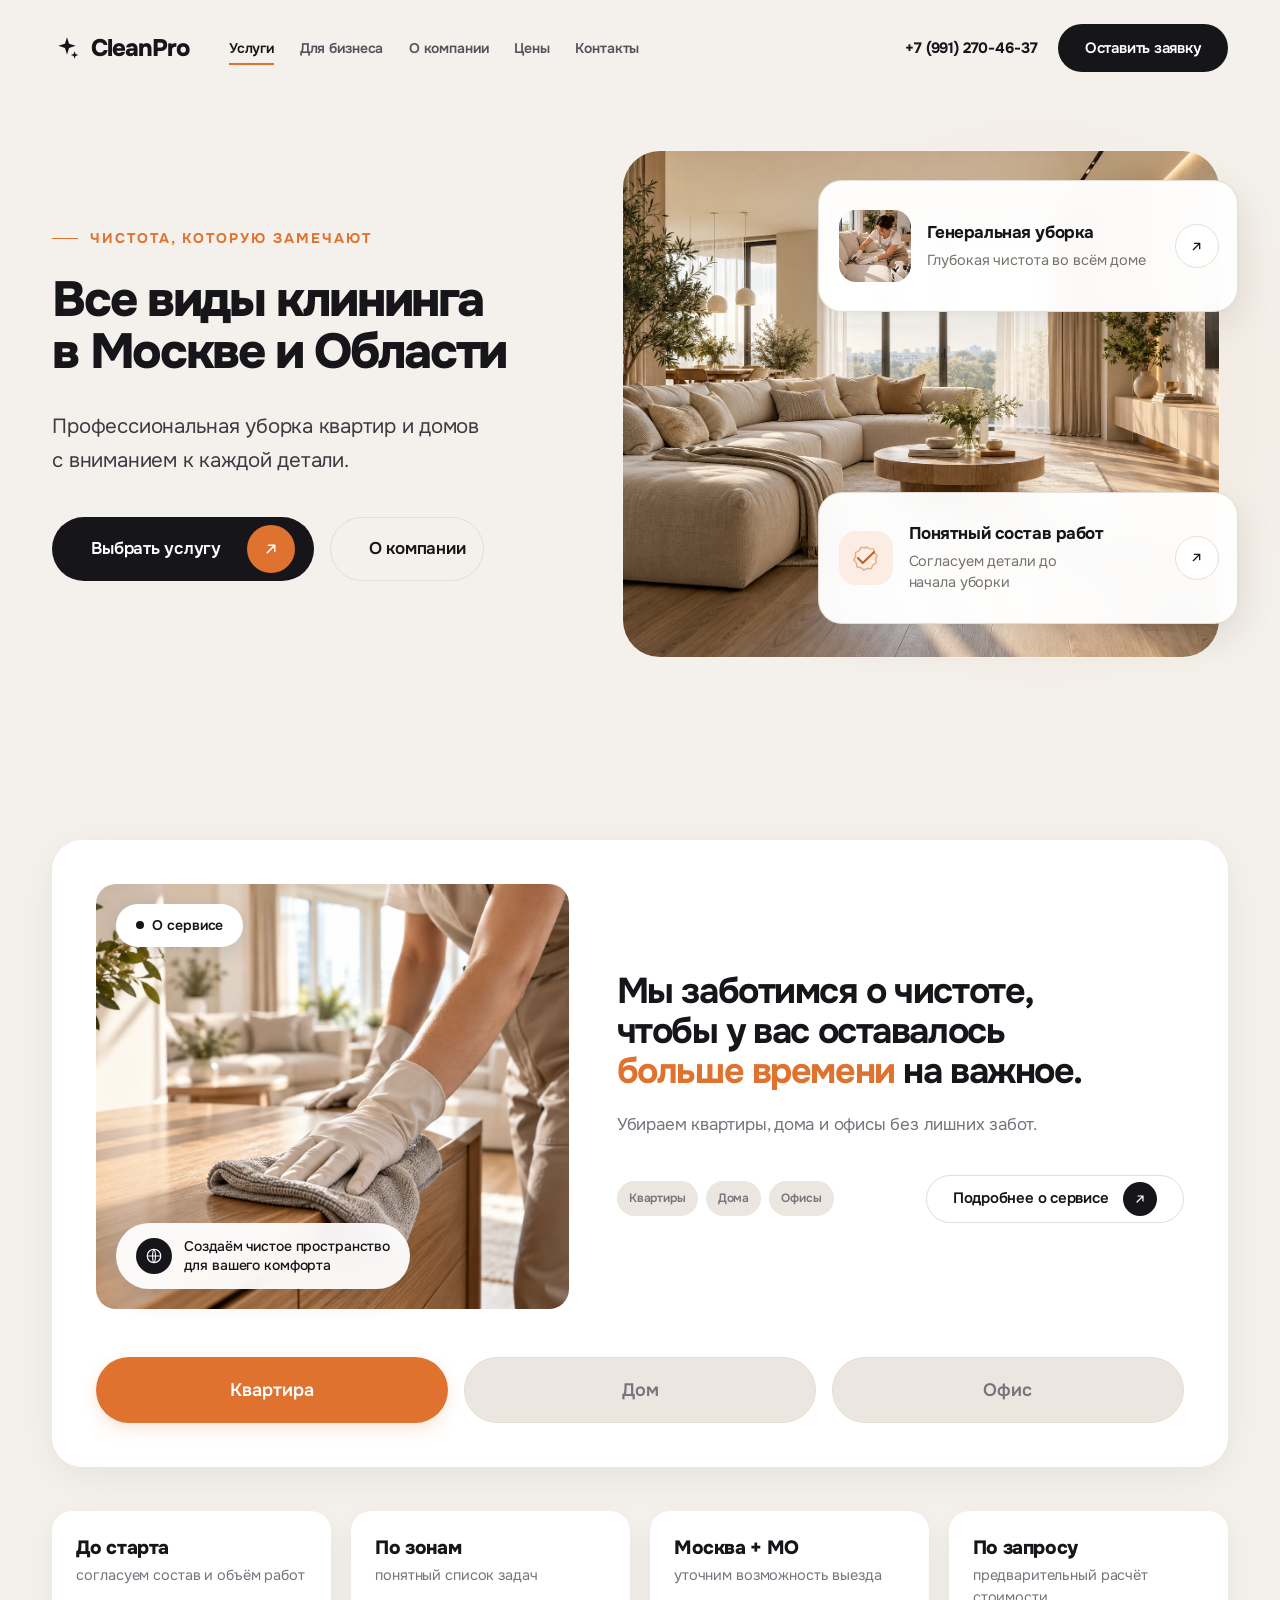
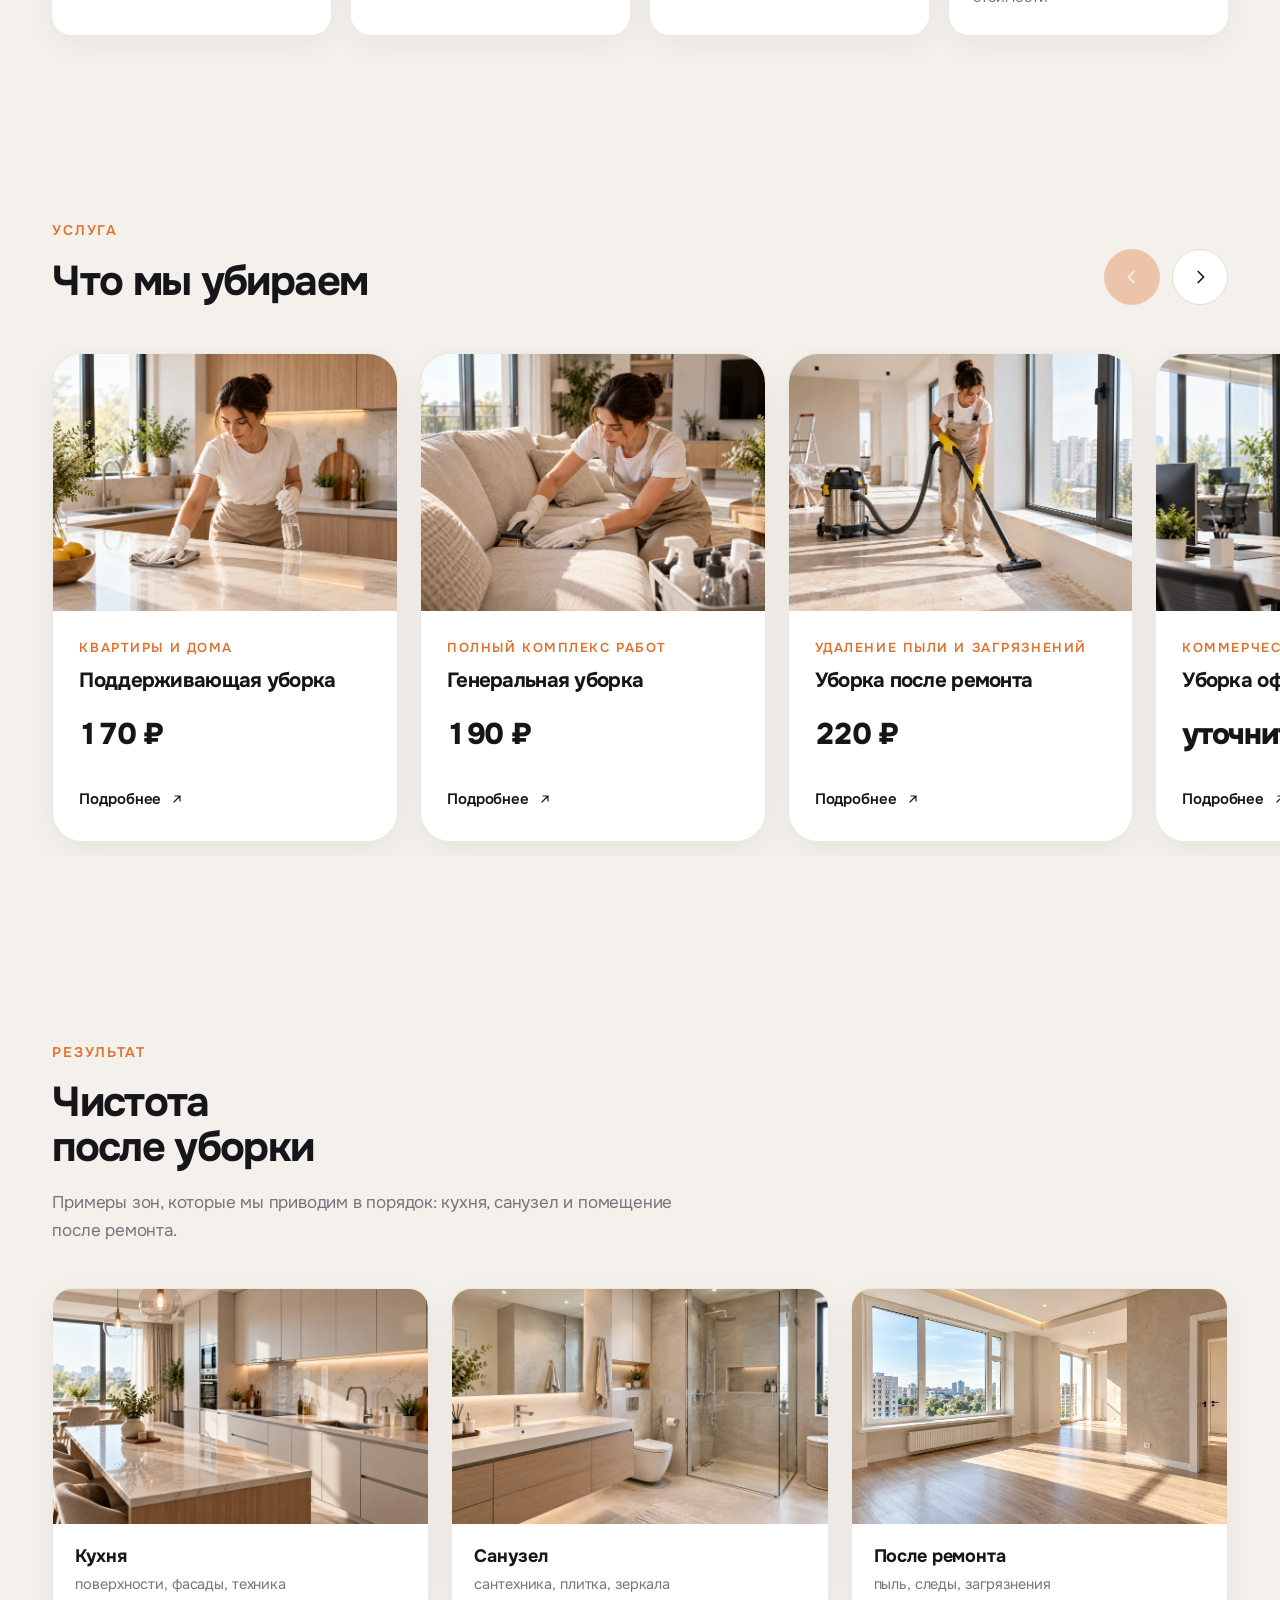
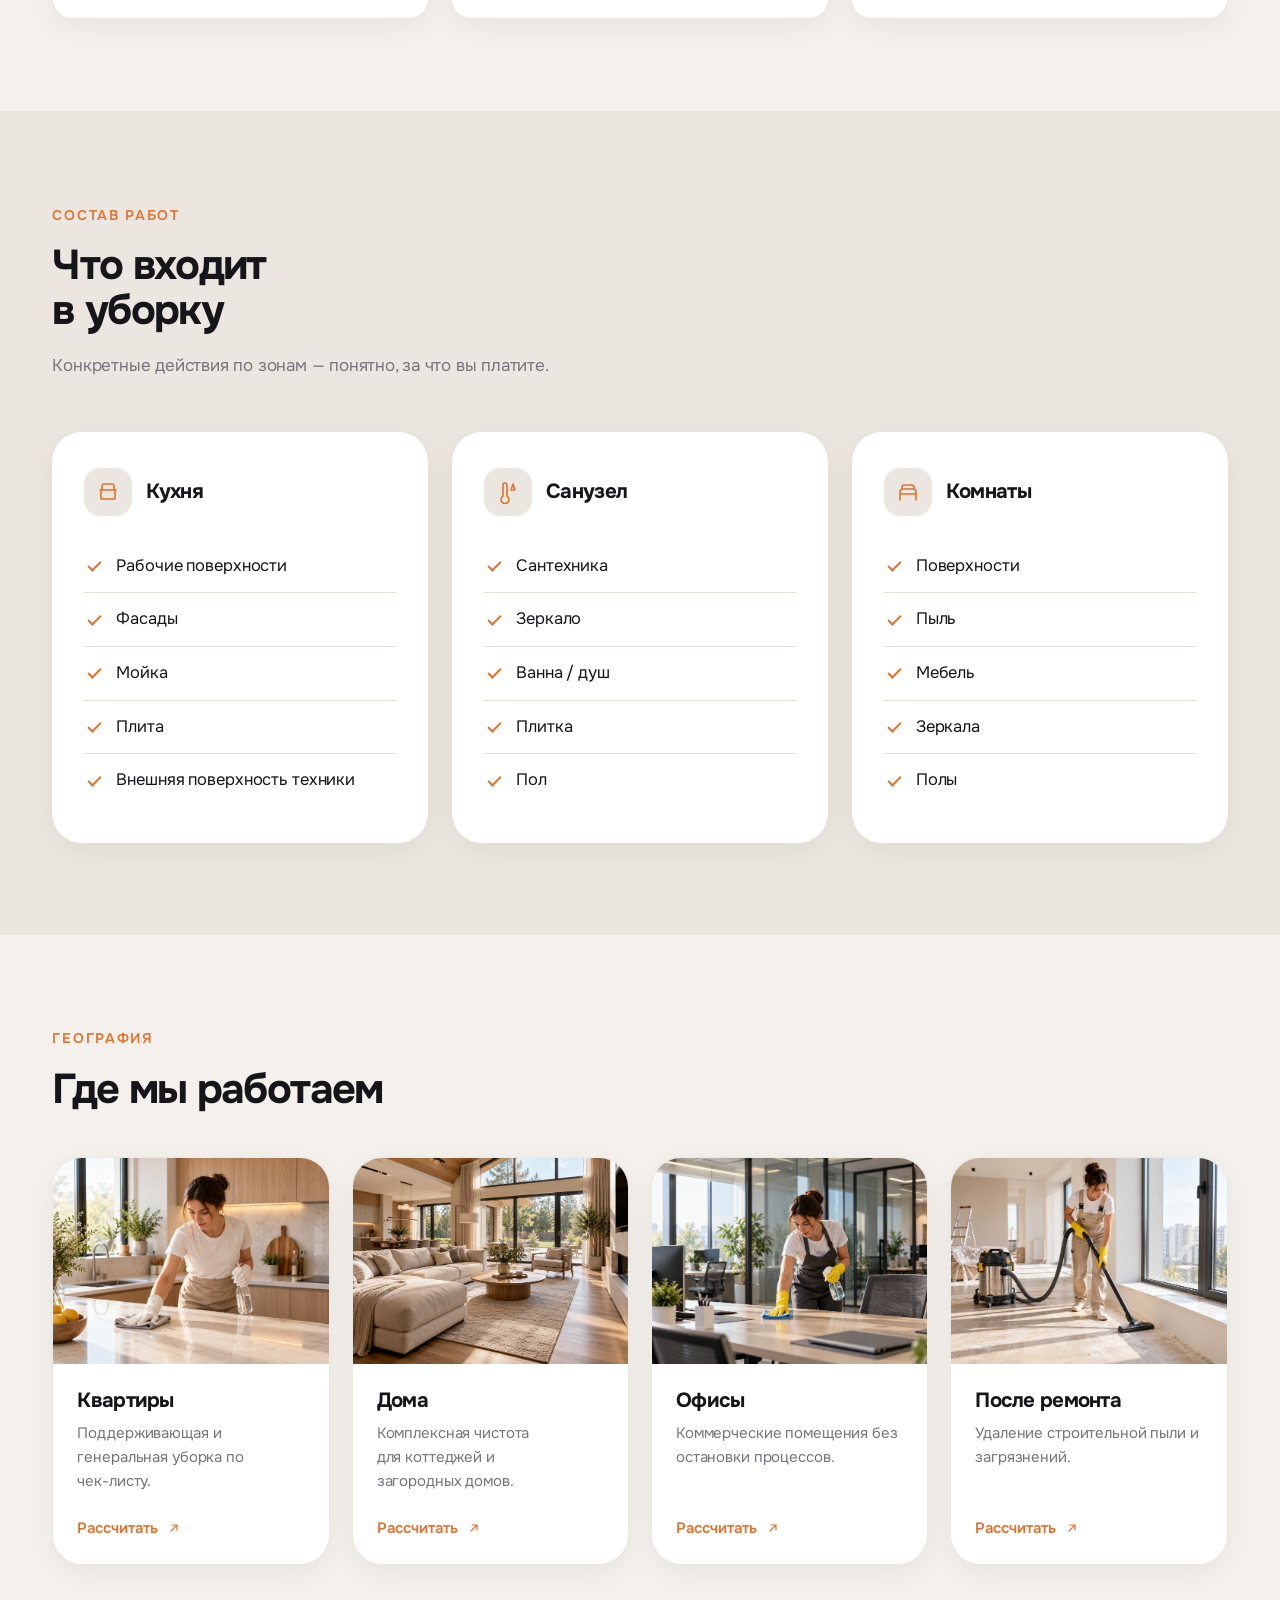
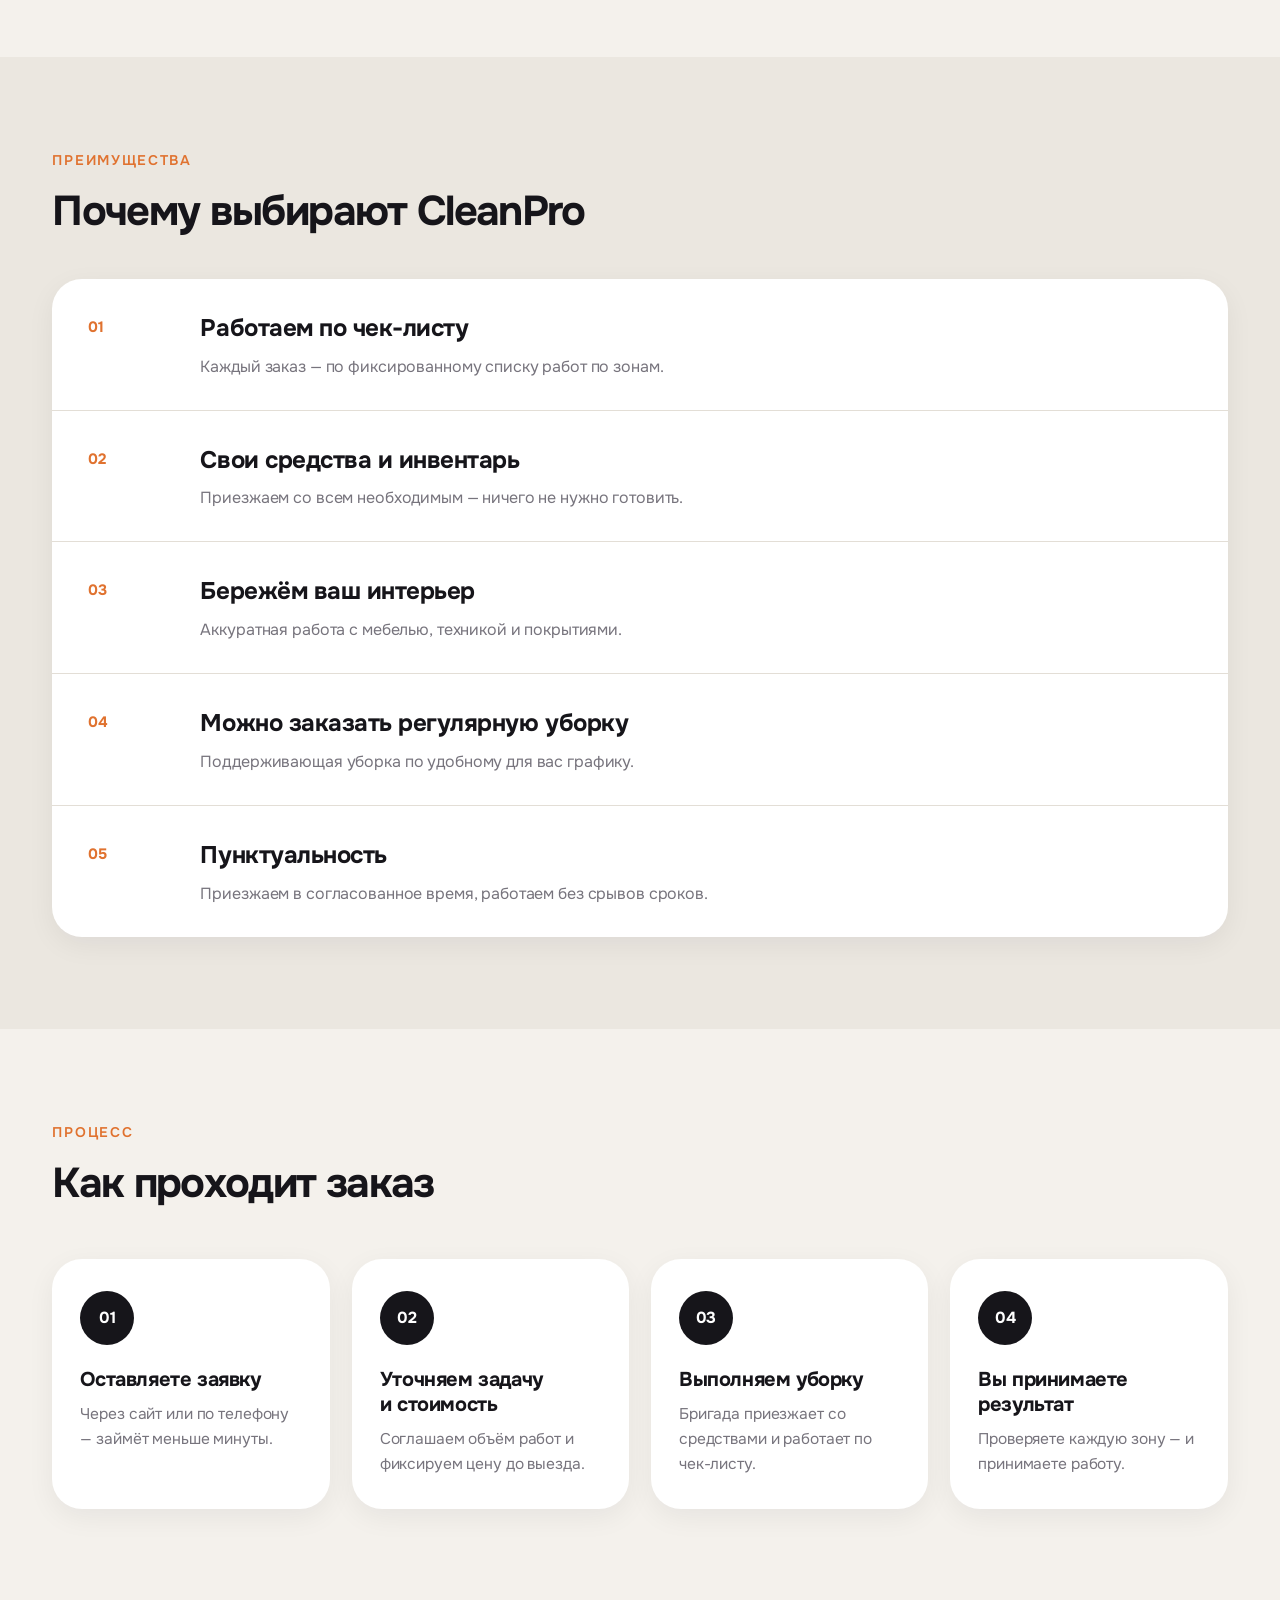
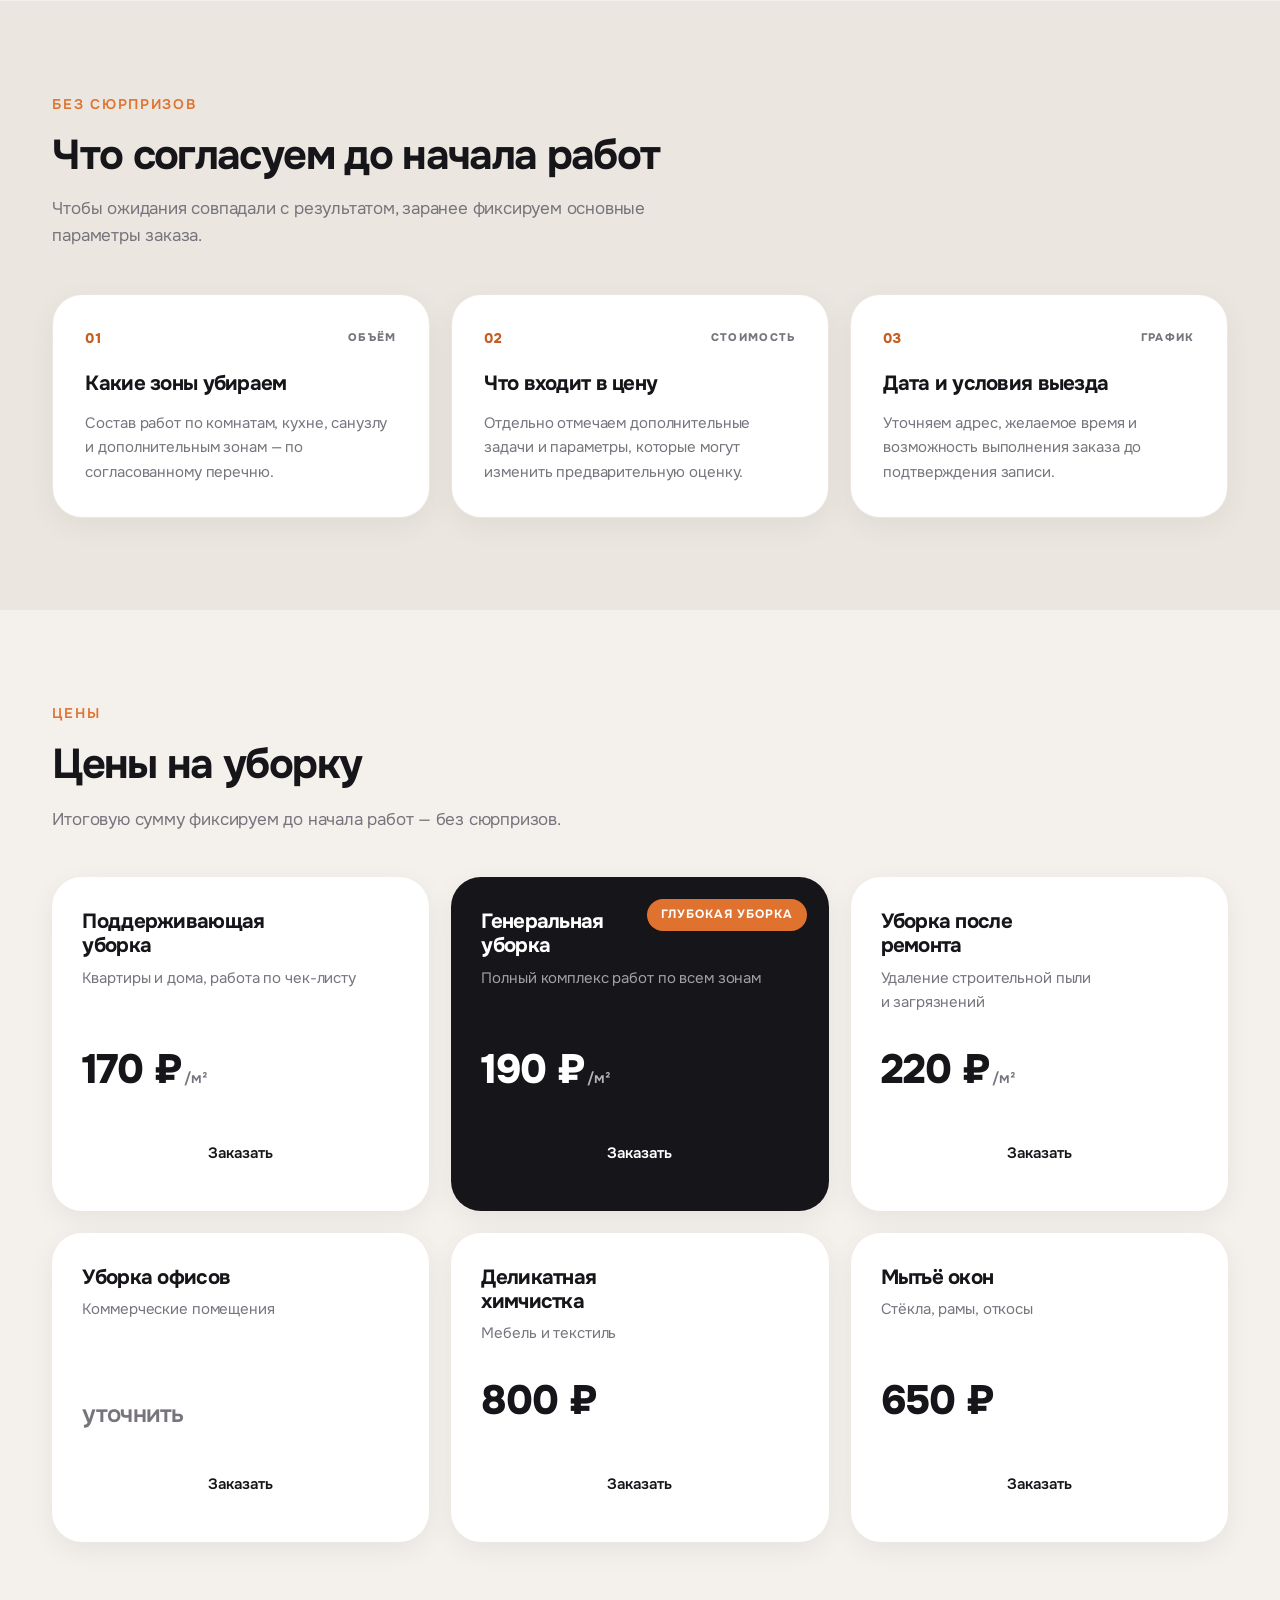
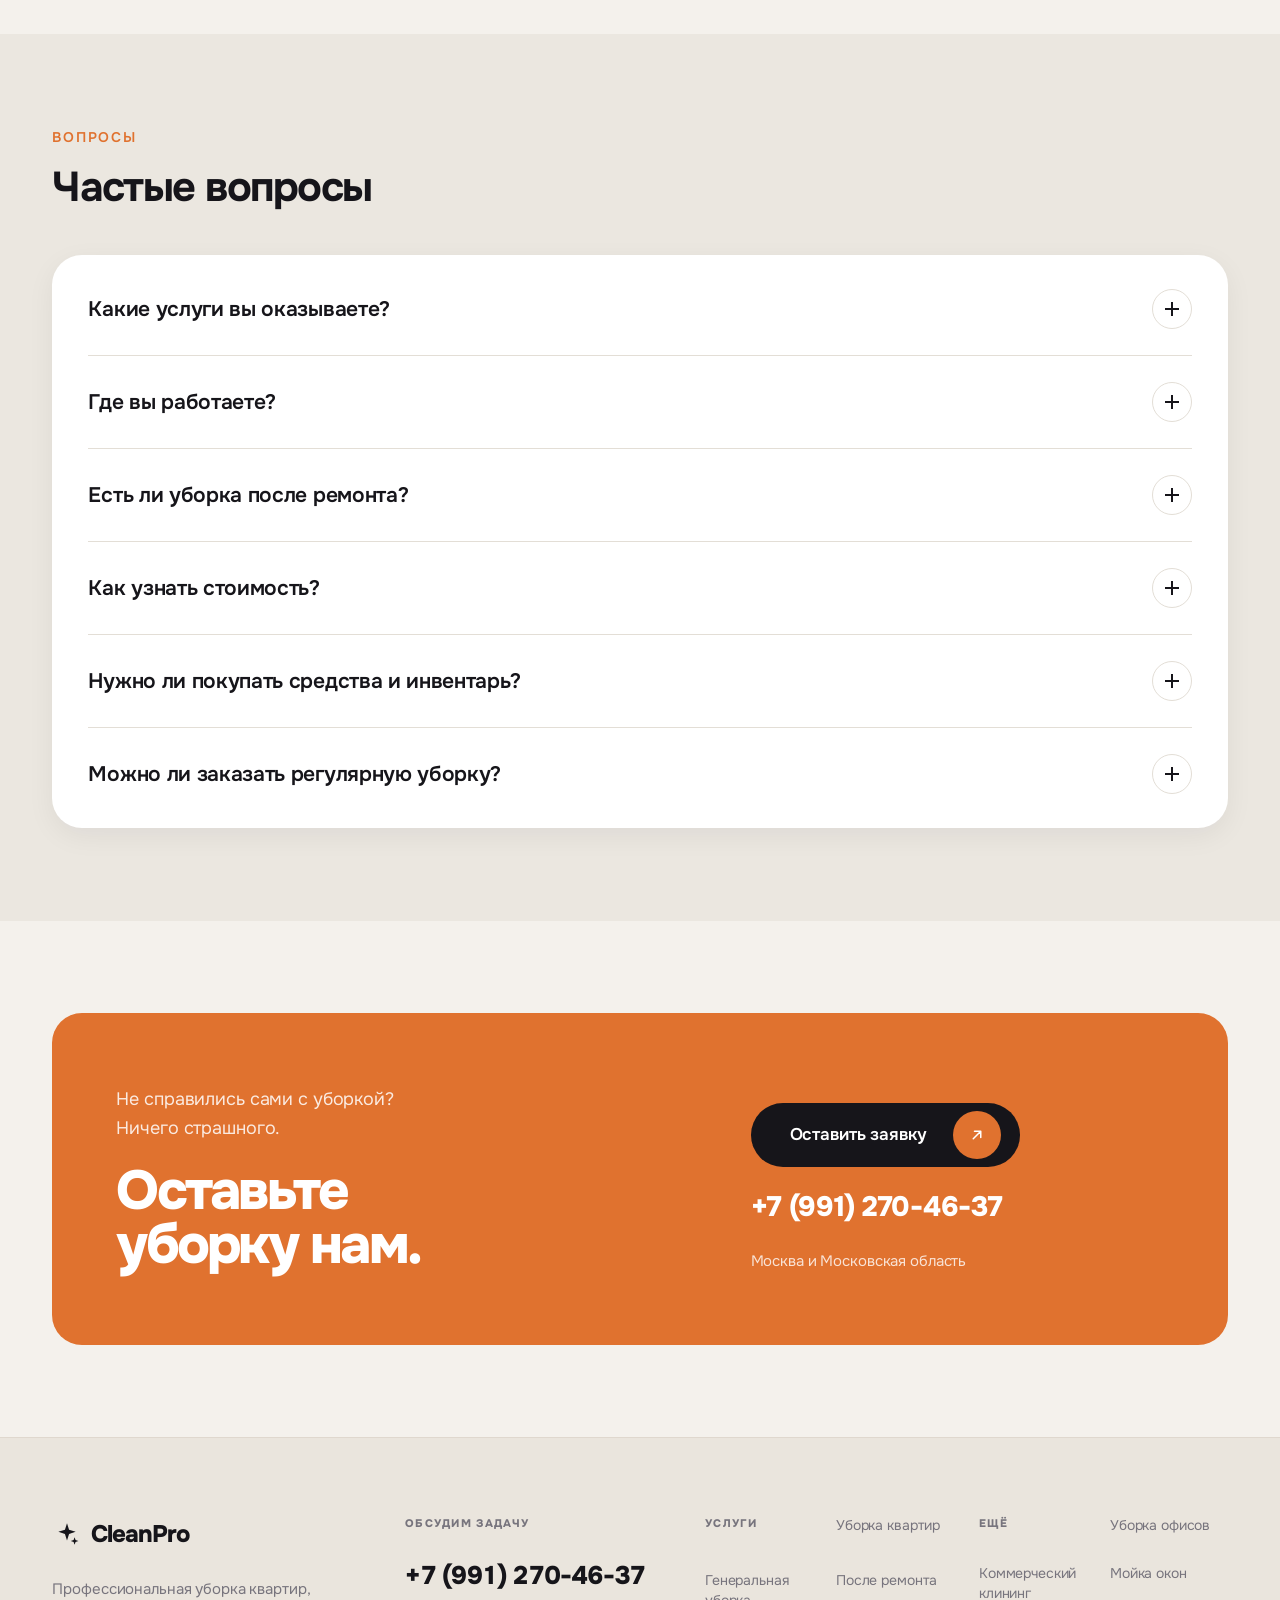
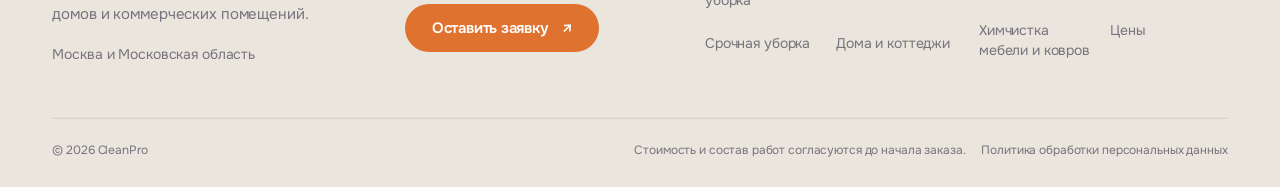
<file: index.html>
<!DOCTYPE html>

<html class="no-js" lang="ru">
<head>
<meta charset="utf-8"/>
<meta content="width=device-width, initial-scale=1" name="viewport"/>
<title>CleanPro — клининг квартир, домов и офисов: чистота, порядок, ваш дом</title>
<meta content="CleanPro: поддерживающая и генеральная уборка, уборка после ремонта, офисов и химчистка. Москва и Московская область." name="description"/>
<link href="https://fonts.googleapis.com" rel="preconnect"/>
<link crossorigin="" href="https://fonts.gstatic.com" rel="preconnect"/>
<link href="https://fonts.googleapis.com/css2?family=Onest:wght@400;500;600;700;800&amp;display=swap" rel="stylesheet"/>
<link href="style.css" rel="stylesheet"/>
<script>document.documentElement.classList.remove('no-js');document.documentElement.classList.add('js');</script>
<meta content="#f4f1ec" name="theme-color"/><style id="cleanpro-home-mobile-heading-fix">
/* Только главный экран index.html: увеличенный H1 на мобильных устройствах. */
@media (max-width: 640px) {
  .hero__title.hero__title--home {
    font-size: clamp(32px, 9vw, 40px);
    line-height: 1.08;
    letter-spacing: -.045em;
  }
}
@media (max-width: 360px) {
  .hero__title.hero__title--home {
    font-size: clamp(29px, 9vw, 32px);
    letter-spacing: -.04em;
  }
}
</style>
</head>
<body data-page="home"><a class="skip-link" href="#main-content">Перейти к содержимому</a>
<!-- ============ HEADER ============ -->
<header class="header" id="top">
<div class="container header__inner">
<a aria-label="CleanPro — на главную" class="logo" href="index.html">
<span aria-hidden="true" class="logo__mark"><svg fill="none" viewbox="0 0 24 24"><path d="M12 2l1.9 6.1L20 10l-6.1 1.9L12 18l-1.9-6.1L4 10l6.1-1.9L12 2z" fill="currentColor"></path><path d="M19 15l.9 2.6L22.5 18.5l-2.6.9L19 22l-.9-2.6-2.6-.9 2.6-.9L19 15z" fill="currentColor"></path></svg></span>
<span class="logo__text">CleanPro</span>
</a>
<nav aria-label="Основная навигация" class="nav">
<a class="nav__link" data-nav="services" href="index.html#services">Услуги</a>
<a class="nav__link" data-nav="business" href="uborka-ofisov.html">Для бизнеса</a>
<a class="nav__link" data-nav="about" href="index.html#about">О компании</a>
<a class="nav__link" data-nav="prices" href="tseny.html">Цены</a>
<a class="nav__link" data-nav="contacts" href="index.html#footer">Контакты</a>
</nav>
<div class="header__right">
<a class="header__phone" href="tel:+79912704637">+7 (991) 270-46-37</a>
<button class="btn btn--dark btn--sm" data-popup="" type="button">Оставить заявку</button>
</div>
<button aria-controls="mobile-menu" aria-expanded="false" aria-label="Открыть меню" class="burger" id="burger" type="button">
<span></span><span></span><span></span>
</button>
</div>
</header>
<!-- Mobile menu -->
<div class="mmenu" hidden="" id="mobile-menu">
<div class="mmenu__head">
<a aria-label="CleanPro — на главную" class="logo" href="index.html"><span aria-hidden="true" class="logo__mark"><svg fill="none" viewbox="0 0 24 24"><path d="M12 2l1.9 6.1L20 10l-6.1 1.9L12 18l-1.9-6.1L4 10l6.1-1.9L12 2z" fill="currentColor"></path></svg></span><span class="logo__text">CleanPro</span></a>
<button aria-label="Закрыть меню" class="mmenu__close" id="mmenu-close" type="button"><svg fill="none" viewbox="0 0 24 24"><path d="M6 6l12 12M18 6L6 18" stroke="currentColor" stroke-linecap="round" stroke-width="1.8"></path></svg></button>
</div>
<nav aria-label="Мобильная навигация" class="mmenu__nav">
<a class="mmenu__link" data-nav="services" href="index.html#services">Все услуги</a>
<a class="mmenu__link" href="uborka-kvartir.html">Уборка квартир</a>
<a class="mmenu__link" href="generalnaya-uborka.html">Генеральная уборка</a>
<a class="mmenu__link" href="uborka-posle-remonta.html">Уборка после ремонта</a>
<a class="mmenu__link" href="srochnaya-uborka.html">Срочная уборка</a>
<a class="mmenu__link" href="uborka-domov-i-kottedzhey.html">Дома и коттеджи</a>
<a class="mmenu__link" href="uborka-ofisov.html">Уборка офисов</a>
<a class="mmenu__link" href="uborka-kommercheskikh-pomeshcheniy.html">Коммерческие помещения</a>
<a class="mmenu__link" href="moika-okon.html">Мойка окон</a>
<a class="mmenu__link" href="himchistka-mebeli-i-kovrov.html">Химчистка мебели и ковров</a>
<a class="mmenu__link" data-nav="prices" href="tseny.html">Цены</a>
<a class="mmenu__link" href="index.html#about">О компании</a>
</nav>
<div class="mmenu__foot">
<a class="mmenu__phone" href="tel:+79912704637">+7 (991) 270-46-37</a>
<button class="btn btn--accent" data-popup="" type="button">Оставить заявку</button>
<p class="mmenu__geo">Москва и Московская область</p>
</div>
</div>
<main id="main-content">
<!-- ============ 01 HERO ============ -->
<section class="hero">
<div class="container hero__inner">
<div class="hero__left" data-reveal="">
<p class="hero__eyebrow">Чистота, которую замечают</p>
<h1 class="hero__title hero__title--home"><span>Все виды клининга</span><span>в Москве и Области</span></h1>
<p class="hero__sub">Профессиональная уборка квартир и домов<br/>с вниманием к каждой детали.</p>
<div class="hero__actions">
<a class="btn btn--dark btn--lg" href="#services">
<span>Выбрать услугу</span>
<span aria-hidden="true" class="btn__ico">
<svg fill="none" viewbox="0 0 24 24"><path d="M7.5 16.5 16.5 7.5M9 7.5h7.5V15" stroke="currentColor" stroke-linecap="round" stroke-linejoin="round" stroke-width="1.8"></path></svg>
</span>
</a>
<a class="btn btn--outline btn--lg" href="#about">О компании</a>
</div>
</div>
<div class="hero__visual" data-reveal="" style="--d:.12s">
<img alt="Чистая гостиная после уборки" class="hero__photo" fetchpriority="high" src="assets-20-photos/home-hero.webp"/>
<article class="fcard fcard--service">
<img alt="" src="assets-20-photos/home-service-general.webp"/>
<div class="fcard__body">
<h2 class="fcard__title">Генеральная уборка</h2>
<p class="fcard__text">Глубокая чистота во всём доме</p>
</div>
<a aria-label="Подробнее про генеральную уборку" class="fcard__go" href="#services">
<svg fill="none" viewbox="0 0 24 24"><path d="M7.5 16.5 16.5 7.5M9 7.5h7.5V15" stroke="currentColor" stroke-linecap="round" stroke-linejoin="round" stroke-width="1.8"></path></svg>
</a>
</article>
<article class="fcard fcard--proof">
<div class="fcard__proof-mark" aria-hidden="true"><svg viewBox="0 0 24 24" fill="none"><path d="m5 12 4.2 4.2L19 6.8" stroke="currentColor" stroke-width="1.8" stroke-linecap="round" stroke-linejoin="round"/><path d="M12 2.5 15 4l3.4.2.7 3.3 2.4 2.4-1.3 3.1.6 3.3-2.9 1.7-1.4 3.1-3.4-.2-3 1.5-2.6-2.1-3.3-.7-.5-3.4-2.1-2.6 1.5-3-.1-3.4 3.1-1.4 1.7-2.9 3.3.6Z" stroke="currentColor" stroke-width="1.2" opacity=".45"/></svg></div><div class="fcard__body">
<h2 class="fcard__title">Понятный состав работ</h2>
<p class="fcard__text">Согласуем детали до начала уборки</p>
</div>
<button aria-label="Рассчитать стоимость" class="fcard__go" data-popup="" type="button">
<svg fill="none" viewbox="0 0 24 24"><path d="M7.5 16.5 16.5 7.5M9 7.5h7.5V15" stroke="currentColor" stroke-linecap="round" stroke-linejoin="round" stroke-width="1.8"></path></svg>
</button>
</article>
</div>
</div>
</section>
<!-- ============ 02 TRUST / SOCIAL PROOF ============ -->
<section class="section about" id="about">
<div class="container">
<div class="about__card" data-reveal="">
<div class="about__media">
<span class="tag-pill"><span class="tag-pill__dot"></span>О сервисе</span>
<img alt="Средства и инвентарь для уборки" loading="lazy" src="assets-20-photos/home-about.webp"/>
<p class="about__note">
<span aria-hidden="true" class="about__note-ico">
<svg fill="none" viewbox="0 0 24 24"><circle cx="12" cy="12" r="9" stroke="currentColor" stroke-width="1.6"></circle><path d="M3 12h18M12 3c2.5 2.6 2.5 15.4 0 18M12 3c-2.5 2.6-2.5 15.4 0 18" stroke="currentColor" stroke-width="1.4"></path></svg>
</span>
          Создаём чистое пространство<br/>для вашего комфорта
        </p>
</div>
<div class="about__content">
<h2 class="about__title">Мы заботимся о чистоте, чтобы у вас оставалось <span class="accent">больше времени</span> на важное.</h2>
<p class="about__lead">Убираем квартиры, дома и офисы без лишних забот.</p>
<div class="about__row">
<div aria-label="Основные типы объектов" class="about__topics"><span>Квартиры</span><span>Дома</span><span>Офисы</span></div>
<a class="btn btn--outline btn--sm" href="#process">
<span>Подробнее о сервисе</span>
<span aria-hidden="true" class="btn__arrow">
<svg fill="none" viewbox="0 0 24 24"><path d="M7.5 16.5 16.5 7.5M9 7.5h7.5V15" stroke="currentColor" stroke-linecap="round" stroke-linejoin="round" stroke-width="1.8"></path></svg>
</span>
</a>
</div>
</div>
<div aria-label="Тип объекта" class="tabs" role="tablist">
<button aria-selected="true" class="tab is-on" data-obj="flat" role="tab">Квартира</button>
<button aria-selected="false" class="tab" data-obj="house" role="tab">Дом</button>
<button aria-selected="false" class="tab" data-obj="office" role="tab">Офис</button>
</div>
</div>
<ul class="trust__stats" data-reveal="" style="--d:.1s">
<li class="stat"><strong class="stat__num">До старта</strong><span class="stat__label">согласуем состав и объём работ</span></li>
<li class="stat"><strong class="stat__num">По зонам</strong><span class="stat__label">понятный список задач</span></li>
<li class="stat"><strong class="stat__num">Москва + МО</strong><span class="stat__label">уточним возможность выезда</span></li>
<li class="stat"><strong class="stat__num">По запросу</strong><span class="stat__label">предварительный расчёт стоимости</span></li>
</ul>
</div>
</section>
<!-- ============ 03 SERVICES ============ -->
<section class="section services" id="services">
<div class="container">
<div class="services__head" data-reveal="">
<div>
<p class="eyebrow">Услуга</p>
<h2 class="h2">Что мы убираем</h2>
</div>
<div class="rail-nav">
<button aria-label="Предыдущие услуги" class="rail-btn rail-btn--accent" id="rail-prev">
<svg fill="none" viewbox="0 0 24 24"><path d="M14 6l-6 6 6 6" stroke="currentColor" stroke-linecap="round" stroke-linejoin="round" stroke-width="1.8"></path></svg>
</button>
<button aria-label="Следующие услуги" class="rail-btn" id="rail-next">
<svg fill="none" viewbox="0 0 24 24"><path d="M10 6l6 6-6 6" stroke="currentColor" stroke-linecap="round" stroke-linejoin="round" stroke-width="1.8"></path></svg>
</button>
</div>
</div>
</div>
<div class="rail" data-reveal="" id="rail" style="--d:.1s">
<article class="svc">
<div class="svc__img"><img alt="Поддерживающая уборка" loading="lazy" src="assets-20-photos/home-service-maintenance.webp"/></div>
<div class="svc__body">
<p class="svc__tag">Квартиры и дома</p>
<h3 class="svc__name">Поддерживающая уборка</h3>
<p class="svc__price">170 ₽</p>
<a class="svc__cta" href="uborka-kvartir.html">Подробнее
          <svg fill="none" viewbox="0 0 24 24"><path d="M7.5 16.5 16.5 7.5M9 7.5h7.5V15" stroke="currentColor" stroke-linecap="round" stroke-linejoin="round" stroke-width="1.8"></path></svg>
</a>
</div>
</article>
<article class="svc">
<div class="svc__img"><img alt="Генеральная уборка" loading="lazy" src="assets-20-photos/home-service-general.webp"/></div>
<div class="svc__body">
<p class="svc__tag">Полный комплекс работ</p>
<h3 class="svc__name">Генеральная уборка</h3>
<p class="svc__price">190 ₽</p>
<a class="svc__cta" href="generalnaya-uborka.html">Подробнее
          <svg fill="none" viewbox="0 0 24 24"><path d="M7.5 16.5 16.5 7.5M9 7.5h7.5V15" stroke="currentColor" stroke-linecap="round" stroke-linejoin="round" stroke-width="1.8"></path></svg>
</a>
</div>
</article>
<article class="svc">
<div class="svc__img"><img alt="Уборка после ремонта" loading="lazy" src="assets-20-photos/home-service-after-renovation.webp"/></div>
<div class="svc__body">
<p class="svc__tag">Удаление пыли и загрязнений</p>
<h3 class="svc__name">Уборка после ремонта</h3>
<p class="svc__price">220 ₽</p>
<a class="svc__cta" href="uborka-posle-remonta.html">Подробнее
          <svg fill="none" viewbox="0 0 24 24"><path d="M7.5 16.5 16.5 7.5M9 7.5h7.5V15" stroke="currentColor" stroke-linecap="round" stroke-linejoin="round" stroke-width="1.8"></path></svg>
</a>
</div>
</article>
<article class="svc">
<div class="svc__img"><img alt="Уборка офисов" loading="lazy" src="assets-20-photos/home-service-office.webp"/></div>
<div class="svc__body">
<p class="svc__tag">Коммерческие помещения</p>
<h3 class="svc__name">Уборка офисов</h3>
<p class="svc__price">уточнить</p>
<a class="svc__cta" href="uborka-ofisov.html">Подробнее
          <svg fill="none" viewbox="0 0 24 24"><path d="M7.5 16.5 16.5 7.5M9 7.5h7.5V15" stroke="currentColor" stroke-linecap="round" stroke-linejoin="round" stroke-width="1.8"></path></svg>
</a>
</div>
</article>
<article class="svc">
<div class="svc__img"><img alt="Деликатная химчистка" loading="lazy" src="assets-20-photos/home-service-upholstery.webp"/></div>
<div class="svc__body">
<p class="svc__tag">Мебель и текстиль</p>
<h3 class="svc__name">Деликатная химчистка</h3>
<p class="svc__price">800 ₽</p>
<a class="svc__cta" href="himchistka-mebeli-i-kovrov.html">Подробнее
          <svg fill="none" viewbox="0 0 24 24"><path d="M7.5 16.5 16.5 7.5M9 7.5h7.5V15" stroke="currentColor" stroke-linecap="round" stroke-linejoin="round" stroke-width="1.8"></path></svg>
</a>
</div>
</article>
</div>
</section>
<!-- ============ 04 RESULT / BEFORE & AFTER ============ -->
<section class="section result" id="result">
<div class="container">
<div class="result__head" data-reveal="">
<p class="eyebrow">Результат</p>
<h2 class="h2">Чистота<br/>после уборки</h2>
<p class="section__lead">Примеры зон, которые мы приводим в порядок: кухня, санузел и помещение после ремонта.</p>
</div>
<div class="cases" data-reveal="" style="--d:.1s">
<figure class="case">
<img alt="Кухня после поддерживающей уборки" loading="lazy" src="assets-20-photos/home-result-kitchen.webp"/>
<figcaption><strong>Кухня</strong><span>поверхности, фасады, техника</span></figcaption>
</figure>
<figure class="case">
<img alt="Санузел после уборки" loading="lazy" src="assets-20-photos/home-result-bathroom.webp"/>
<figcaption><strong>Санузел</strong><span>сантехника, плитка, зеркала</span></figcaption>
</figure>
<figure class="case">
<img alt="Помещение после ремонта" loading="lazy" src="assets-20-photos/home-result-renovation.webp"/>
<figcaption><strong>После ремонта</strong><span>пыль, следы, загрязнения</span></figcaption>
</figure>
</div>
</div>
</section>
<!-- ============ 05 WHAT'S INCLUDED ============ -->
<section class="section included" id="included">
<div class="container">
<div class="included__head" data-reveal="">
<p class="eyebrow">Состав работ</p>
<h2 class="h2">Что входит<br/>в уборку</h2>
<p class="section__lead">Конкретные действия по зонам — понятно, за что вы платите.</p>
</div>
<div class="zones">
<div class="zone" data-reveal="">
<div class="zone__head">
<span aria-hidden="true" class="zone__ico">
<svg fill="none" viewbox="0 0 24 24"><path d="M4 10h16M6 10V6a2 2 0 012-2h8a2 2 0 012 2v4M5 10v9h14v-9" stroke="currentColor" stroke-linecap="round" stroke-linejoin="round" stroke-width="1.6"></path></svg>
</span>
<h3 class="zone__title">Кухня</h3>
</div>
<ul class="zone__list">
<li>Рабочие поверхности</li>
<li>Фасады</li>
<li>Мойка</li>
<li>Плита</li>
<li>Внешняя поверхность техники</li>
</ul>
</div>
<div class="zone" data-reveal="" style="--d:.08s">
<div class="zone__head">
<span aria-hidden="true" class="zone__ico">
<svg fill="none" viewbox="0 0 24 24"><path d="M7 10V5a2 2 0 014 0v11a4 4 0 11-4 0V10M17 4l-2 6h4l-2-6z" stroke="currentColor" stroke-linecap="round" stroke-linejoin="round" stroke-width="1.6"></path></svg>
</span>
<h3 class="zone__title">Санузел</h3>
</div>
<ul class="zone__list">
<li>Сантехника</li>
<li>Зеркало</li>
<li>Ванна / душ</li>
<li>Плитка</li>
<li>Пол</li>
</ul>
</div>
<div class="zone" data-reveal="" style="--d:.16s">
<div class="zone__head">
<span aria-hidden="true" class="zone__ico">
<svg fill="none" viewbox="0 0 24 24"><path d="M4 18v-6a3 3 0 013-3h10a3 3 0 013 3v6M4 14h16M6 9V7a2 2 0 012-2h8a2 2 0 012 2v2M4 18v2M20 18v2" stroke="currentColor" stroke-linecap="round" stroke-linejoin="round" stroke-width="1.6"></path></svg>
</span>
<h3 class="zone__title">Комнаты</h3>
</div>
<ul class="zone__list">
<li>Поверхности</li>
<li>Пыль</li>
<li>Мебель</li>
<li>Зеркала</li>
<li>Полы</li>
</ul>
</div>
</div>
</div>
</section>
<!-- ============ 06 WHERE WE CLEAN ============ -->
<section class="section where" id="where">
<div class="container">
<div class="where__head" data-reveal="">
<p class="eyebrow">География</p>
<h2 class="h2">Где мы работаем</h2>
</div>
<div class="where__grid">
<article class="place" data-reveal="">
<img alt="Уборка квартиры" loading="lazy" src="assets-20-photos/home-service-maintenance.webp"/>
<div class="place__body">
<h3 class="place__name">Квартиры</h3>
<p class="place__desc">Поддерживающая и генеральная уборка по чек-листу.</p>
<button class="place__link" data-popup="" data-service="flat" type="button">Рассчитать
            <svg fill="none" viewbox="0 0 24 24"><path d="M7.5 16.5 16.5 7.5M9 7.5h7.5V15" stroke="currentColor" stroke-linecap="round" stroke-linejoin="round" stroke-width="1.8"></path></svg>
</button>
</div>
</article>
<article class="place" data-reveal="" style="--d:.06s">
<img alt="Уборка дома" loading="lazy" src="assets-20-photos/home-where-house.webp"/>
<div class="place__body">
<h3 class="place__name">Дома</h3>
<p class="place__desc">Комплексная чистота для коттеджей и загородных домов.</p>
<button class="place__link" data-popup="" type="button">Рассчитать
            <svg fill="none" viewbox="0 0 24 24"><path d="M7.5 16.5 16.5 7.5M9 7.5h7.5V15" stroke="currentColor" stroke-linecap="round" stroke-linejoin="round" stroke-width="1.8"></path></svg>
</button>
</div>
</article>
<article class="place" data-reveal="" style="--d:.12s">
<img alt="Уборка офиса" loading="lazy" src="assets-20-photos/home-service-office.webp"/>
<div class="place__body">
<h3 class="place__name">Офисы</h3>
<p class="place__desc">Коммерческие помещения без остановки процессов.</p>
<button class="place__link" data-popup="" data-service="office" type="button">Рассчитать
            <svg fill="none" viewbox="0 0 24 24"><path d="M7.5 16.5 16.5 7.5M9 7.5h7.5V15" stroke="currentColor" stroke-linecap="round" stroke-linejoin="round" stroke-width="1.8"></path></svg>
</button>
</div>
</article>
<article class="place" data-reveal="" style="--d:.18s">
<img alt="Уборка после ремонта" loading="lazy" src="assets-20-photos/home-service-after-renovation.webp"/>
<div class="place__body">
<h3 class="place__name">После ремонта</h3>
<p class="place__desc">Удаление строительной пыли и загрязнений.</p>
<button class="place__link" data-popup="" data-service="post-renovation" type="button">Рассчитать
            <svg fill="none" viewbox="0 0 24 24"><path d="M7.5 16.5 16.5 7.5M9 7.5h7.5V15" stroke="currentColor" stroke-linecap="round" stroke-linejoin="round" stroke-width="1.8"></path></svg>
</button>
</div>
</article>
</div>
</div>
</section>
<!-- ============ 07 WHY CLEANPRO ============ -->
<section class="section why" id="why">
<div class="container">
<div class="why__head" data-reveal="">
<p class="eyebrow">Преимущества</p>
<h2 class="h2">Почему выбирают CleanPro</h2>
</div>
<ul class="why__list">
<li class="why__row" data-reveal="">
<span class="why__num">01</span>
<div>
<h3 class="why__title">Работаем по чек-листу</h3>
<p class="why__text">Каждый заказ — по фиксированному списку работ по зонам.</p>
</div>
</li>
<li class="why__row" data-reveal="" style="--d:.05s">
<span class="why__num">02</span>
<div>
<h3 class="why__title">Свои средства и инвентарь</h3>
<p class="why__text">Приезжаем со всем необходимым — ничего не нужно готовить.</p>
</div>
</li>
<li class="why__row" data-reveal="" style="--d:.1s">
<span class="why__num">03</span>
<div>
<h3 class="why__title">Бережём ваш интерьер</h3>
<p class="why__text">Аккуратная работа с мебелью, техникой и покрытиями.</p>
</div>
</li>
<li class="why__row" data-reveal="" style="--d:.15s">
<span class="why__num">04</span>
<div>
<h3 class="why__title">Можно заказать регулярную уборку</h3>
<p class="why__text">Поддерживающая уборка по удобному для вас графику.</p>
</div>
</li>
<li class="why__row" data-reveal="" style="--d:.2s">
<span class="why__num">05</span>
<div>
<h3 class="why__title">Пунктуальность</h3>
<p class="why__text">Приезжаем в согласованное время, работаем без срывов сроков.</p>
</div>
</li>
</ul>
</div>
</section>
<!-- ============ 08 PROCESS ============ -->
<section class="section process" id="process">
<div class="container">
<div class="process__head" data-reveal="">
<p class="eyebrow">Процесс</p>
<h2 class="h2">Как проходит заказ</h2>
</div>
<ol class="steps">
<li class="step" data-reveal="">
<span class="step__num">01</span>
<h3 class="step__title">Оставляете заявку</h3>
<p class="step__text">Через сайт или по телефону — займёт меньше минуты.</p>
</li>
<li class="step" data-reveal="" style="--d:.07s">
<span class="step__num">02</span>
<h3 class="step__title">Уточняем задачу и стоимость</h3>
<p class="step__text">Соглашаем объём работ и фиксируем цену до выезда.</p>
</li>
<li class="step" data-reveal="" style="--d:.14s">
<span class="step__num">03</span>
<h3 class="step__title">Выполняем уборку</h3>
<p class="step__text">Бригада приезжает со средствами и работает по чек-листу.</p>
</li>
<li class="step" data-reveal="" style="--d:.21s">
<span class="step__num">04</span>
<h3 class="step__title">Вы принимаете результат</h3>
<p class="step__text">Проверяете каждую зону — и принимаете работу.</p>
</li>
</ol>
</div>
</section>
<!-- ============ 09 ORDER CLARITY ============ -->
<section class="section assurance" id="assurance">
<div class="container">
<div class="reviews__head" data-reveal="">
<p class="eyebrow">Без сюрпризов</p>
<h2 class="h2">Что согласуем до начала работ</h2>
<p class="section__lead">Чтобы ожидания совпадали с результатом, заранее фиксируем основные параметры заказа.</p>
</div>
<div class="assurance__grid">
<article class="assurance-card" data-reveal="">
<div class="assurance-card__top"><span class="assurance-card__num">01</span><span class="assurance-card__label">Объём</span></div>
<h3>Какие зоны убираем</h3>
<p>Состав работ по комнатам, кухне, санузлу и дополнительным зонам — по согласованному перечню.</p>
</article>
<article class="assurance-card" data-reveal="" style="--d:.08s">
<div class="assurance-card__top"><span class="assurance-card__num">02</span><span class="assurance-card__label">Стоимость</span></div>
<h3>Что входит в цену</h3>
<p>Отдельно отмечаем дополнительные задачи и параметры, которые могут изменить предварительную оценку.</p>
</article>
<article class="assurance-card" data-reveal="" style="--d:.16s">
<div class="assurance-card__top"><span class="assurance-card__num">03</span><span class="assurance-card__label">График</span></div>
<h3>Дата и условия выезда</h3>
<p>Уточняем адрес, желаемое время и возможность выполнения заказа до подтверждения записи.</p>
</article>
</div>
</div>
</section>
<!-- ============ 10 PRICING ============ -->
<section class="section pricing" id="pricing">
<div class="container">
<div class="pricing__head" data-reveal="">
<p class="eyebrow">Цены</p>
<h2 class="h2">Цены на уборку</h2>
<p class="section__lead">Итоговую сумму фиксируем до начала работ — без сюрпризов.</p>
</div>
<div class="prices" data-reveal="" style="--d:.1s">
<article class="pcard">
<img class="pcard__image" src="assets-20-photos/cleaning-icons/cleaning-maintenance.png" alt="" aria-hidden="true" loading="lazy" decoding="async"/>
<h3 class="pcard__name">Поддерживающая уборка</h3>
<p class="pcard__desc">Квартиры и дома, работа по чек-листу</p>
<p class="pcard__val">170 ₽<span class="pcard__unit">/м²</span></p>
<button class="pcard__cta" data-popup="" type="button">Заказать</button>
</article>
<article class="pcard pcard--hot">
<p class="pcard__badge">Глубокая уборка</p>
<img class="pcard__image" src="assets-20-photos/cleaning-icons/cleaning-general.png" alt="" aria-hidden="true" loading="lazy" decoding="async"/>
<h3 class="pcard__name">Генеральная уборка</h3>
<p class="pcard__desc">Полный комплекс работ по всем зонам</p>
<p class="pcard__val">190 ₽<span class="pcard__unit">/м²</span></p>
<button class="pcard__cta" data-popup="" data-service="general" type="button">Заказать</button>
</article>
<article class="pcard">
<img class="pcard__image" src="assets-20-photos/cleaning-icons/cleaning-after-renovation.png" alt="" aria-hidden="true" loading="lazy" decoding="async"/>
<h3 class="pcard__name">Уборка после ремонта</h3>
<p class="pcard__desc">Удаление строительной пыли и загрязнений</p>
<p class="pcard__val">220 ₽<span class="pcard__unit">/м²</span></p>
<button class="pcard__cta" data-popup="" data-service="post-renovation" type="button">Заказать</button>
</article>
<article class="pcard">
<img class="pcard__image" src="assets-20-photos/cleaning-icons/cleaning-office.png" alt="" aria-hidden="true" loading="lazy" decoding="async"/>
<h3 class="pcard__name">Уборка офисов</h3>
<p class="pcard__desc">Коммерческие помещения</p>
<p class="pcard__val pcard__val--sm">уточнить</p>
<button class="pcard__cta" data-popup="" data-service="office" type="button">Заказать</button>
</article>
<article class="pcard">
<img class="pcard__image" src="assets-20-photos/cleaning-icons/cleaning-dry-cleaning.png" alt="" aria-hidden="true" loading="lazy" decoding="async"/>
<h3 class="pcard__name">Деликатная химчистка</h3>
<p class="pcard__desc">Мебель и текстиль</p>
<p class="pcard__val">800 ₽</p>
<button class="pcard__cta" data-popup="" data-service="drycleaning" type="button">Заказать</button>
</article>
<article class="pcard">
<img class="pcard__image" src="assets-20-photos/cleaning-icons/cleaning-windows.png" alt="" aria-hidden="true" loading="lazy" decoding="async"/>
<h3 class="pcard__name">Мытьё окон</h3>
<p class="pcard__desc">Стёкла, рамы, откосы</p>
<p class="pcard__val">650 ₽</p>
<button class="pcard__cta" data-popup="" data-service="windows" type="button">Заказать</button>
</article>
</div>
</div>
</section>
<!-- ============ 12 FAQ ============ -->
<section class="section faq" id="faq">
<div class="container">
<div class="faq__head" data-reveal="">
<p class="eyebrow">Вопросы</p>
<h2 class="h2">Частые вопросы</h2>
</div>
<div class="acc" data-reveal="" style="--d:.1s">
<details class="acc__item">
<summary class="acc__q">Какие услуги вы оказываете?<span aria-hidden="true" class="acc__ico"></span></summary>
<div class="acc__a"><p>Поддерживающая и генеральная уборка, уборка после ремонта, уборка офисов, деликатная химчистка, а также мытьё окон.</p></div>
</details>
<details class="acc__item">
<summary class="acc__q">Где вы работаете?<span aria-hidden="true" class="acc__ico"></span></summary>
<div class="acc__a"><p>Москва и Московская область.</p></div>
</details>
<details class="acc__item">
<summary class="acc__q">Есть ли уборка после ремонта?<span aria-hidden="true" class="acc__ico"></span></summary>
<div class="acc__a"><p>Да, это отдельная услуга: удаляем строительную пыль и загрязнения со всех поверхностей. Стоимость зависит от площади и состава работ. Итоговая стоимость зависит от параметров объекта и состава работ.</p></div>
</details>
<details class="acc__item">
<summary class="acc__q">Как узнать стоимость?<span aria-hidden="true" class="acc__ico"></span></summary>
<div class="acc__a"><p>Оставьте заявку или позвоните нам — менеджер уточнит задачу и назовёт точную цену до выезда бригады.</p></div>
</details>
<details class="acc__item">
<summary class="acc__q">Нужно ли покупать средства и инвентарь?<span aria-hidden="true" class="acc__ico"></span></summary>
<div class="acc__a"><p>Нет. Бригада приезжает со всем необходимым: средства, тряпки, пылесос и другой инвентарь.</p></div>
</details>
<details class="acc__item">
<summary class="acc__q">Можно ли заказать регулярную уборку?<span aria-hidden="true" class="acc__ico"></span></summary>
<div class="acc__a"><p>Да, поддерживающую уборку можно заказать по удобному графику — для квартир, домов и офисов.</p></div>
</details>
</div>
</div>
</section>
<!-- ============ 13 FINAL CTA ============ -->
<section class="section cta" id="contact">
<div class="container">
<div class="cta__box" data-reveal="">
<div class="cta__text">
<p class="cta__over">Не справились сами с уборкой?<br/>Ничего страшного.</p>
<h2 class="cta__title">Оставьте<br/>уборку нам.</h2>
</div>
<div class="cta__actions">
<button class="btn btn--dark btn--lg" data-popup="" type="button">
<span>Оставить заявку</span>
<span aria-hidden="true" class="btn__ico btn__ico--accent">
<svg fill="none" viewbox="0 0 24 24"><path d="M7.5 16.5 16.5 7.5M9 7.5h7.5V15" stroke="currentColor" stroke-linecap="round" stroke-linejoin="round" stroke-width="1.8"></path></svg>
</span>
</button>
<a class="cta__phone" href="tel:+79912704637">+7 (991) 270-46-37</a>
<p class="cta__geo">Москва и Московская область</p>
</div>
</div>
</div>
</section>
</main>
<!-- ============ 14 FOOTER ============ -->
<footer class="footer" id="footer">
<div class="container">
<div class="footer__top">
<div class="footer__brand">
<a aria-label="CleanPro — на главную" class="logo" href="index.html"><span aria-hidden="true" class="logo__mark"><svg fill="none" viewbox="0 0 24 24"><path d="M12 2l1.9 6.1L20 10l-6.1 1.9L12 18l-1.9-6.1L4 10l6.1-1.9L12 2z" fill="currentColor"></path><path d="M19 15l.9 2.6L22.5 18.5l-2.6.9L19 22l-.9-2.6-2.6-.9 2.6-.9L19 15z" fill="currentColor"></path></svg></span><span class="logo__text">CleanPro</span></a>
<p class="footer__desc">Профессиональная уборка квартир, домов и коммерческих помещений.</p>
<p class="footer__geo">Москва и Московская область</p>
</div>
<div class="footer__contacts">
<span class="footer__eyebrow">Обсудим задачу</span>
<a class="footer__phone" href="tel:+79912704637">+7 (991) 270-46-37</a>
<button class="btn btn--accent btn--sm" data-popup="" type="button">Оставить заявку <span aria-hidden="true">↗</span></button>
</div>
<nav aria-label="Услуги" class="footer__nav">
<span class="footer__eyebrow">Услуги</span>
<a href="uborka-kvartir.html">Уборка квартир</a>
<a href="generalnaya-uborka.html">Генеральная уборка</a>
<a href="uborka-posle-remonta.html">После ремонта</a>
<a href="srochnaya-uborka.html">Срочная уборка</a>
<a href="uborka-domov-i-kottedzhey.html">Дома и коттеджи</a>
</nav>
<nav aria-label="Другие услуги и информация" class="footer__nav">
<span class="footer__eyebrow">Ещё</span>
<a href="uborka-ofisov.html">Уборка офисов</a>
<a href="uborka-kommercheskikh-pomeshcheniy.html">Коммерческий клининг</a>
<a href="moika-okon.html">Мойка окон</a>
<a href="himchistka-mebeli-i-kovrov.html">Химчистка мебели и ковров</a>
<a href="tseny.html">Цены</a>
</nav>
</div>
<div class="footer__bottom">
<p>© <span data-current-year="">2026</span> CleanPro</p>
<p class="footer__bottom-note">Стоимость и состав работ согласуются до начала заказа.</p>
<div class="footer__legal"><a href="privacy.html">Политика обработки персональных данных</a></div>
</div>
</div>
</footer>
<!-- ============ LEAD POPUP ============ -->
<div class="popup" hidden="" id="popup">
<div class="popup__veil" data-popup-close=""></div>
<div aria-describedby="popup-sub" aria-labelledby="popup-title" aria-modal="true" class="popup__card" role="dialog">
<button aria-label="Закрыть окно" class="popup__close" data-popup-close="" type="button"><svg fill="none" viewbox="0 0 24 24"><path d="M6 6l12 12M18 6L6 18" stroke="currentColor" stroke-linecap="round" stroke-width="1.8"></path></svg></button>
<p class="eyebrow">Связаться с CleanPro</p>
<h2 class="popup__title" id="popup-title">Обсудим вашу задачу</h2>
<p class="popup__sub" id="popup-sub">Оставьте контакты и краткие параметры объекта. Уточним детали и согласуем стоимость.</p>
<form class="popup__form" id="popup-form">
<label class="popup__field"><span>Как к вам обращаться</span><input autocomplete="name" name="name" placeholder="Ваше имя" required="" type="text"/></label>
<label class="popup__field"><span>Телефон для связи</span><input autocomplete="tel" inputmode="tel" name="phone" placeholder="+7 (___) ___-__-__" required="" type="tel"/></label>
<label class="popup__field"><span>Какая услуга нужна?</span><select id="popup-service" name="service" required=""><option value="">Выберите услугу</option><option value="flat">Уборка квартир</option><option value="general">Генеральная уборка</option><option value="post-renovation">Уборка после ремонта</option><option value="urgent">Срочная уборка</option><option value="house">Уборка домов и коттеджей</option><option value="office">Уборка офисов</option><option value="commercial">Клининг коммерческих помещений</option><option value="windows">Мойка окон</option><option value="drycleaning">Химчистка мебели и ковров</option><option value="other">Пока не определился(лась)</option></select></label>
<label class="popup__field"><span>Комментарий <em>необязательно</em></span><textarea id="popup-details" name="details" placeholder="Площадь, район, желаемая дата или дополнительные детали" rows="3"></textarea></label>
<label class="popup__consent"><input name="privacy" required="" type="checkbox"/><span>Согласен(на) с <a href="privacy.html">политикой обработки персональных данных</a>.</span></label>
<button class="btn btn--accent btn--lg popup__submit" type="submit"><span>Подготовить заявку</span><span aria-hidden="true" class="btn__ico"><svg fill="none" viewbox="0 0 24 24"><path d="M7.5 16.5 16.5 7.5M9 7.5h7.5V15" stroke="currentColor" stroke-linecap="round" stroke-linejoin="round" stroke-width="1.8"></path></svg></span></button>
<button class="popup__copy" data-copy-request="" hidden="" type="button">Скопировать данные заявки</button>
<p aria-live="polite" class="popup__done" hidden="" id="popup-done" role="status">Проверка пройдена. Сейчас форма работает в демонстрационном режиме и не отправляет данные. Перед публикацией подключите почту, CRM или серверный обработчик.</p>
</form>
</div>
</div>
<script defer="True" src="script.js"></script>
</body>
</html>
</file>
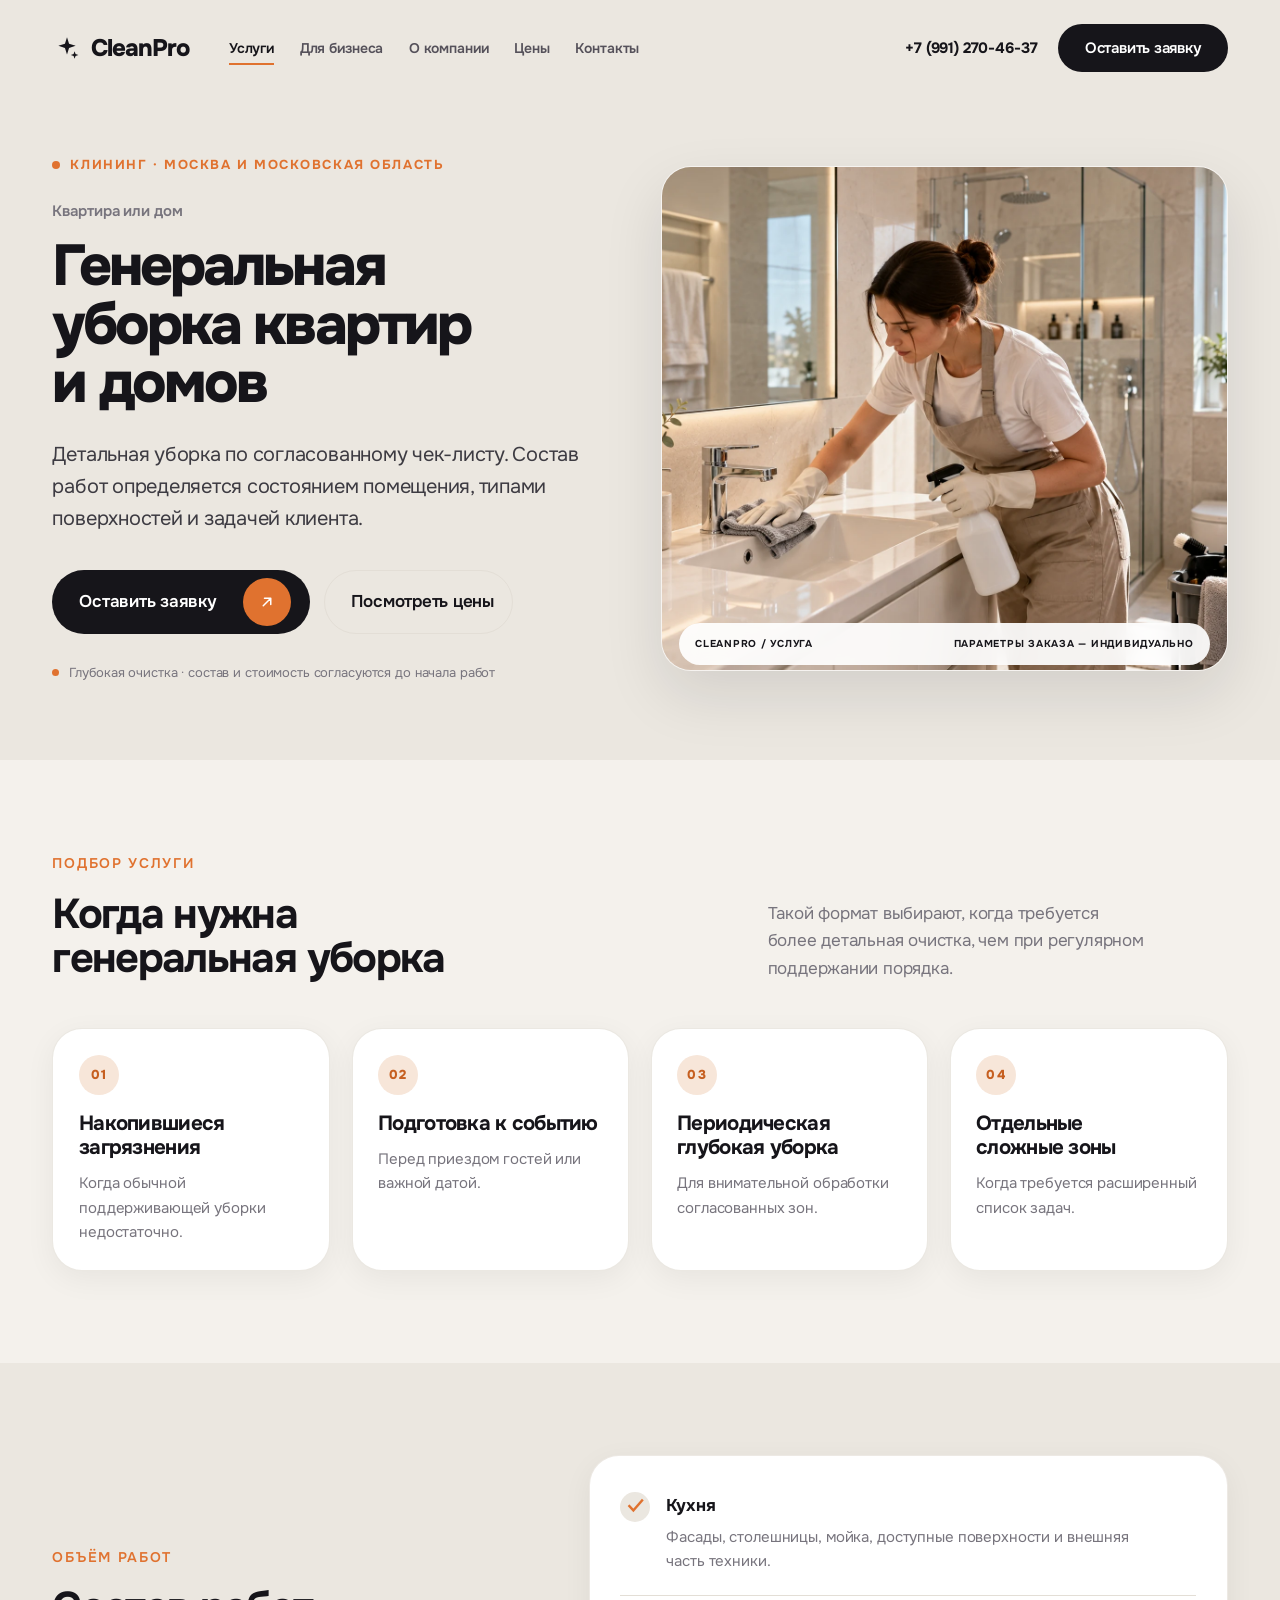
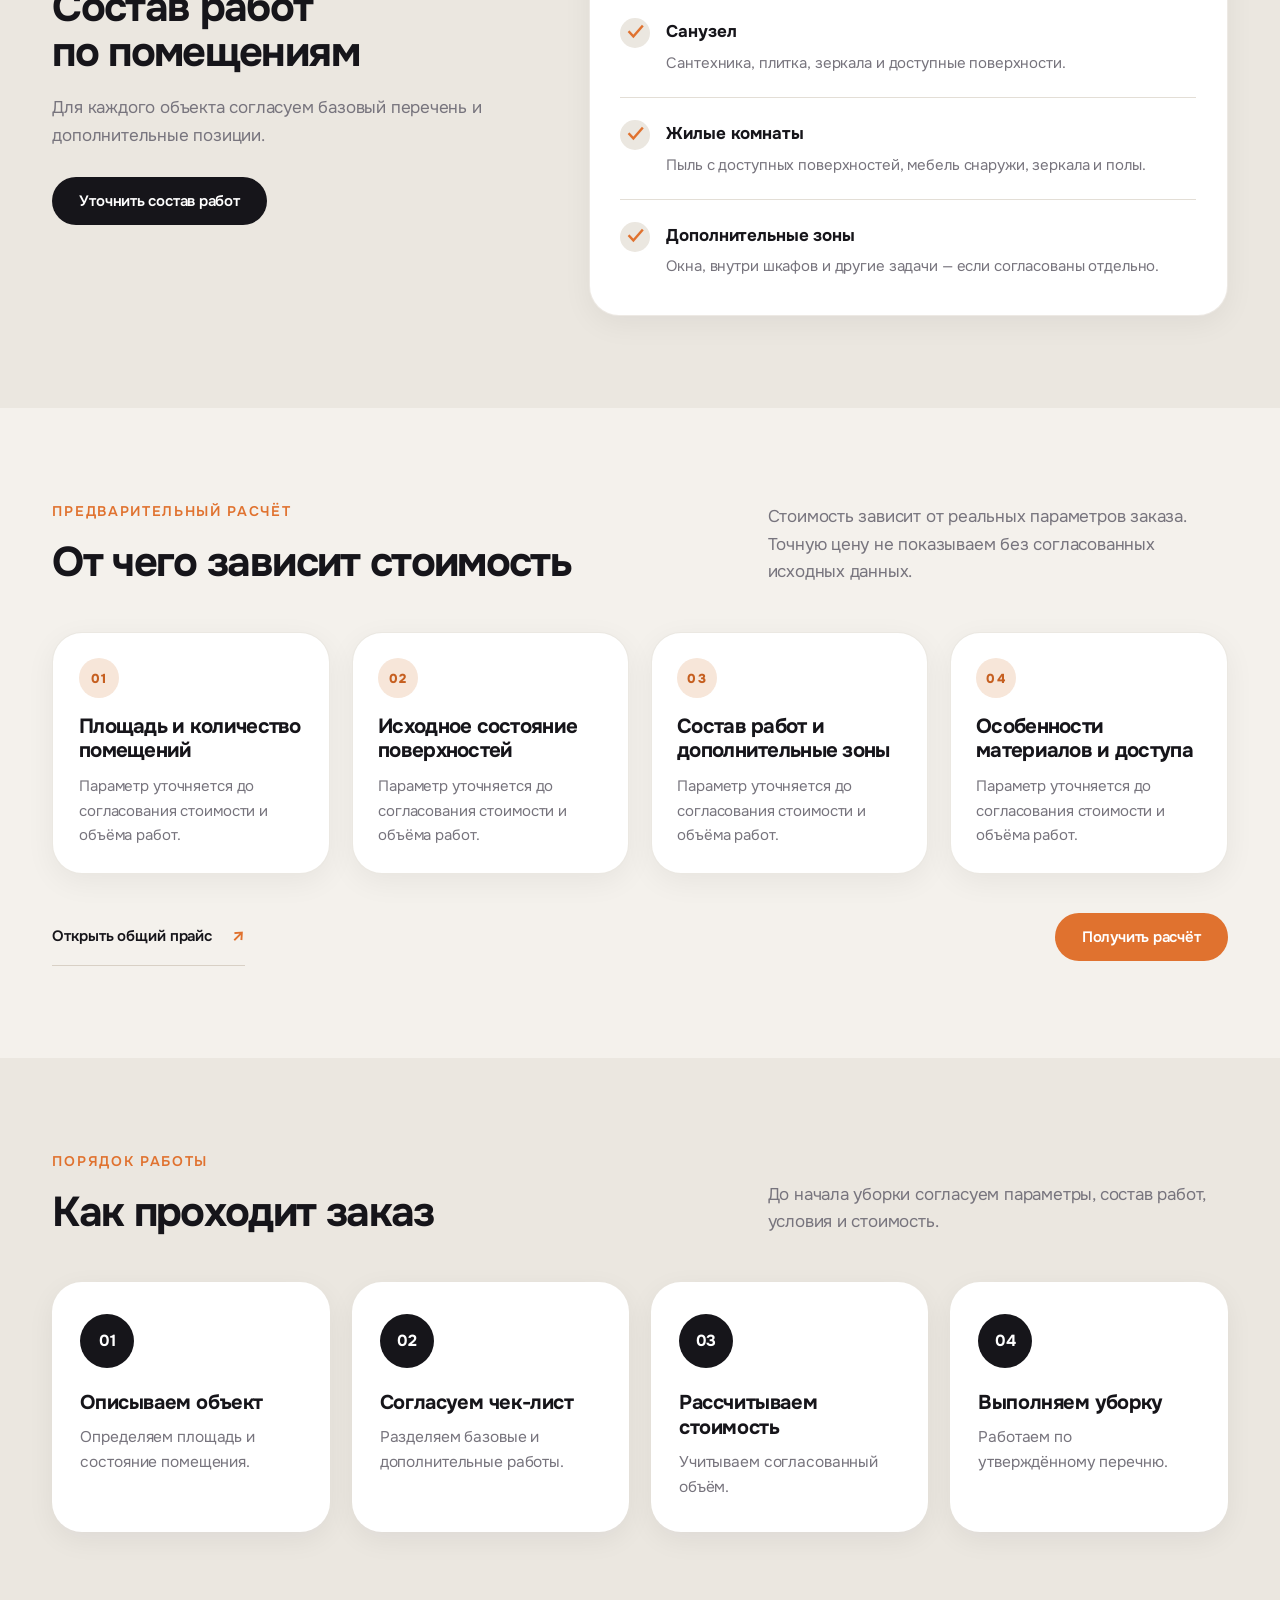
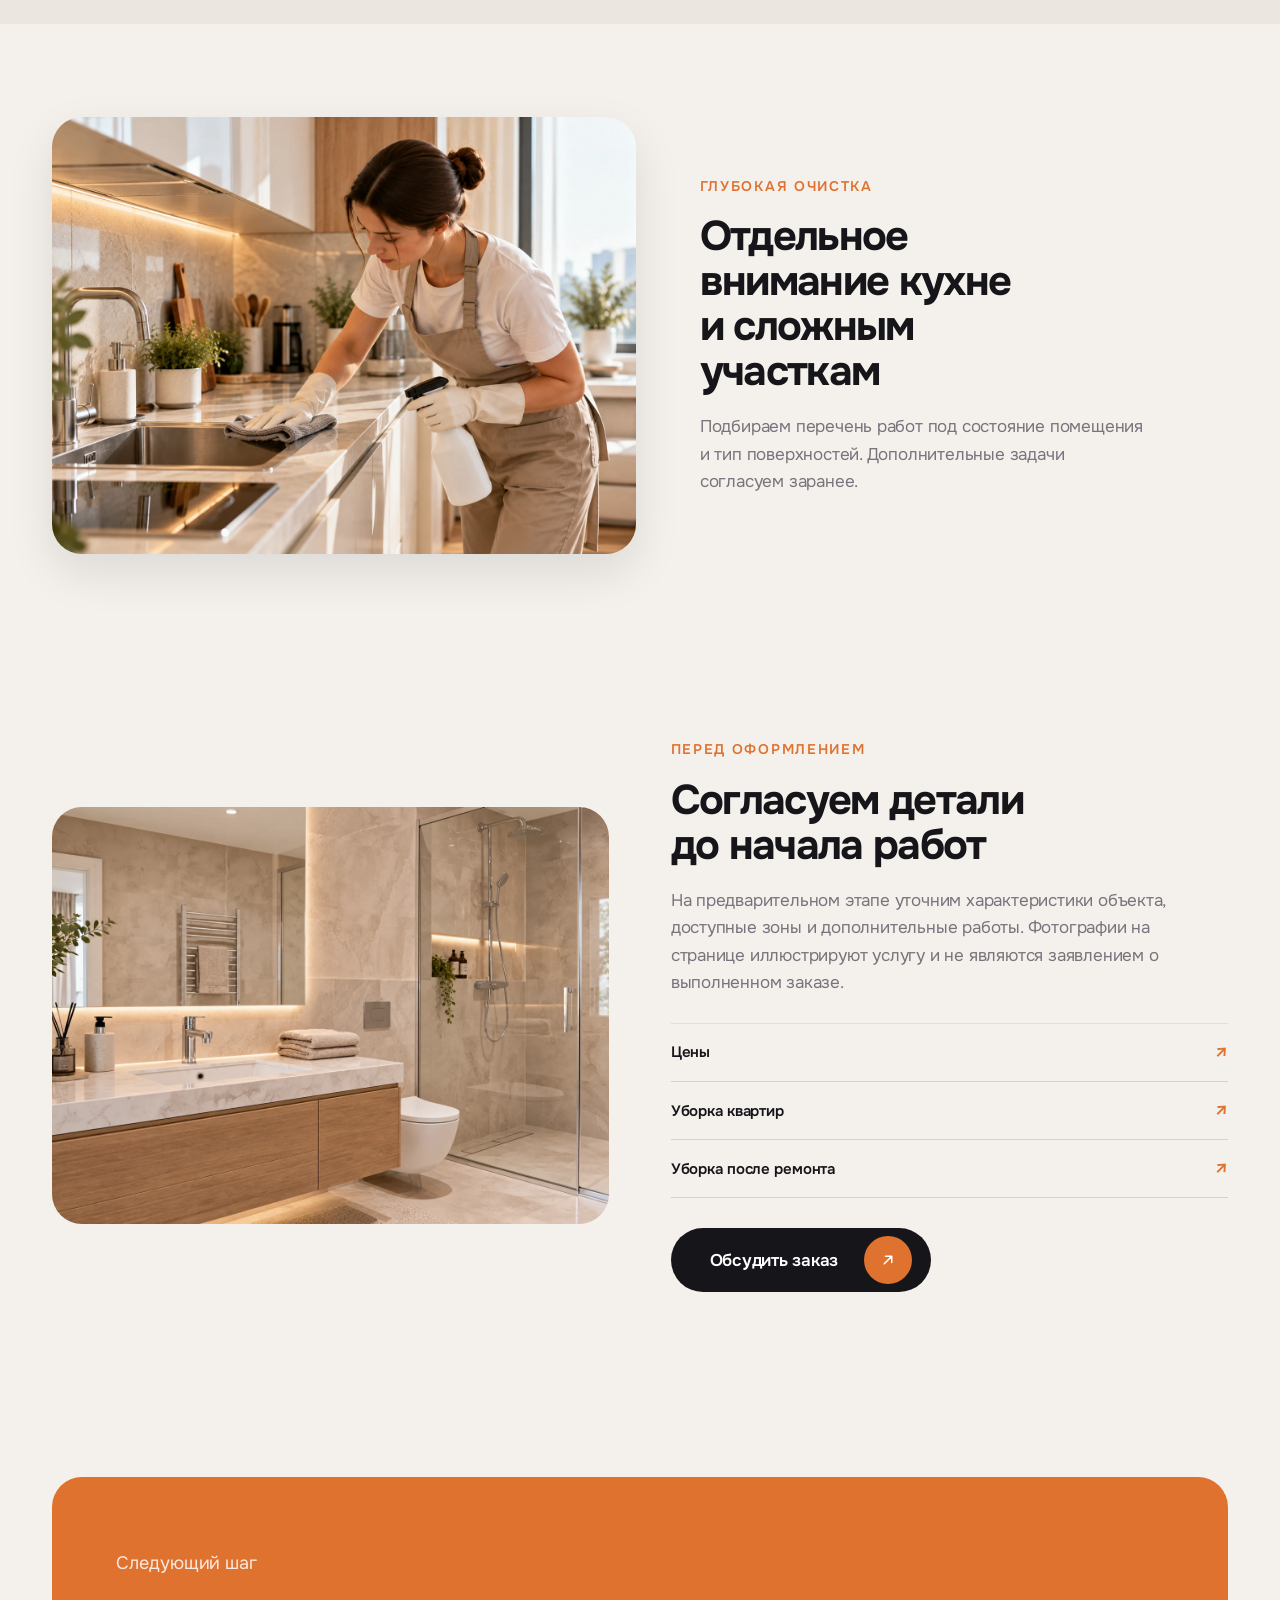
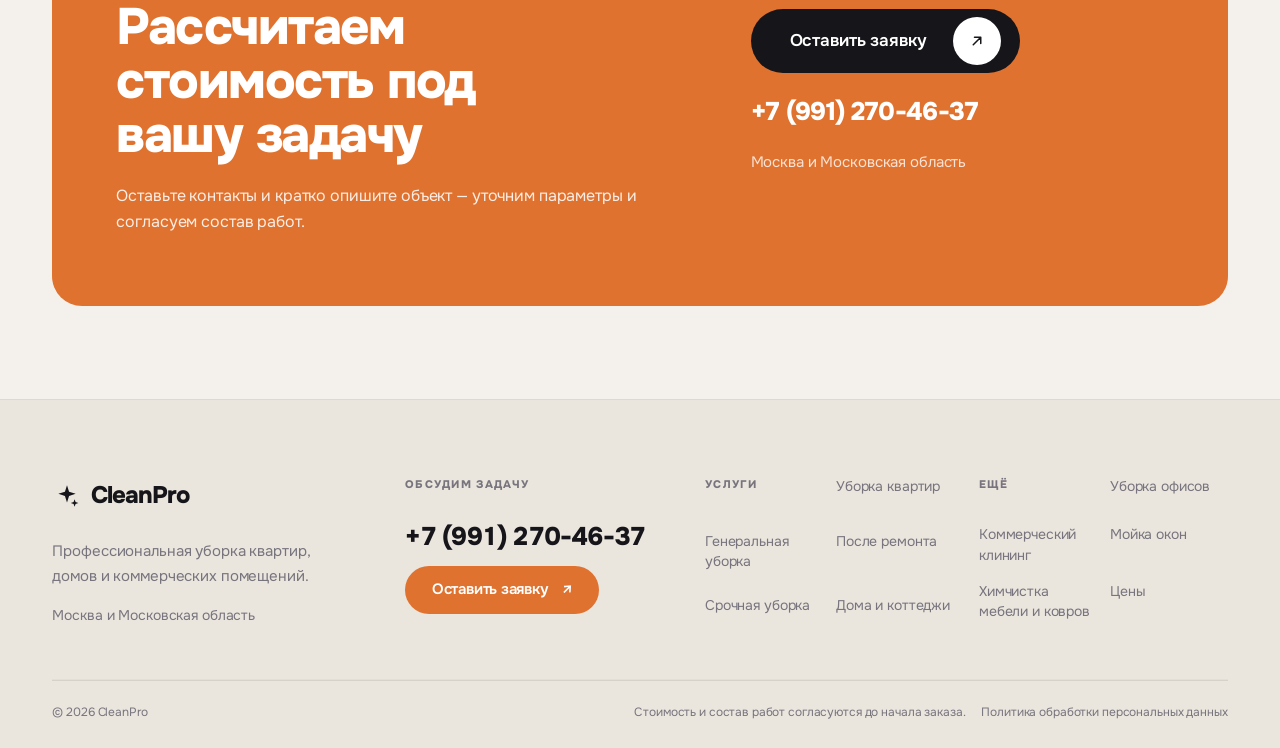
<file: generalnaya-uborka.html>
<!DOCTYPE html>

<html class="no-js" lang="ru"><head><meta charset="utf-8"/><meta content="width=device-width,initial-scale=1" name="viewport"/><title>Генеральная уборка квартир и домов | CleanPro</title><meta content="Детальная уборка по согласованному чек-листу. Состав работ определяется состоянием помещения, типами поверхностей и задачей клиента." name="description"/><meta content="#f4f1ec" name="theme-color"/><link href="https://fonts.googleapis.com" rel="preconnect"/><link crossorigin="" href="https://fonts.gstatic.com" rel="preconnect"/><link href="https://fonts.googleapis.com/css2?family=Onest:wght@400;500;600;700;800&amp;display=swap" rel="stylesheet"/><link href="style.css" rel="stylesheet"/><script>document.documentElement.classList.remove('no-js');document.documentElement.classList.add('js');</script></head><body data-page="general" data-service="Генеральная уборка"><a class="skip-link" href="#main-content">Перейти к содержимому</a><header class="header" id="top">
<div class="container header__inner">
<a aria-label="CleanPro — на главную" class="logo" href="index.html">
<span aria-hidden="true" class="logo__mark"><svg fill="none" viewbox="0 0 24 24"><path d="M12 2l1.9 6.1L20 10l-6.1 1.9L12 18l-1.9-6.1L4 10l6.1-1.9L12 2z" fill="currentColor"></path><path d="M19 15l.9 2.6L22.5 18.5l-2.6.9L19 22l-.9-2.6-2.6-.9 2.6-.9L19 15z" fill="currentColor"></path></svg></span>
<span class="logo__text">CleanPro</span>
</a>
<nav aria-label="Основная навигация" class="nav">
<a class="nav__link" data-nav="services" href="index.html#services">Услуги</a>
<a class="nav__link" data-nav="business" href="uborka-ofisov.html">Для бизнеса</a>
<a class="nav__link" data-nav="about" href="index.html#about">О компании</a>
<a class="nav__link" data-nav="prices" href="tseny.html">Цены</a>
<a class="nav__link" data-nav="contacts" href="index.html#footer">Контакты</a>
</nav>
<div class="header__right">
<a class="header__phone" href="tel:+79912704637">+7 (991) 270-46-37</a>
<button class="btn btn--dark btn--sm" data-popup="" type="button">Оставить заявку</button>
</div>
<button aria-controls="mobile-menu" aria-expanded="false" aria-label="Открыть меню" class="burger" id="burger" type="button">
<span></span><span></span><span></span>
</button>
</div>
</header>
<div class="mmenu" hidden="" id="mobile-menu">
<div class="mmenu__head">
<a aria-label="CleanPro — на главную" class="logo" href="index.html"><span aria-hidden="true" class="logo__mark"><svg fill="none" viewbox="0 0 24 24"><path d="M12 2l1.9 6.1L20 10l-6.1 1.9L12 18l-1.9-6.1L4 10l6.1-1.9L12 2z" fill="currentColor"></path></svg></span><span class="logo__text">CleanPro</span></a>
<button aria-label="Закрыть меню" class="mmenu__close" id="mmenu-close" type="button"><svg fill="none" viewbox="0 0 24 24"><path d="M6 6l12 12M18 6L6 18" stroke="currentColor" stroke-linecap="round" stroke-width="1.8"></path></svg></button>
</div>
<nav aria-label="Мобильная навигация" class="mmenu__nav">
<a class="mmenu__link" data-nav="services" href="index.html#services">Все услуги</a>
<a class="mmenu__link" href="uborka-kvartir.html">Уборка квартир</a>
<a class="mmenu__link" href="generalnaya-uborka.html">Генеральная уборка</a>
<a class="mmenu__link" href="uborka-posle-remonta.html">Уборка после ремонта</a>
<a class="mmenu__link" href="srochnaya-uborka.html">Срочная уборка</a>
<a class="mmenu__link" href="uborka-domov-i-kottedzhey.html">Дома и коттеджи</a>
<a class="mmenu__link" href="uborka-ofisov.html">Уборка офисов</a>
<a class="mmenu__link" href="uborka-kommercheskikh-pomeshcheniy.html">Коммерческие помещения</a>
<a class="mmenu__link" href="moika-okon.html">Мойка окон</a>
<a class="mmenu__link" href="himchistka-mebeli-i-kovrov.html">Химчистка мебели и ковров</a>
<a class="mmenu__link" data-nav="prices" href="tseny.html">Цены</a>
<a class="mmenu__link" href="index.html#about">О компании</a>
</nav>
<div class="mmenu__foot">
<a class="mmenu__phone" href="tel:+79912704637">+7 (991) 270-46-37</a>
<button class="btn btn--accent" data-popup="" type="button">Оставить заявку</button>
<p class="mmenu__geo">Москва и Московская область</p>
</div>
</div><main id="main-content">
<section class="page-hero"><div class="container page-hero__inner"><div class="page-hero__copy" data-reveal=""><p class="page-kicker">Клининг · Москва и Московская область</p><p class="page-hero__category">Квартира или дом</p><h1 class="page-hero__title">Генеральная уборка квартир и домов</h1><p class="page-hero__lead">Детальная уборка по согласованному чек-листу. Состав работ определяется состоянием помещения, типами поверхностей и задачей клиента.</p><div class="page-hero__actions"><button class="btn btn--dark btn--lg" data-popup="" type="button">Оставить заявку <span class="btn__ico"><svg fill="none" viewbox="0 0 24 24"><path d="M7.5 16.5 16.5 7.5M9 7.5h7.5V15" stroke="currentColor" stroke-linecap="round" stroke-linejoin="round" stroke-width="1.8"></path></svg></span></button><a class="btn btn--outline btn--lg" href="tseny.html">Посмотреть цены</a></div><div class="page-hero__meta"><span class="page-hero__meta-dot"></span><span>Глубокая очистка · состав и стоимость согласуются до начала работ</span></div></div><div class="page-hero__visual" data-reveal="" style="--d:.12s"><img alt="Иллюстрация услуги: генеральная уборка" class="page-hero__photo" fetchpriority="high" src="assets-20-photos/general-hero.webp"/><div class="page-image-caption"><span>CleanPro / УСЛУГА</span><span>Параметры заказа — индивидуально</span></div></div></div></section>
<section class="section page-section"><div class="container"><div class="page-section__head" data-reveal=""><div><p class="eyebrow">Подбор услуги</p><h2 class="h2">Когда нужна генеральная уборка</h2></div><p class="section__lead">Такой формат выбирают, когда требуется более детальная очистка, чем при регулярном поддержании порядка.</p></div><div class="page-grid"><article class="page-card" data-reveal=""><span class="page-card__num">01</span><h3>Накопившиеся загрязнения</h3><p>Когда обычной поддерживающей уборки недостаточно.</p></article><article class="page-card" data-reveal=""><span class="page-card__num">02</span><h3>Подготовка к событию</h3><p>Перед приездом гостей или важной датой.</p></article><article class="page-card" data-reveal=""><span class="page-card__num">03</span><h3>Периодическая глубокая уборка</h3><p>Для внимательной обработки согласованных зон.</p></article><article class="page-card" data-reveal=""><span class="page-card__num">04</span><h3>Отдельные сложные зоны</h3><p>Когда требуется расширенный список задач.</p></article></div></div></section>
<section class="section page-section page-section--soft"><div class="container page-split"><div class="page-split__copy" data-reveal=""><p class="eyebrow">Объём работ</p><h2 class="h2">Состав работ по помещениям</h2><p class="section__lead">Для каждого объекта согласуем базовый перечень и дополнительные позиции.</p><button class="btn btn--dark btn--sm" data-popup="" type="button">Уточнить состав работ</button></div><div class="page-checklist" data-reveal=""><div class="page-check-row"><span class="page-check-mark">✓</span><div><strong>Кухня</strong><p>Фасады, столешницы, мойка, доступные поверхности и внешняя часть техники.</p></div></div><div class="page-check-row"><span class="page-check-mark">✓</span><div><strong>Санузел</strong><p>Сантехника, плитка, зеркала и доступные поверхности.</p></div></div><div class="page-check-row"><span class="page-check-mark">✓</span><div><strong>Жилые комнаты</strong><p>Пыль с доступных поверхностей, мебель снаружи, зеркала и полы.</p></div></div><div class="page-check-row"><span class="page-check-mark">✓</span><div><strong>Дополнительные зоны</strong><p>Окна, внутри шкафов и другие задачи — если согласованы отдельно.</p></div></div></div></div></section>
<section class="section page-section"><div class="container"><div class="page-section__head" data-reveal=""><div><p class="eyebrow">Предварительный расчёт</p><h2 class="h2">От чего зависит стоимость</h2></div><p class="section__lead">Стоимость зависит от реальных параметров заказа. Точную цену не показываем без согласованных исходных данных.</p></div><div class="page-grid page-grid--factors"><article class="page-card" data-reveal=""><span class="page-card__num">01</span><h3>Площадь и количество помещений</h3><p>Параметр уточняется до согласования стоимости и объёма работ.</p></article><article class="page-card" data-reveal=""><span class="page-card__num">02</span><h3>Исходное состояние поверхностей</h3><p>Параметр уточняется до согласования стоимости и объёма работ.</p></article><article class="page-card" data-reveal=""><span class="page-card__num">03</span><h3>Состав работ и дополнительные зоны</h3><p>Параметр уточняется до согласования стоимости и объёма работ.</p></article><article class="page-card" data-reveal=""><span class="page-card__num">04</span><h3>Особенности материалов и доступа</h3><p>Параметр уточняется до согласования стоимости и объёма работ.</p></article></div><div class="page-inline-action"><a class="page-related" href="tseny.html">Открыть общий прайс <span>↗</span></a><button class="btn btn--accent btn--sm" data-popup="" type="button">Получить расчёт</button></div></div></section>
<section class="section page-section page-section--soft"><div class="container"><div class="page-section__head" data-reveal=""><div><p class="eyebrow">Порядок работы</p><h2 class="h2">Как проходит заказ</h2></div><p class="section__lead">До начала уборки согласуем параметры, состав работ, условия и стоимость.</p></div><ol class="steps"><li class="step" data-reveal=""><span class="step__num">01</span><h3 class="step__title">Описываем объект</h3><p class="step__text">Определяем площадь и состояние помещения.</p></li><li class="step" data-reveal=""><span class="step__num">02</span><h3 class="step__title">Согласуем чек-лист</h3><p class="step__text">Разделяем базовые и дополнительные работы.</p></li><li class="step" data-reveal=""><span class="step__num">03</span><h3 class="step__title">Рассчитываем стоимость</h3><p class="step__text">Учитываем согласованный объём.</p></li><li class="step" data-reveal=""><span class="step__num">04</span><h3 class="step__title">Выполняем уборку</h3><p class="step__text">Работаем по утверждённому перечню.</p></li></ol></div></section>
<section class="section page-section page-photo-feature-section"><div class="container page-photo-feature"><div class="page-photo-feature__visual" data-reveal=""><img src="assets-20-photos/general-kitchen.webp" alt="Иллюстрация услуги: Отдельное внимание кухне и сложным участкам" loading="lazy"></div><div class="page-photo-feature__copy" data-reveal=""><p class="eyebrow">Глубокая очистка</p><h2 class="h2">Отдельное внимание кухне и сложным участкам</h2><p class="section__lead">Подбираем перечень работ под состояние помещения и тип поверхностей. Дополнительные задачи согласуем заранее.</p></div></div></section>
<section class="section page-section"><div class="container page-example"><div class="page-example__visual"><img alt="Иллюстративное изображение услуги генеральная уборка" loading="lazy" src="assets-20-photos/general-bathroom.webp"/></div><div class="page-example__copy"><p class="eyebrow">Перед оформлением</p><h2 class="h2">Согласуем детали до начала работ</h2><p class="section__lead">На предварительном этапе уточним характеристики объекта, доступные зоны и дополнительные работы. Фотографии на странице иллюстрируют услугу и не являются заявлением о выполненном заказе.</p><div class="page-related-list"><a class="page-related" href="tseny.html">Цены <span>↗</span></a><a class="page-related" href="uborka-kvartir.html">Уборка квартир <span>↗</span></a><a class="page-related" href="uborka-posle-remonta.html">Уборка после ремонта <span>↗</span></a></div><button class="btn btn--dark btn--lg" data-popup="" type="button">Обсудить заказ <span class="btn__ico"><svg fill="none" viewbox="0 0 24 24"><path d="M7.5 16.5 16.5 7.5M9 7.5h7.5V15" stroke="currentColor" stroke-linecap="round" stroke-linejoin="round" stroke-width="1.8"></path></svg></span></button></div></div></section>
<section class="section page-section page-section--last"><div class="container"><div class="cta__box page-final-cta" data-reveal=""><div><p class="cta__over">Следующий шаг</p><h2 class="cta__title">Рассчитаем стоимость под вашу задачу</h2><p class="page-final-cta__text">Оставьте контакты и кратко опишите объект — уточним параметры и согласуем состав работ.</p></div><div class="cta__actions"><button class="btn btn--dark btn--lg" data-popup="" type="button">Оставить заявку <span class="btn__ico btn__ico--accent"><svg fill="none" viewbox="0 0 24 24"><path d="M7.5 16.5 16.5 7.5M9 7.5h7.5V15" stroke="currentColor" stroke-linecap="round" stroke-linejoin="round" stroke-width="1.8"></path></svg></span></button><a class="cta__phone" href="tel:+79912704637">+7 (991) 270-46-37</a><p class="cta__geo">Москва и Московская область</p></div></div></div></section>
</main><footer class="footer" id="footer">
<div class="container">
<div class="footer__top">
<div class="footer__brand">
<a aria-label="CleanPro — на главную" class="logo" href="index.html"><span aria-hidden="true" class="logo__mark"><svg fill="none" viewbox="0 0 24 24"><path d="M12 2l1.9 6.1L20 10l-6.1 1.9L12 18l-1.9-6.1L4 10l6.1-1.9L12 2z" fill="currentColor"></path><path d="M19 15l.9 2.6L22.5 18.5l-2.6.9L19 22l-.9-2.6-2.6-.9 2.6-.9L19 15z" fill="currentColor"></path></svg></span><span class="logo__text">CleanPro</span></a>
<p class="footer__desc">Профессиональная уборка квартир, домов и коммерческих помещений.</p>
<p class="footer__geo">Москва и Московская область</p>
</div>
<div class="footer__contacts">
<span class="footer__eyebrow">Обсудим задачу</span>
<a class="footer__phone" href="tel:+79912704637">+7 (991) 270-46-37</a>
<button class="btn btn--accent btn--sm" data-popup="" type="button">Оставить заявку <span aria-hidden="true">↗</span></button>
</div>
<nav aria-label="Услуги" class="footer__nav">
<span class="footer__eyebrow">Услуги</span>
<a href="uborka-kvartir.html">Уборка квартир</a>
<a href="generalnaya-uborka.html">Генеральная уборка</a>
<a href="uborka-posle-remonta.html">После ремонта</a>
<a href="srochnaya-uborka.html">Срочная уборка</a>
<a href="uborka-domov-i-kottedzhey.html">Дома и коттеджи</a>
</nav>
<nav aria-label="Другие услуги и информация" class="footer__nav">
<span class="footer__eyebrow">Ещё</span>
<a href="uborka-ofisov.html">Уборка офисов</a>
<a href="uborka-kommercheskikh-pomeshcheniy.html">Коммерческий клининг</a>
<a href="moika-okon.html">Мойка окон</a>
<a href="himchistka-mebeli-i-kovrov.html">Химчистка мебели и ковров</a>
<a href="tseny.html">Цены</a>
</nav>
</div>
<div class="footer__bottom">
<p>© <span data-current-year="">2026</span> CleanPro</p>
<p class="footer__bottom-note">Стоимость и состав работ согласуются до начала заказа.</p>
<div class="footer__legal"><a href="privacy.html">Политика обработки персональных данных</a></div>
</div>
</div>
</footer><div class="popup" hidden="" id="popup">
<div class="popup__veil" data-popup-close=""></div>
<div aria-describedby="popup-sub" aria-labelledby="popup-title" aria-modal="true" class="popup__card" role="dialog">
<button aria-label="Закрыть окно" class="popup__close" data-popup-close="" type="button"><svg fill="none" viewbox="0 0 24 24"><path d="M6 6l12 12M18 6L6 18" stroke="currentColor" stroke-linecap="round" stroke-width="1.8"></path></svg></button>
<p class="eyebrow">Связаться с CleanPro</p>
<h2 class="popup__title" id="popup-title">Обсудим вашу задачу</h2>
<p class="popup__sub" id="popup-sub">Оставьте контакты и краткие параметры объекта. Уточним детали и согласуем стоимость.</p>
<form class="popup__form" id="popup-form">
<label class="popup__field"><span>Как к вам обращаться</span><input autocomplete="name" name="name" placeholder="Ваше имя" required="" type="text"/></label>
<label class="popup__field"><span>Телефон для связи</span><input autocomplete="tel" inputmode="tel" name="phone" placeholder="+7 (___) ___-__-__" required="" type="tel"/></label>
<label class="popup__field"><span>Какая услуга нужна?</span><select id="popup-service" name="service" required=""><option value="">Выберите услугу</option><option value="flat">Уборка квартир</option><option value="general">Генеральная уборка</option><option value="post-renovation">Уборка после ремонта</option><option value="urgent">Срочная уборка</option><option value="house">Уборка домов и коттеджей</option><option value="office">Уборка офисов</option><option value="commercial">Клининг коммерческих помещений</option><option value="windows">Мойка окон</option><option value="drycleaning">Химчистка мебели и ковров</option><option value="other">Пока не определился(лась)</option></select></label>
<label class="popup__field"><span>Комментарий <em>необязательно</em></span><textarea id="popup-details" name="details" placeholder="Площадь, район, желаемая дата или дополнительные детали" rows="3"></textarea></label>
<label class="popup__consent"><input name="privacy" required="" type="checkbox"/><span>Согласен(на) с <a href="privacy.html">политикой обработки персональных данных</a>.</span></label>
<button class="btn btn--accent btn--lg popup__submit" type="submit"><span>Подготовить заявку</span><span aria-hidden="true" class="btn__ico"><svg fill="none" viewbox="0 0 24 24"><path d="M7.5 16.5 16.5 7.5M9 7.5h7.5V15" stroke="currentColor" stroke-linecap="round" stroke-linejoin="round" stroke-width="1.8"></path></svg></span></button>
<button class="popup__copy" data-copy-request="" hidden="" type="button">Скопировать данные заявки</button>
<p aria-live="polite" class="popup__done" hidden="" id="popup-done" role="status">Проверка пройдена. Сейчас форма работает в демонстрационном режиме и не отправляет данные. Перед публикацией подключите почту, CRM или серверный обработчик.</p>
</form>
</div>
</div><script defer="True" src="script.js"></script></body></html>
</file>
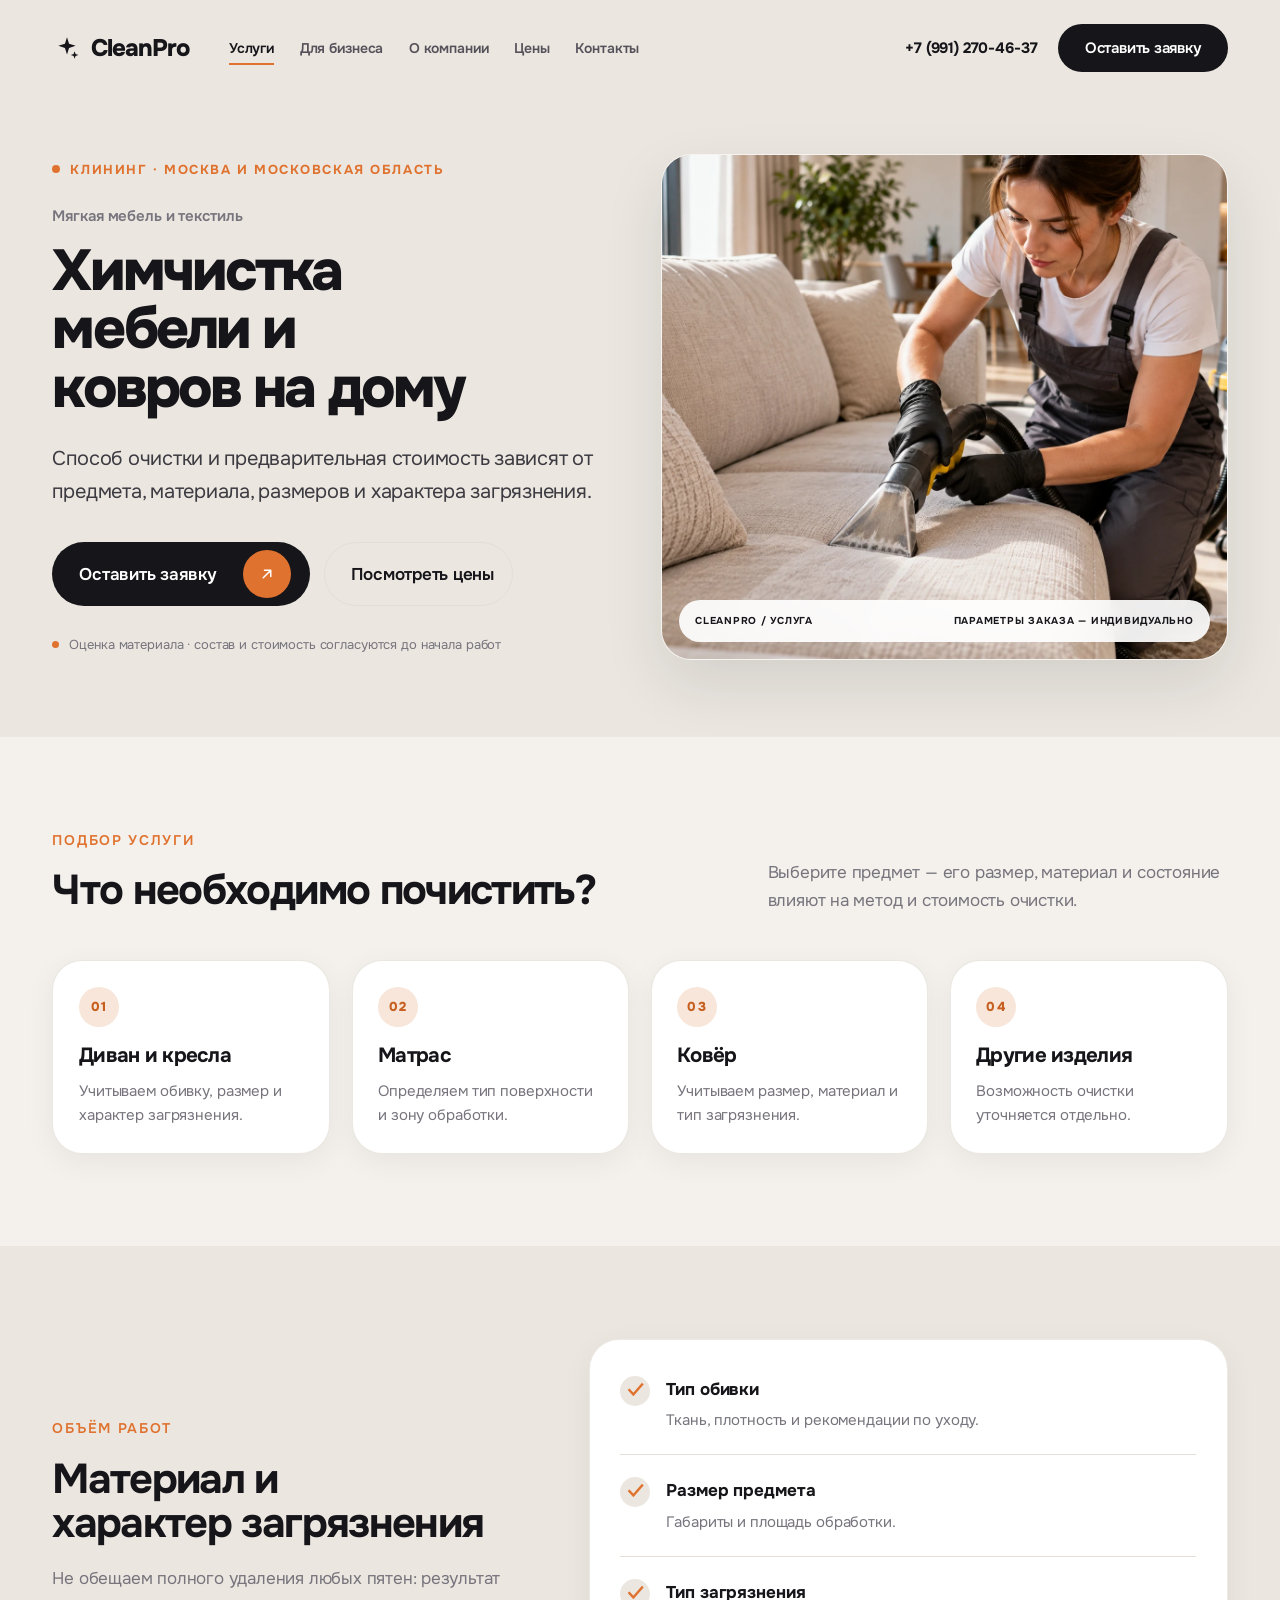
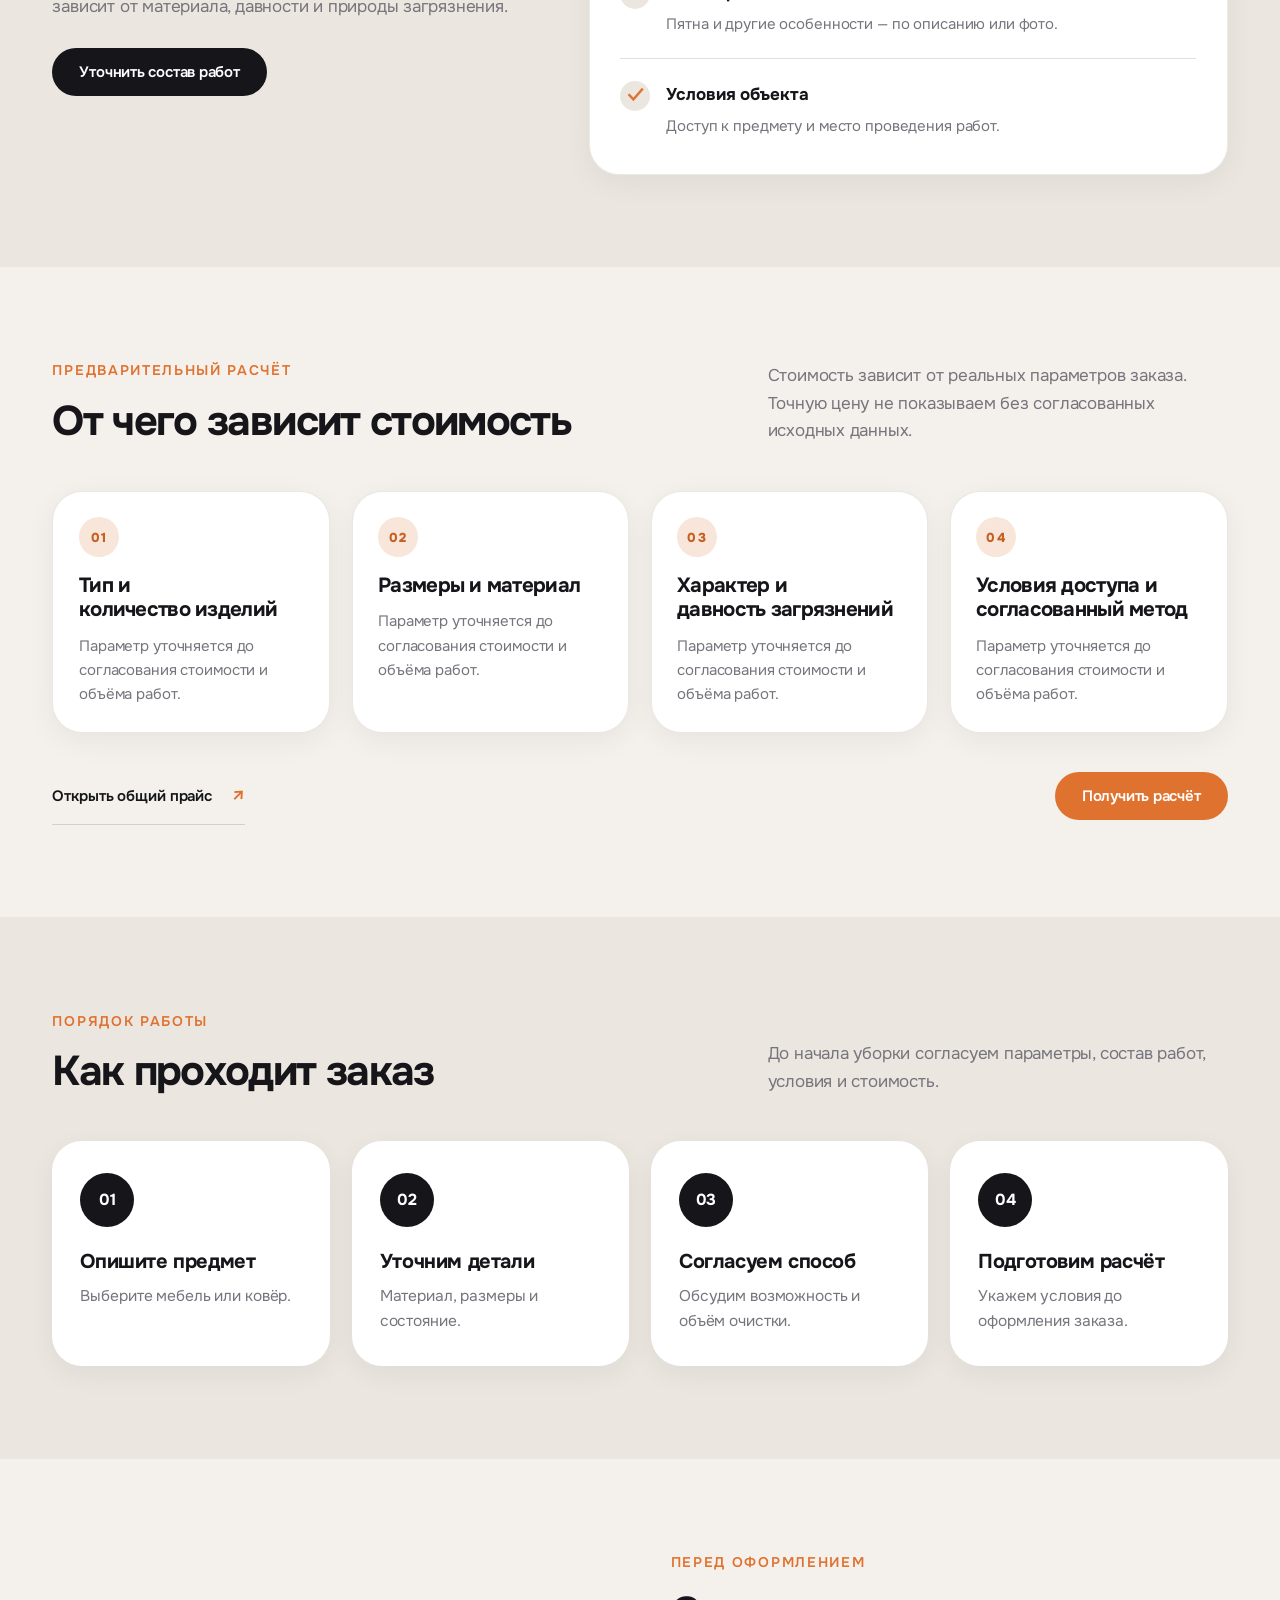
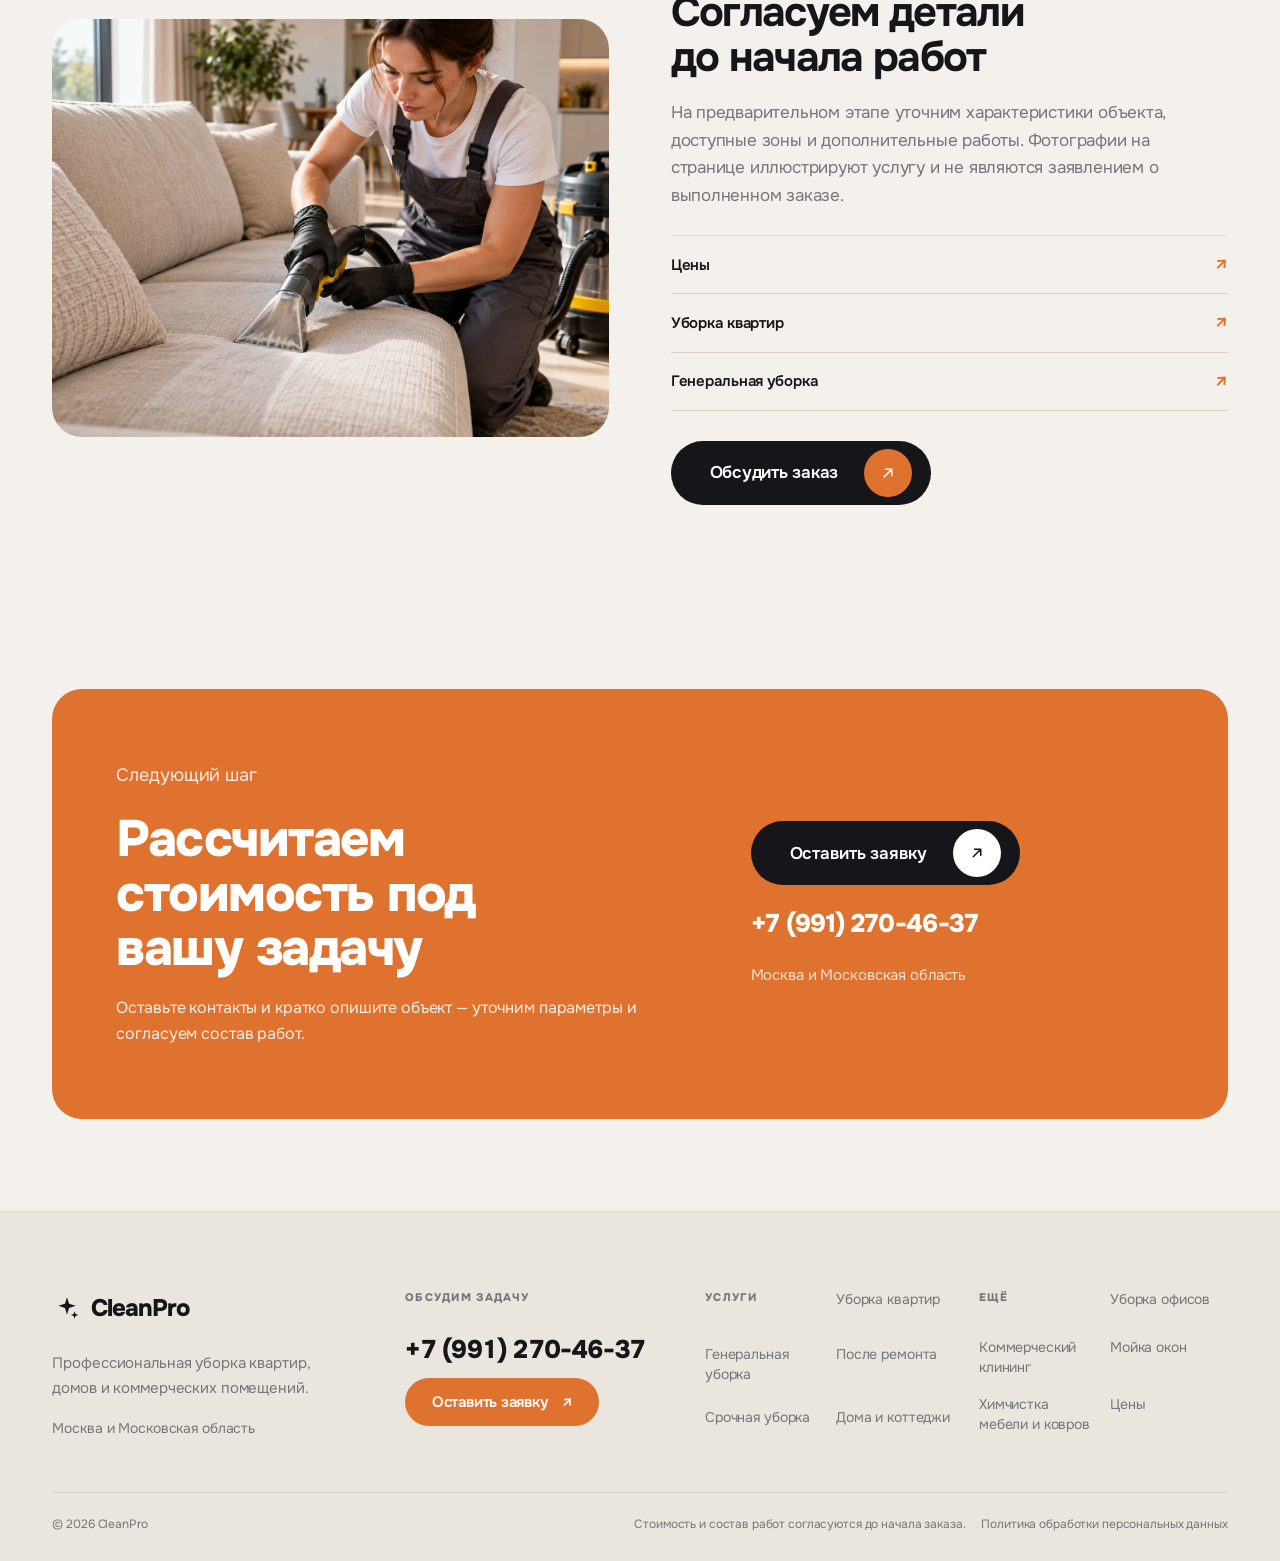
<file: himchistka-mebeli-i-kovrov.html>
<!DOCTYPE html>

<html class="no-js" lang="ru"><head><meta charset="utf-8"/><meta content="width=device-width,initial-scale=1" name="viewport"/><title>Химчистка мебели и ковров на дому | CleanPro</title><meta content="Способ очистки и предварительная стоимость зависят от предмета, материала, размеров и характера загрязнения." name="description"/><meta content="#f4f1ec" name="theme-color"/><link href="https://fonts.googleapis.com" rel="preconnect"/><link crossorigin="" href="https://fonts.gstatic.com" rel="preconnect"/><link href="https://fonts.googleapis.com/css2?family=Onest:wght@400;500;600;700;800&amp;display=swap" rel="stylesheet"/><link href="style.css" rel="stylesheet"/><script>document.documentElement.classList.remove('no-js');document.documentElement.classList.add('js');</script></head><body data-page="drycleaning" data-service="Химчистка мебели и ковров"><a class="skip-link" href="#main-content">Перейти к содержимому</a><header class="header" id="top">
<div class="container header__inner">
<a aria-label="CleanPro — на главную" class="logo" href="index.html">
<span aria-hidden="true" class="logo__mark"><svg fill="none" viewbox="0 0 24 24"><path d="M12 2l1.9 6.1L20 10l-6.1 1.9L12 18l-1.9-6.1L4 10l6.1-1.9L12 2z" fill="currentColor"></path><path d="M19 15l.9 2.6L22.5 18.5l-2.6.9L19 22l-.9-2.6-2.6-.9 2.6-.9L19 15z" fill="currentColor"></path></svg></span>
<span class="logo__text">CleanPro</span>
</a>
<nav aria-label="Основная навигация" class="nav">
<a class="nav__link" data-nav="services" href="index.html#services">Услуги</a>
<a class="nav__link" data-nav="business" href="uborka-ofisov.html">Для бизнеса</a>
<a class="nav__link" data-nav="about" href="index.html#about">О компании</a>
<a class="nav__link" data-nav="prices" href="tseny.html">Цены</a>
<a class="nav__link" data-nav="contacts" href="index.html#footer">Контакты</a>
</nav>
<div class="header__right">
<a class="header__phone" href="tel:+79912704637">+7 (991) 270-46-37</a>
<button class="btn btn--dark btn--sm" data-popup="" type="button">Оставить заявку</button>
</div>
<button aria-controls="mobile-menu" aria-expanded="false" aria-label="Открыть меню" class="burger" id="burger" type="button">
<span></span><span></span><span></span>
</button>
</div>
</header>
<div class="mmenu" hidden="" id="mobile-menu">
<div class="mmenu__head">
<a aria-label="CleanPro — на главную" class="logo" href="index.html"><span aria-hidden="true" class="logo__mark"><svg fill="none" viewbox="0 0 24 24"><path d="M12 2l1.9 6.1L20 10l-6.1 1.9L12 18l-1.9-6.1L4 10l6.1-1.9L12 2z" fill="currentColor"></path></svg></span><span class="logo__text">CleanPro</span></a>
<button aria-label="Закрыть меню" class="mmenu__close" id="mmenu-close" type="button"><svg fill="none" viewbox="0 0 24 24"><path d="M6 6l12 12M18 6L6 18" stroke="currentColor" stroke-linecap="round" stroke-width="1.8"></path></svg></button>
</div>
<nav aria-label="Мобильная навигация" class="mmenu__nav">
<a class="mmenu__link" data-nav="services" href="index.html#services">Все услуги</a>
<a class="mmenu__link" href="uborka-kvartir.html">Уборка квартир</a>
<a class="mmenu__link" href="generalnaya-uborka.html">Генеральная уборка</a>
<a class="mmenu__link" href="uborka-posle-remonta.html">Уборка после ремонта</a>
<a class="mmenu__link" href="srochnaya-uborka.html">Срочная уборка</a>
<a class="mmenu__link" href="uborka-domov-i-kottedzhey.html">Дома и коттеджи</a>
<a class="mmenu__link" href="uborka-ofisov.html">Уборка офисов</a>
<a class="mmenu__link" href="uborka-kommercheskikh-pomeshcheniy.html">Коммерческие помещения</a>
<a class="mmenu__link" href="moika-okon.html">Мойка окон</a>
<a class="mmenu__link" href="himchistka-mebeli-i-kovrov.html">Химчистка мебели и ковров</a>
<a class="mmenu__link" data-nav="prices" href="tseny.html">Цены</a>
<a class="mmenu__link" href="index.html#about">О компании</a>
</nav>
<div class="mmenu__foot">
<a class="mmenu__phone" href="tel:+79912704637">+7 (991) 270-46-37</a>
<button class="btn btn--accent" data-popup="" type="button">Оставить заявку</button>
<p class="mmenu__geo">Москва и Московская область</p>
</div>
</div><main id="main-content">
<section class="page-hero"><div class="container page-hero__inner"><div class="page-hero__copy" data-reveal=""><p class="page-kicker">Клининг · Москва и Московская область</p><p class="page-hero__category">Мягкая мебель и текстиль</p><h1 class="page-hero__title">Химчистка мебели и ковров на дому</h1><p class="page-hero__lead">Способ очистки и предварительная стоимость зависят от предмета, материала, размеров и характера загрязнения.</p><div class="page-hero__actions"><button class="btn btn--dark btn--lg" data-popup="" type="button">Оставить заявку <span class="btn__ico"><svg fill="none" viewbox="0 0 24 24"><path d="M7.5 16.5 16.5 7.5M9 7.5h7.5V15" stroke="currentColor" stroke-linecap="round" stroke-linejoin="round" stroke-width="1.8"></path></svg></span></button><a class="btn btn--outline btn--lg" href="tseny.html">Посмотреть цены</a></div><div class="page-hero__meta"><span class="page-hero__meta-dot"></span><span>Оценка материала · состав и стоимость согласуются до начала работ</span></div></div><div class="page-hero__visual" data-reveal="" style="--d:.12s"><img alt="Иллюстрация услуги: химчистка мебели и ковров" class="page-hero__photo" fetchpriority="high" src="assets-20-photos/home-service-upholstery.webp"/><div class="page-image-caption"><span>CleanPro / УСЛУГА</span><span>Параметры заказа — индивидуально</span></div></div></div></section>
<section class="section page-section"><div class="container"><div class="page-section__head" data-reveal=""><div><p class="eyebrow">Подбор услуги</p><h2 class="h2">Что необходимо почистить?</h2></div><p class="section__lead">Выберите предмет — его размер, материал и состояние влияют на метод и стоимость очистки.</p></div><div class="page-grid"><article class="page-card" data-reveal=""><span class="page-card__num">01</span><h3>Диван и кресла</h3><p>Учитываем обивку, размер и характер загрязнения.</p></article><article class="page-card" data-reveal=""><span class="page-card__num">02</span><h3>Матрас</h3><p>Определяем тип поверхности и зону обработки.</p></article><article class="page-card" data-reveal=""><span class="page-card__num">03</span><h3>Ковёр</h3><p>Учитываем размер, материал и тип загрязнения.</p></article><article class="page-card" data-reveal=""><span class="page-card__num">04</span><h3>Другие изделия</h3><p>Возможность очистки уточняется отдельно.</p></article></div></div></section>
<section class="section page-section page-section--soft"><div class="container page-split"><div class="page-split__copy" data-reveal=""><p class="eyebrow">Объём работ</p><h2 class="h2">Материал и характер загрязнения</h2><p class="section__lead">Не обещаем полного удаления любых пятен: результат зависит от материала, давности и природы загрязнения.</p><button class="btn btn--dark btn--sm" data-popup="" type="button">Уточнить состав работ</button></div><div class="page-checklist" data-reveal=""><div class="page-check-row"><span class="page-check-mark">✓</span><div><strong>Тип обивки</strong><p>Ткань, плотность и рекомендации по уходу.</p></div></div><div class="page-check-row"><span class="page-check-mark">✓</span><div><strong>Размер предмета</strong><p>Габариты и площадь обработки.</p></div></div><div class="page-check-row"><span class="page-check-mark">✓</span><div><strong>Тип загрязнения</strong><p>Пятна и другие особенности — по описанию или фото.</p></div></div><div class="page-check-row"><span class="page-check-mark">✓</span><div><strong>Условия объекта</strong><p>Доступ к предмету и место проведения работ.</p></div></div></div></div></section>
<section class="section page-section"><div class="container"><div class="page-section__head" data-reveal=""><div><p class="eyebrow">Предварительный расчёт</p><h2 class="h2">От чего зависит стоимость</h2></div><p class="section__lead">Стоимость зависит от реальных параметров заказа. Точную цену не показываем без согласованных исходных данных.</p></div><div class="page-grid page-grid--factors"><article class="page-card" data-reveal=""><span class="page-card__num">01</span><h3>Тип и количество изделий</h3><p>Параметр уточняется до согласования стоимости и объёма работ.</p></article><article class="page-card" data-reveal=""><span class="page-card__num">02</span><h3>Размеры и материал</h3><p>Параметр уточняется до согласования стоимости и объёма работ.</p></article><article class="page-card" data-reveal=""><span class="page-card__num">03</span><h3>Характер и давность загрязнений</h3><p>Параметр уточняется до согласования стоимости и объёма работ.</p></article><article class="page-card" data-reveal=""><span class="page-card__num">04</span><h3>Условия доступа и согласованный метод</h3><p>Параметр уточняется до согласования стоимости и объёма работ.</p></article></div><div class="page-inline-action"><a class="page-related" href="tseny.html">Открыть общий прайс <span>↗</span></a><button class="btn btn--accent btn--sm" data-popup="" type="button">Получить расчёт</button></div></div></section>
<section class="section page-section page-section--soft"><div class="container"><div class="page-section__head" data-reveal=""><div><p class="eyebrow">Порядок работы</p><h2 class="h2">Как проходит заказ</h2></div><p class="section__lead">До начала уборки согласуем параметры, состав работ, условия и стоимость.</p></div><ol class="steps"><li class="step" data-reveal=""><span class="step__num">01</span><h3 class="step__title">Опишите предмет</h3><p class="step__text">Выберите мебель или ковёр.</p></li><li class="step" data-reveal=""><span class="step__num">02</span><h3 class="step__title">Уточним детали</h3><p class="step__text">Материал, размеры и состояние.</p></li><li class="step" data-reveal=""><span class="step__num">03</span><h3 class="step__title">Согласуем способ</h3><p class="step__text">Обсудим возможность и объём очистки.</p></li><li class="step" data-reveal=""><span class="step__num">04</span><h3 class="step__title">Подготовим расчёт</h3><p class="step__text">Укажем условия до оформления заказа.</p></li></ol></div></section>
<section class="section page-section"><div class="container page-example"><div class="page-example__visual"><img alt="Иллюстративное изображение услуги химчистка мебели и ковров" loading="lazy" src="assets-20-photos/home-service-upholstery.webp"/></div><div class="page-example__copy"><p class="eyebrow">Перед оформлением</p><h2 class="h2">Согласуем детали до начала работ</h2><p class="section__lead">На предварительном этапе уточним характеристики объекта, доступные зоны и дополнительные работы. Фотографии на странице иллюстрируют услугу и не являются заявлением о выполненном заказе.</p><div class="page-related-list"><a class="page-related" href="tseny.html">Цены <span>↗</span></a><a class="page-related" href="uborka-kvartir.html">Уборка квартир <span>↗</span></a><a class="page-related" href="generalnaya-uborka.html">Генеральная уборка <span>↗</span></a></div><button class="btn btn--dark btn--lg" data-popup="" type="button">Обсудить заказ <span class="btn__ico"><svg fill="none" viewbox="0 0 24 24"><path d="M7.5 16.5 16.5 7.5M9 7.5h7.5V15" stroke="currentColor" stroke-linecap="round" stroke-linejoin="round" stroke-width="1.8"></path></svg></span></button></div></div></section>
<section class="section page-section page-section--last"><div class="container"><div class="cta__box page-final-cta" data-reveal=""><div><p class="cta__over">Следующий шаг</p><h2 class="cta__title">Рассчитаем стоимость под вашу задачу</h2><p class="page-final-cta__text">Оставьте контакты и кратко опишите объект — уточним параметры и согласуем состав работ.</p></div><div class="cta__actions"><button class="btn btn--dark btn--lg" data-popup="" type="button">Оставить заявку <span class="btn__ico btn__ico--accent"><svg fill="none" viewbox="0 0 24 24"><path d="M7.5 16.5 16.5 7.5M9 7.5h7.5V15" stroke="currentColor" stroke-linecap="round" stroke-linejoin="round" stroke-width="1.8"></path></svg></span></button><a class="cta__phone" href="tel:+79912704637">+7 (991) 270-46-37</a><p class="cta__geo">Москва и Московская область</p></div></div></div></section>
</main><footer class="footer" id="footer">
<div class="container">
<div class="footer__top">
<div class="footer__brand">
<a aria-label="CleanPro — на главную" class="logo" href="index.html"><span aria-hidden="true" class="logo__mark"><svg fill="none" viewbox="0 0 24 24"><path d="M12 2l1.9 6.1L20 10l-6.1 1.9L12 18l-1.9-6.1L4 10l6.1-1.9L12 2z" fill="currentColor"></path><path d="M19 15l.9 2.6L22.5 18.5l-2.6.9L19 22l-.9-2.6-2.6-.9 2.6-.9L19 15z" fill="currentColor"></path></svg></span><span class="logo__text">CleanPro</span></a>
<p class="footer__desc">Профессиональная уборка квартир, домов и коммерческих помещений.</p>
<p class="footer__geo">Москва и Московская область</p>
</div>
<div class="footer__contacts">
<span class="footer__eyebrow">Обсудим задачу</span>
<a class="footer__phone" href="tel:+79912704637">+7 (991) 270-46-37</a>
<button class="btn btn--accent btn--sm" data-popup="" type="button">Оставить заявку <span aria-hidden="true">↗</span></button>
</div>
<nav aria-label="Услуги" class="footer__nav">
<span class="footer__eyebrow">Услуги</span>
<a href="uborka-kvartir.html">Уборка квартир</a>
<a href="generalnaya-uborka.html">Генеральная уборка</a>
<a href="uborka-posle-remonta.html">После ремонта</a>
<a href="srochnaya-uborka.html">Срочная уборка</a>
<a href="uborka-domov-i-kottedzhey.html">Дома и коттеджи</a>
</nav>
<nav aria-label="Другие услуги и информация" class="footer__nav">
<span class="footer__eyebrow">Ещё</span>
<a href="uborka-ofisov.html">Уборка офисов</a>
<a href="uborka-kommercheskikh-pomeshcheniy.html">Коммерческий клининг</a>
<a href="moika-okon.html">Мойка окон</a>
<a href="himchistka-mebeli-i-kovrov.html">Химчистка мебели и ковров</a>
<a href="tseny.html">Цены</a>
</nav>
</div>
<div class="footer__bottom">
<p>© <span data-current-year="">2026</span> CleanPro</p>
<p class="footer__bottom-note">Стоимость и состав работ согласуются до начала заказа.</p>
<div class="footer__legal"><a href="privacy.html">Политика обработки персональных данных</a></div>
</div>
</div>
</footer><div class="popup" hidden="" id="popup">
<div class="popup__veil" data-popup-close=""></div>
<div aria-describedby="popup-sub" aria-labelledby="popup-title" aria-modal="true" class="popup__card" role="dialog">
<button aria-label="Закрыть окно" class="popup__close" data-popup-close="" type="button"><svg fill="none" viewbox="0 0 24 24"><path d="M6 6l12 12M18 6L6 18" stroke="currentColor" stroke-linecap="round" stroke-width="1.8"></path></svg></button>
<p class="eyebrow">Связаться с CleanPro</p>
<h2 class="popup__title" id="popup-title">Обсудим вашу задачу</h2>
<p class="popup__sub" id="popup-sub">Оставьте контакты и краткие параметры объекта. Уточним детали и согласуем стоимость.</p>
<form class="popup__form" id="popup-form">
<label class="popup__field"><span>Как к вам обращаться</span><input autocomplete="name" name="name" placeholder="Ваше имя" required="" type="text"/></label>
<label class="popup__field"><span>Телефон для связи</span><input autocomplete="tel" inputmode="tel" name="phone" placeholder="+7 (___) ___-__-__" required="" type="tel"/></label>
<label class="popup__field"><span>Какая услуга нужна?</span><select id="popup-service" name="service" required=""><option value="">Выберите услугу</option><option value="flat">Уборка квартир</option><option value="general">Генеральная уборка</option><option value="post-renovation">Уборка после ремонта</option><option value="urgent">Срочная уборка</option><option value="house">Уборка домов и коттеджей</option><option value="office">Уборка офисов</option><option value="commercial">Клининг коммерческих помещений</option><option value="windows">Мойка окон</option><option value="drycleaning">Химчистка мебели и ковров</option><option value="other">Пока не определился(лась)</option></select></label>
<label class="popup__field"><span>Комментарий <em>необязательно</em></span><textarea id="popup-details" name="details" placeholder="Площадь, район, желаемая дата или дополнительные детали" rows="3"></textarea></label>
<label class="popup__consent"><input name="privacy" required="" type="checkbox"/><span>Согласен(на) с <a href="privacy.html">политикой обработки персональных данных</a>.</span></label>
<button class="btn btn--accent btn--lg popup__submit" type="submit"><span>Подготовить заявку</span><span aria-hidden="true" class="btn__ico"><svg fill="none" viewbox="0 0 24 24"><path d="M7.5 16.5 16.5 7.5M9 7.5h7.5V15" stroke="currentColor" stroke-linecap="round" stroke-linejoin="round" stroke-width="1.8"></path></svg></span></button>
<button class="popup__copy" data-copy-request="" hidden="" type="button">Скопировать данные заявки</button>
<p aria-live="polite" class="popup__done" hidden="" id="popup-done" role="status">Проверка пройдена. Сейчас форма работает в демонстрационном режиме и не отправляет данные. Перед публикацией подключите почту, CRM или серверный обработчик.</p>
</form>
</div>
</div><script defer="True" src="script.js"></script></body></html>
</file>
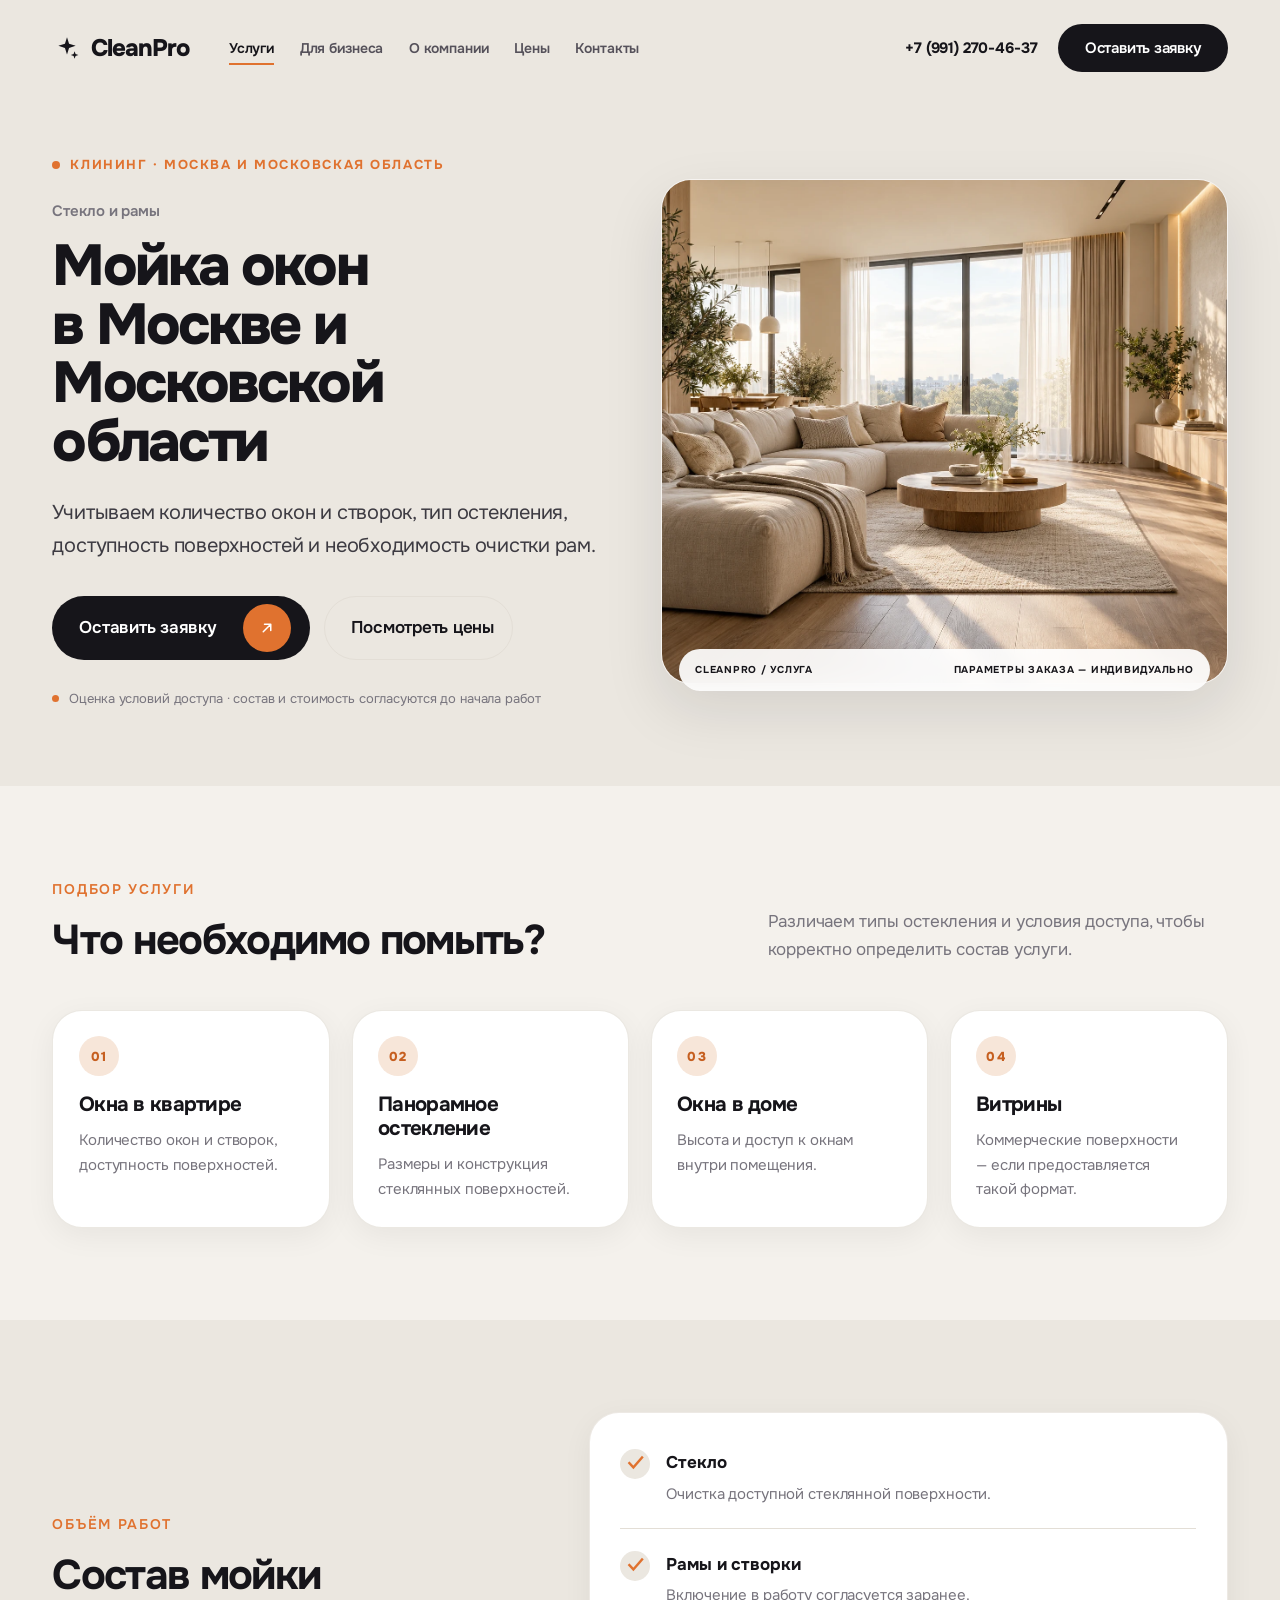
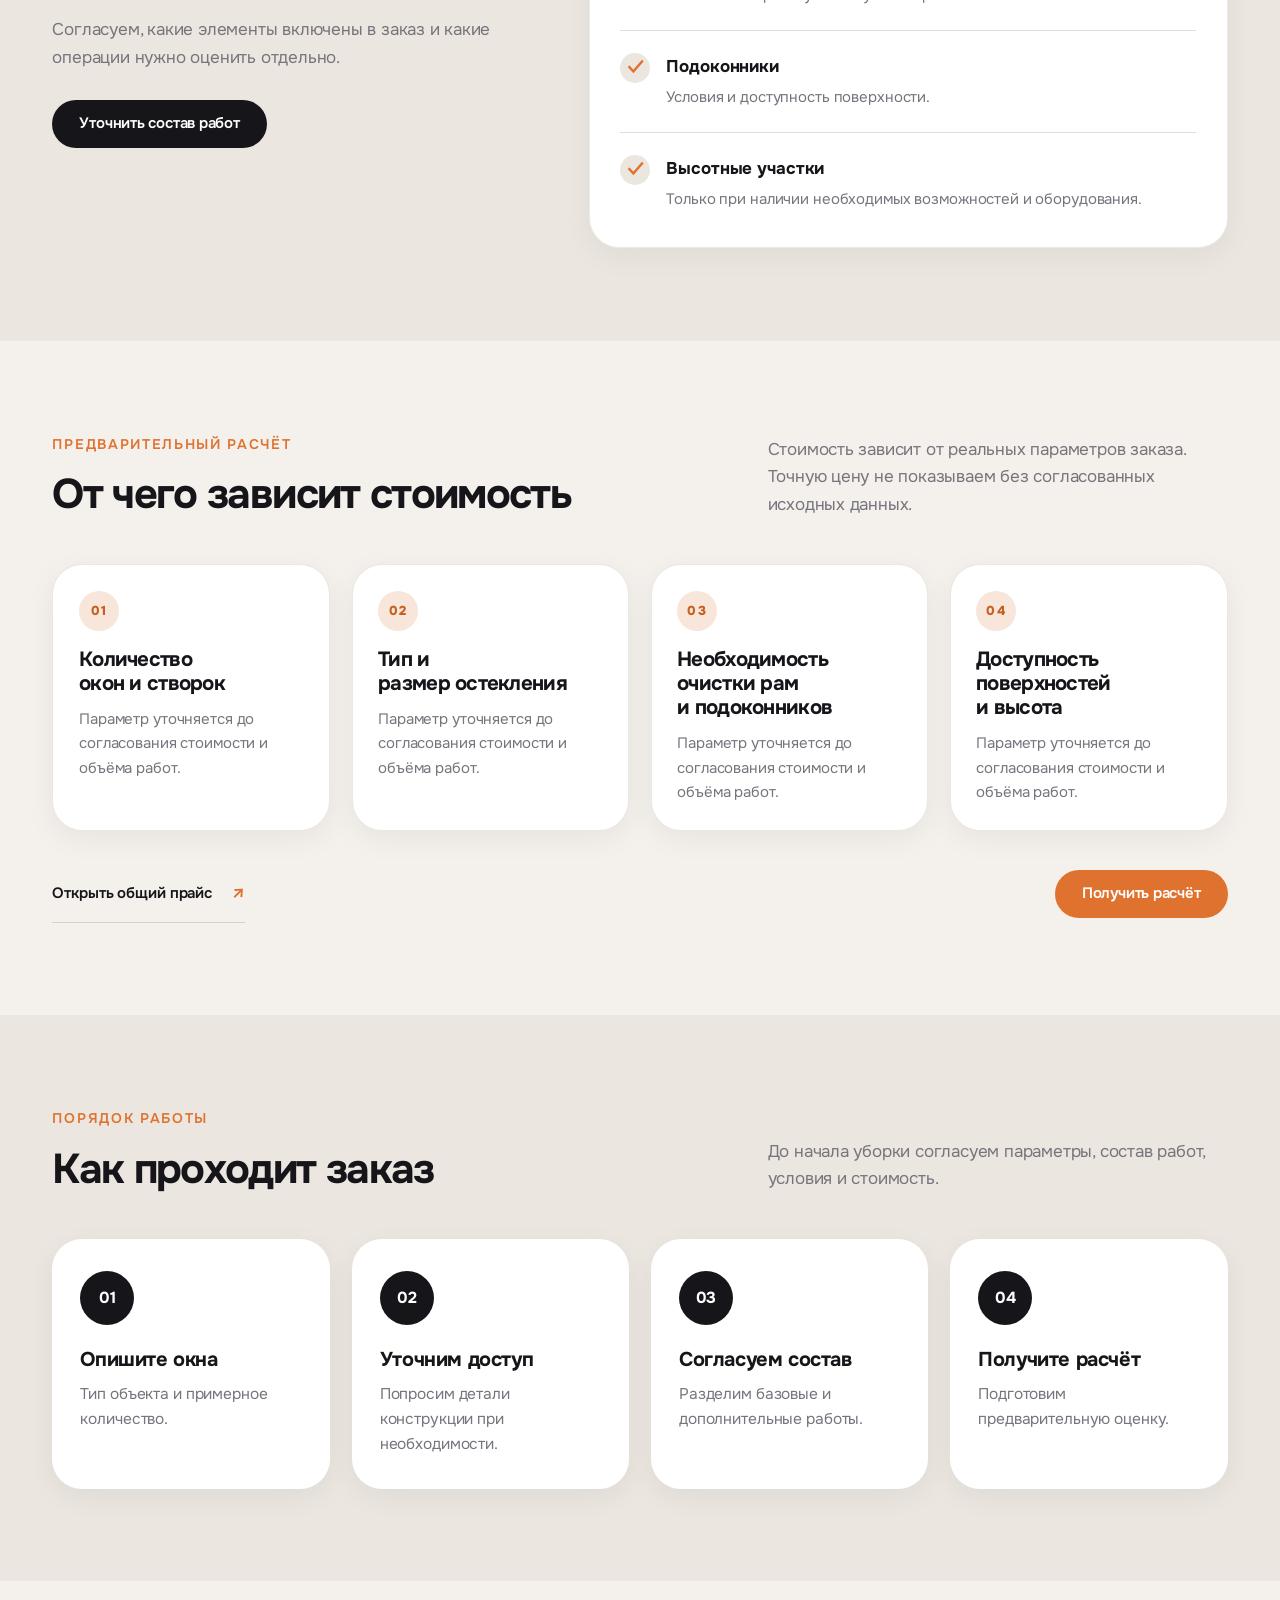
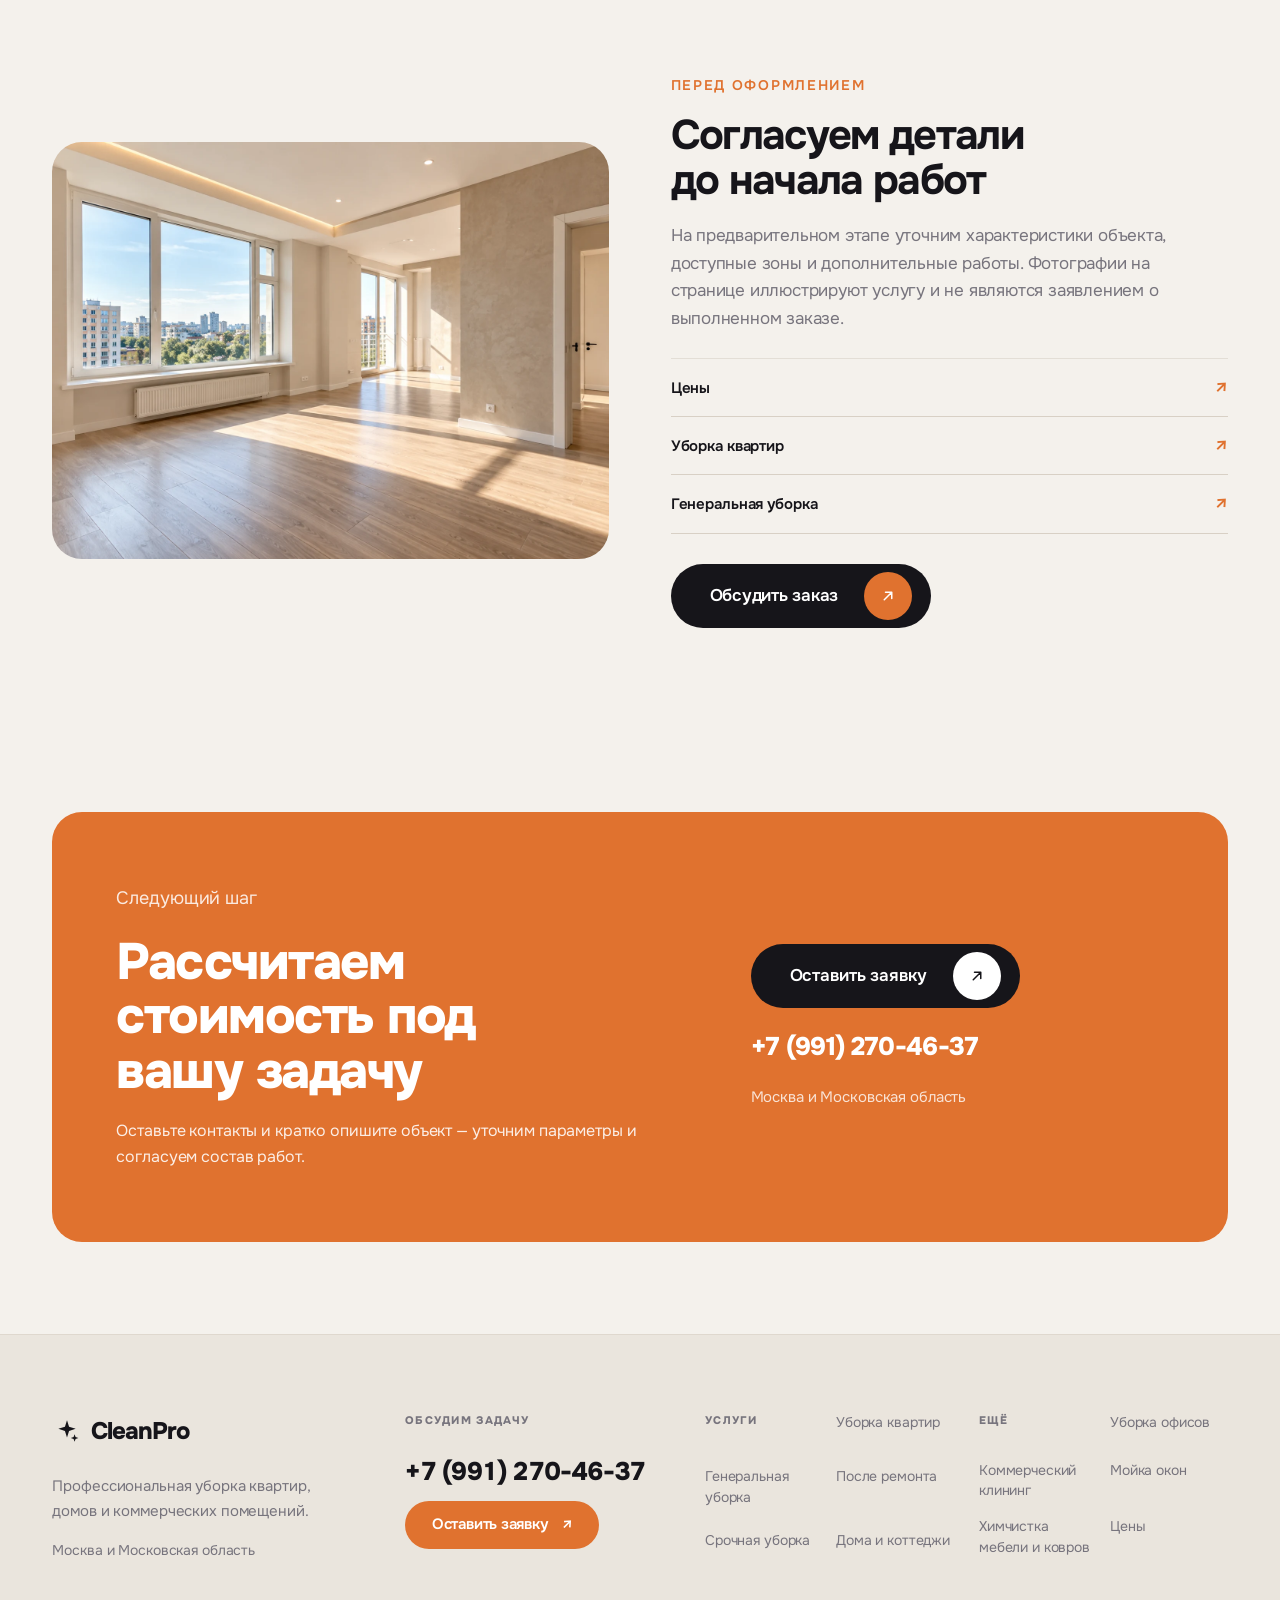
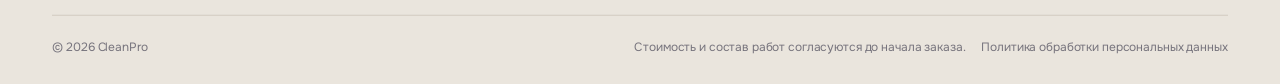
<file: moika-okon.html>
<!DOCTYPE html>

<html class="no-js" lang="ru"><head><meta charset="utf-8"/><meta content="width=device-width,initial-scale=1" name="viewport"/><title>Мойка окон в Москве и Московской области | CleanPro</title><meta content="Учитываем количество окон и створок, тип остекления, доступность поверхностей и необходимость очистки рам." name="description"/><meta content="#f4f1ec" name="theme-color"/><link href="https://fonts.googleapis.com" rel="preconnect"/><link crossorigin="" href="https://fonts.gstatic.com" rel="preconnect"/><link href="https://fonts.googleapis.com/css2?family=Onest:wght@400;500;600;700;800&amp;display=swap" rel="stylesheet"/><link href="style.css" rel="stylesheet"/><script>document.documentElement.classList.remove('no-js');document.documentElement.classList.add('js');</script></head><body data-page="windows" data-service="Мойка окон"><a class="skip-link" href="#main-content">Перейти к содержимому</a><header class="header" id="top">
<div class="container header__inner">
<a aria-label="CleanPro — на главную" class="logo" href="index.html">
<span aria-hidden="true" class="logo__mark"><svg fill="none" viewbox="0 0 24 24"><path d="M12 2l1.9 6.1L20 10l-6.1 1.9L12 18l-1.9-6.1L4 10l6.1-1.9L12 2z" fill="currentColor"></path><path d="M19 15l.9 2.6L22.5 18.5l-2.6.9L19 22l-.9-2.6-2.6-.9 2.6-.9L19 15z" fill="currentColor"></path></svg></span>
<span class="logo__text">CleanPro</span>
</a>
<nav aria-label="Основная навигация" class="nav">
<a class="nav__link" data-nav="services" href="index.html#services">Услуги</a>
<a class="nav__link" data-nav="business" href="uborka-ofisov.html">Для бизнеса</a>
<a class="nav__link" data-nav="about" href="index.html#about">О компании</a>
<a class="nav__link" data-nav="prices" href="tseny.html">Цены</a>
<a class="nav__link" data-nav="contacts" href="index.html#footer">Контакты</a>
</nav>
<div class="header__right">
<a class="header__phone" href="tel:+79912704637">+7 (991) 270-46-37</a>
<button class="btn btn--dark btn--sm" data-popup="" type="button">Оставить заявку</button>
</div>
<button aria-controls="mobile-menu" aria-expanded="false" aria-label="Открыть меню" class="burger" id="burger" type="button">
<span></span><span></span><span></span>
</button>
</div>
</header>
<div class="mmenu" hidden="" id="mobile-menu">
<div class="mmenu__head">
<a aria-label="CleanPro — на главную" class="logo" href="index.html"><span aria-hidden="true" class="logo__mark"><svg fill="none" viewbox="0 0 24 24"><path d="M12 2l1.9 6.1L20 10l-6.1 1.9L12 18l-1.9-6.1L4 10l6.1-1.9L12 2z" fill="currentColor"></path></svg></span><span class="logo__text">CleanPro</span></a>
<button aria-label="Закрыть меню" class="mmenu__close" id="mmenu-close" type="button"><svg fill="none" viewbox="0 0 24 24"><path d="M6 6l12 12M18 6L6 18" stroke="currentColor" stroke-linecap="round" stroke-width="1.8"></path></svg></button>
</div>
<nav aria-label="Мобильная навигация" class="mmenu__nav">
<a class="mmenu__link" data-nav="services" href="index.html#services">Все услуги</a>
<a class="mmenu__link" href="uborka-kvartir.html">Уборка квартир</a>
<a class="mmenu__link" href="generalnaya-uborka.html">Генеральная уборка</a>
<a class="mmenu__link" href="uborka-posle-remonta.html">Уборка после ремонта</a>
<a class="mmenu__link" href="srochnaya-uborka.html">Срочная уборка</a>
<a class="mmenu__link" href="uborka-domov-i-kottedzhey.html">Дома и коттеджи</a>
<a class="mmenu__link" href="uborka-ofisov.html">Уборка офисов</a>
<a class="mmenu__link" href="uborka-kommercheskikh-pomeshcheniy.html">Коммерческие помещения</a>
<a class="mmenu__link" href="moika-okon.html">Мойка окон</a>
<a class="mmenu__link" href="himchistka-mebeli-i-kovrov.html">Химчистка мебели и ковров</a>
<a class="mmenu__link" data-nav="prices" href="tseny.html">Цены</a>
<a class="mmenu__link" href="index.html#about">О компании</a>
</nav>
<div class="mmenu__foot">
<a class="mmenu__phone" href="tel:+79912704637">+7 (991) 270-46-37</a>
<button class="btn btn--accent" data-popup="" type="button">Оставить заявку</button>
<p class="mmenu__geo">Москва и Московская область</p>
</div>
</div><main id="main-content">
<section class="page-hero"><div class="container page-hero__inner"><div class="page-hero__copy" data-reveal=""><p class="page-kicker">Клининг · Москва и Московская область</p><p class="page-hero__category">Стекло и рамы</p><h1 class="page-hero__title">Мойка окон в Москве и Московской области</h1><p class="page-hero__lead">Учитываем количество окон и створок, тип остекления, доступность поверхностей и необходимость очистки рам.</p><div class="page-hero__actions"><button class="btn btn--dark btn--lg" data-popup="" type="button">Оставить заявку <span class="btn__ico"><svg fill="none" viewbox="0 0 24 24"><path d="M7.5 16.5 16.5 7.5M9 7.5h7.5V15" stroke="currentColor" stroke-linecap="round" stroke-linejoin="round" stroke-width="1.8"></path></svg></span></button><a class="btn btn--outline btn--lg" href="tseny.html">Посмотреть цены</a></div><div class="page-hero__meta"><span class="page-hero__meta-dot"></span><span>Оценка условий доступа · состав и стоимость согласуются до начала работ</span></div></div><div class="page-hero__visual" data-reveal="" style="--d:.12s"><img alt="Иллюстрация услуги: мойка окон" class="page-hero__photo" fetchpriority="high" src="assets-20-photos/home-hero.webp"/><div class="page-image-caption"><span>CleanPro / УСЛУГА</span><span>Параметры заказа — индивидуально</span></div></div></div></section>
<section class="section page-section"><div class="container"><div class="page-section__head" data-reveal=""><div><p class="eyebrow">Подбор услуги</p><h2 class="h2">Что необходимо помыть?</h2></div><p class="section__lead">Различаем типы остекления и условия доступа, чтобы корректно определить состав услуги.</p></div><div class="page-grid"><article class="page-card" data-reveal=""><span class="page-card__num">01</span><h3>Окна в квартире</h3><p>Количество окон и створок, доступность поверхностей.</p></article><article class="page-card" data-reveal=""><span class="page-card__num">02</span><h3>Панорамное остекление</h3><p>Размеры и конструкция стеклянных поверхностей.</p></article><article class="page-card" data-reveal=""><span class="page-card__num">03</span><h3>Окна в доме</h3><p>Высота и доступ к окнам внутри помещения.</p></article><article class="page-card" data-reveal=""><span class="page-card__num">04</span><h3>Витрины</h3><p>Коммерческие поверхности — если предоставляется такой формат.</p></article></div></div></section>
<section class="section page-section page-section--soft"><div class="container page-split"><div class="page-split__copy" data-reveal=""><p class="eyebrow">Объём работ</p><h2 class="h2">Состав мойки</h2><p class="section__lead">Согласуем, какие элементы включены в заказ и какие операции нужно оценить отдельно.</p><button class="btn btn--dark btn--sm" data-popup="" type="button">Уточнить состав работ</button></div><div class="page-checklist" data-reveal=""><div class="page-check-row"><span class="page-check-mark">✓</span><div><strong>Стекло</strong><p>Очистка доступной стеклянной поверхности.</p></div></div><div class="page-check-row"><span class="page-check-mark">✓</span><div><strong>Рамы и створки</strong><p>Включение в работу согласуется заранее.</p></div></div><div class="page-check-row"><span class="page-check-mark">✓</span><div><strong>Подоконники</strong><p>Условия и доступность поверхности.</p></div></div><div class="page-check-row"><span class="page-check-mark">✓</span><div><strong>Высотные участки</strong><p>Только при наличии необходимых возможностей и оборудования.</p></div></div></div></div></section>
<section class="section page-section"><div class="container"><div class="page-section__head" data-reveal=""><div><p class="eyebrow">Предварительный расчёт</p><h2 class="h2">От чего зависит стоимость</h2></div><p class="section__lead">Стоимость зависит от реальных параметров заказа. Точную цену не показываем без согласованных исходных данных.</p></div><div class="page-grid page-grid--factors"><article class="page-card" data-reveal=""><span class="page-card__num">01</span><h3>Количество окон и створок</h3><p>Параметр уточняется до согласования стоимости и объёма работ.</p></article><article class="page-card" data-reveal=""><span class="page-card__num">02</span><h3>Тип и размер остекления</h3><p>Параметр уточняется до согласования стоимости и объёма работ.</p></article><article class="page-card" data-reveal=""><span class="page-card__num">03</span><h3>Необходимость очистки рам и подоконников</h3><p>Параметр уточняется до согласования стоимости и объёма работ.</p></article><article class="page-card" data-reveal=""><span class="page-card__num">04</span><h3>Доступность поверхностей и высота</h3><p>Параметр уточняется до согласования стоимости и объёма работ.</p></article></div><div class="page-inline-action"><a class="page-related" href="tseny.html">Открыть общий прайс <span>↗</span></a><button class="btn btn--accent btn--sm" data-popup="" type="button">Получить расчёт</button></div></div></section>
<section class="section page-section page-section--soft"><div class="container"><div class="page-section__head" data-reveal=""><div><p class="eyebrow">Порядок работы</p><h2 class="h2">Как проходит заказ</h2></div><p class="section__lead">До начала уборки согласуем параметры, состав работ, условия и стоимость.</p></div><ol class="steps"><li class="step" data-reveal=""><span class="step__num">01</span><h3 class="step__title">Опишите окна</h3><p class="step__text">Тип объекта и примерное количество.</p></li><li class="step" data-reveal=""><span class="step__num">02</span><h3 class="step__title">Уточним доступ</h3><p class="step__text">Попросим детали конструкции при необходимости.</p></li><li class="step" data-reveal=""><span class="step__num">03</span><h3 class="step__title">Согласуем состав</h3><p class="step__text">Разделим базовые и дополнительные работы.</p></li><li class="step" data-reveal=""><span class="step__num">04</span><h3 class="step__title">Получите расчёт</h3><p class="step__text">Подготовим предварительную оценку.</p></li></ol></div></section>
<section class="section page-section"><div class="container page-example"><div class="page-example__visual"><img alt="Иллюстративное изображение услуги мойка окон" loading="lazy" src="assets-20-photos/home-result-renovation.webp"/></div><div class="page-example__copy"><p class="eyebrow">Перед оформлением</p><h2 class="h2">Согласуем детали до начала работ</h2><p class="section__lead">На предварительном этапе уточним характеристики объекта, доступные зоны и дополнительные работы. Фотографии на странице иллюстрируют услугу и не являются заявлением о выполненном заказе.</p><div class="page-related-list"><a class="page-related" href="tseny.html">Цены <span>↗</span></a><a class="page-related" href="uborka-kvartir.html">Уборка квартир <span>↗</span></a><a class="page-related" href="generalnaya-uborka.html">Генеральная уборка <span>↗</span></a></div><button class="btn btn--dark btn--lg" data-popup="" type="button">Обсудить заказ <span class="btn__ico"><svg fill="none" viewbox="0 0 24 24"><path d="M7.5 16.5 16.5 7.5M9 7.5h7.5V15" stroke="currentColor" stroke-linecap="round" stroke-linejoin="round" stroke-width="1.8"></path></svg></span></button></div></div></section>
<section class="section page-section page-section--last"><div class="container"><div class="cta__box page-final-cta" data-reveal=""><div><p class="cta__over">Следующий шаг</p><h2 class="cta__title">Рассчитаем стоимость под вашу задачу</h2><p class="page-final-cta__text">Оставьте контакты и кратко опишите объект — уточним параметры и согласуем состав работ.</p></div><div class="cta__actions"><button class="btn btn--dark btn--lg" data-popup="" type="button">Оставить заявку <span class="btn__ico btn__ico--accent"><svg fill="none" viewbox="0 0 24 24"><path d="M7.5 16.5 16.5 7.5M9 7.5h7.5V15" stroke="currentColor" stroke-linecap="round" stroke-linejoin="round" stroke-width="1.8"></path></svg></span></button><a class="cta__phone" href="tel:+79912704637">+7 (991) 270-46-37</a><p class="cta__geo">Москва и Московская область</p></div></div></div></section>
</main><footer class="footer" id="footer">
<div class="container">
<div class="footer__top">
<div class="footer__brand">
<a aria-label="CleanPro — на главную" class="logo" href="index.html"><span aria-hidden="true" class="logo__mark"><svg fill="none" viewbox="0 0 24 24"><path d="M12 2l1.9 6.1L20 10l-6.1 1.9L12 18l-1.9-6.1L4 10l6.1-1.9L12 2z" fill="currentColor"></path><path d="M19 15l.9 2.6L22.5 18.5l-2.6.9L19 22l-.9-2.6-2.6-.9 2.6-.9L19 15z" fill="currentColor"></path></svg></span><span class="logo__text">CleanPro</span></a>
<p class="footer__desc">Профессиональная уборка квартир, домов и коммерческих помещений.</p>
<p class="footer__geo">Москва и Московская область</p>
</div>
<div class="footer__contacts">
<span class="footer__eyebrow">Обсудим задачу</span>
<a class="footer__phone" href="tel:+79912704637">+7 (991) 270-46-37</a>
<button class="btn btn--accent btn--sm" data-popup="" type="button">Оставить заявку <span aria-hidden="true">↗</span></button>
</div>
<nav aria-label="Услуги" class="footer__nav">
<span class="footer__eyebrow">Услуги</span>
<a href="uborka-kvartir.html">Уборка квартир</a>
<a href="generalnaya-uborka.html">Генеральная уборка</a>
<a href="uborka-posle-remonta.html">После ремонта</a>
<a href="srochnaya-uborka.html">Срочная уборка</a>
<a href="uborka-domov-i-kottedzhey.html">Дома и коттеджи</a>
</nav>
<nav aria-label="Другие услуги и информация" class="footer__nav">
<span class="footer__eyebrow">Ещё</span>
<a href="uborka-ofisov.html">Уборка офисов</a>
<a href="uborka-kommercheskikh-pomeshcheniy.html">Коммерческий клининг</a>
<a href="moika-okon.html">Мойка окон</a>
<a href="himchistka-mebeli-i-kovrov.html">Химчистка мебели и ковров</a>
<a href="tseny.html">Цены</a>
</nav>
</div>
<div class="footer__bottom">
<p>© <span data-current-year="">2026</span> CleanPro</p>
<p class="footer__bottom-note">Стоимость и состав работ согласуются до начала заказа.</p>
<div class="footer__legal"><a href="privacy.html">Политика обработки персональных данных</a></div>
</div>
</div>
</footer><div class="popup" hidden="" id="popup">
<div class="popup__veil" data-popup-close=""></div>
<div aria-describedby="popup-sub" aria-labelledby="popup-title" aria-modal="true" class="popup__card" role="dialog">
<button aria-label="Закрыть окно" class="popup__close" data-popup-close="" type="button"><svg fill="none" viewbox="0 0 24 24"><path d="M6 6l12 12M18 6L6 18" stroke="currentColor" stroke-linecap="round" stroke-width="1.8"></path></svg></button>
<p class="eyebrow">Связаться с CleanPro</p>
<h2 class="popup__title" id="popup-title">Обсудим вашу задачу</h2>
<p class="popup__sub" id="popup-sub">Оставьте контакты и краткие параметры объекта. Уточним детали и согласуем стоимость.</p>
<form class="popup__form" id="popup-form">
<label class="popup__field"><span>Как к вам обращаться</span><input autocomplete="name" name="name" placeholder="Ваше имя" required="" type="text"/></label>
<label class="popup__field"><span>Телефон для связи</span><input autocomplete="tel" inputmode="tel" name="phone" placeholder="+7 (___) ___-__-__" required="" type="tel"/></label>
<label class="popup__field"><span>Какая услуга нужна?</span><select id="popup-service" name="service" required=""><option value="">Выберите услугу</option><option value="flat">Уборка квартир</option><option value="general">Генеральная уборка</option><option value="post-renovation">Уборка после ремонта</option><option value="urgent">Срочная уборка</option><option value="house">Уборка домов и коттеджей</option><option value="office">Уборка офисов</option><option value="commercial">Клининг коммерческих помещений</option><option value="windows">Мойка окон</option><option value="drycleaning">Химчистка мебели и ковров</option><option value="other">Пока не определился(лась)</option></select></label>
<label class="popup__field"><span>Комментарий <em>необязательно</em></span><textarea id="popup-details" name="details" placeholder="Площадь, район, желаемая дата или дополнительные детали" rows="3"></textarea></label>
<label class="popup__consent"><input name="privacy" required="" type="checkbox"/><span>Согласен(на) с <a href="privacy.html">политикой обработки персональных данных</a>.</span></label>
<button class="btn btn--accent btn--lg popup__submit" type="submit"><span>Подготовить заявку</span><span aria-hidden="true" class="btn__ico"><svg fill="none" viewbox="0 0 24 24"><path d="M7.5 16.5 16.5 7.5M9 7.5h7.5V15" stroke="currentColor" stroke-linecap="round" stroke-linejoin="round" stroke-width="1.8"></path></svg></span></button>
<button class="popup__copy" data-copy-request="" hidden="" type="button">Скопировать данные заявки</button>
<p aria-live="polite" class="popup__done" hidden="" id="popup-done" role="status">Проверка пройдена. Сейчас форма работает в демонстрационном режиме и не отправляет данные. Перед публикацией подключите почту, CRM или серверный обработчик.</p>
</form>
</div>
</div><script defer="True" src="script.js"></script></body></html>
</file>
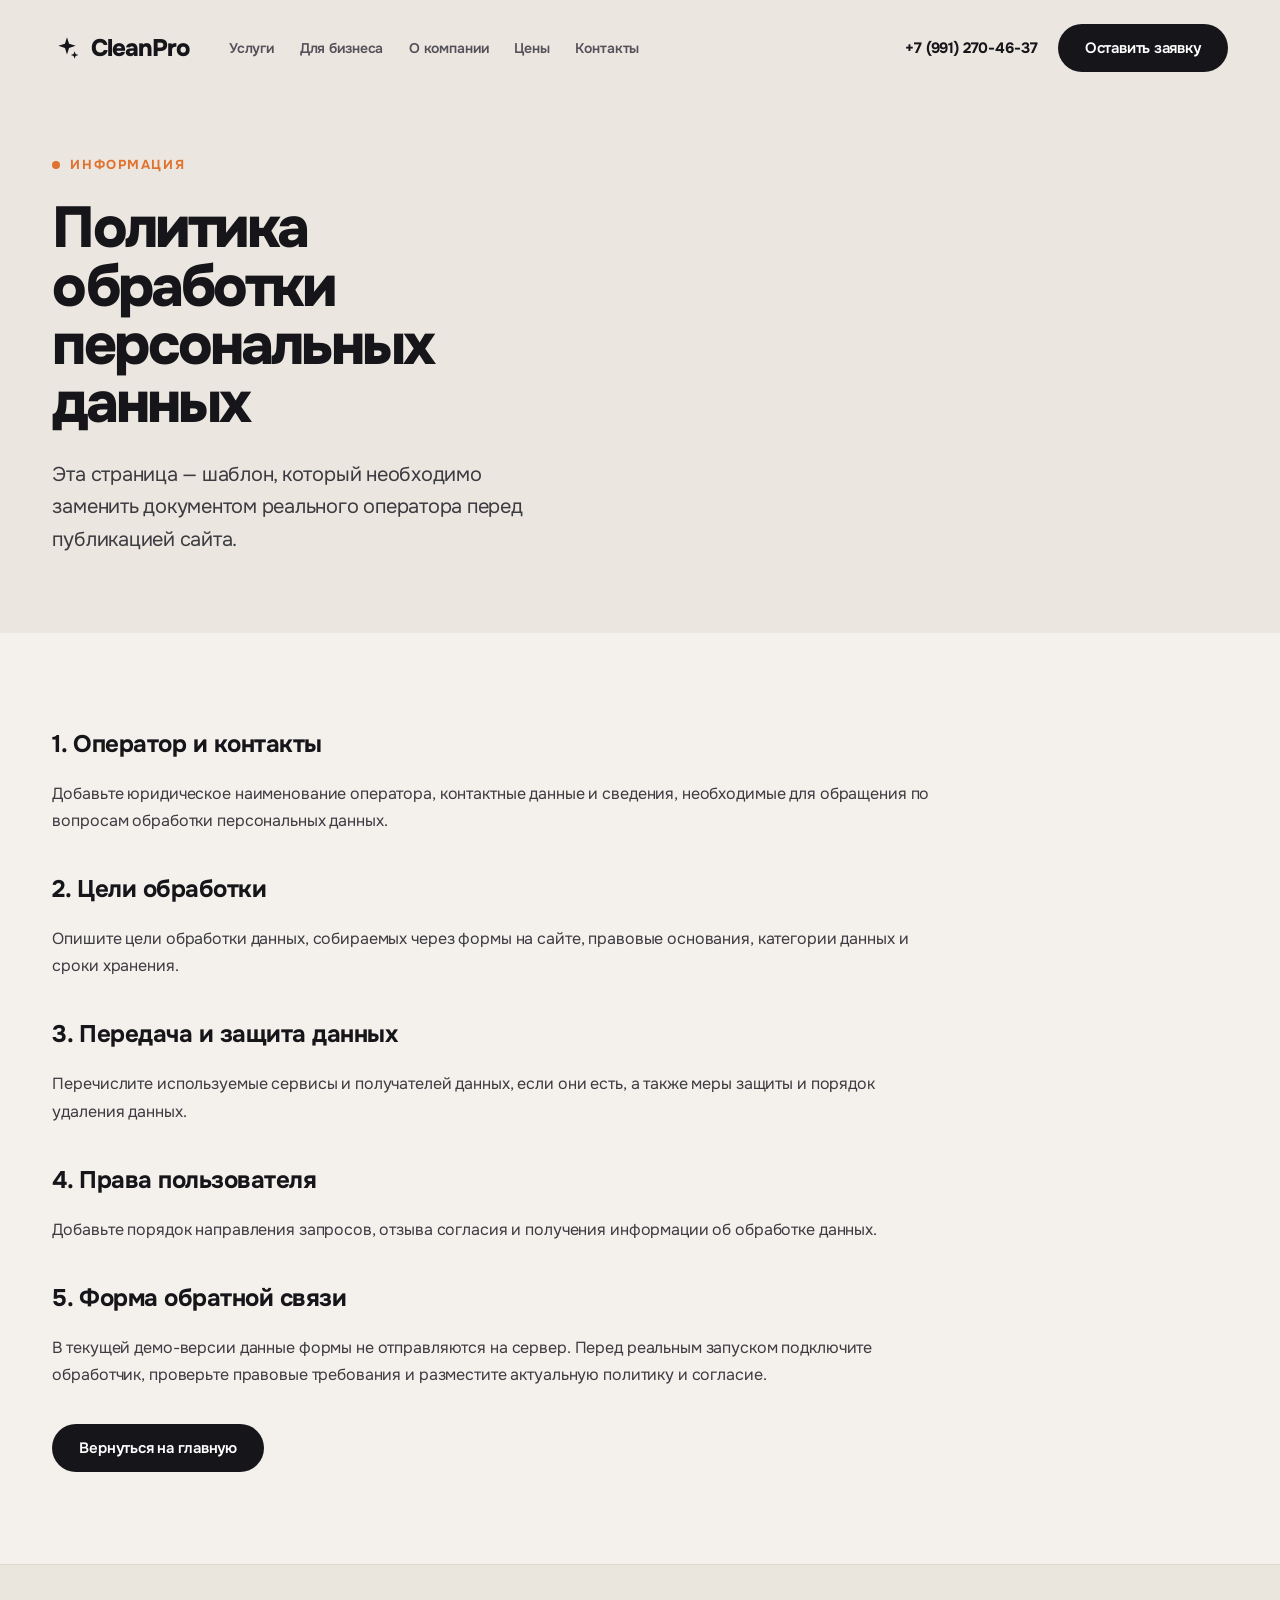
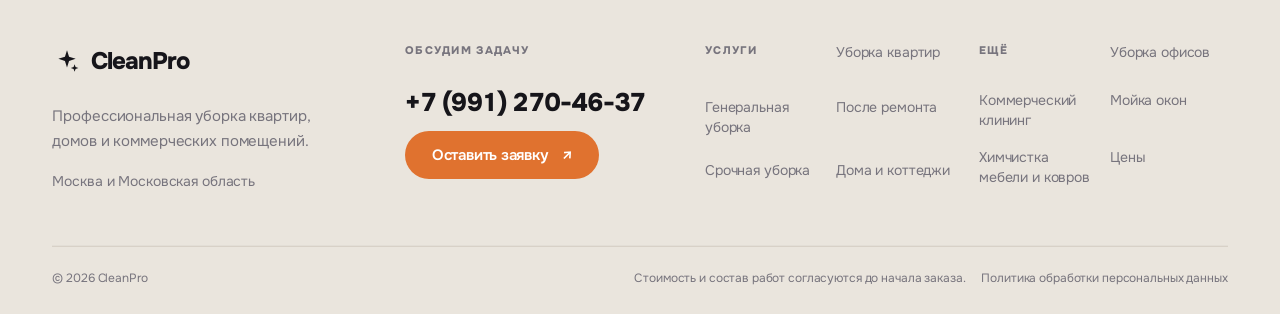
<file: privacy.html>
<!DOCTYPE html>

<html class="no-js" lang="ru"><head><meta charset="utf-8"/><meta content="width=device-width,initial-scale=1" name="viewport"/><title>Политика обработки персональных данных | CleanPro</title><meta content="Информация о работе демонстрационной формы и обработке персональных данных." name="description"/><meta content="#f4f1ec" name="theme-color"/><link href="https://fonts.googleapis.com" rel="preconnect"/><link crossorigin="" href="https://fonts.gstatic.com" rel="preconnect"/><link href="https://fonts.googleapis.com/css2?family=Onest:wght@400;500;600;700;800&amp;display=swap" rel="stylesheet"/><link href="style.css" rel="stylesheet"/><script>document.documentElement.classList.remove('no-js');document.documentElement.classList.add('js');</script></head><body data-page="privacy"><a class="skip-link" href="#main-content">Перейти к содержимому</a><header class="header" id="top">
<div class="container header__inner">
<a aria-label="CleanPro — на главную" class="logo" href="index.html">
<span aria-hidden="true" class="logo__mark"><svg fill="none" viewbox="0 0 24 24"><path d="M12 2l1.9 6.1L20 10l-6.1 1.9L12 18l-1.9-6.1L4 10l6.1-1.9L12 2z" fill="currentColor"></path><path d="M19 15l.9 2.6L22.5 18.5l-2.6.9L19 22l-.9-2.6-2.6-.9 2.6-.9L19 15z" fill="currentColor"></path></svg></span>
<span class="logo__text">CleanPro</span>
</a>
<nav aria-label="Основная навигация" class="nav">
<a class="nav__link" data-nav="services" href="index.html#services">Услуги</a>
<a class="nav__link" data-nav="business" href="uborka-ofisov.html">Для бизнеса</a>
<a class="nav__link" data-nav="about" href="index.html#about">О компании</a>
<a class="nav__link" data-nav="prices" href="tseny.html">Цены</a>
<a class="nav__link" data-nav="contacts" href="index.html#footer">Контакты</a>
</nav>
<div class="header__right">
<a class="header__phone" href="tel:+79912704637">+7 (991) 270-46-37</a>
<button class="btn btn--dark btn--sm" data-popup="" type="button">Оставить заявку</button>
</div>
<button aria-controls="mobile-menu" aria-expanded="false" aria-label="Открыть меню" class="burger" id="burger" type="button">
<span></span><span></span><span></span>
</button>
</div>
</header>
<div class="mmenu" hidden="" id="mobile-menu">
<div class="mmenu__head">
<a aria-label="CleanPro — на главную" class="logo" href="index.html"><span aria-hidden="true" class="logo__mark"><svg fill="none" viewbox="0 0 24 24"><path d="M12 2l1.9 6.1L20 10l-6.1 1.9L12 18l-1.9-6.1L4 10l6.1-1.9L12 2z" fill="currentColor"></path></svg></span><span class="logo__text">CleanPro</span></a>
<button aria-label="Закрыть меню" class="mmenu__close" id="mmenu-close" type="button"><svg fill="none" viewbox="0 0 24 24"><path d="M6 6l12 12M18 6L6 18" stroke="currentColor" stroke-linecap="round" stroke-width="1.8"></path></svg></button>
</div>
<nav aria-label="Мобильная навигация" class="mmenu__nav">
<a class="mmenu__link" data-nav="services" href="index.html#services">Все услуги</a>
<a class="mmenu__link" href="uborka-kvartir.html">Уборка квартир</a>
<a class="mmenu__link" href="generalnaya-uborka.html">Генеральная уборка</a>
<a class="mmenu__link" href="uborka-posle-remonta.html">Уборка после ремонта</a>
<a class="mmenu__link" href="srochnaya-uborka.html">Срочная уборка</a>
<a class="mmenu__link" href="uborka-domov-i-kottedzhey.html">Дома и коттеджи</a>
<a class="mmenu__link" href="uborka-ofisov.html">Уборка офисов</a>
<a class="mmenu__link" href="uborka-kommercheskikh-pomeshcheniy.html">Коммерческие помещения</a>
<a class="mmenu__link" href="moika-okon.html">Мойка окон</a>
<a class="mmenu__link" href="himchistka-mebeli-i-kovrov.html">Химчистка мебели и ковров</a>
<a class="mmenu__link" data-nav="prices" href="tseny.html">Цены</a>
<a class="mmenu__link" href="index.html#about">О компании</a>
</nav>
<div class="mmenu__foot">
<a class="mmenu__phone" href="tel:+79912704637">+7 (991) 270-46-37</a>
<button class="btn btn--accent" data-popup="" type="button">Оставить заявку</button>
<p class="mmenu__geo">Москва и Московская область</p>
</div>
</div><main id="main-content"><section class="page-hero page-hero--compact"><div class="container page-hero__inner"><div class="page-hero__copy"><p class="page-kicker">Информация</p><h1 class="page-hero__title">Политика обработки персональных данных</h1><p class="page-hero__lead">Эта страница — шаблон, который необходимо заменить документом реального оператора перед публикацией сайта.</p></div></div></section><section class="section page-section"><div class="container page-legal"><h2>1. Оператор и контакты</h2><p>Добавьте юридическое наименование оператора, контактные данные и сведения, необходимые для обращения по вопросам обработки персональных данных.</p><h2>2. Цели обработки</h2><p>Опишите цели обработки данных, собираемых через формы на сайте, правовые основания, категории данных и сроки хранения.</p><h2>3. Передача и защита данных</h2><p>Перечислите используемые сервисы и получателей данных, если они есть, а также меры защиты и порядок удаления данных.</p><h2>4. Права пользователя</h2><p>Добавьте порядок направления запросов, отзыва согласия и получения информации об обработке данных.</p><h2>5. Форма обратной связи</h2><p>В текущей демо-версии данные формы не отправляются на сервер. Перед реальным запуском подключите обработчик, проверьте правовые требования и разместите актуальную политику и согласие.</p><a class="btn btn--dark btn--sm" href="index.html">Вернуться на главную</a></div></section></main><footer class="footer" id="footer">
<div class="container">
<div class="footer__top">
<div class="footer__brand">
<a aria-label="CleanPro — на главную" class="logo" href="index.html"><span aria-hidden="true" class="logo__mark"><svg fill="none" viewbox="0 0 24 24"><path d="M12 2l1.9 6.1L20 10l-6.1 1.9L12 18l-1.9-6.1L4 10l6.1-1.9L12 2z" fill="currentColor"></path><path d="M19 15l.9 2.6L22.5 18.5l-2.6.9L19 22l-.9-2.6-2.6-.9 2.6-.9L19 15z" fill="currentColor"></path></svg></span><span class="logo__text">CleanPro</span></a>
<p class="footer__desc">Профессиональная уборка квартир, домов и коммерческих помещений.</p>
<p class="footer__geo">Москва и Московская область</p>
</div>
<div class="footer__contacts">
<span class="footer__eyebrow">Обсудим задачу</span>
<a class="footer__phone" href="tel:+79912704637">+7 (991) 270-46-37</a>
<button class="btn btn--accent btn--sm" data-popup="" type="button">Оставить заявку <span aria-hidden="true">↗</span></button>
</div>
<nav aria-label="Услуги" class="footer__nav">
<span class="footer__eyebrow">Услуги</span>
<a href="uborka-kvartir.html">Уборка квартир</a>
<a href="generalnaya-uborka.html">Генеральная уборка</a>
<a href="uborka-posle-remonta.html">После ремонта</a>
<a href="srochnaya-uborka.html">Срочная уборка</a>
<a href="uborka-domov-i-kottedzhey.html">Дома и коттеджи</a>
</nav>
<nav aria-label="Другие услуги и информация" class="footer__nav">
<span class="footer__eyebrow">Ещё</span>
<a href="uborka-ofisov.html">Уборка офисов</a>
<a href="uborka-kommercheskikh-pomeshcheniy.html">Коммерческий клининг</a>
<a href="moika-okon.html">Мойка окон</a>
<a href="himchistka-mebeli-i-kovrov.html">Химчистка мебели и ковров</a>
<a href="tseny.html">Цены</a>
</nav>
</div>
<div class="footer__bottom">
<p>© <span data-current-year="">2026</span> CleanPro</p>
<p class="footer__bottom-note">Стоимость и состав работ согласуются до начала заказа.</p>
<div class="footer__legal"><a href="privacy.html">Политика обработки персональных данных</a></div>
</div>
</div>
</footer><div class="popup" hidden="" id="popup">
<div class="popup__veil" data-popup-close=""></div>
<div aria-describedby="popup-sub" aria-labelledby="popup-title" aria-modal="true" class="popup__card" role="dialog">
<button aria-label="Закрыть окно" class="popup__close" data-popup-close="" type="button"><svg fill="none" viewbox="0 0 24 24"><path d="M6 6l12 12M18 6L6 18" stroke="currentColor" stroke-linecap="round" stroke-width="1.8"></path></svg></button>
<p class="eyebrow">Связаться с CleanPro</p>
<h2 class="popup__title" id="popup-title">Обсудим вашу задачу</h2>
<p class="popup__sub" id="popup-sub">Оставьте контакты и краткие параметры объекта. Уточним детали и согласуем стоимость.</p>
<form class="popup__form" id="popup-form">
<label class="popup__field"><span>Как к вам обращаться</span><input autocomplete="name" name="name" placeholder="Ваше имя" required="" type="text"/></label>
<label class="popup__field"><span>Телефон для связи</span><input autocomplete="tel" inputmode="tel" name="phone" placeholder="+7 (___) ___-__-__" required="" type="tel"/></label>
<label class="popup__field"><span>Какая услуга нужна?</span><select id="popup-service" name="service" required=""><option value="">Выберите услугу</option><option value="flat">Уборка квартир</option><option value="general">Генеральная уборка</option><option value="post-renovation">Уборка после ремонта</option><option value="urgent">Срочная уборка</option><option value="house">Уборка домов и коттеджей</option><option value="office">Уборка офисов</option><option value="commercial">Клининг коммерческих помещений</option><option value="windows">Мойка окон</option><option value="drycleaning">Химчистка мебели и ковров</option><option value="other">Пока не определился(лась)</option></select></label>
<label class="popup__field"><span>Комментарий <em>необязательно</em></span><textarea id="popup-details" name="details" placeholder="Площадь, район, желаемая дата или дополнительные детали" rows="3"></textarea></label>
<label class="popup__consent"><input name="privacy" required="" type="checkbox"/><span>Согласен(на) с <a href="privacy.html">политикой обработки персональных данных</a>.</span></label>
<button class="btn btn--accent btn--lg popup__submit" type="submit"><span>Подготовить заявку</span><span aria-hidden="true" class="btn__ico"><svg fill="none" viewbox="0 0 24 24"><path d="M7.5 16.5 16.5 7.5M9 7.5h7.5V15" stroke="currentColor" stroke-linecap="round" stroke-linejoin="round" stroke-width="1.8"></path></svg></span></button>
<button class="popup__copy" data-copy-request="" hidden="" type="button">Скопировать данные заявки</button>
<p aria-live="polite" class="popup__done" hidden="" id="popup-done" role="status">Проверка пройдена. Сейчас форма работает в демонстрационном режиме и не отправляет данные. Перед публикацией подключите почту, CRM или серверный обработчик.</p>
</form>
</div>
</div><script defer="True" src="script.js"></script></body></html>
</file>
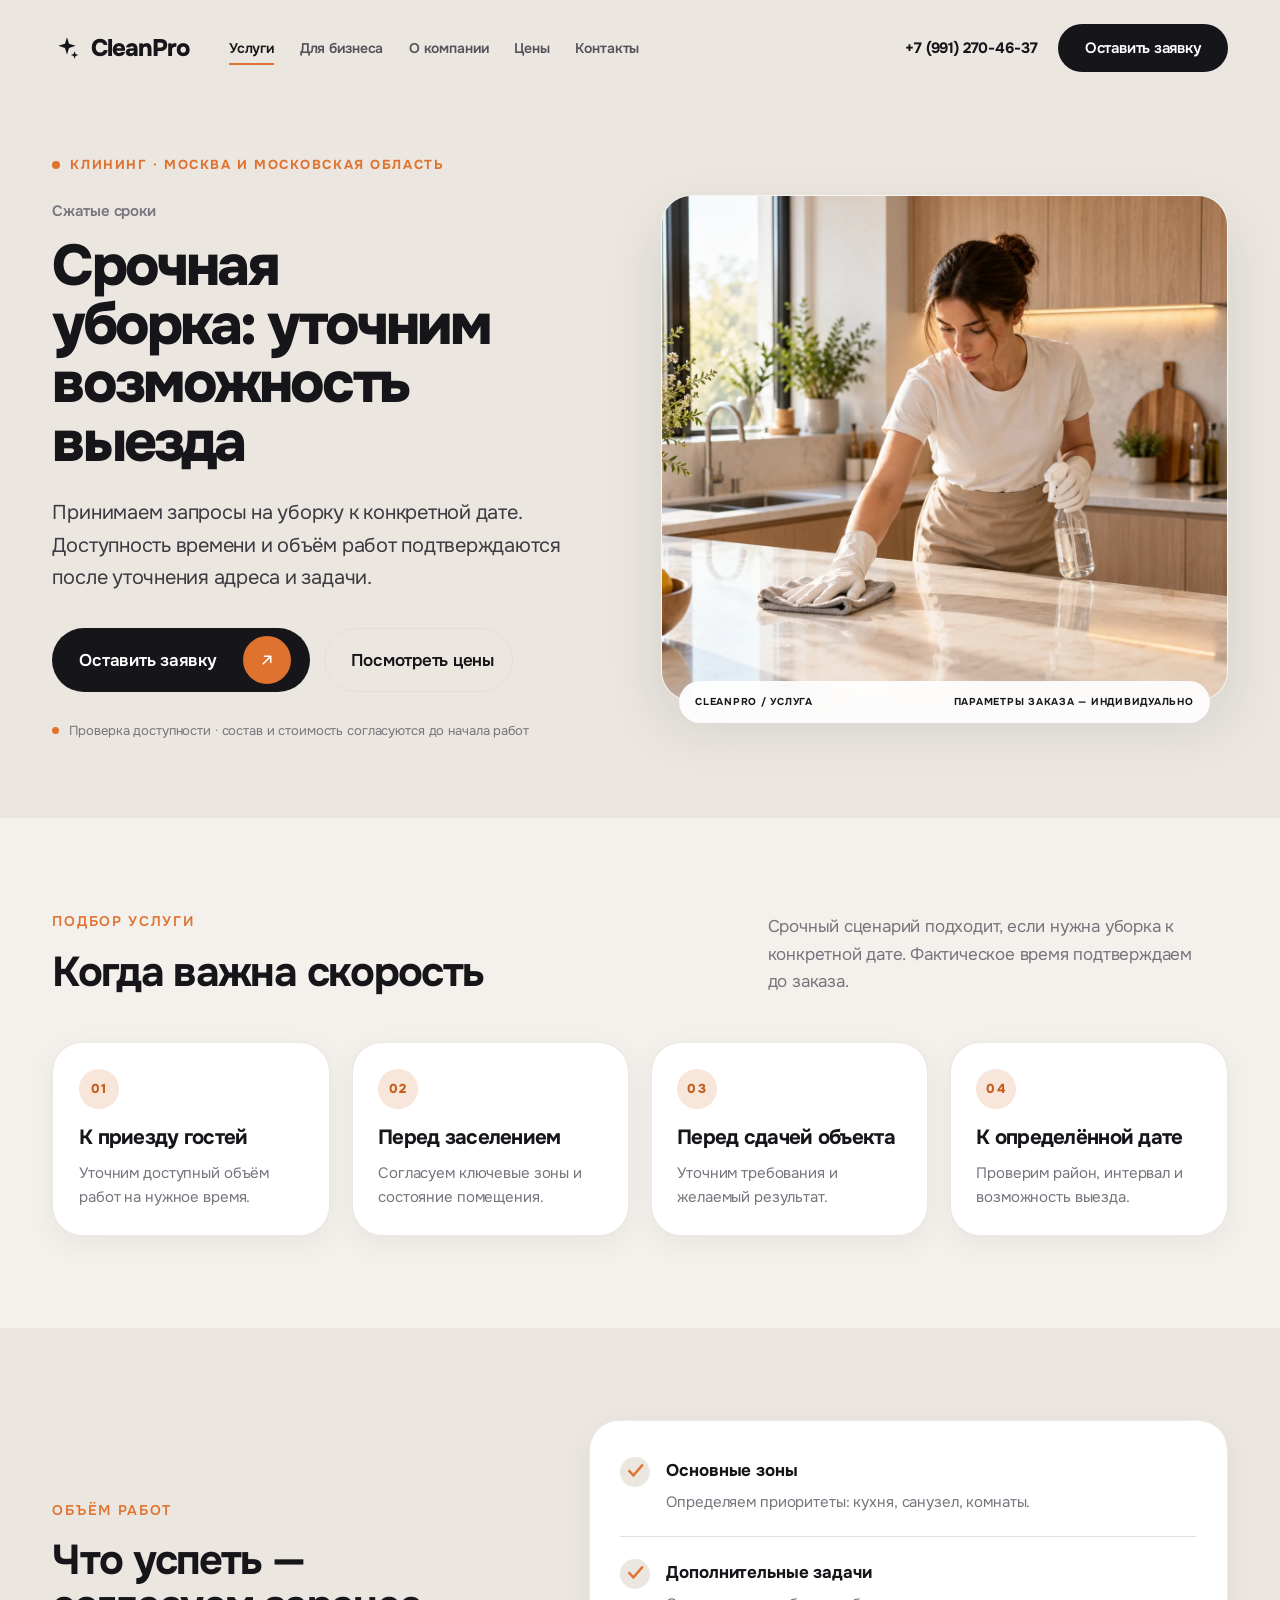
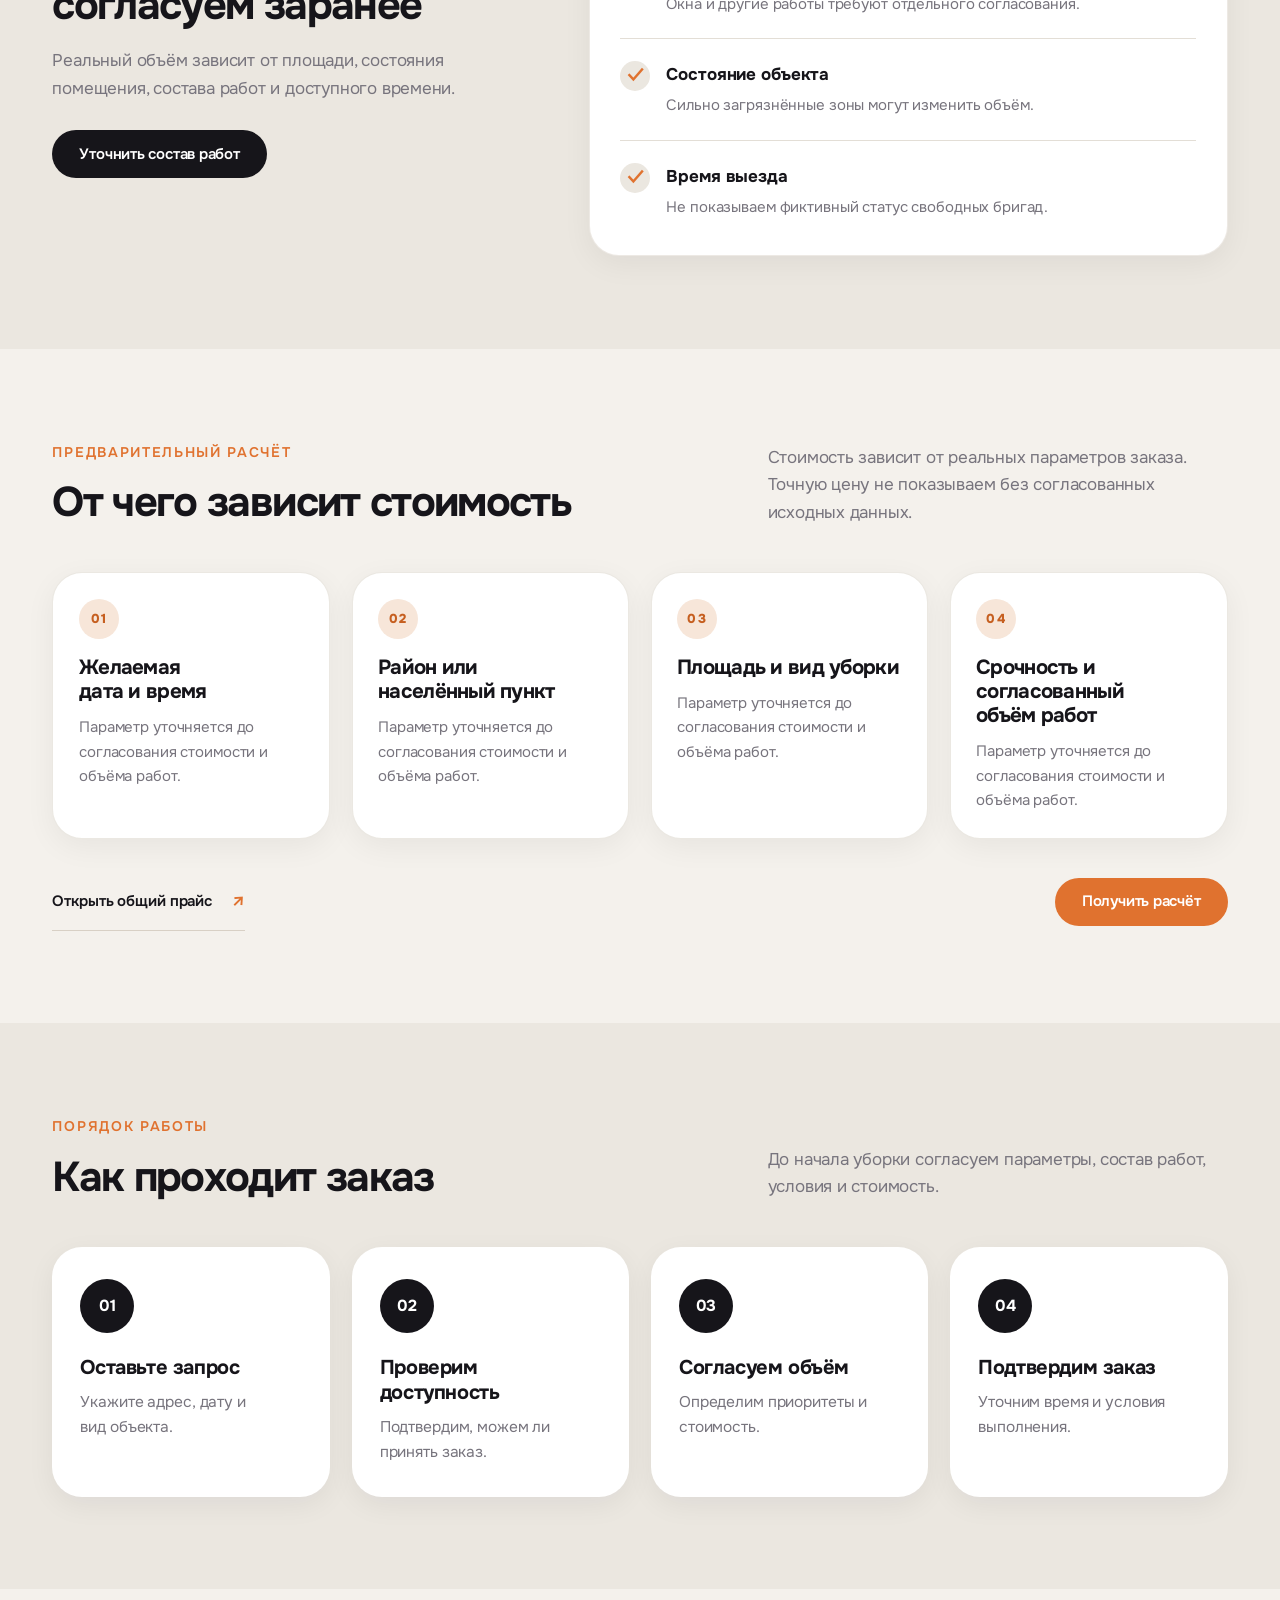
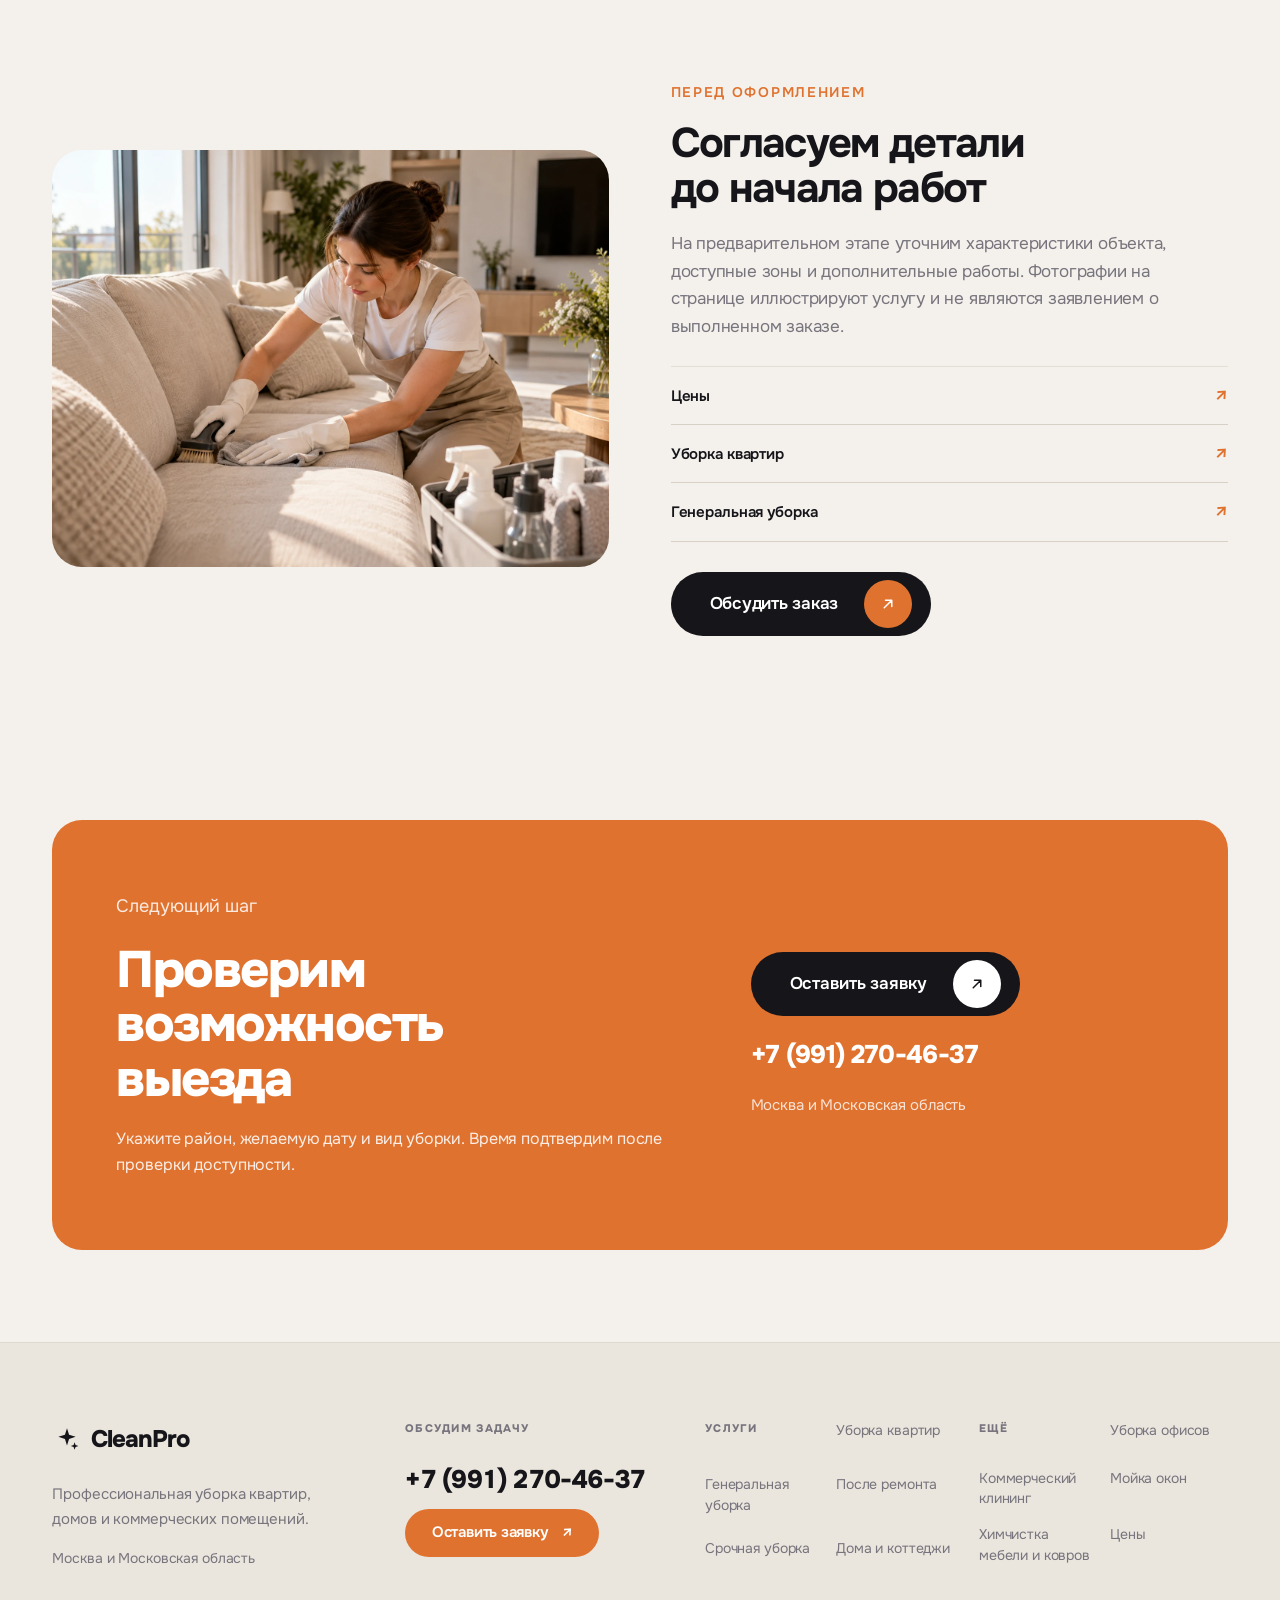
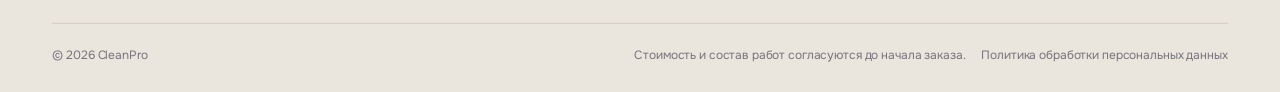
<file: srochnaya-uborka.html>
<!DOCTYPE html>

<html class="no-js" lang="ru"><head><meta charset="utf-8"/><meta content="width=device-width,initial-scale=1" name="viewport"/><title>Срочная уборка: уточним возможность выезда | CleanPro</title><meta content="Принимаем запросы на уборку к конкретной дате. Доступность времени и объём работ подтверждаются после уточнения адреса и задачи." name="description"/><meta content="#f4f1ec" name="theme-color"/><link href="https://fonts.googleapis.com" rel="preconnect"/><link crossorigin="" href="https://fonts.gstatic.com" rel="preconnect"/><link href="https://fonts.googleapis.com/css2?family=Onest:wght@400;500;600;700;800&amp;display=swap" rel="stylesheet"/><link href="style.css" rel="stylesheet"/><script>document.documentElement.classList.remove('no-js');document.documentElement.classList.add('js');</script></head><body data-page="urgent" data-service="Срочная уборка"><a class="skip-link" href="#main-content">Перейти к содержимому</a><header class="header" id="top">
<div class="container header__inner">
<a aria-label="CleanPro — на главную" class="logo" href="index.html">
<span aria-hidden="true" class="logo__mark"><svg fill="none" viewbox="0 0 24 24"><path d="M12 2l1.9 6.1L20 10l-6.1 1.9L12 18l-1.9-6.1L4 10l6.1-1.9L12 2z" fill="currentColor"></path><path d="M19 15l.9 2.6L22.5 18.5l-2.6.9L19 22l-.9-2.6-2.6-.9 2.6-.9L19 15z" fill="currentColor"></path></svg></span>
<span class="logo__text">CleanPro</span>
</a>
<nav aria-label="Основная навигация" class="nav">
<a class="nav__link" data-nav="services" href="index.html#services">Услуги</a>
<a class="nav__link" data-nav="business" href="uborka-ofisov.html">Для бизнеса</a>
<a class="nav__link" data-nav="about" href="index.html#about">О компании</a>
<a class="nav__link" data-nav="prices" href="tseny.html">Цены</a>
<a class="nav__link" data-nav="contacts" href="index.html#footer">Контакты</a>
</nav>
<div class="header__right">
<a class="header__phone" href="tel:+79912704637">+7 (991) 270-46-37</a>
<button class="btn btn--dark btn--sm" data-popup="" type="button">Оставить заявку</button>
</div>
<button aria-controls="mobile-menu" aria-expanded="false" aria-label="Открыть меню" class="burger" id="burger" type="button">
<span></span><span></span><span></span>
</button>
</div>
</header>
<div class="mmenu" hidden="" id="mobile-menu">
<div class="mmenu__head">
<a aria-label="CleanPro — на главную" class="logo" href="index.html"><span aria-hidden="true" class="logo__mark"><svg fill="none" viewbox="0 0 24 24"><path d="M12 2l1.9 6.1L20 10l-6.1 1.9L12 18l-1.9-6.1L4 10l6.1-1.9L12 2z" fill="currentColor"></path></svg></span><span class="logo__text">CleanPro</span></a>
<button aria-label="Закрыть меню" class="mmenu__close" id="mmenu-close" type="button"><svg fill="none" viewbox="0 0 24 24"><path d="M6 6l12 12M18 6L6 18" stroke="currentColor" stroke-linecap="round" stroke-width="1.8"></path></svg></button>
</div>
<nav aria-label="Мобильная навигация" class="mmenu__nav">
<a class="mmenu__link" data-nav="services" href="index.html#services">Все услуги</a>
<a class="mmenu__link" href="uborka-kvartir.html">Уборка квартир</a>
<a class="mmenu__link" href="generalnaya-uborka.html">Генеральная уборка</a>
<a class="mmenu__link" href="uborka-posle-remonta.html">Уборка после ремонта</a>
<a class="mmenu__link" href="srochnaya-uborka.html">Срочная уборка</a>
<a class="mmenu__link" href="uborka-domov-i-kottedzhey.html">Дома и коттеджи</a>
<a class="mmenu__link" href="uborka-ofisov.html">Уборка офисов</a>
<a class="mmenu__link" href="uborka-kommercheskikh-pomeshcheniy.html">Коммерческие помещения</a>
<a class="mmenu__link" href="moika-okon.html">Мойка окон</a>
<a class="mmenu__link" href="himchistka-mebeli-i-kovrov.html">Химчистка мебели и ковров</a>
<a class="mmenu__link" data-nav="prices" href="tseny.html">Цены</a>
<a class="mmenu__link" href="index.html#about">О компании</a>
</nav>
<div class="mmenu__foot">
<a class="mmenu__phone" href="tel:+79912704637">+7 (991) 270-46-37</a>
<button class="btn btn--accent" data-popup="" type="button">Оставить заявку</button>
<p class="mmenu__geo">Москва и Московская область</p>
</div>
</div><main id="main-content">
<section class="page-hero"><div class="container page-hero__inner"><div class="page-hero__copy" data-reveal=""><p class="page-kicker">Клининг · Москва и Московская область</p><p class="page-hero__category">Сжатые сроки</p><h1 class="page-hero__title">Срочная уборка: уточним возможность выезда</h1><p class="page-hero__lead">Принимаем запросы на уборку к конкретной дате. Доступность времени и объём работ подтверждаются после уточнения адреса и задачи.</p><div class="page-hero__actions"><button class="btn btn--dark btn--lg" data-popup="" type="button">Оставить заявку <span class="btn__ico"><svg fill="none" viewbox="0 0 24 24"><path d="M7.5 16.5 16.5 7.5M9 7.5h7.5V15" stroke="currentColor" stroke-linecap="round" stroke-linejoin="round" stroke-width="1.8"></path></svg></span></button><a class="btn btn--outline btn--lg" href="tseny.html">Посмотреть цены</a></div><div class="page-hero__meta"><span class="page-hero__meta-dot"></span><span>Проверка доступности · состав и стоимость согласуются до начала работ</span></div></div><div class="page-hero__visual" data-reveal="" style="--d:.12s"><img alt="Иллюстрация услуги: срочная уборка" class="page-hero__photo" fetchpriority="high" src="assets-20-photos/home-service-maintenance.webp"/><div class="page-image-caption"><span>CleanPro / УСЛУГА</span><span>Параметры заказа — индивидуально</span></div></div></div></section>
<section class="section page-section"><div class="container"><div class="page-section__head" data-reveal=""><div><p class="eyebrow">Подбор услуги</p><h2 class="h2">Когда важна скорость</h2></div><p class="section__lead">Срочный сценарий подходит, если нужна уборка к конкретной дате. Фактическое время подтверждаем до заказа.</p></div><div class="page-grid"><article class="page-card" data-reveal=""><span class="page-card__num">01</span><h3>К приезду гостей</h3><p>Уточним доступный объём работ на нужное время.</p></article><article class="page-card" data-reveal=""><span class="page-card__num">02</span><h3>Перед заселением</h3><p>Согласуем ключевые зоны и состояние помещения.</p></article><article class="page-card" data-reveal=""><span class="page-card__num">03</span><h3>Перед сдачей объекта</h3><p>Уточним требования и желаемый результат.</p></article><article class="page-card" data-reveal=""><span class="page-card__num">04</span><h3>К определённой дате</h3><p>Проверим район, интервал и возможность выезда.</p></article></div></div></section>
<section class="section page-section page-section--soft"><div class="container page-split"><div class="page-split__copy" data-reveal=""><p class="eyebrow">Объём работ</p><h2 class="h2">Что успеть — согласуем заранее</h2><p class="section__lead">Реальный объём зависит от площади, состояния помещения, состава работ и доступного времени.</p><button class="btn btn--dark btn--sm" data-popup="" type="button">Уточнить состав работ</button></div><div class="page-checklist" data-reveal=""><div class="page-check-row"><span class="page-check-mark">✓</span><div><strong>Основные зоны</strong><p>Определяем приоритеты: кухня, санузел, комнаты.</p></div></div><div class="page-check-row"><span class="page-check-mark">✓</span><div><strong>Дополнительные задачи</strong><p>Окна и другие работы требуют отдельного согласования.</p></div></div><div class="page-check-row"><span class="page-check-mark">✓</span><div><strong>Состояние объекта</strong><p>Сильно загрязнённые зоны могут изменить объём.</p></div></div><div class="page-check-row"><span class="page-check-mark">✓</span><div><strong>Время выезда</strong><p>Не показываем фиктивный статус свободных бригад.</p></div></div></div></div></section>
<section class="section page-section"><div class="container"><div class="page-section__head" data-reveal=""><div><p class="eyebrow">Предварительный расчёт</p><h2 class="h2">От чего зависит стоимость</h2></div><p class="section__lead">Стоимость зависит от реальных параметров заказа. Точную цену не показываем без согласованных исходных данных.</p></div><div class="page-grid page-grid--factors"><article class="page-card" data-reveal=""><span class="page-card__num">01</span><h3>Желаемая дата и время</h3><p>Параметр уточняется до согласования стоимости и объёма работ.</p></article><article class="page-card" data-reveal=""><span class="page-card__num">02</span><h3>Район или населённый пункт</h3><p>Параметр уточняется до согласования стоимости и объёма работ.</p></article><article class="page-card" data-reveal=""><span class="page-card__num">03</span><h3>Площадь и вид уборки</h3><p>Параметр уточняется до согласования стоимости и объёма работ.</p></article><article class="page-card" data-reveal=""><span class="page-card__num">04</span><h3>Срочность и согласованный объём работ</h3><p>Параметр уточняется до согласования стоимости и объёма работ.</p></article></div><div class="page-inline-action"><a class="page-related" href="tseny.html">Открыть общий прайс <span>↗</span></a><button class="btn btn--accent btn--sm" data-popup="" type="button">Получить расчёт</button></div></div></section>
<section class="section page-section page-section--soft"><div class="container"><div class="page-section__head" data-reveal=""><div><p class="eyebrow">Порядок работы</p><h2 class="h2">Как проходит заказ</h2></div><p class="section__lead">До начала уборки согласуем параметры, состав работ, условия и стоимость.</p></div><ol class="steps"><li class="step" data-reveal=""><span class="step__num">01</span><h3 class="step__title">Оставьте запрос</h3><p class="step__text">Укажите адрес, дату и вид объекта.</p></li><li class="step" data-reveal=""><span class="step__num">02</span><h3 class="step__title">Проверим доступность</h3><p class="step__text">Подтвердим, можем ли принять заказ.</p></li><li class="step" data-reveal=""><span class="step__num">03</span><h3 class="step__title">Согласуем объём</h3><p class="step__text">Определим приоритеты и стоимость.</p></li><li class="step" data-reveal=""><span class="step__num">04</span><h3 class="step__title">Подтвердим заказ</h3><p class="step__text">Уточним время и условия выполнения.</p></li></ol></div></section>
<section class="section page-section"><div class="container page-example"><div class="page-example__visual"><img alt="Иллюстративное изображение услуги срочная уборка" loading="lazy" src="assets-20-photos/home-service-general.webp"/></div><div class="page-example__copy"><p class="eyebrow">Перед оформлением</p><h2 class="h2">Согласуем детали до начала работ</h2><p class="section__lead">На предварительном этапе уточним характеристики объекта, доступные зоны и дополнительные работы. Фотографии на странице иллюстрируют услугу и не являются заявлением о выполненном заказе.</p><div class="page-related-list"><a class="page-related" href="tseny.html">Цены <span>↗</span></a><a class="page-related" href="uborka-kvartir.html">Уборка квартир <span>↗</span></a><a class="page-related" href="generalnaya-uborka.html">Генеральная уборка <span>↗</span></a></div><button class="btn btn--dark btn--lg" data-popup="" type="button">Обсудить заказ <span class="btn__ico"><svg fill="none" viewbox="0 0 24 24"><path d="M7.5 16.5 16.5 7.5M9 7.5h7.5V15" stroke="currentColor" stroke-linecap="round" stroke-linejoin="round" stroke-width="1.8"></path></svg></span></button></div></div></section>
<section class="section page-section page-section--last"><div class="container"><div class="cta__box page-final-cta" data-reveal=""><div><p class="cta__over">Следующий шаг</p><h2 class="cta__title">Проверим возможность выезда</h2><p class="page-final-cta__text">Укажите район, желаемую дату и вид уборки. Время подтвердим после проверки доступности.</p></div><div class="cta__actions"><button class="btn btn--dark btn--lg" data-popup="" type="button">Оставить заявку <span class="btn__ico btn__ico--accent"><svg fill="none" viewbox="0 0 24 24"><path d="M7.5 16.5 16.5 7.5M9 7.5h7.5V15" stroke="currentColor" stroke-linecap="round" stroke-linejoin="round" stroke-width="1.8"></path></svg></span></button><a class="cta__phone" href="tel:+79912704637">+7 (991) 270-46-37</a><p class="cta__geo">Москва и Московская область</p></div></div></div></section>
</main><footer class="footer" id="footer">
<div class="container">
<div class="footer__top">
<div class="footer__brand">
<a aria-label="CleanPro — на главную" class="logo" href="index.html"><span aria-hidden="true" class="logo__mark"><svg fill="none" viewbox="0 0 24 24"><path d="M12 2l1.9 6.1L20 10l-6.1 1.9L12 18l-1.9-6.1L4 10l6.1-1.9L12 2z" fill="currentColor"></path><path d="M19 15l.9 2.6L22.5 18.5l-2.6.9L19 22l-.9-2.6-2.6-.9 2.6-.9L19 15z" fill="currentColor"></path></svg></span><span class="logo__text">CleanPro</span></a>
<p class="footer__desc">Профессиональная уборка квартир, домов и коммерческих помещений.</p>
<p class="footer__geo">Москва и Московская область</p>
</div>
<div class="footer__contacts">
<span class="footer__eyebrow">Обсудим задачу</span>
<a class="footer__phone" href="tel:+79912704637">+7 (991) 270-46-37</a>
<button class="btn btn--accent btn--sm" data-popup="" type="button">Оставить заявку <span aria-hidden="true">↗</span></button>
</div>
<nav aria-label="Услуги" class="footer__nav">
<span class="footer__eyebrow">Услуги</span>
<a href="uborka-kvartir.html">Уборка квартир</a>
<a href="generalnaya-uborka.html">Генеральная уборка</a>
<a href="uborka-posle-remonta.html">После ремонта</a>
<a href="srochnaya-uborka.html">Срочная уборка</a>
<a href="uborka-domov-i-kottedzhey.html">Дома и коттеджи</a>
</nav>
<nav aria-label="Другие услуги и информация" class="footer__nav">
<span class="footer__eyebrow">Ещё</span>
<a href="uborka-ofisov.html">Уборка офисов</a>
<a href="uborka-kommercheskikh-pomeshcheniy.html">Коммерческий клининг</a>
<a href="moika-okon.html">Мойка окон</a>
<a href="himchistka-mebeli-i-kovrov.html">Химчистка мебели и ковров</a>
<a href="tseny.html">Цены</a>
</nav>
</div>
<div class="footer__bottom">
<p>© <span data-current-year="">2026</span> CleanPro</p>
<p class="footer__bottom-note">Стоимость и состав работ согласуются до начала заказа.</p>
<div class="footer__legal"><a href="privacy.html">Политика обработки персональных данных</a></div>
</div>
</div>
</footer><div class="popup" hidden="" id="popup">
<div class="popup__veil" data-popup-close=""></div>
<div aria-describedby="popup-sub" aria-labelledby="popup-title" aria-modal="true" class="popup__card" role="dialog">
<button aria-label="Закрыть окно" class="popup__close" data-popup-close="" type="button"><svg fill="none" viewbox="0 0 24 24"><path d="M6 6l12 12M18 6L6 18" stroke="currentColor" stroke-linecap="round" stroke-width="1.8"></path></svg></button>
<p class="eyebrow">Связаться с CleanPro</p>
<h2 class="popup__title" id="popup-title">Обсудим вашу задачу</h2>
<p class="popup__sub" id="popup-sub">Оставьте контакты и краткие параметры объекта. Уточним детали и согласуем стоимость.</p>
<form class="popup__form" id="popup-form">
<label class="popup__field"><span>Как к вам обращаться</span><input autocomplete="name" name="name" placeholder="Ваше имя" required="" type="text"/></label>
<label class="popup__field"><span>Телефон для связи</span><input autocomplete="tel" inputmode="tel" name="phone" placeholder="+7 (___) ___-__-__" required="" type="tel"/></label>
<label class="popup__field"><span>Какая услуга нужна?</span><select id="popup-service" name="service" required=""><option value="">Выберите услугу</option><option value="flat">Уборка квартир</option><option value="general">Генеральная уборка</option><option value="post-renovation">Уборка после ремонта</option><option value="urgent">Срочная уборка</option><option value="house">Уборка домов и коттеджей</option><option value="office">Уборка офисов</option><option value="commercial">Клининг коммерческих помещений</option><option value="windows">Мойка окон</option><option value="drycleaning">Химчистка мебели и ковров</option><option value="other">Пока не определился(лась)</option></select></label>
<label class="popup__field"><span>Комментарий <em>необязательно</em></span><textarea id="popup-details" name="details" placeholder="Площадь, район, желаемая дата или дополнительные детали" rows="3"></textarea></label>
<label class="popup__consent"><input name="privacy" required="" type="checkbox"/><span>Согласен(на) с <a href="privacy.html">политикой обработки персональных данных</a>.</span></label>
<button class="btn btn--accent btn--lg popup__submit" type="submit"><span>Подготовить заявку</span><span aria-hidden="true" class="btn__ico"><svg fill="none" viewbox="0 0 24 24"><path d="M7.5 16.5 16.5 7.5M9 7.5h7.5V15" stroke="currentColor" stroke-linecap="round" stroke-linejoin="round" stroke-width="1.8"></path></svg></span></button>
<button class="popup__copy" data-copy-request="" hidden="" type="button">Скопировать данные заявки</button>
<p aria-live="polite" class="popup__done" hidden="" id="popup-done" role="status">Проверка пройдена. Сейчас форма работает в демонстрационном режиме и не отправляет данные. Перед публикацией подключите почту, CRM или серверный обработчик.</p>
</form>
</div>
</div><script defer="True" src="script.js"></script></body></html>
</file>
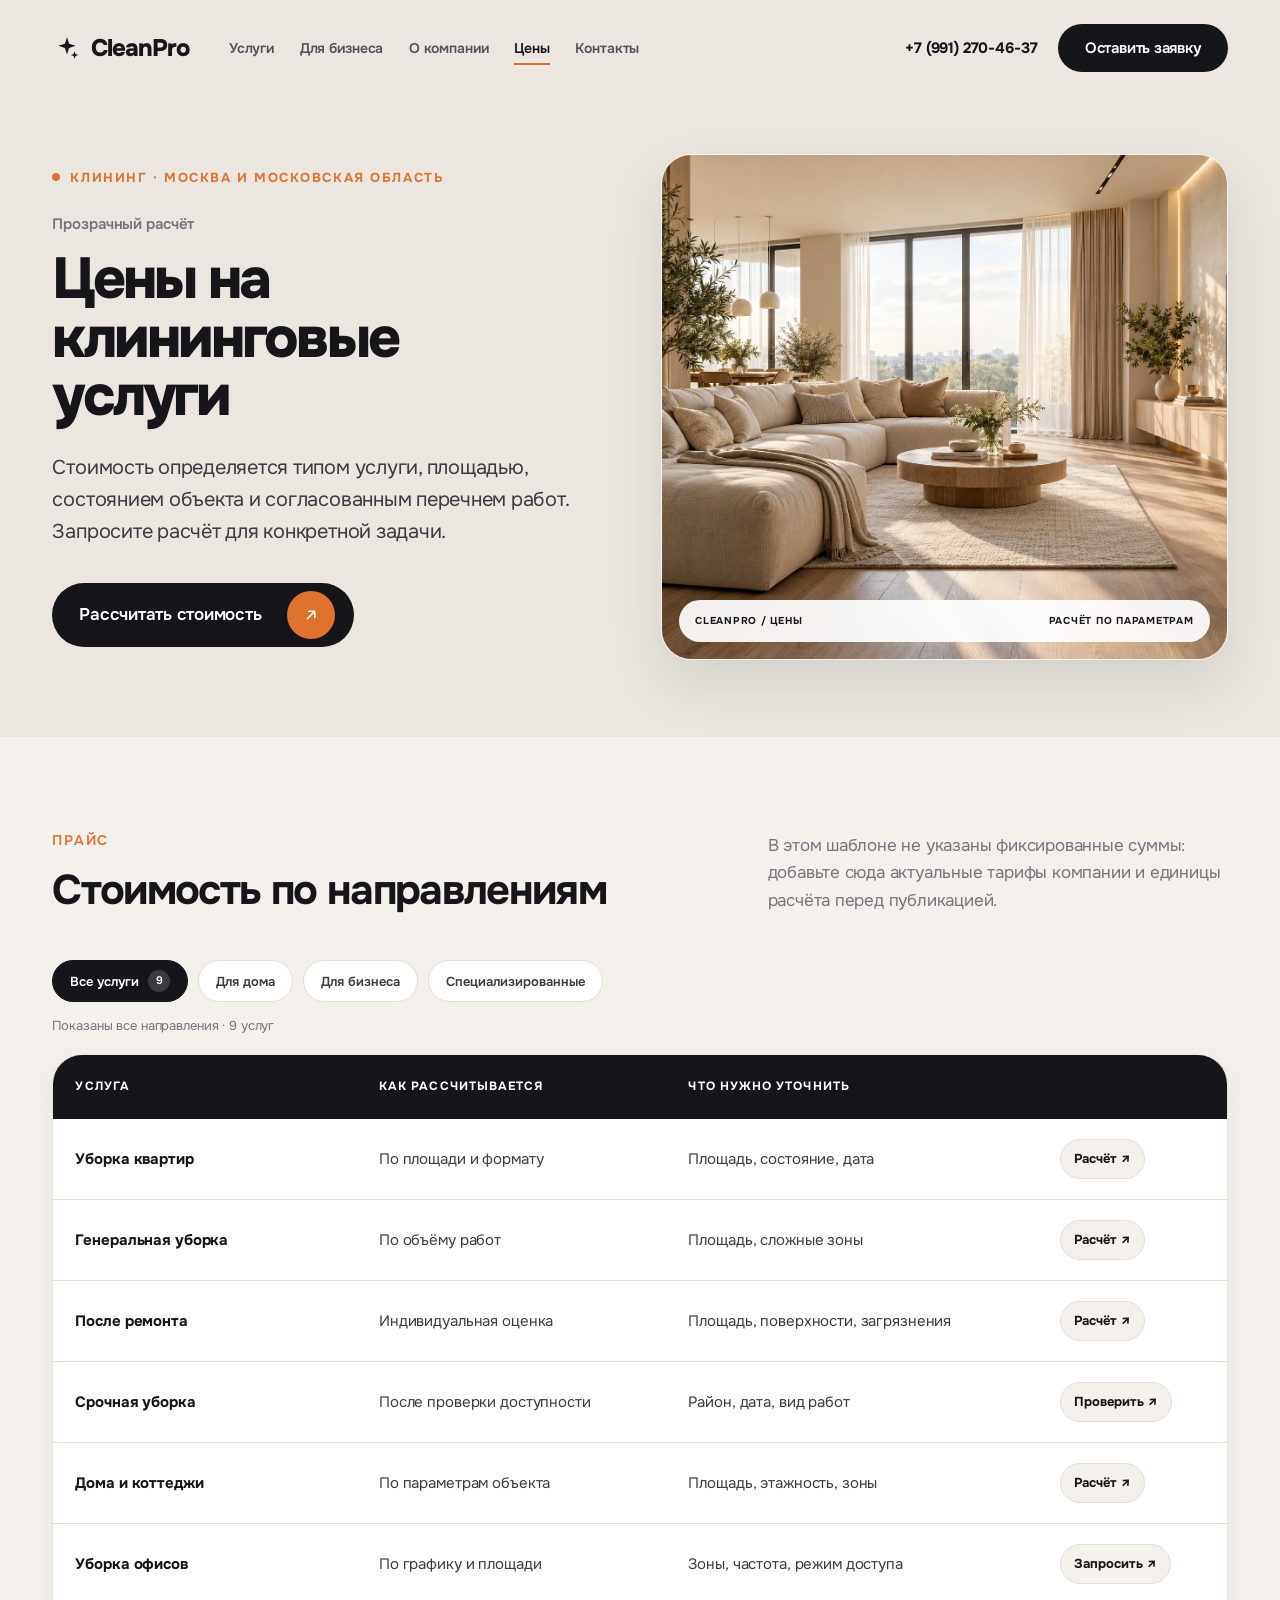
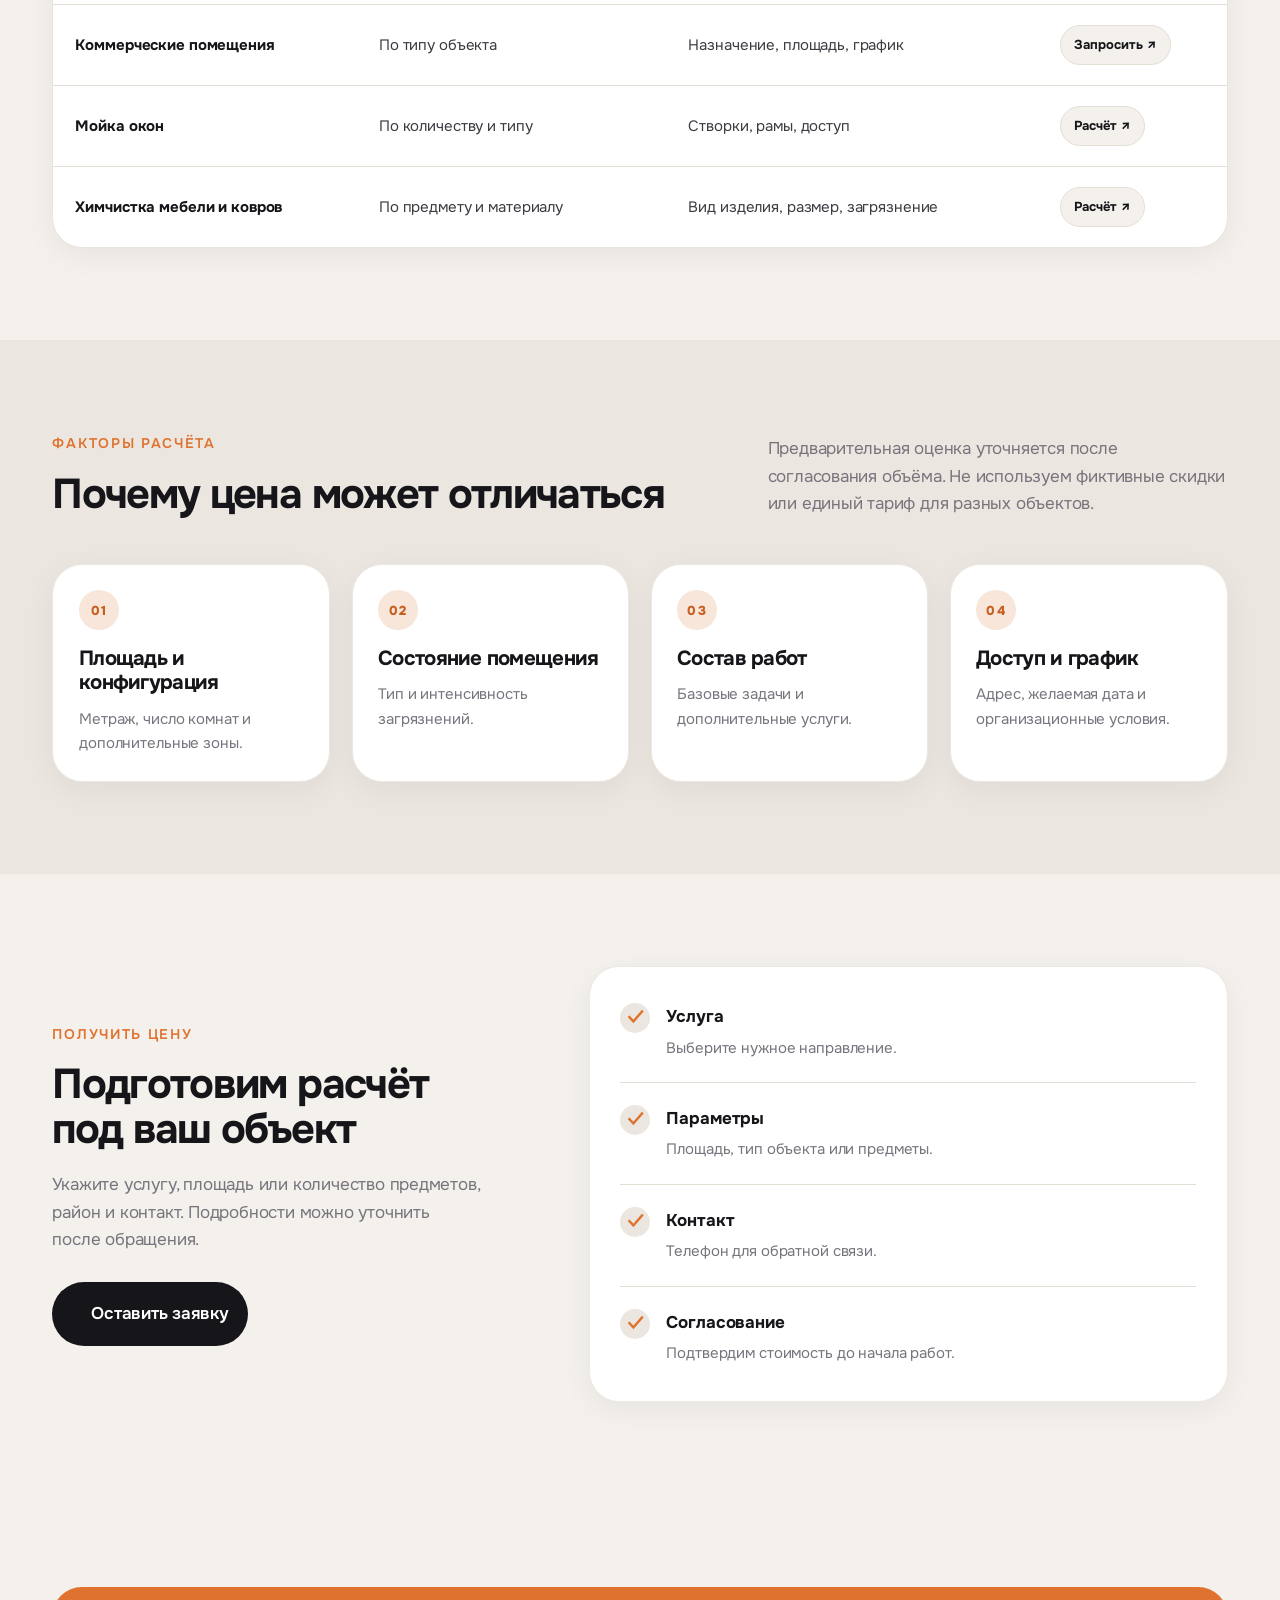
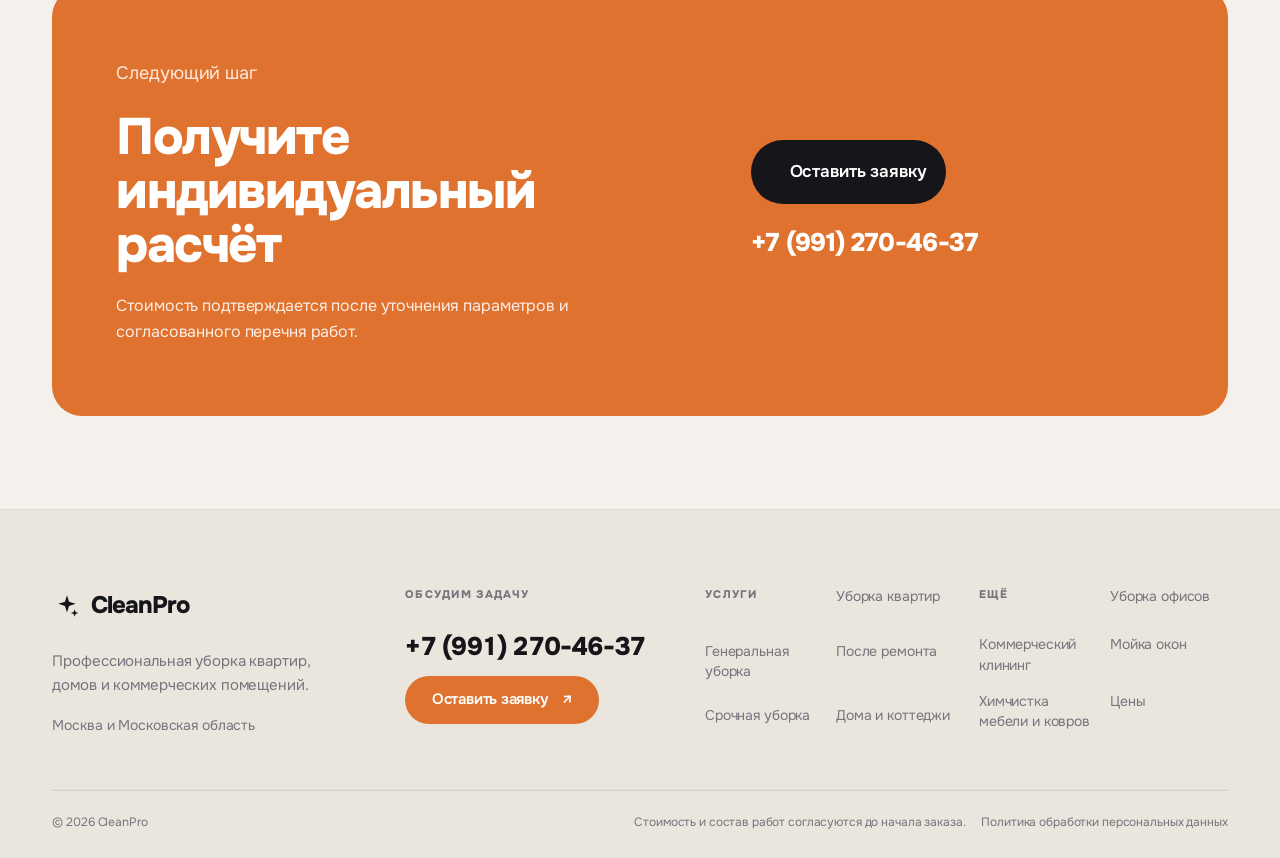
<file: tseny.html>
<!DOCTYPE html>

<html class="no-js" lang="ru"><head><meta charset="utf-8"/><meta content="width=device-width,initial-scale=1" name="viewport"/><title>Цены на клининговые услуги | CleanPro</title><meta content="Цены на клининг в Москве и Московской области. Расчёт по площади, типу услуги и составу работ." name="description"/><meta content="#f4f1ec" name="theme-color"/><link href="https://fonts.googleapis.com" rel="preconnect"/><link crossorigin="" href="https://fonts.gstatic.com" rel="preconnect"/><link href="https://fonts.googleapis.com/css2?family=Onest:wght@400;500;600;700;800&amp;display=swap" rel="stylesheet"/><link href="style.css" rel="stylesheet"/><script>document.documentElement.classList.remove('no-js');document.documentElement.classList.add('js');</script></head><body data-page="prices"><a class="skip-link" href="#main-content">Перейти к содержимому</a><header class="header" id="top">
<div class="container header__inner">
<a aria-label="CleanPro — на главную" class="logo" href="index.html">
<span aria-hidden="true" class="logo__mark"><svg fill="none" viewbox="0 0 24 24"><path d="M12 2l1.9 6.1L20 10l-6.1 1.9L12 18l-1.9-6.1L4 10l6.1-1.9L12 2z" fill="currentColor"></path><path d="M19 15l.9 2.6L22.5 18.5l-2.6.9L19 22l-.9-2.6-2.6-.9 2.6-.9L19 15z" fill="currentColor"></path></svg></span>
<span class="logo__text">CleanPro</span>
</a>
<nav aria-label="Основная навигация" class="nav">
<a class="nav__link" data-nav="services" href="index.html#services">Услуги</a>
<a class="nav__link" data-nav="business" href="uborka-ofisov.html">Для бизнеса</a>
<a class="nav__link" data-nav="about" href="index.html#about">О компании</a>
<a class="nav__link" data-nav="prices" href="tseny.html">Цены</a>
<a class="nav__link" data-nav="contacts" href="index.html#footer">Контакты</a>
</nav>
<div class="header__right">
<a class="header__phone" href="tel:+79912704637">+7 (991) 270-46-37</a>
<button class="btn btn--dark btn--sm" data-popup="" type="button">Оставить заявку</button>
</div>
<button aria-controls="mobile-menu" aria-expanded="false" aria-label="Открыть меню" class="burger" id="burger" type="button">
<span></span><span></span><span></span>
</button>
</div>
</header>
<div class="mmenu" hidden="" id="mobile-menu">
<div class="mmenu__head">
<a aria-label="CleanPro — на главную" class="logo" href="index.html"><span aria-hidden="true" class="logo__mark"><svg fill="none" viewbox="0 0 24 24"><path d="M12 2l1.9 6.1L20 10l-6.1 1.9L12 18l-1.9-6.1L4 10l6.1-1.9L12 2z" fill="currentColor"></path></svg></span><span class="logo__text">CleanPro</span></a>
<button aria-label="Закрыть меню" class="mmenu__close" id="mmenu-close" type="button"><svg fill="none" viewbox="0 0 24 24"><path d="M6 6l12 12M18 6L6 18" stroke="currentColor" stroke-linecap="round" stroke-width="1.8"></path></svg></button>
</div>
<nav aria-label="Мобильная навигация" class="mmenu__nav">
<a class="mmenu__link" data-nav="services" href="index.html#services">Все услуги</a>
<a class="mmenu__link" href="uborka-kvartir.html">Уборка квартир</a>
<a class="mmenu__link" href="generalnaya-uborka.html">Генеральная уборка</a>
<a class="mmenu__link" href="uborka-posle-remonta.html">Уборка после ремонта</a>
<a class="mmenu__link" href="srochnaya-uborka.html">Срочная уборка</a>
<a class="mmenu__link" href="uborka-domov-i-kottedzhey.html">Дома и коттеджи</a>
<a class="mmenu__link" href="uborka-ofisov.html">Уборка офисов</a>
<a class="mmenu__link" href="uborka-kommercheskikh-pomeshcheniy.html">Коммерческие помещения</a>
<a class="mmenu__link" href="moika-okon.html">Мойка окон</a>
<a class="mmenu__link" href="himchistka-mebeli-i-kovrov.html">Химчистка мебели и ковров</a>
<a class="mmenu__link" data-nav="prices" href="tseny.html">Цены</a>
<a class="mmenu__link" href="index.html#about">О компании</a>
</nav>
<div class="mmenu__foot">
<a class="mmenu__phone" href="tel:+79912704637">+7 (991) 270-46-37</a>
<button class="btn btn--accent" data-popup="" type="button">Оставить заявку</button>
<p class="mmenu__geo">Москва и Московская область</p>
</div>
</div><main id="main-content">
<section class="page-hero page-hero--compact"><div class="container page-hero__inner"><div class="page-hero__copy" data-reveal=""><p class="page-kicker">Клининг · Москва и Московская область</p><p class="page-hero__category">Прозрачный расчёт</p><h1 class="page-hero__title">Цены на клининговые услуги</h1><p class="page-hero__lead">Стоимость определяется типом услуги, площадью, состоянием объекта и согласованным перечнем работ. Запросите расчёт для конкретной задачи.</p><div class="page-hero__actions"><button class="btn btn--dark btn--lg" data-popup="" type="button">Рассчитать стоимость <span class="btn__ico"><svg fill="none" viewbox="0 0 24 24"><path d="M7.5 16.5 16.5 7.5M9 7.5h7.5V15" stroke="currentColor" stroke-linecap="round" stroke-linejoin="round" stroke-width="1.8"></path></svg></span></button></div></div><div class="page-hero__visual" data-reveal="" style="--d:.12s"><img alt="Светлый интерьер после уборки" class="page-hero__photo" fetchpriority="high" src="assets-20-photos/home-hero.webp"/><div class="page-image-caption"><span>CleanPro / ЦЕНЫ</span><span>Расчёт по параметрам</span></div></div></div></section>
<section class="section page-section"><div class="container"><div class="page-section__head" data-reveal=""><div><p class="eyebrow">Прайс</p><h2 class="h2">Стоимость по направлениям</h2></div><p class="section__lead">В этом шаблоне не указаны фиксированные суммы: добавьте сюда актуальные тарифы компании и единицы расчёта перед публикацией.</p></div><div aria-label="Фильтр услуг по категории" class="price-filters" role="group"><button aria-pressed="true" class="price-filter is-active" data-price-filter="all" type="button">Все услуги <span>9</span></button><button aria-pressed="false" class="price-filter" data-price-filter="home" type="button">Для дома</button><button aria-pressed="false" class="price-filter" data-price-filter="business" type="button">Для бизнеса</button><button aria-pressed="false" class="price-filter" data-price-filter="special" type="button">Специализированные</button><p aria-live="polite" class="price-filter__result">Показаны все направления</p></div><div class="page-table-wrap" data-reveal=""><table class="page-table"><thead><tr><th>Услуга</th><th>Как рассчитывается</th><th>Что нужно уточнить</th><th></th></tr></thead><tbody>
<tr data-price-category="home"><td data-label="Услуга">Уборка квартир</td><td data-label="Как рассчитывается">По площади и формату</td><td data-label="Что уточнить">Площадь, состояние, дата</td><td data-label="Действие"><button class="table-cta" data-popup="" data-service="flat" type="button">Расчёт ↗</button></td></tr>
<tr data-price-category="home"><td data-label="Услуга">Генеральная уборка</td><td data-label="Как рассчитывается">По объёму работ</td><td data-label="Что уточнить">Площадь, сложные зоны</td><td data-label="Действие"><button class="table-cta" data-popup="" data-service="general" type="button">Расчёт ↗</button></td></tr>
<tr data-price-category="home"><td data-label="Услуга">После ремонта</td><td data-label="Как рассчитывается">Индивидуальная оценка</td><td data-label="Что уточнить">Площадь, поверхности, загрязнения</td><td data-label="Действие"><button class="table-cta" data-popup="" data-service="post-renovation" type="button">Расчёт ↗</button></td></tr>
<tr data-price-category="home"><td data-label="Услуга">Срочная уборка</td><td data-label="Как рассчитывается">После проверки доступности</td><td data-label="Что уточнить">Район, дата, вид работ</td><td data-label="Действие"><button class="table-cta" data-popup="" data-service="urgent" type="button">Проверить ↗</button></td></tr>
<tr data-price-category="home"><td data-label="Услуга">Дома и коттеджи</td><td data-label="Как рассчитывается">По параметрам объекта</td><td data-label="Что уточнить">Площадь, этажность, зоны</td><td data-label="Действие"><button class="table-cta" data-popup="" data-service="house" type="button">Расчёт ↗</button></td></tr>
<tr data-price-category="business"><td data-label="Услуга">Уборка офисов</td><td data-label="Как рассчитывается">По графику и площади</td><td data-label="Что уточнить">Зоны, частота, режим доступа</td><td data-label="Действие"><button class="table-cta" data-popup="" data-service="office" type="button">Запросить ↗</button></td></tr>
<tr data-price-category="business"><td data-label="Услуга">Коммерческие помещения</td><td data-label="Как рассчитывается">По типу объекта</td><td data-label="Что уточнить">Назначение, площадь, график</td><td data-label="Действие"><button class="table-cta" data-popup="" data-service="commercial" type="button">Запросить ↗</button></td></tr>
<tr data-price-category="special"><td data-label="Услуга">Мойка окон</td><td data-label="Как рассчитывается">По количеству и типу</td><td data-label="Что уточнить">Створки, рамы, доступ</td><td data-label="Действие"><button class="table-cta" data-popup="" data-service="windows" type="button">Расчёт ↗</button></td></tr>
<tr data-price-category="special"><td data-label="Услуга">Химчистка мебели и ковров</td><td data-label="Как рассчитывается">По предмету и материалу</td><td data-label="Что уточнить">Вид изделия, размер, загрязнение</td><td data-label="Действие"><button class="table-cta" data-popup="" data-service="drycleaning" type="button">Расчёт ↗</button></td></tr>
</tbody></table></div></div></section>
<section class="section page-section page-section--soft"><div class="container"><div class="page-section__head" data-reveal=""><div><p class="eyebrow">Факторы расчёта</p><h2 class="h2">Почему цена может отличаться</h2></div><p class="section__lead">Предварительная оценка уточняется после согласования объёма. Не используем фиктивные скидки или единый тариф для разных объектов.</p></div><div class="page-grid"><article class="page-card" data-reveal=""><span class="page-card__num">01</span><h3>Площадь и конфигурация</h3><p>Метраж, число комнат и дополнительные зоны.</p></article><article class="page-card" data-reveal=""><span class="page-card__num">02</span><h3>Состояние помещения</h3><p>Тип и интенсивность загрязнений.</p></article><article class="page-card" data-reveal=""><span class="page-card__num">03</span><h3>Состав работ</h3><p>Базовые задачи и дополнительные услуги.</p></article><article class="page-card" data-reveal=""><span class="page-card__num">04</span><h3>Доступ и график</h3><p>Адрес, желаемая дата и организационные условия.</p></article></div></div></section>
<section class="section page-section"><div class="container page-split"><div class="page-split__copy" data-reveal=""><p class="eyebrow">Получить цену</p><h2 class="h2">Подготовим расчёт под ваш объект</h2><p class="section__lead">Укажите услугу, площадь или количество предметов, район и контакт. Подробности можно уточнить после обращения.</p><button class="btn btn--dark btn--lg" data-popup="" type="button">Оставить заявку</button></div><div class="page-checklist" data-reveal=""><div class="page-check-row"><span class="page-check-mark">✓</span><div><strong>Услуга</strong><p>Выберите нужное направление.</p></div></div><div class="page-check-row"><span class="page-check-mark">✓</span><div><strong>Параметры</strong><p>Площадь, тип объекта или предметы.</p></div></div><div class="page-check-row"><span class="page-check-mark">✓</span><div><strong>Контакт</strong><p>Телефон для обратной связи.</p></div></div><div class="page-check-row"><span class="page-check-mark">✓</span><div><strong>Согласование</strong><p>Подтвердим стоимость до начала работ.</p></div></div></div></div></section>
<section class="section page-section page-section--last"><div class="container"><div class="cta__box page-final-cta" data-reveal=""><div><p class="cta__over">Следующий шаг</p><h2 class="cta__title">Получите индивидуальный расчёт</h2><p class="page-final-cta__text">Стоимость подтверждается после уточнения параметров и согласованного перечня работ.</p></div><div class="cta__actions"><button class="btn btn--dark btn--lg" data-popup="" type="button">Оставить заявку</button><a class="cta__phone" href="tel:+79912704637">+7 (991) 270-46-37</a></div></div></div></section>
</main><footer class="footer" id="footer">
<div class="container">
<div class="footer__top">
<div class="footer__brand">
<a aria-label="CleanPro — на главную" class="logo" href="index.html"><span aria-hidden="true" class="logo__mark"><svg fill="none" viewbox="0 0 24 24"><path d="M12 2l1.9 6.1L20 10l-6.1 1.9L12 18l-1.9-6.1L4 10l6.1-1.9L12 2z" fill="currentColor"></path><path d="M19 15l.9 2.6L22.5 18.5l-2.6.9L19 22l-.9-2.6-2.6-.9 2.6-.9L19 15z" fill="currentColor"></path></svg></span><span class="logo__text">CleanPro</span></a>
<p class="footer__desc">Профессиональная уборка квартир, домов и коммерческих помещений.</p>
<p class="footer__geo">Москва и Московская область</p>
</div>
<div class="footer__contacts">
<span class="footer__eyebrow">Обсудим задачу</span>
<a class="footer__phone" href="tel:+79912704637">+7 (991) 270-46-37</a>
<button class="btn btn--accent btn--sm" data-popup="" type="button">Оставить заявку <span aria-hidden="true">↗</span></button>
</div>
<nav aria-label="Услуги" class="footer__nav">
<span class="footer__eyebrow">Услуги</span>
<a href="uborka-kvartir.html">Уборка квартир</a>
<a href="generalnaya-uborka.html">Генеральная уборка</a>
<a href="uborka-posle-remonta.html">После ремонта</a>
<a href="srochnaya-uborka.html">Срочная уборка</a>
<a href="uborka-domov-i-kottedzhey.html">Дома и коттеджи</a>
</nav>
<nav aria-label="Другие услуги и информация" class="footer__nav">
<span class="footer__eyebrow">Ещё</span>
<a href="uborka-ofisov.html">Уборка офисов</a>
<a href="uborka-kommercheskikh-pomeshcheniy.html">Коммерческий клининг</a>
<a href="moika-okon.html">Мойка окон</a>
<a href="himchistka-mebeli-i-kovrov.html">Химчистка мебели и ковров</a>
<a href="tseny.html">Цены</a>
</nav>
</div>
<div class="footer__bottom">
<p>© <span data-current-year="">2026</span> CleanPro</p>
<p class="footer__bottom-note">Стоимость и состав работ согласуются до начала заказа.</p>
<div class="footer__legal"><a href="privacy.html">Политика обработки персональных данных</a></div>
</div>
</div>
</footer><div class="popup" hidden="" id="popup">
<div class="popup__veil" data-popup-close=""></div>
<div aria-describedby="popup-sub" aria-labelledby="popup-title" aria-modal="true" class="popup__card" role="dialog">
<button aria-label="Закрыть окно" class="popup__close" data-popup-close="" type="button"><svg fill="none" viewbox="0 0 24 24"><path d="M6 6l12 12M18 6L6 18" stroke="currentColor" stroke-linecap="round" stroke-width="1.8"></path></svg></button>
<p class="eyebrow">Связаться с CleanPro</p>
<h2 class="popup__title" id="popup-title">Обсудим вашу задачу</h2>
<p class="popup__sub" id="popup-sub">Оставьте контакты и краткие параметры объекта. Уточним детали и согласуем стоимость.</p>
<form class="popup__form" id="popup-form">
<label class="popup__field"><span>Как к вам обращаться</span><input autocomplete="name" name="name" placeholder="Ваше имя" required="" type="text"/></label>
<label class="popup__field"><span>Телефон для связи</span><input autocomplete="tel" inputmode="tel" name="phone" placeholder="+7 (___) ___-__-__" required="" type="tel"/></label>
<label class="popup__field"><span>Какая услуга нужна?</span><select id="popup-service" name="service" required=""><option value="">Выберите услугу</option><option value="flat">Уборка квартир</option><option value="general">Генеральная уборка</option><option value="post-renovation">Уборка после ремонта</option><option value="urgent">Срочная уборка</option><option value="house">Уборка домов и коттеджей</option><option value="office">Уборка офисов</option><option value="commercial">Клининг коммерческих помещений</option><option value="windows">Мойка окон</option><option value="drycleaning">Химчистка мебели и ковров</option><option value="other">Пока не определился(лась)</option></select></label>
<label class="popup__field"><span>Комментарий <em>необязательно</em></span><textarea id="popup-details" name="details" placeholder="Площадь, район, желаемая дата или дополнительные детали" rows="3"></textarea></label>
<label class="popup__consent"><input name="privacy" required="" type="checkbox"/><span>Согласен(на) с <a href="privacy.html">политикой обработки персональных данных</a>.</span></label>
<button class="btn btn--accent btn--lg popup__submit" type="submit"><span>Подготовить заявку</span><span aria-hidden="true" class="btn__ico"><svg fill="none" viewbox="0 0 24 24"><path d="M7.5 16.5 16.5 7.5M9 7.5h7.5V15" stroke="currentColor" stroke-linecap="round" stroke-linejoin="round" stroke-width="1.8"></path></svg></span></button>
<button class="popup__copy" data-copy-request="" hidden="" type="button">Скопировать данные заявки</button>
<p aria-live="polite" class="popup__done" hidden="" id="popup-done" role="status">Проверка пройдена. Сейчас форма работает в демонстрационном режиме и не отправляет данные. Перед публикацией подключите почту, CRM или серверный обработчик.</p>
</form>
</div>
</div><script defer="True" src="script.js"></script></body></html>
</file>
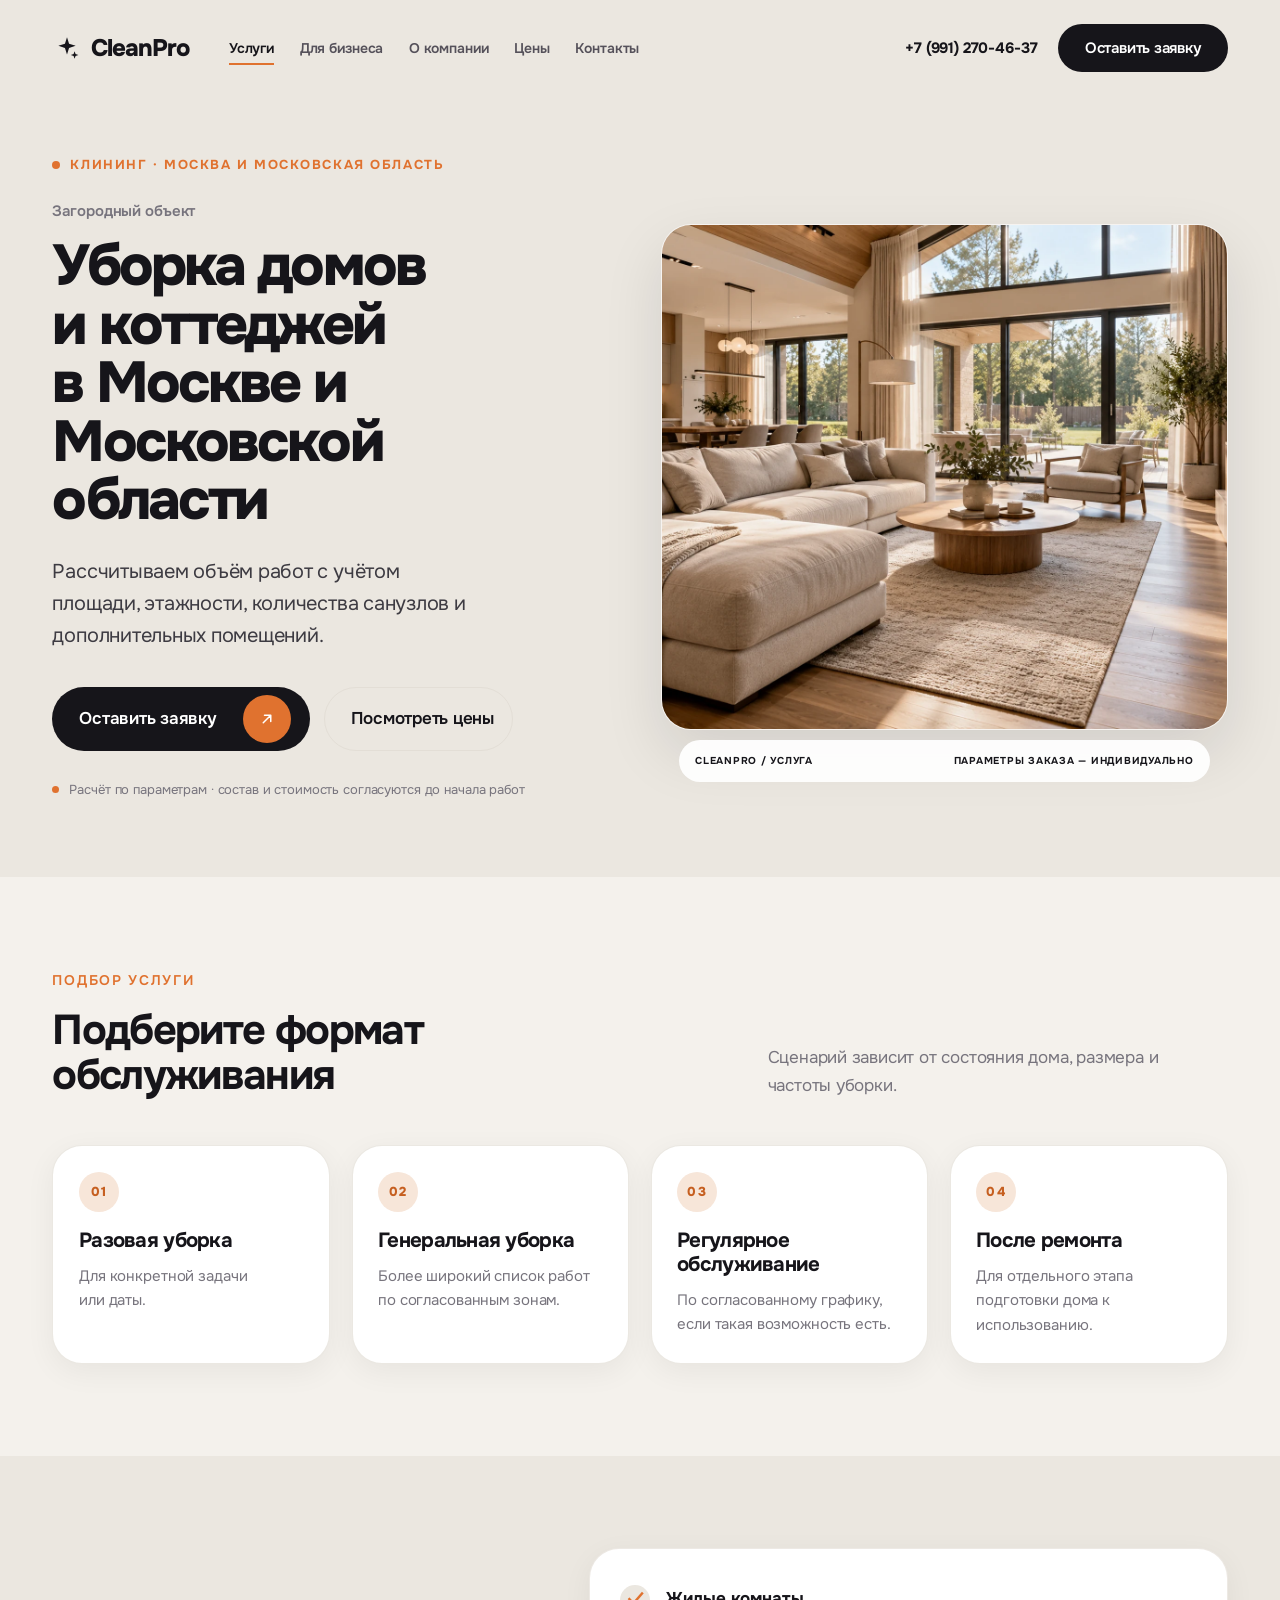
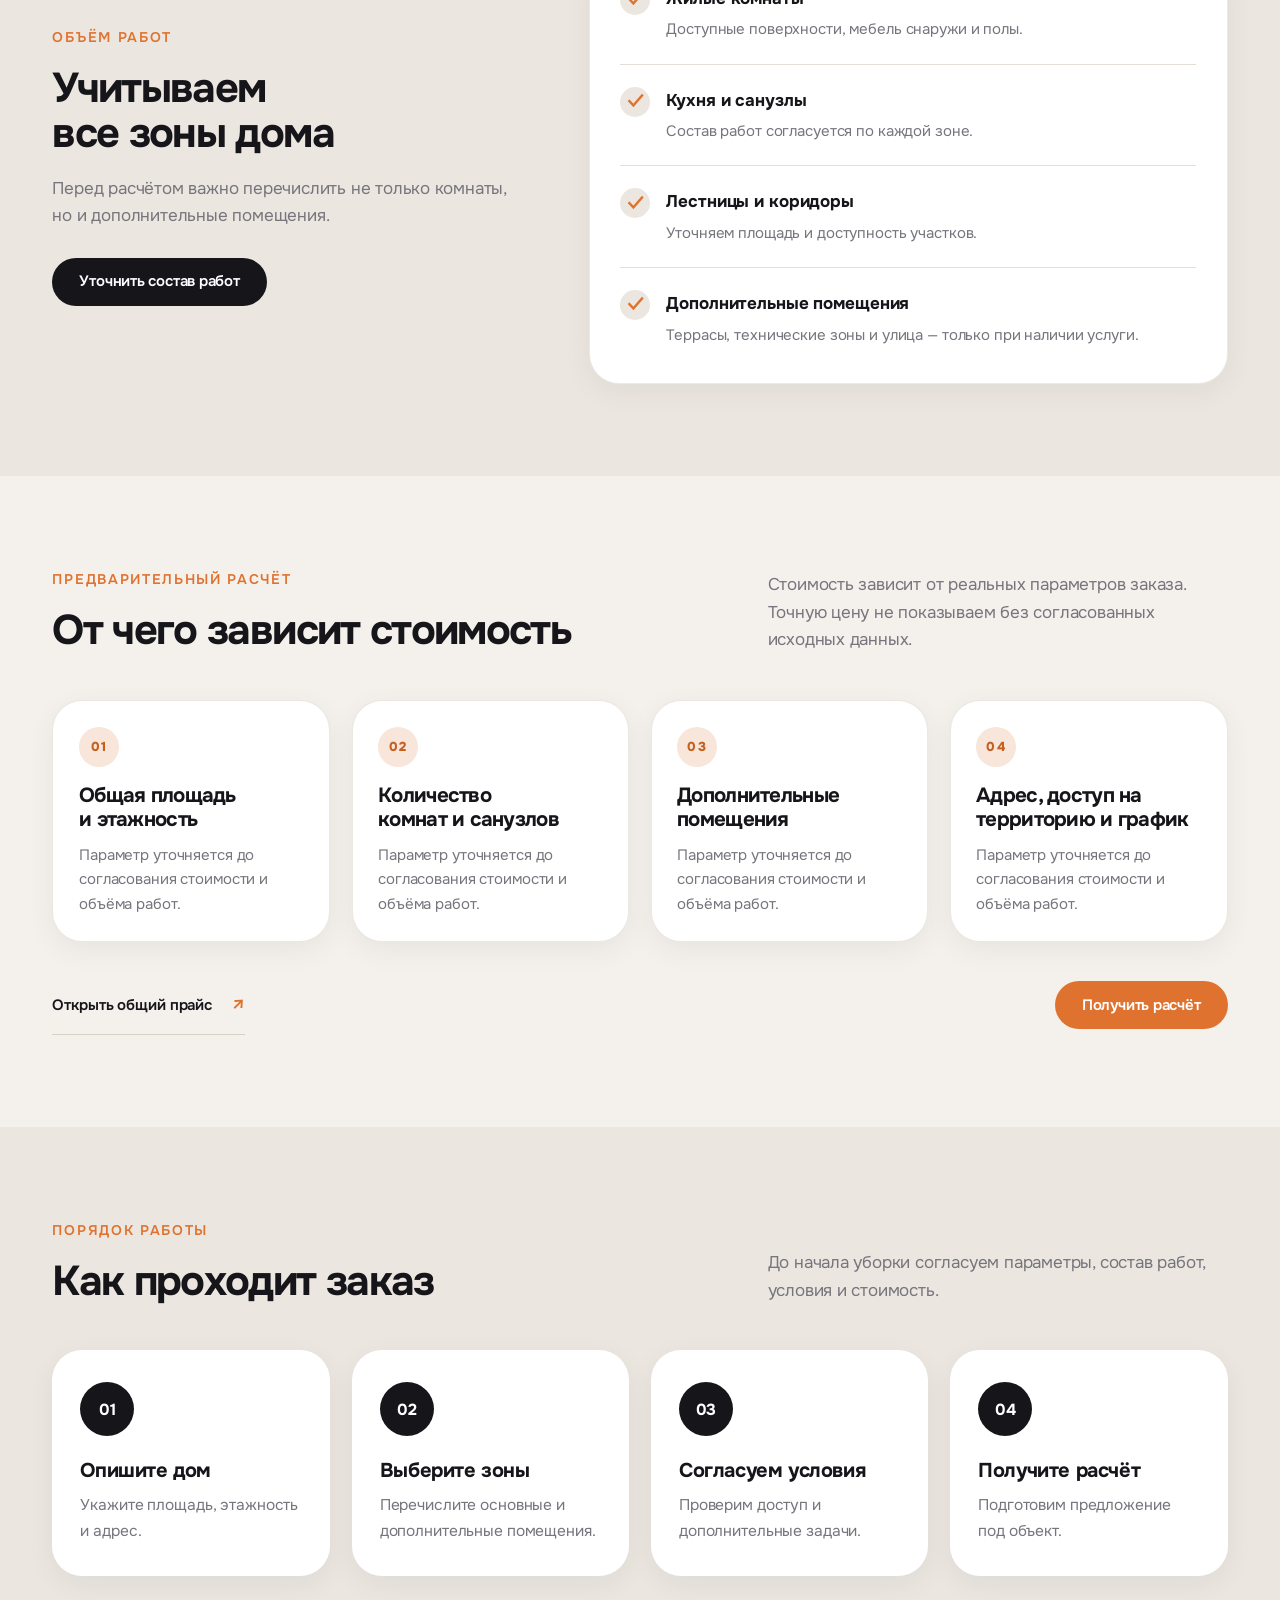
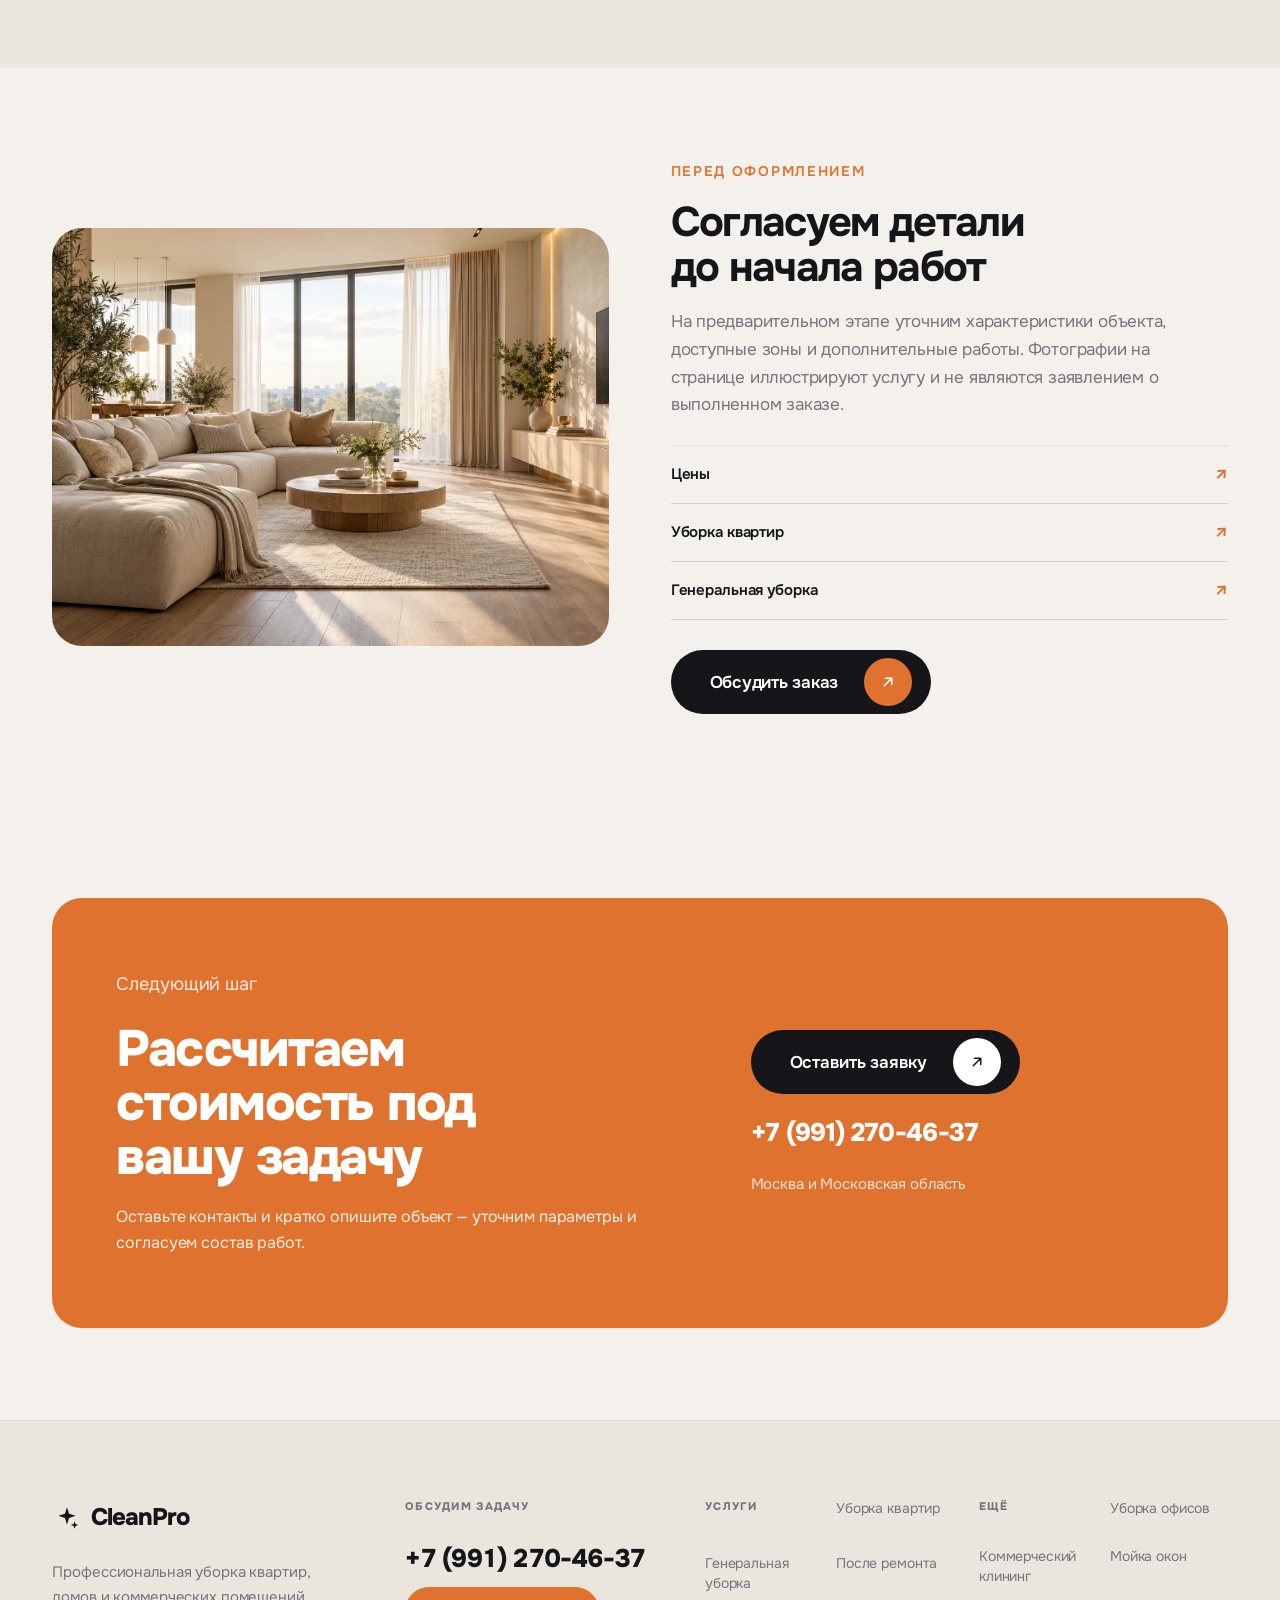
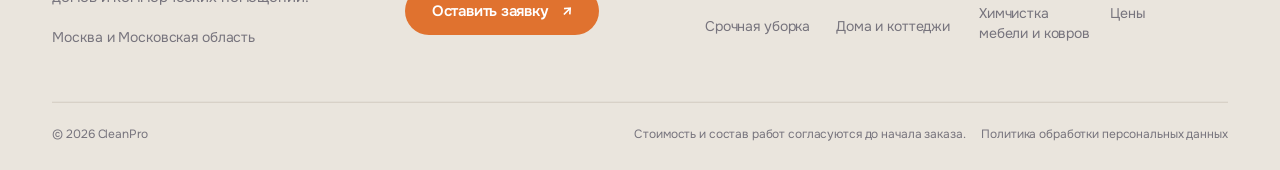
<file: uborka-domov-i-kottedzhey.html>
<!DOCTYPE html>

<html class="no-js" lang="ru"><head><meta charset="utf-8"/><meta content="width=device-width,initial-scale=1" name="viewport"/><title>Уборка домов и коттеджей в Москве и Московской области | CleanPro</title><meta content="Рассчитываем объём работ с учётом площади, этажности, количества санузлов и дополнительных помещений." name="description"/><meta content="#f4f1ec" name="theme-color"/><link href="https://fonts.googleapis.com" rel="preconnect"/><link crossorigin="" href="https://fonts.gstatic.com" rel="preconnect"/><link href="https://fonts.googleapis.com/css2?family=Onest:wght@400;500;600;700;800&amp;display=swap" rel="stylesheet"/><link href="style.css" rel="stylesheet"/><script>document.documentElement.classList.remove('no-js');document.documentElement.classList.add('js');</script></head><body data-page="house" data-service="Уборка домов и коттеджей"><a class="skip-link" href="#main-content">Перейти к содержимому</a><header class="header" id="top">
<div class="container header__inner">
<a aria-label="CleanPro — на главную" class="logo" href="index.html">
<span aria-hidden="true" class="logo__mark"><svg fill="none" viewbox="0 0 24 24"><path d="M12 2l1.9 6.1L20 10l-6.1 1.9L12 18l-1.9-6.1L4 10l6.1-1.9L12 2z" fill="currentColor"></path><path d="M19 15l.9 2.6L22.5 18.5l-2.6.9L19 22l-.9-2.6-2.6-.9 2.6-.9L19 15z" fill="currentColor"></path></svg></span>
<span class="logo__text">CleanPro</span>
</a>
<nav aria-label="Основная навигация" class="nav">
<a class="nav__link" data-nav="services" href="index.html#services">Услуги</a>
<a class="nav__link" data-nav="business" href="uborka-ofisov.html">Для бизнеса</a>
<a class="nav__link" data-nav="about" href="index.html#about">О компании</a>
<a class="nav__link" data-nav="prices" href="tseny.html">Цены</a>
<a class="nav__link" data-nav="contacts" href="index.html#footer">Контакты</a>
</nav>
<div class="header__right">
<a class="header__phone" href="tel:+79912704637">+7 (991) 270-46-37</a>
<button class="btn btn--dark btn--sm" data-popup="" type="button">Оставить заявку</button>
</div>
<button aria-controls="mobile-menu" aria-expanded="false" aria-label="Открыть меню" class="burger" id="burger" type="button">
<span></span><span></span><span></span>
</button>
</div>
</header>
<div class="mmenu" hidden="" id="mobile-menu">
<div class="mmenu__head">
<a aria-label="CleanPro — на главную" class="logo" href="index.html"><span aria-hidden="true" class="logo__mark"><svg fill="none" viewbox="0 0 24 24"><path d="M12 2l1.9 6.1L20 10l-6.1 1.9L12 18l-1.9-6.1L4 10l6.1-1.9L12 2z" fill="currentColor"></path></svg></span><span class="logo__text">CleanPro</span></a>
<button aria-label="Закрыть меню" class="mmenu__close" id="mmenu-close" type="button"><svg fill="none" viewbox="0 0 24 24"><path d="M6 6l12 12M18 6L6 18" stroke="currentColor" stroke-linecap="round" stroke-width="1.8"></path></svg></button>
</div>
<nav aria-label="Мобильная навигация" class="mmenu__nav">
<a class="mmenu__link" data-nav="services" href="index.html#services">Все услуги</a>
<a class="mmenu__link" href="uborka-kvartir.html">Уборка квартир</a>
<a class="mmenu__link" href="generalnaya-uborka.html">Генеральная уборка</a>
<a class="mmenu__link" href="uborka-posle-remonta.html">Уборка после ремонта</a>
<a class="mmenu__link" href="srochnaya-uborka.html">Срочная уборка</a>
<a class="mmenu__link" href="uborka-domov-i-kottedzhey.html">Дома и коттеджи</a>
<a class="mmenu__link" href="uborka-ofisov.html">Уборка офисов</a>
<a class="mmenu__link" href="uborka-kommercheskikh-pomeshcheniy.html">Коммерческие помещения</a>
<a class="mmenu__link" href="moika-okon.html">Мойка окон</a>
<a class="mmenu__link" href="himchistka-mebeli-i-kovrov.html">Химчистка мебели и ковров</a>
<a class="mmenu__link" data-nav="prices" href="tseny.html">Цены</a>
<a class="mmenu__link" href="index.html#about">О компании</a>
</nav>
<div class="mmenu__foot">
<a class="mmenu__phone" href="tel:+79912704637">+7 (991) 270-46-37</a>
<button class="btn btn--accent" data-popup="" type="button">Оставить заявку</button>
<p class="mmenu__geo">Москва и Московская область</p>
</div>
</div><main id="main-content">
<section class="page-hero"><div class="container page-hero__inner"><div class="page-hero__copy" data-reveal=""><p class="page-kicker">Клининг · Москва и Московская область</p><p class="page-hero__category">Загородный объект</p><h1 class="page-hero__title">Уборка домов и коттеджей в Москве и Московской области</h1><p class="page-hero__lead">Рассчитываем объём работ с учётом площади, этажности, количества санузлов и дополнительных помещений.</p><div class="page-hero__actions"><button class="btn btn--dark btn--lg" data-popup="" type="button">Оставить заявку <span class="btn__ico"><svg fill="none" viewbox="0 0 24 24"><path d="M7.5 16.5 16.5 7.5M9 7.5h7.5V15" stroke="currentColor" stroke-linecap="round" stroke-linejoin="round" stroke-width="1.8"></path></svg></span></button><a class="btn btn--outline btn--lg" href="tseny.html">Посмотреть цены</a></div><div class="page-hero__meta"><span class="page-hero__meta-dot"></span><span>Расчёт по параметрам · состав и стоимость согласуются до начала работ</span></div></div><div class="page-hero__visual" data-reveal="" style="--d:.12s"><img alt="Иллюстрация услуги: дома и коттеджи" class="page-hero__photo" fetchpriority="high" src="assets-20-photos/home-where-house.webp"/><div class="page-image-caption"><span>CleanPro / УСЛУГА</span><span>Параметры заказа — индивидуально</span></div></div></div></section>
<section class="section page-section"><div class="container"><div class="page-section__head" data-reveal=""><div><p class="eyebrow">Подбор услуги</p><h2 class="h2">Подберите формат обслуживания</h2></div><p class="section__lead">Сценарий зависит от состояния дома, размера и частоты уборки.</p></div><div class="page-grid"><article class="page-card" data-reveal=""><span class="page-card__num">01</span><h3>Разовая уборка</h3><p>Для конкретной задачи или даты.</p></article><article class="page-card" data-reveal=""><span class="page-card__num">02</span><h3>Генеральная уборка</h3><p>Более широкий список работ по согласованным зонам.</p></article><article class="page-card" data-reveal=""><span class="page-card__num">03</span><h3>Регулярное обслуживание</h3><p>По согласованному графику, если такая возможность есть.</p></article><article class="page-card" data-reveal=""><span class="page-card__num">04</span><h3>После ремонта</h3><p>Для отдельного этапа подготовки дома к использованию.</p></article></div></div></section>
<section class="section page-section page-section--soft"><div class="container page-split"><div class="page-split__copy" data-reveal=""><p class="eyebrow">Объём работ</p><h2 class="h2">Учитываем все зоны дома</h2><p class="section__lead">Перед расчётом важно перечислить не только комнаты, но и дополнительные помещения.</p><button class="btn btn--dark btn--sm" data-popup="" type="button">Уточнить состав работ</button></div><div class="page-checklist" data-reveal=""><div class="page-check-row"><span class="page-check-mark">✓</span><div><strong>Жилые комнаты</strong><p>Доступные поверхности, мебель снаружи и полы.</p></div></div><div class="page-check-row"><span class="page-check-mark">✓</span><div><strong>Кухня и санузлы</strong><p>Состав работ согласуется по каждой зоне.</p></div></div><div class="page-check-row"><span class="page-check-mark">✓</span><div><strong>Лестницы и коридоры</strong><p>Уточняем площадь и доступность участков.</p></div></div><div class="page-check-row"><span class="page-check-mark">✓</span><div><strong>Дополнительные помещения</strong><p>Террасы, технические зоны и улица — только при наличии услуги.</p></div></div></div></div></section>
<section class="section page-section"><div class="container"><div class="page-section__head" data-reveal=""><div><p class="eyebrow">Предварительный расчёт</p><h2 class="h2">От чего зависит стоимость</h2></div><p class="section__lead">Стоимость зависит от реальных параметров заказа. Точную цену не показываем без согласованных исходных данных.</p></div><div class="page-grid page-grid--factors"><article class="page-card" data-reveal=""><span class="page-card__num">01</span><h3>Общая площадь и этажность</h3><p>Параметр уточняется до согласования стоимости и объёма работ.</p></article><article class="page-card" data-reveal=""><span class="page-card__num">02</span><h3>Количество комнат и санузлов</h3><p>Параметр уточняется до согласования стоимости и объёма работ.</p></article><article class="page-card" data-reveal=""><span class="page-card__num">03</span><h3>Дополнительные помещения</h3><p>Параметр уточняется до согласования стоимости и объёма работ.</p></article><article class="page-card" data-reveal=""><span class="page-card__num">04</span><h3>Адрес, доступ на территорию и график</h3><p>Параметр уточняется до согласования стоимости и объёма работ.</p></article></div><div class="page-inline-action"><a class="page-related" href="tseny.html">Открыть общий прайс <span>↗</span></a><button class="btn btn--accent btn--sm" data-popup="" type="button">Получить расчёт</button></div></div></section>
<section class="section page-section page-section--soft"><div class="container"><div class="page-section__head" data-reveal=""><div><p class="eyebrow">Порядок работы</p><h2 class="h2">Как проходит заказ</h2></div><p class="section__lead">До начала уборки согласуем параметры, состав работ, условия и стоимость.</p></div><ol class="steps"><li class="step" data-reveal=""><span class="step__num">01</span><h3 class="step__title">Опишите дом</h3><p class="step__text">Укажите площадь, этажность и адрес.</p></li><li class="step" data-reveal=""><span class="step__num">02</span><h3 class="step__title">Выберите зоны</h3><p class="step__text">Перечислите основные и дополнительные помещения.</p></li><li class="step" data-reveal=""><span class="step__num">03</span><h3 class="step__title">Согласуем условия</h3><p class="step__text">Проверим доступ и дополнительные задачи.</p></li><li class="step" data-reveal=""><span class="step__num">04</span><h3 class="step__title">Получите расчёт</h3><p class="step__text">Подготовим предложение под объект.</p></li></ol></div></section>
<section class="section page-section"><div class="container page-example"><div class="page-example__visual"><img alt="Иллюстративное изображение услуги дома и коттеджи" loading="lazy" src="assets-20-photos/home-hero.webp"/></div><div class="page-example__copy"><p class="eyebrow">Перед оформлением</p><h2 class="h2">Согласуем детали до начала работ</h2><p class="section__lead">На предварительном этапе уточним характеристики объекта, доступные зоны и дополнительные работы. Фотографии на странице иллюстрируют услугу и не являются заявлением о выполненном заказе.</p><div class="page-related-list"><a class="page-related" href="tseny.html">Цены <span>↗</span></a><a class="page-related" href="uborka-kvartir.html">Уборка квартир <span>↗</span></a><a class="page-related" href="generalnaya-uborka.html">Генеральная уборка <span>↗</span></a></div><button class="btn btn--dark btn--lg" data-popup="" type="button">Обсудить заказ <span class="btn__ico"><svg fill="none" viewbox="0 0 24 24"><path d="M7.5 16.5 16.5 7.5M9 7.5h7.5V15" stroke="currentColor" stroke-linecap="round" stroke-linejoin="round" stroke-width="1.8"></path></svg></span></button></div></div></section>
<section class="section page-section page-section--last"><div class="container"><div class="cta__box page-final-cta" data-reveal=""><div><p class="cta__over">Следующий шаг</p><h2 class="cta__title">Рассчитаем стоимость под вашу задачу</h2><p class="page-final-cta__text">Оставьте контакты и кратко опишите объект — уточним параметры и согласуем состав работ.</p></div><div class="cta__actions"><button class="btn btn--dark btn--lg" data-popup="" type="button">Оставить заявку <span class="btn__ico btn__ico--accent"><svg fill="none" viewbox="0 0 24 24"><path d="M7.5 16.5 16.5 7.5M9 7.5h7.5V15" stroke="currentColor" stroke-linecap="round" stroke-linejoin="round" stroke-width="1.8"></path></svg></span></button><a class="cta__phone" href="tel:+79912704637">+7 (991) 270-46-37</a><p class="cta__geo">Москва и Московская область</p></div></div></div></section>
</main><footer class="footer" id="footer">
<div class="container">
<div class="footer__top">
<div class="footer__brand">
<a aria-label="CleanPro — на главную" class="logo" href="index.html"><span aria-hidden="true" class="logo__mark"><svg fill="none" viewbox="0 0 24 24"><path d="M12 2l1.9 6.1L20 10l-6.1 1.9L12 18l-1.9-6.1L4 10l6.1-1.9L12 2z" fill="currentColor"></path><path d="M19 15l.9 2.6L22.5 18.5l-2.6.9L19 22l-.9-2.6-2.6-.9 2.6-.9L19 15z" fill="currentColor"></path></svg></span><span class="logo__text">CleanPro</span></a>
<p class="footer__desc">Профессиональная уборка квартир, домов и коммерческих помещений.</p>
<p class="footer__geo">Москва и Московская область</p>
</div>
<div class="footer__contacts">
<span class="footer__eyebrow">Обсудим задачу</span>
<a class="footer__phone" href="tel:+79912704637">+7 (991) 270-46-37</a>
<button class="btn btn--accent btn--sm" data-popup="" type="button">Оставить заявку <span aria-hidden="true">↗</span></button>
</div>
<nav aria-label="Услуги" class="footer__nav">
<span class="footer__eyebrow">Услуги</span>
<a href="uborka-kvartir.html">Уборка квартир</a>
<a href="generalnaya-uborka.html">Генеральная уборка</a>
<a href="uborka-posle-remonta.html">После ремонта</a>
<a href="srochnaya-uborka.html">Срочная уборка</a>
<a href="uborka-domov-i-kottedzhey.html">Дома и коттеджи</a>
</nav>
<nav aria-label="Другие услуги и информация" class="footer__nav">
<span class="footer__eyebrow">Ещё</span>
<a href="uborka-ofisov.html">Уборка офисов</a>
<a href="uborka-kommercheskikh-pomeshcheniy.html">Коммерческий клининг</a>
<a href="moika-okon.html">Мойка окон</a>
<a href="himchistka-mebeli-i-kovrov.html">Химчистка мебели и ковров</a>
<a href="tseny.html">Цены</a>
</nav>
</div>
<div class="footer__bottom">
<p>© <span data-current-year="">2026</span> CleanPro</p>
<p class="footer__bottom-note">Стоимость и состав работ согласуются до начала заказа.</p>
<div class="footer__legal"><a href="privacy.html">Политика обработки персональных данных</a></div>
</div>
</div>
</footer><div class="popup" hidden="" id="popup">
<div class="popup__veil" data-popup-close=""></div>
<div aria-describedby="popup-sub" aria-labelledby="popup-title" aria-modal="true" class="popup__card" role="dialog">
<button aria-label="Закрыть окно" class="popup__close" data-popup-close="" type="button"><svg fill="none" viewbox="0 0 24 24"><path d="M6 6l12 12M18 6L6 18" stroke="currentColor" stroke-linecap="round" stroke-width="1.8"></path></svg></button>
<p class="eyebrow">Связаться с CleanPro</p>
<h2 class="popup__title" id="popup-title">Обсудим вашу задачу</h2>
<p class="popup__sub" id="popup-sub">Оставьте контакты и краткие параметры объекта. Уточним детали и согласуем стоимость.</p>
<form class="popup__form" id="popup-form">
<label class="popup__field"><span>Как к вам обращаться</span><input autocomplete="name" name="name" placeholder="Ваше имя" required="" type="text"/></label>
<label class="popup__field"><span>Телефон для связи</span><input autocomplete="tel" inputmode="tel" name="phone" placeholder="+7 (___) ___-__-__" required="" type="tel"/></label>
<label class="popup__field"><span>Какая услуга нужна?</span><select id="popup-service" name="service" required=""><option value="">Выберите услугу</option><option value="flat">Уборка квартир</option><option value="general">Генеральная уборка</option><option value="post-renovation">Уборка после ремонта</option><option value="urgent">Срочная уборка</option><option value="house">Уборка домов и коттеджей</option><option value="office">Уборка офисов</option><option value="commercial">Клининг коммерческих помещений</option><option value="windows">Мойка окон</option><option value="drycleaning">Химчистка мебели и ковров</option><option value="other">Пока не определился(лась)</option></select></label>
<label class="popup__field"><span>Комментарий <em>необязательно</em></span><textarea id="popup-details" name="details" placeholder="Площадь, район, желаемая дата или дополнительные детали" rows="3"></textarea></label>
<label class="popup__consent"><input name="privacy" required="" type="checkbox"/><span>Согласен(на) с <a href="privacy.html">политикой обработки персональных данных</a>.</span></label>
<button class="btn btn--accent btn--lg popup__submit" type="submit"><span>Подготовить заявку</span><span aria-hidden="true" class="btn__ico"><svg fill="none" viewbox="0 0 24 24"><path d="M7.5 16.5 16.5 7.5M9 7.5h7.5V15" stroke="currentColor" stroke-linecap="round" stroke-linejoin="round" stroke-width="1.8"></path></svg></span></button>
<button class="popup__copy" data-copy-request="" hidden="" type="button">Скопировать данные заявки</button>
<p aria-live="polite" class="popup__done" hidden="" id="popup-done" role="status">Проверка пройдена. Сейчас форма работает в демонстрационном режиме и не отправляет данные. Перед публикацией подключите почту, CRM или серверный обработчик.</p>
</form>
</div>
</div><script defer="True" src="script.js"></script></body></html>
</file>
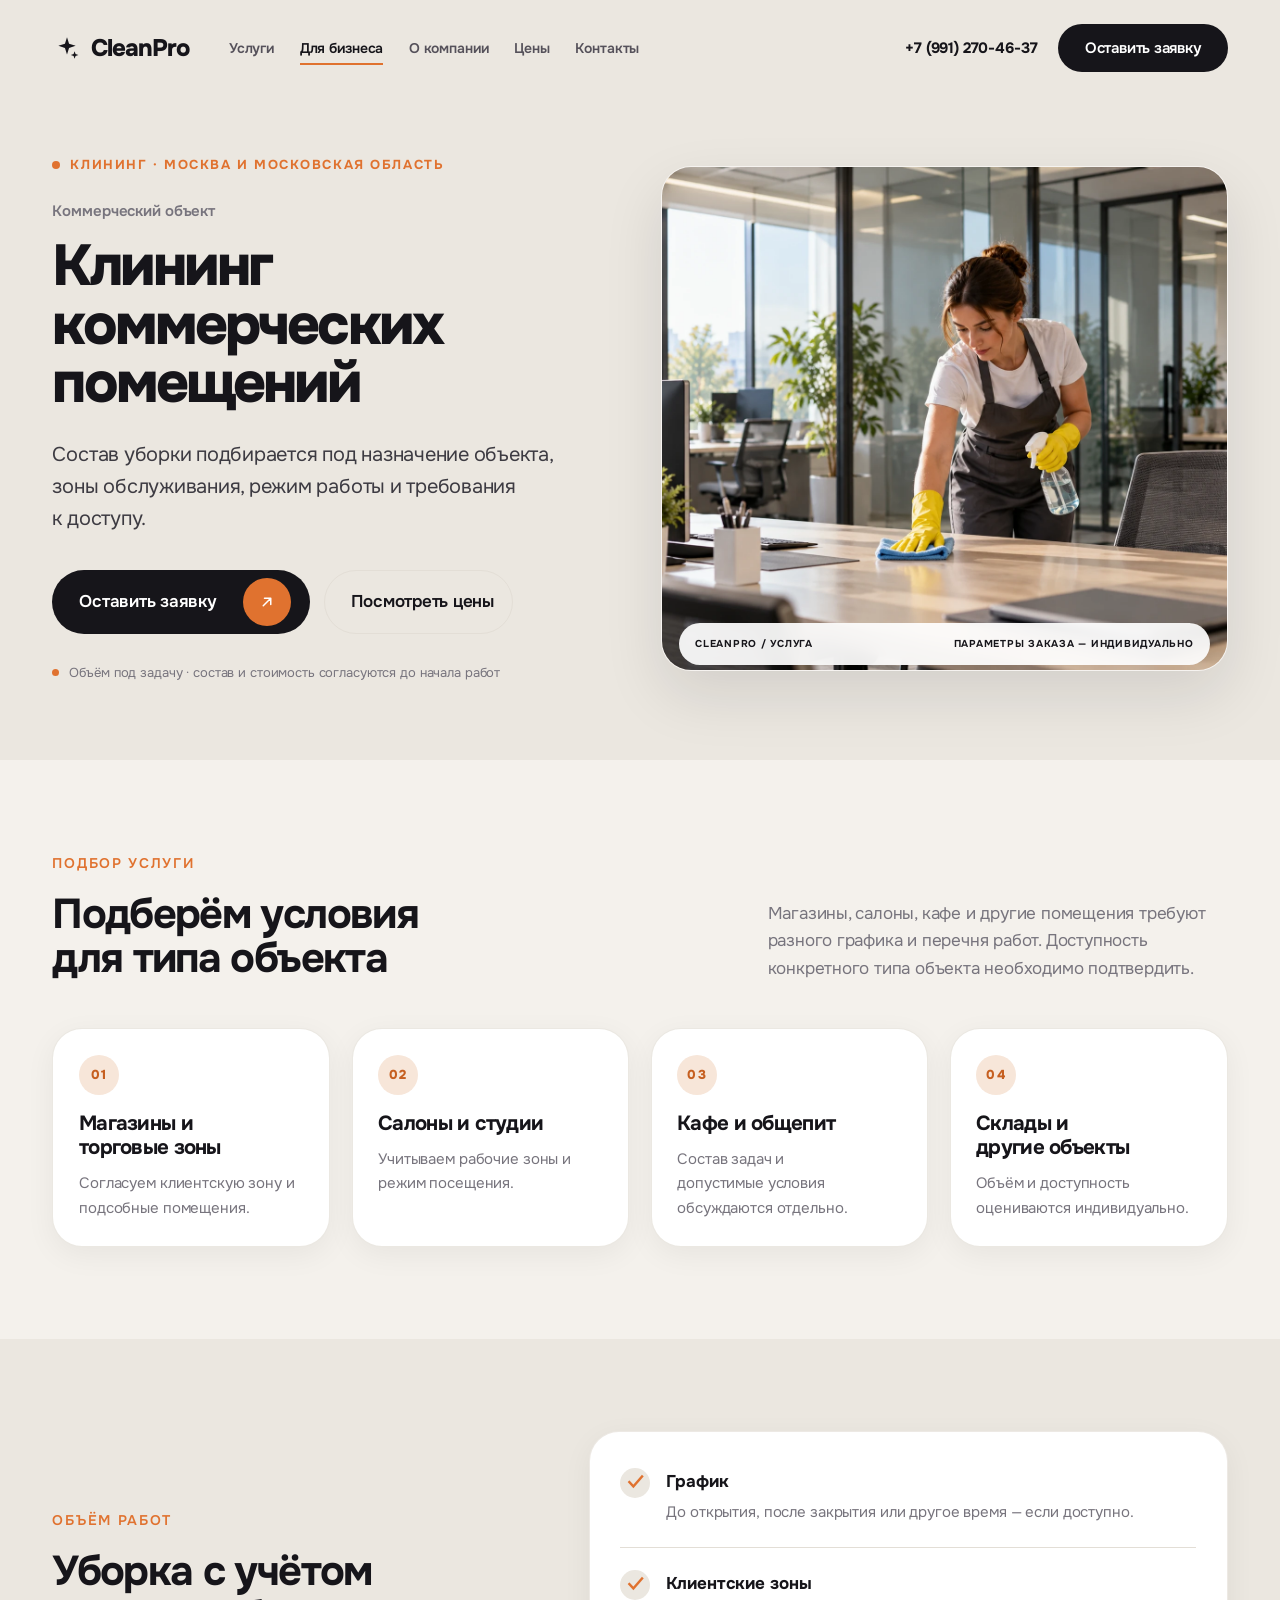
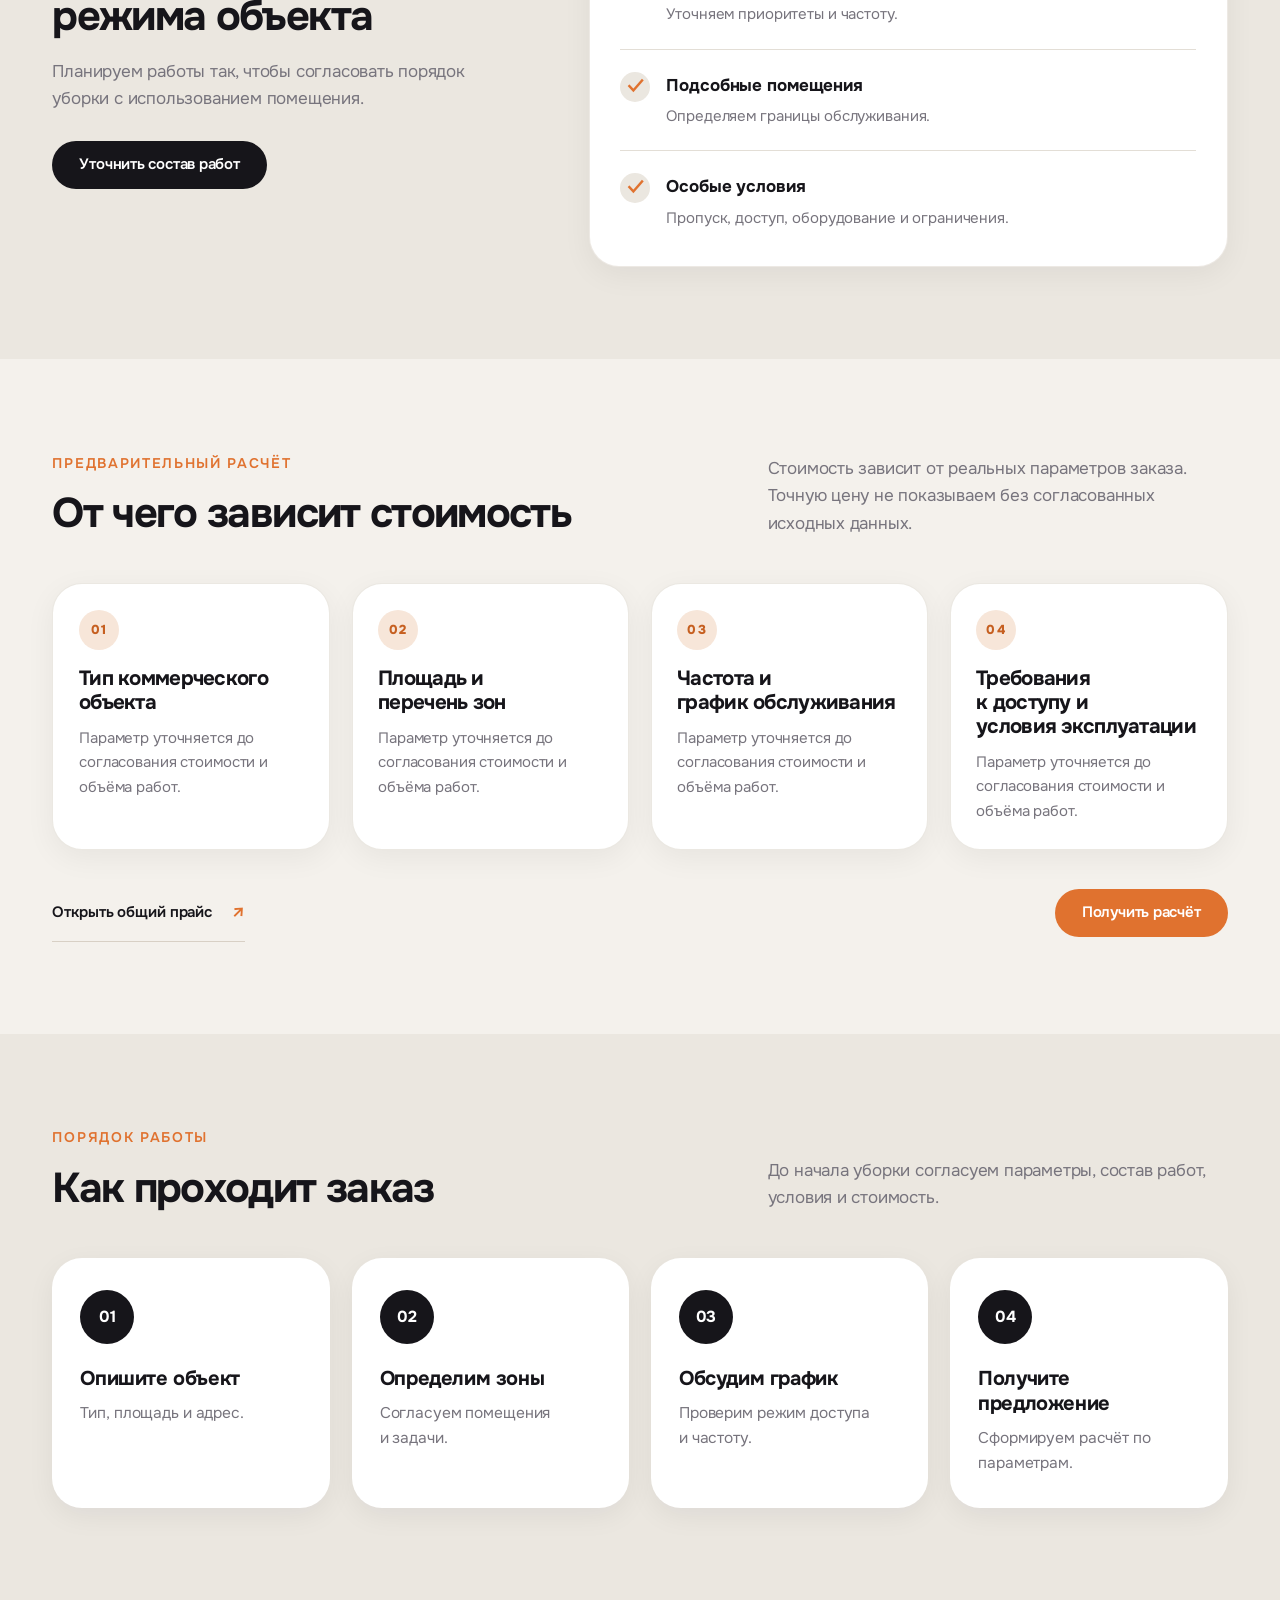
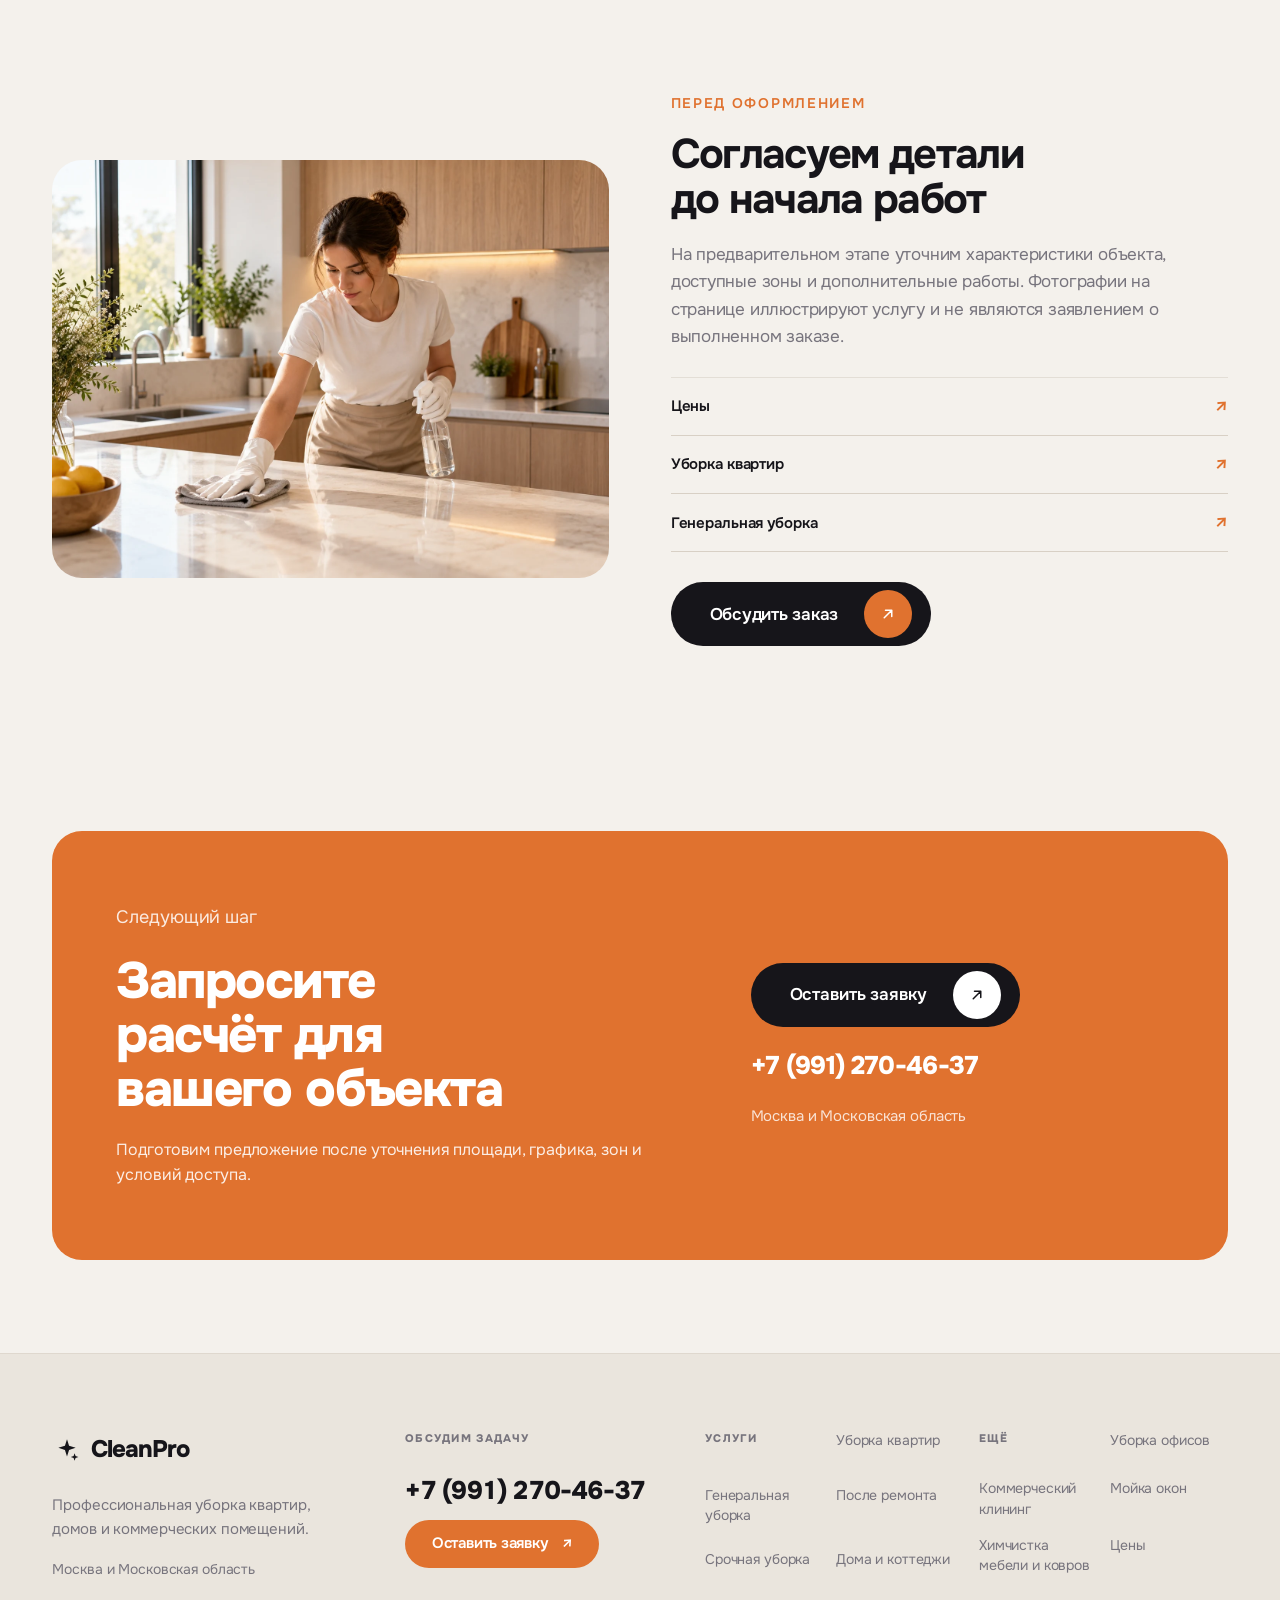
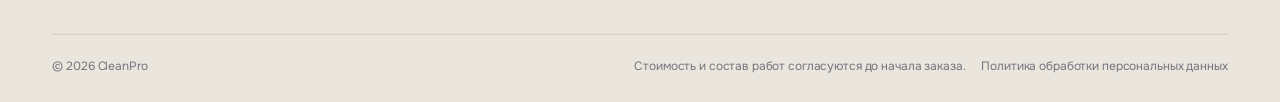
<file: uborka-kommercheskikh-pomeshcheniy.html>
<!DOCTYPE html>

<html class="no-js" lang="ru"><head><meta charset="utf-8"/><meta content="width=device-width,initial-scale=1" name="viewport"/><title>Клининг коммерческих помещений | CleanPro</title><meta content="Состав уборки подбирается под назначение объекта, зоны обслуживания, режим работы и требования к доступу." name="description"/><meta content="#f4f1ec" name="theme-color"/><link href="https://fonts.googleapis.com" rel="preconnect"/><link crossorigin="" href="https://fonts.gstatic.com" rel="preconnect"/><link href="https://fonts.googleapis.com/css2?family=Onest:wght@400;500;600;700;800&amp;display=swap" rel="stylesheet"/><link href="style.css" rel="stylesheet"/><script>document.documentElement.classList.remove('no-js');document.documentElement.classList.add('js');</script></head><body data-page="commercial" data-service="Клининг коммерческих помещений"><a class="skip-link" href="#main-content">Перейти к содержимому</a><header class="header" id="top">
<div class="container header__inner">
<a aria-label="CleanPro — на главную" class="logo" href="index.html">
<span aria-hidden="true" class="logo__mark"><svg fill="none" viewbox="0 0 24 24"><path d="M12 2l1.9 6.1L20 10l-6.1 1.9L12 18l-1.9-6.1L4 10l6.1-1.9L12 2z" fill="currentColor"></path><path d="M19 15l.9 2.6L22.5 18.5l-2.6.9L19 22l-.9-2.6-2.6-.9 2.6-.9L19 15z" fill="currentColor"></path></svg></span>
<span class="logo__text">CleanPro</span>
</a>
<nav aria-label="Основная навигация" class="nav">
<a class="nav__link" data-nav="services" href="index.html#services">Услуги</a>
<a class="nav__link" data-nav="business" href="uborka-ofisov.html">Для бизнеса</a>
<a class="nav__link" data-nav="about" href="index.html#about">О компании</a>
<a class="nav__link" data-nav="prices" href="tseny.html">Цены</a>
<a class="nav__link" data-nav="contacts" href="index.html#footer">Контакты</a>
</nav>
<div class="header__right">
<a class="header__phone" href="tel:+79912704637">+7 (991) 270-46-37</a>
<button class="btn btn--dark btn--sm" data-popup="" type="button">Оставить заявку</button>
</div>
<button aria-controls="mobile-menu" aria-expanded="false" aria-label="Открыть меню" class="burger" id="burger" type="button">
<span></span><span></span><span></span>
</button>
</div>
</header>
<div class="mmenu" hidden="" id="mobile-menu">
<div class="mmenu__head">
<a aria-label="CleanPro — на главную" class="logo" href="index.html"><span aria-hidden="true" class="logo__mark"><svg fill="none" viewbox="0 0 24 24"><path d="M12 2l1.9 6.1L20 10l-6.1 1.9L12 18l-1.9-6.1L4 10l6.1-1.9L12 2z" fill="currentColor"></path></svg></span><span class="logo__text">CleanPro</span></a>
<button aria-label="Закрыть меню" class="mmenu__close" id="mmenu-close" type="button"><svg fill="none" viewbox="0 0 24 24"><path d="M6 6l12 12M18 6L6 18" stroke="currentColor" stroke-linecap="round" stroke-width="1.8"></path></svg></button>
</div>
<nav aria-label="Мобильная навигация" class="mmenu__nav">
<a class="mmenu__link" data-nav="services" href="index.html#services">Все услуги</a>
<a class="mmenu__link" href="uborka-kvartir.html">Уборка квартир</a>
<a class="mmenu__link" href="generalnaya-uborka.html">Генеральная уборка</a>
<a class="mmenu__link" href="uborka-posle-remonta.html">Уборка после ремонта</a>
<a class="mmenu__link" href="srochnaya-uborka.html">Срочная уборка</a>
<a class="mmenu__link" href="uborka-domov-i-kottedzhey.html">Дома и коттеджи</a>
<a class="mmenu__link" href="uborka-ofisov.html">Уборка офисов</a>
<a class="mmenu__link" href="uborka-kommercheskikh-pomeshcheniy.html">Коммерческие помещения</a>
<a class="mmenu__link" href="moika-okon.html">Мойка окон</a>
<a class="mmenu__link" href="himchistka-mebeli-i-kovrov.html">Химчистка мебели и ковров</a>
<a class="mmenu__link" data-nav="prices" href="tseny.html">Цены</a>
<a class="mmenu__link" href="index.html#about">О компании</a>
</nav>
<div class="mmenu__foot">
<a class="mmenu__phone" href="tel:+79912704637">+7 (991) 270-46-37</a>
<button class="btn btn--accent" data-popup="" type="button">Оставить заявку</button>
<p class="mmenu__geo">Москва и Московская область</p>
</div>
</div><main id="main-content">
<section class="page-hero"><div class="container page-hero__inner"><div class="page-hero__copy" data-reveal=""><p class="page-kicker">Клининг · Москва и Московская область</p><p class="page-hero__category">Коммерческий объект</p><h1 class="page-hero__title">Клининг коммерческих помещений</h1><p class="page-hero__lead">Состав уборки подбирается под назначение объекта, зоны обслуживания, режим работы и требования к доступу.</p><div class="page-hero__actions"><button class="btn btn--dark btn--lg" data-popup="" type="button">Оставить заявку <span class="btn__ico"><svg fill="none" viewbox="0 0 24 24"><path d="M7.5 16.5 16.5 7.5M9 7.5h7.5V15" stroke="currentColor" stroke-linecap="round" stroke-linejoin="round" stroke-width="1.8"></path></svg></span></button><a class="btn btn--outline btn--lg" href="tseny.html">Посмотреть цены</a></div><div class="page-hero__meta"><span class="page-hero__meta-dot"></span><span>Объём под задачу · состав и стоимость согласуются до начала работ</span></div></div><div class="page-hero__visual" data-reveal="" style="--d:.12s"><img alt="Иллюстрация услуги: клининг коммерческих помещений" class="page-hero__photo" fetchpriority="high" src="assets-20-photos/home-service-office.webp"/><div class="page-image-caption"><span>CleanPro / УСЛУГА</span><span>Параметры заказа — индивидуально</span></div></div></div></section>
<section class="section page-section"><div class="container"><div class="page-section__head" data-reveal=""><div><p class="eyebrow">Подбор услуги</p><h2 class="h2">Подберём условия для типа объекта</h2></div><p class="section__lead">Магазины, салоны, кафе и другие помещения требуют разного графика и перечня работ. Доступность конкретного типа объекта необходимо подтвердить.</p></div><div class="page-grid"><article class="page-card" data-reveal=""><span class="page-card__num">01</span><h3>Магазины и торговые зоны</h3><p>Согласуем клиентскую зону и подсобные помещения.</p></article><article class="page-card" data-reveal=""><span class="page-card__num">02</span><h3>Салоны и студии</h3><p>Учитываем рабочие зоны и режим посещения.</p></article><article class="page-card" data-reveal=""><span class="page-card__num">03</span><h3>Кафе и общепит</h3><p>Состав задач и допустимые условия обсуждаются отдельно.</p></article><article class="page-card" data-reveal=""><span class="page-card__num">04</span><h3>Склады и другие объекты</h3><p>Объём и доступность оцениваются индивидуально.</p></article></div></div></section>
<section class="section page-section page-section--soft"><div class="container page-split"><div class="page-split__copy" data-reveal=""><p class="eyebrow">Объём работ</p><h2 class="h2">Уборка с учётом режима объекта</h2><p class="section__lead">Планируем работы так, чтобы согласовать порядок уборки с использованием помещения.</p><button class="btn btn--dark btn--sm" data-popup="" type="button">Уточнить состав работ</button></div><div class="page-checklist" data-reveal=""><div class="page-check-row"><span class="page-check-mark">✓</span><div><strong>График</strong><p>До открытия, после закрытия или другое время — если доступно.</p></div></div><div class="page-check-row"><span class="page-check-mark">✓</span><div><strong>Клиентские зоны</strong><p>Уточняем приоритеты и частоту.</p></div></div><div class="page-check-row"><span class="page-check-mark">✓</span><div><strong>Подсобные помещения</strong><p>Определяем границы обслуживания.</p></div></div><div class="page-check-row"><span class="page-check-mark">✓</span><div><strong>Особые условия</strong><p>Пропуск, доступ, оборудование и ограничения.</p></div></div></div></div></section>
<section class="section page-section"><div class="container"><div class="page-section__head" data-reveal=""><div><p class="eyebrow">Предварительный расчёт</p><h2 class="h2">От чего зависит стоимость</h2></div><p class="section__lead">Стоимость зависит от реальных параметров заказа. Точную цену не показываем без согласованных исходных данных.</p></div><div class="page-grid page-grid--factors"><article class="page-card" data-reveal=""><span class="page-card__num">01</span><h3>Тип коммерческого объекта</h3><p>Параметр уточняется до согласования стоимости и объёма работ.</p></article><article class="page-card" data-reveal=""><span class="page-card__num">02</span><h3>Площадь и перечень зон</h3><p>Параметр уточняется до согласования стоимости и объёма работ.</p></article><article class="page-card" data-reveal=""><span class="page-card__num">03</span><h3>Частота и график обслуживания</h3><p>Параметр уточняется до согласования стоимости и объёма работ.</p></article><article class="page-card" data-reveal=""><span class="page-card__num">04</span><h3>Требования к доступу и условия эксплуатации</h3><p>Параметр уточняется до согласования стоимости и объёма работ.</p></article></div><div class="page-inline-action"><a class="page-related" href="tseny.html">Открыть общий прайс <span>↗</span></a><button class="btn btn--accent btn--sm" data-popup="" type="button">Получить расчёт</button></div></div></section>
<section class="section page-section page-section--soft"><div class="container"><div class="page-section__head" data-reveal=""><div><p class="eyebrow">Порядок работы</p><h2 class="h2">Как проходит заказ</h2></div><p class="section__lead">До начала уборки согласуем параметры, состав работ, условия и стоимость.</p></div><ol class="steps"><li class="step" data-reveal=""><span class="step__num">01</span><h3 class="step__title">Опишите объект</h3><p class="step__text">Тип, площадь и адрес.</p></li><li class="step" data-reveal=""><span class="step__num">02</span><h3 class="step__title">Определим зоны</h3><p class="step__text">Согласуем помещения и задачи.</p></li><li class="step" data-reveal=""><span class="step__num">03</span><h3 class="step__title">Обсудим график</h3><p class="step__text">Проверим режим доступа и частоту.</p></li><li class="step" data-reveal=""><span class="step__num">04</span><h3 class="step__title">Получите предложение</h3><p class="step__text">Сформируем расчёт по параметрам.</p></li></ol></div></section>
<section class="section page-section"><div class="container page-example"><div class="page-example__visual"><img alt="Иллюстративное изображение услуги клининг коммерческих помещений" loading="lazy" src="assets-20-photos/home-service-maintenance.webp"/></div><div class="page-example__copy"><p class="eyebrow">Перед оформлением</p><h2 class="h2">Согласуем детали до начала работ</h2><p class="section__lead">На предварительном этапе уточним характеристики объекта, доступные зоны и дополнительные работы. Фотографии на странице иллюстрируют услугу и не являются заявлением о выполненном заказе.</p><div class="page-related-list"><a class="page-related" href="tseny.html">Цены <span>↗</span></a><a class="page-related" href="uborka-kvartir.html">Уборка квартир <span>↗</span></a><a class="page-related" href="generalnaya-uborka.html">Генеральная уборка <span>↗</span></a></div><button class="btn btn--dark btn--lg" data-popup="" type="button">Обсудить заказ <span class="btn__ico"><svg fill="none" viewbox="0 0 24 24"><path d="M7.5 16.5 16.5 7.5M9 7.5h7.5V15" stroke="currentColor" stroke-linecap="round" stroke-linejoin="round" stroke-width="1.8"></path></svg></span></button></div></div></section>
<section class="section page-section page-section--last"><div class="container"><div class="cta__box page-final-cta" data-reveal=""><div><p class="cta__over">Следующий шаг</p><h2 class="cta__title">Запросите расчёт для вашего объекта</h2><p class="page-final-cta__text">Подготовим предложение после уточнения площади, графика, зон и условий доступа.</p></div><div class="cta__actions"><button class="btn btn--dark btn--lg" data-popup="" type="button">Оставить заявку <span class="btn__ico btn__ico--accent"><svg fill="none" viewbox="0 0 24 24"><path d="M7.5 16.5 16.5 7.5M9 7.5h7.5V15" stroke="currentColor" stroke-linecap="round" stroke-linejoin="round" stroke-width="1.8"></path></svg></span></button><a class="cta__phone" href="tel:+79912704637">+7 (991) 270-46-37</a><p class="cta__geo">Москва и Московская область</p></div></div></div></section>
</main><footer class="footer" id="footer">
<div class="container">
<div class="footer__top">
<div class="footer__brand">
<a aria-label="CleanPro — на главную" class="logo" href="index.html"><span aria-hidden="true" class="logo__mark"><svg fill="none" viewbox="0 0 24 24"><path d="M12 2l1.9 6.1L20 10l-6.1 1.9L12 18l-1.9-6.1L4 10l6.1-1.9L12 2z" fill="currentColor"></path><path d="M19 15l.9 2.6L22.5 18.5l-2.6.9L19 22l-.9-2.6-2.6-.9 2.6-.9L19 15z" fill="currentColor"></path></svg></span><span class="logo__text">CleanPro</span></a>
<p class="footer__desc">Профессиональная уборка квартир, домов и коммерческих помещений.</p>
<p class="footer__geo">Москва и Московская область</p>
</div>
<div class="footer__contacts">
<span class="footer__eyebrow">Обсудим задачу</span>
<a class="footer__phone" href="tel:+79912704637">+7 (991) 270-46-37</a>
<button class="btn btn--accent btn--sm" data-popup="" type="button">Оставить заявку <span aria-hidden="true">↗</span></button>
</div>
<nav aria-label="Услуги" class="footer__nav">
<span class="footer__eyebrow">Услуги</span>
<a href="uborka-kvartir.html">Уборка квартир</a>
<a href="generalnaya-uborka.html">Генеральная уборка</a>
<a href="uborka-posle-remonta.html">После ремонта</a>
<a href="srochnaya-uborka.html">Срочная уборка</a>
<a href="uborka-domov-i-kottedzhey.html">Дома и коттеджи</a>
</nav>
<nav aria-label="Другие услуги и информация" class="footer__nav">
<span class="footer__eyebrow">Ещё</span>
<a href="uborka-ofisov.html">Уборка офисов</a>
<a href="uborka-kommercheskikh-pomeshcheniy.html">Коммерческий клининг</a>
<a href="moika-okon.html">Мойка окон</a>
<a href="himchistka-mebeli-i-kovrov.html">Химчистка мебели и ковров</a>
<a href="tseny.html">Цены</a>
</nav>
</div>
<div class="footer__bottom">
<p>© <span data-current-year="">2026</span> CleanPro</p>
<p class="footer__bottom-note">Стоимость и состав работ согласуются до начала заказа.</p>
<div class="footer__legal"><a href="privacy.html">Политика обработки персональных данных</a></div>
</div>
</div>
</footer><div class="popup" hidden="" id="popup">
<div class="popup__veil" data-popup-close=""></div>
<div aria-describedby="popup-sub" aria-labelledby="popup-title" aria-modal="true" class="popup__card" role="dialog">
<button aria-label="Закрыть окно" class="popup__close" data-popup-close="" type="button"><svg fill="none" viewbox="0 0 24 24"><path d="M6 6l12 12M18 6L6 18" stroke="currentColor" stroke-linecap="round" stroke-width="1.8"></path></svg></button>
<p class="eyebrow">Связаться с CleanPro</p>
<h2 class="popup__title" id="popup-title">Обсудим вашу задачу</h2>
<p class="popup__sub" id="popup-sub">Оставьте контакты и краткие параметры объекта. Уточним детали и согласуем стоимость.</p>
<form class="popup__form" id="popup-form">
<label class="popup__field"><span>Как к вам обращаться</span><input autocomplete="name" name="name" placeholder="Ваше имя" required="" type="text"/></label>
<label class="popup__field"><span>Телефон для связи</span><input autocomplete="tel" inputmode="tel" name="phone" placeholder="+7 (___) ___-__-__" required="" type="tel"/></label>
<label class="popup__field"><span>Какая услуга нужна?</span><select id="popup-service" name="service" required=""><option value="">Выберите услугу</option><option value="flat">Уборка квартир</option><option value="general">Генеральная уборка</option><option value="post-renovation">Уборка после ремонта</option><option value="urgent">Срочная уборка</option><option value="house">Уборка домов и коттеджей</option><option value="office">Уборка офисов</option><option value="commercial">Клининг коммерческих помещений</option><option value="windows">Мойка окон</option><option value="drycleaning">Химчистка мебели и ковров</option><option value="other">Пока не определился(лась)</option></select></label>
<label class="popup__field"><span>Комментарий <em>необязательно</em></span><textarea id="popup-details" name="details" placeholder="Площадь, район, желаемая дата или дополнительные детали" rows="3"></textarea></label>
<label class="popup__consent"><input name="privacy" required="" type="checkbox"/><span>Согласен(на) с <a href="privacy.html">политикой обработки персональных данных</a>.</span></label>
<button class="btn btn--accent btn--lg popup__submit" type="submit"><span>Подготовить заявку</span><span aria-hidden="true" class="btn__ico"><svg fill="none" viewbox="0 0 24 24"><path d="M7.5 16.5 16.5 7.5M9 7.5h7.5V15" stroke="currentColor" stroke-linecap="round" stroke-linejoin="round" stroke-width="1.8"></path></svg></span></button>
<button class="popup__copy" data-copy-request="" hidden="" type="button">Скопировать данные заявки</button>
<p aria-live="polite" class="popup__done" hidden="" id="popup-done" role="status">Проверка пройдена. Сейчас форма работает в демонстрационном режиме и не отправляет данные. Перед публикацией подключите почту, CRM или серверный обработчик.</p>
</form>
</div>
</div><script defer="True" src="script.js"></script></body></html>
</file>
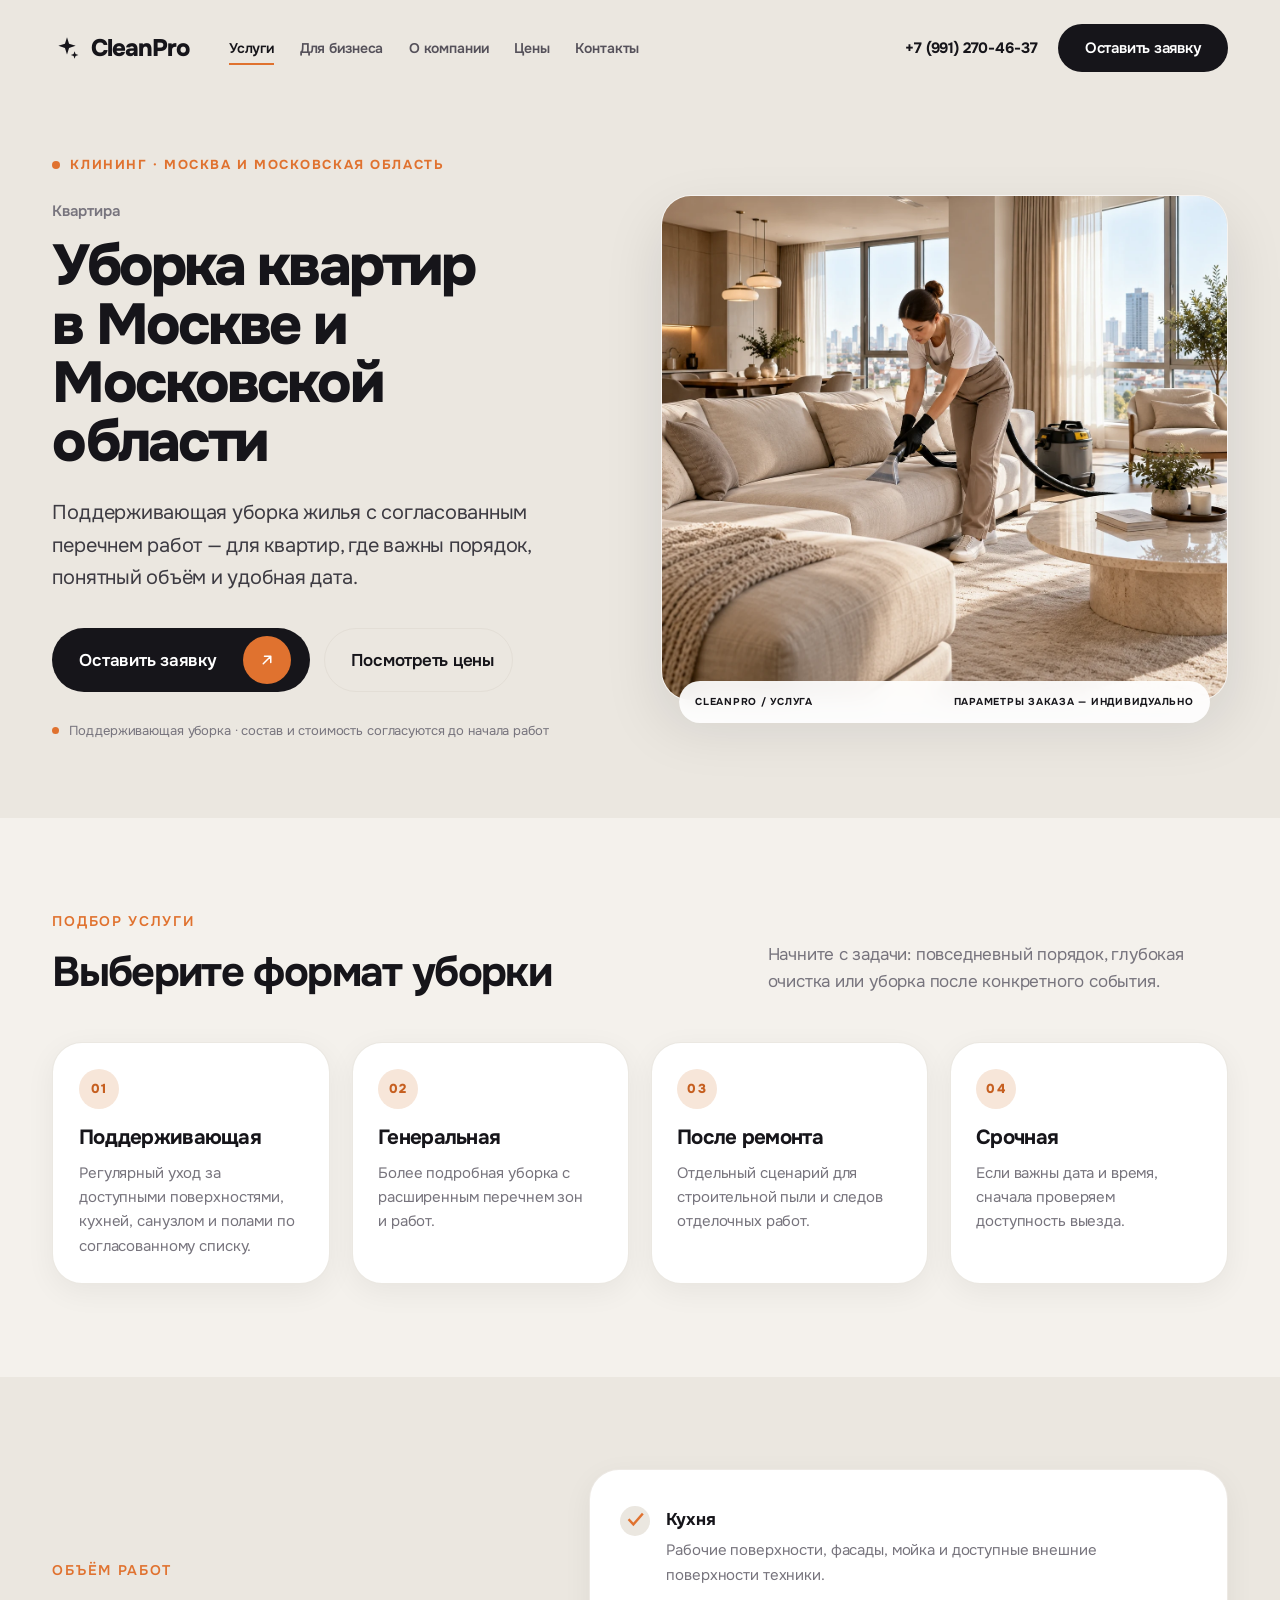
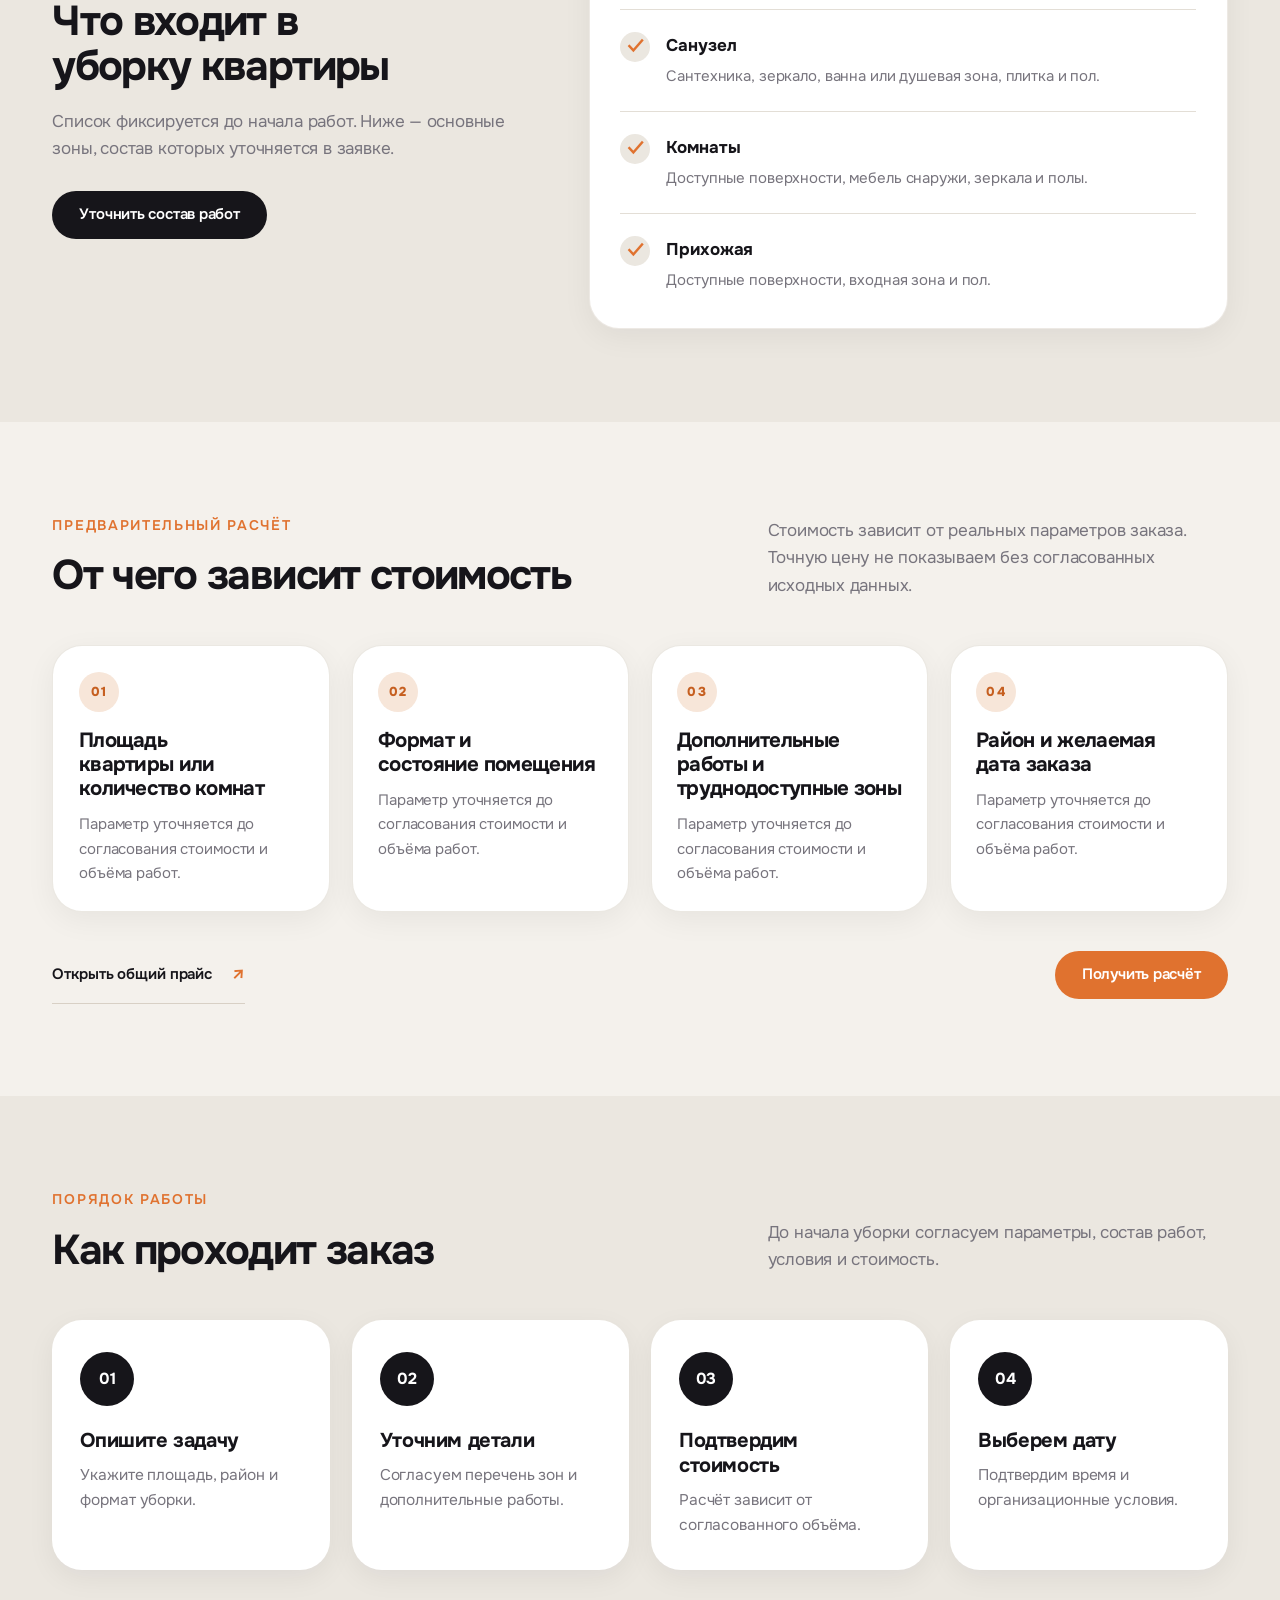
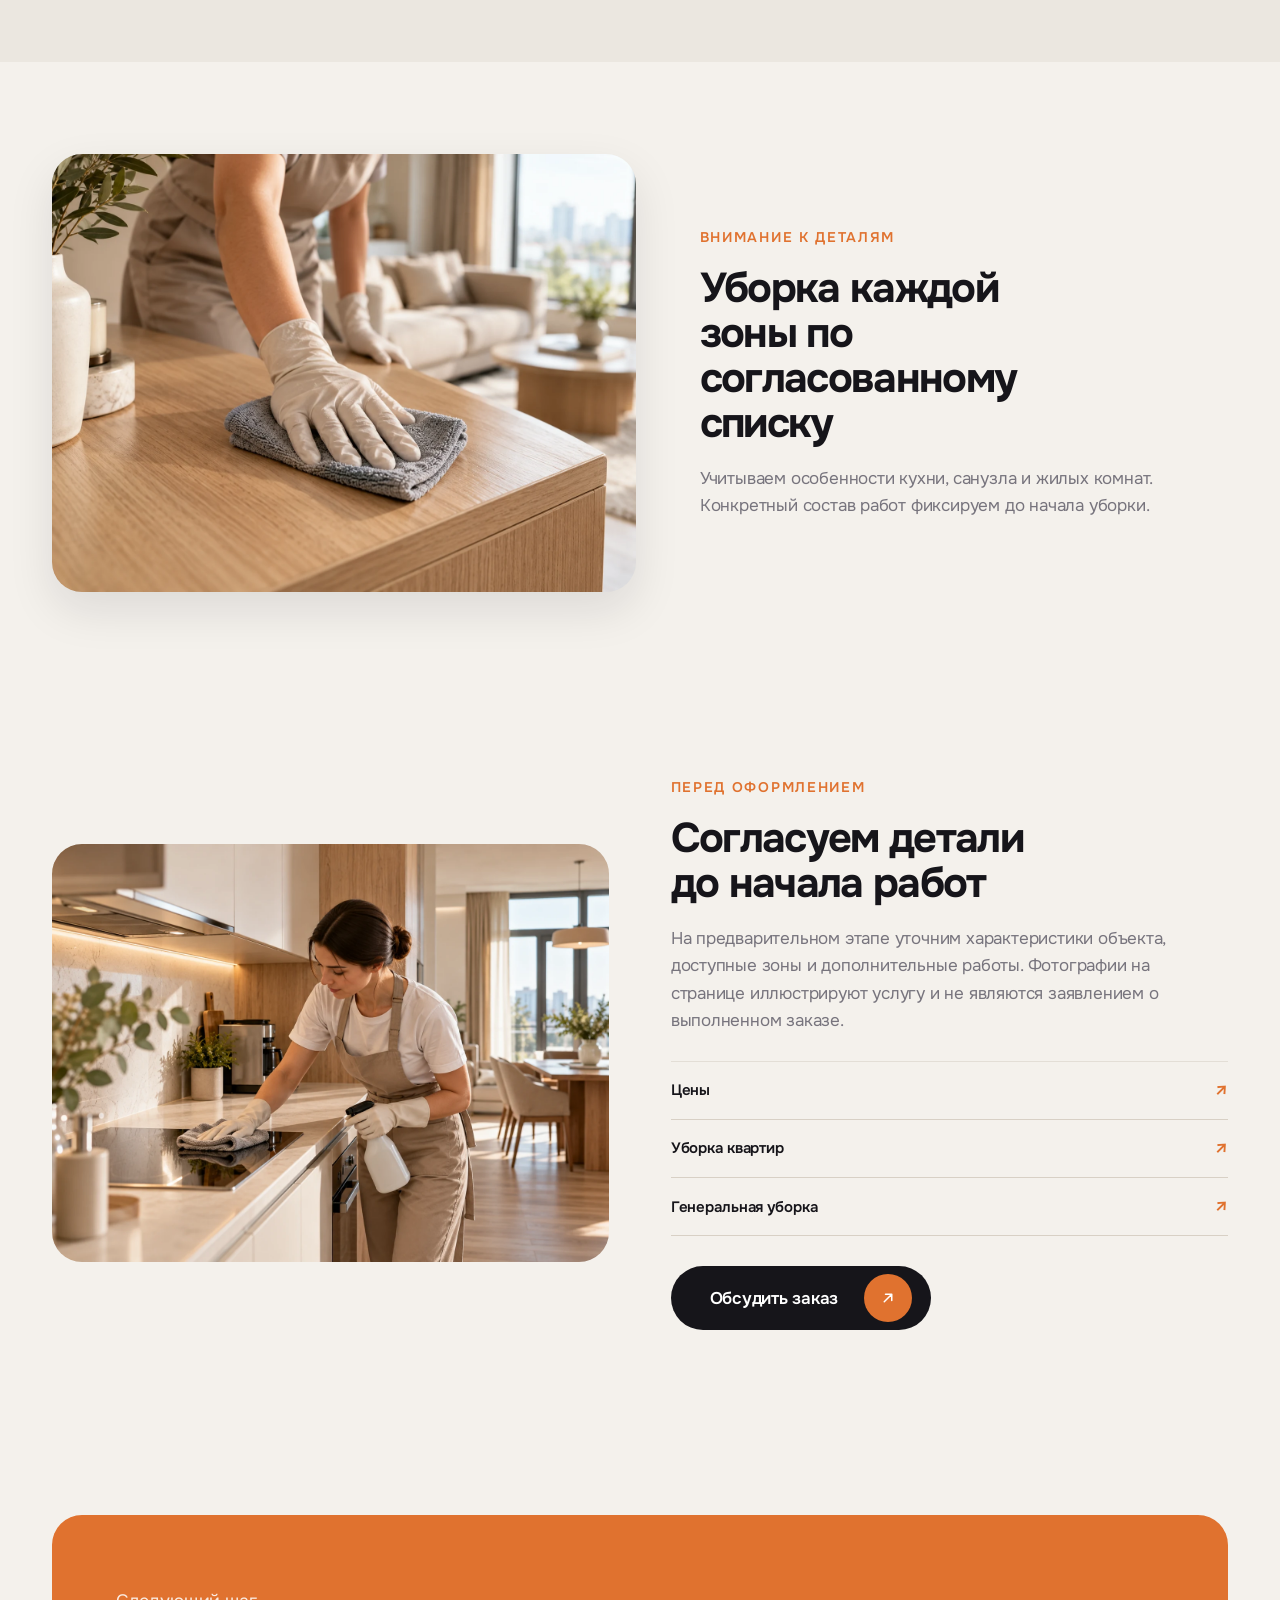
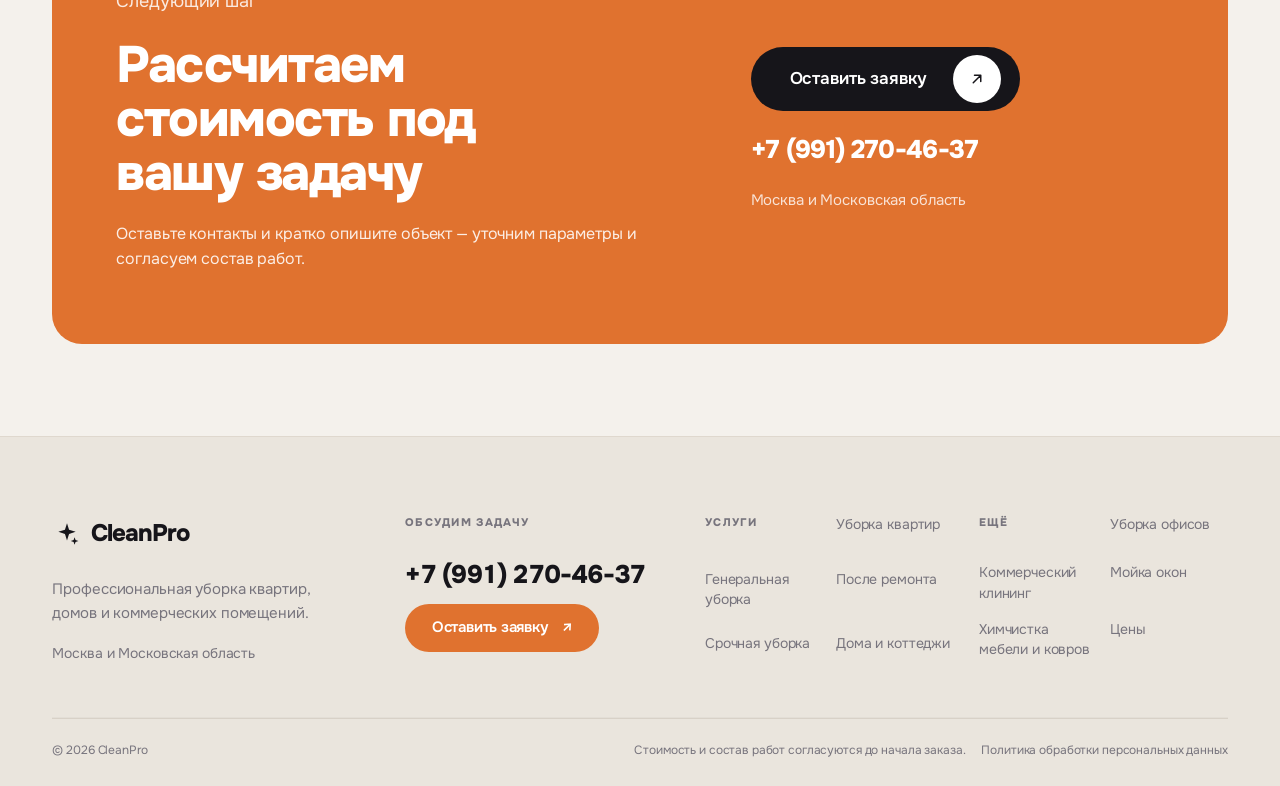
<file: uborka-kvartir.html>
<!DOCTYPE html>

<html class="no-js" lang="ru"><head><meta charset="utf-8"/><meta content="width=device-width,initial-scale=1" name="viewport"/><title>Уборка квартир в Москве и Московской области | CleanPro</title><meta content="Поддерживающая уборка жилья с согласованным перечнем работ — для квартир, где важны порядок, понятный объём и удобная дата." name="description"/><meta content="#f4f1ec" name="theme-color"/><link href="https://fonts.googleapis.com" rel="preconnect"/><link crossorigin="" href="https://fonts.gstatic.com" rel="preconnect"/><link href="https://fonts.googleapis.com/css2?family=Onest:wght@400;500;600;700;800&amp;display=swap" rel="stylesheet"/><link href="style.css" rel="stylesheet"/><script>document.documentElement.classList.remove('no-js');document.documentElement.classList.add('js');</script></head><body data-page="flat" data-service="Уборка квартир"><a class="skip-link" href="#main-content">Перейти к содержимому</a><header class="header" id="top">
<div class="container header__inner">
<a aria-label="CleanPro — на главную" class="logo" href="index.html">
<span aria-hidden="true" class="logo__mark"><svg fill="none" viewbox="0 0 24 24"><path d="M12 2l1.9 6.1L20 10l-6.1 1.9L12 18l-1.9-6.1L4 10l6.1-1.9L12 2z" fill="currentColor"></path><path d="M19 15l.9 2.6L22.5 18.5l-2.6.9L19 22l-.9-2.6-2.6-.9 2.6-.9L19 15z" fill="currentColor"></path></svg></span>
<span class="logo__text">CleanPro</span>
</a>
<nav aria-label="Основная навигация" class="nav">
<a class="nav__link" data-nav="services" href="index.html#services">Услуги</a>
<a class="nav__link" data-nav="business" href="uborka-ofisov.html">Для бизнеса</a>
<a class="nav__link" data-nav="about" href="index.html#about">О компании</a>
<a class="nav__link" data-nav="prices" href="tseny.html">Цены</a>
<a class="nav__link" data-nav="contacts" href="index.html#footer">Контакты</a>
</nav>
<div class="header__right">
<a class="header__phone" href="tel:+79912704637">+7 (991) 270-46-37</a>
<button class="btn btn--dark btn--sm" data-popup="" type="button">Оставить заявку</button>
</div>
<button aria-controls="mobile-menu" aria-expanded="false" aria-label="Открыть меню" class="burger" id="burger" type="button">
<span></span><span></span><span></span>
</button>
</div>
</header>
<div class="mmenu" hidden="" id="mobile-menu">
<div class="mmenu__head">
<a aria-label="CleanPro — на главную" class="logo" href="index.html"><span aria-hidden="true" class="logo__mark"><svg fill="none" viewbox="0 0 24 24"><path d="M12 2l1.9 6.1L20 10l-6.1 1.9L12 18l-1.9-6.1L4 10l6.1-1.9L12 2z" fill="currentColor"></path></svg></span><span class="logo__text">CleanPro</span></a>
<button aria-label="Закрыть меню" class="mmenu__close" id="mmenu-close" type="button"><svg fill="none" viewbox="0 0 24 24"><path d="M6 6l12 12M18 6L6 18" stroke="currentColor" stroke-linecap="round" stroke-width="1.8"></path></svg></button>
</div>
<nav aria-label="Мобильная навигация" class="mmenu__nav">
<a class="mmenu__link" data-nav="services" href="index.html#services">Все услуги</a>
<a class="mmenu__link" href="uborka-kvartir.html">Уборка квартир</a>
<a class="mmenu__link" href="generalnaya-uborka.html">Генеральная уборка</a>
<a class="mmenu__link" href="uborka-posle-remonta.html">Уборка после ремонта</a>
<a class="mmenu__link" href="srochnaya-uborka.html">Срочная уборка</a>
<a class="mmenu__link" href="uborka-domov-i-kottedzhey.html">Дома и коттеджи</a>
<a class="mmenu__link" href="uborka-ofisov.html">Уборка офисов</a>
<a class="mmenu__link" href="uborka-kommercheskikh-pomeshcheniy.html">Коммерческие помещения</a>
<a class="mmenu__link" href="moika-okon.html">Мойка окон</a>
<a class="mmenu__link" href="himchistka-mebeli-i-kovrov.html">Химчистка мебели и ковров</a>
<a class="mmenu__link" data-nav="prices" href="tseny.html">Цены</a>
<a class="mmenu__link" href="index.html#about">О компании</a>
</nav>
<div class="mmenu__foot">
<a class="mmenu__phone" href="tel:+79912704637">+7 (991) 270-46-37</a>
<button class="btn btn--accent" data-popup="" type="button">Оставить заявку</button>
<p class="mmenu__geo">Москва и Московская область</p>
</div>
</div><main id="main-content">
<section class="page-hero"><div class="container page-hero__inner"><div class="page-hero__copy" data-reveal=""><p class="page-kicker">Клининг · Москва и Московская область</p><p class="page-hero__category">Квартира</p><h1 class="page-hero__title">Уборка квартир в Москве и Московской области</h1><p class="page-hero__lead">Поддерживающая уборка жилья с согласованным перечнем работ — для квартир, где важны порядок, понятный объём и удобная дата.</p><div class="page-hero__actions"><button class="btn btn--dark btn--lg" data-popup="" type="button">Оставить заявку <span class="btn__ico"><svg fill="none" viewbox="0 0 24 24"><path d="M7.5 16.5 16.5 7.5M9 7.5h7.5V15" stroke="currentColor" stroke-linecap="round" stroke-linejoin="round" stroke-width="1.8"></path></svg></span></button><a class="btn btn--outline btn--lg" href="tseny.html">Посмотреть цены</a></div><div class="page-hero__meta"><span class="page-hero__meta-dot"></span><span>Поддерживающая уборка · состав и стоимость согласуются до начала работ</span></div></div><div class="page-hero__visual" data-reveal="" style="--d:.12s"><img alt="Иллюстрация услуги: уборка квартир" class="page-hero__photo" fetchpriority="high" src="assets-20-photos/apartments-hero.webp"/><div class="page-image-caption"><span>CleanPro / УСЛУГА</span><span>Параметры заказа — индивидуально</span></div></div></div></section>
<section class="section page-section"><div class="container"><div class="page-section__head" data-reveal=""><div><p class="eyebrow">Подбор услуги</p><h2 class="h2">Выберите формат уборки</h2></div><p class="section__lead">Начните с задачи: повседневный порядок, глубокая очистка или уборка после конкретного события.</p></div><div class="page-grid"><article class="page-card" data-reveal=""><span class="page-card__num">01</span><h3>Поддерживающая</h3><p>Регулярный уход за доступными поверхностями, кухней, санузлом и полами по согласованному списку.</p></article><article class="page-card" data-reveal=""><span class="page-card__num">02</span><h3>Генеральная</h3><p>Более подробная уборка с расширенным перечнем зон и работ.</p></article><article class="page-card" data-reveal=""><span class="page-card__num">03</span><h3>После ремонта</h3><p>Отдельный сценарий для строительной пыли и следов отделочных работ.</p></article><article class="page-card" data-reveal=""><span class="page-card__num">04</span><h3>Срочная</h3><p>Если важны дата и время, сначала проверяем доступность выезда.</p></article></div></div></section>
<section class="section page-section page-section--soft"><div class="container page-split"><div class="page-split__copy" data-reveal=""><p class="eyebrow">Объём работ</p><h2 class="h2">Что входит в уборку квартиры</h2><p class="section__lead">Список фиксируется до начала работ. Ниже — основные зоны, состав которых уточняется в заявке.</p><button class="btn btn--dark btn--sm" data-popup="" type="button">Уточнить состав работ</button></div><div class="page-checklist" data-reveal=""><div class="page-check-row"><span class="page-check-mark">✓</span><div><strong>Кухня</strong><p>Рабочие поверхности, фасады, мойка и доступные внешние поверхности техники.</p></div></div><div class="page-check-row"><span class="page-check-mark">✓</span><div><strong>Санузел</strong><p>Сантехника, зеркало, ванна или душевая зона, плитка и пол.</p></div></div><div class="page-check-row"><span class="page-check-mark">✓</span><div><strong>Комнаты</strong><p>Доступные поверхности, мебель снаружи, зеркала и полы.</p></div></div><div class="page-check-row"><span class="page-check-mark">✓</span><div><strong>Прихожая</strong><p>Доступные поверхности, входная зона и пол.</p></div></div></div></div></section>
<section class="section page-section"><div class="container"><div class="page-section__head" data-reveal=""><div><p class="eyebrow">Предварительный расчёт</p><h2 class="h2">От чего зависит стоимость</h2></div><p class="section__lead">Стоимость зависит от реальных параметров заказа. Точную цену не показываем без согласованных исходных данных.</p></div><div class="page-grid page-grid--factors"><article class="page-card" data-reveal=""><span class="page-card__num">01</span><h3>Площадь квартиры или количество комнат</h3><p>Параметр уточняется до согласования стоимости и объёма работ.</p></article><article class="page-card" data-reveal=""><span class="page-card__num">02</span><h3>Формат и состояние помещения</h3><p>Параметр уточняется до согласования стоимости и объёма работ.</p></article><article class="page-card" data-reveal=""><span class="page-card__num">03</span><h3>Дополнительные работы и труднодоступные зоны</h3><p>Параметр уточняется до согласования стоимости и объёма работ.</p></article><article class="page-card" data-reveal=""><span class="page-card__num">04</span><h3>Район и желаемая дата заказа</h3><p>Параметр уточняется до согласования стоимости и объёма работ.</p></article></div><div class="page-inline-action"><a class="page-related" href="tseny.html">Открыть общий прайс <span>↗</span></a><button class="btn btn--accent btn--sm" data-popup="" type="button">Получить расчёт</button></div></div></section>
<section class="section page-section page-section--soft"><div class="container"><div class="page-section__head" data-reveal=""><div><p class="eyebrow">Порядок работы</p><h2 class="h2">Как проходит заказ</h2></div><p class="section__lead">До начала уборки согласуем параметры, состав работ, условия и стоимость.</p></div><ol class="steps"><li class="step" data-reveal=""><span class="step__num">01</span><h3 class="step__title">Опишите задачу</h3><p class="step__text">Укажите площадь, район и формат уборки.</p></li><li class="step" data-reveal=""><span class="step__num">02</span><h3 class="step__title">Уточним детали</h3><p class="step__text">Согласуем перечень зон и дополнительные работы.</p></li><li class="step" data-reveal=""><span class="step__num">03</span><h3 class="step__title">Подтвердим стоимость</h3><p class="step__text">Расчёт зависит от согласованного объёма.</p></li><li class="step" data-reveal=""><span class="step__num">04</span><h3 class="step__title">Выберем дату</h3><p class="step__text">Подтвердим время и организационные условия.</p></li></ol></div></section>
<section class="section page-section page-photo-feature-section"><div class="container page-photo-feature"><div class="page-photo-feature__visual" data-reveal=""><img src="assets-20-photos/apartments-detail.webp" alt="Иллюстрация услуги: Уборка каждой зоны по согласованному списку" loading="lazy"></div><div class="page-photo-feature__copy" data-reveal=""><p class="eyebrow">Внимание к деталям</p><h2 class="h2">Уборка каждой зоны по согласованному списку</h2><p class="section__lead">Учитываем особенности кухни, санузла и жилых комнат. Конкретный состав работ фиксируем до начала уборки.</p></div></div></section>
<section class="section page-section"><div class="container page-example"><div class="page-example__visual"><img alt="Иллюстративное изображение услуги уборка квартир" loading="lazy" src="assets-20-photos/apartments-kitchen.webp"/></div><div class="page-example__copy"><p class="eyebrow">Перед оформлением</p><h2 class="h2">Согласуем детали до начала работ</h2><p class="section__lead">На предварительном этапе уточним характеристики объекта, доступные зоны и дополнительные работы. Фотографии на странице иллюстрируют услугу и не являются заявлением о выполненном заказе.</p><div class="page-related-list"><a class="page-related" href="tseny.html">Цены <span>↗</span></a><a class="page-related" href="uborka-kvartir.html">Уборка квартир <span>↗</span></a><a class="page-related" href="generalnaya-uborka.html">Генеральная уборка <span>↗</span></a></div><button class="btn btn--dark btn--lg" data-popup="" type="button">Обсудить заказ <span class="btn__ico"><svg fill="none" viewbox="0 0 24 24"><path d="M7.5 16.5 16.5 7.5M9 7.5h7.5V15" stroke="currentColor" stroke-linecap="round" stroke-linejoin="round" stroke-width="1.8"></path></svg></span></button></div></div></section>
<section class="section page-section page-section--last"><div class="container"><div class="cta__box page-final-cta" data-reveal=""><div><p class="cta__over">Следующий шаг</p><h2 class="cta__title">Рассчитаем стоимость под вашу задачу</h2><p class="page-final-cta__text">Оставьте контакты и кратко опишите объект — уточним параметры и согласуем состав работ.</p></div><div class="cta__actions"><button class="btn btn--dark btn--lg" data-popup="" type="button">Оставить заявку <span class="btn__ico btn__ico--accent"><svg fill="none" viewbox="0 0 24 24"><path d="M7.5 16.5 16.5 7.5M9 7.5h7.5V15" stroke="currentColor" stroke-linecap="round" stroke-linejoin="round" stroke-width="1.8"></path></svg></span></button><a class="cta__phone" href="tel:+79912704637">+7 (991) 270-46-37</a><p class="cta__geo">Москва и Московская область</p></div></div></div></section>
</main><footer class="footer" id="footer">
<div class="container">
<div class="footer__top">
<div class="footer__brand">
<a aria-label="CleanPro — на главную" class="logo" href="index.html"><span aria-hidden="true" class="logo__mark"><svg fill="none" viewbox="0 0 24 24"><path d="M12 2l1.9 6.1L20 10l-6.1 1.9L12 18l-1.9-6.1L4 10l6.1-1.9L12 2z" fill="currentColor"></path><path d="M19 15l.9 2.6L22.5 18.5l-2.6.9L19 22l-.9-2.6-2.6-.9 2.6-.9L19 15z" fill="currentColor"></path></svg></span><span class="logo__text">CleanPro</span></a>
<p class="footer__desc">Профессиональная уборка квартир, домов и коммерческих помещений.</p>
<p class="footer__geo">Москва и Московская область</p>
</div>
<div class="footer__contacts">
<span class="footer__eyebrow">Обсудим задачу</span>
<a class="footer__phone" href="tel:+79912704637">+7 (991) 270-46-37</a>
<button class="btn btn--accent btn--sm" data-popup="" type="button">Оставить заявку <span aria-hidden="true">↗</span></button>
</div>
<nav aria-label="Услуги" class="footer__nav">
<span class="footer__eyebrow">Услуги</span>
<a href="uborka-kvartir.html">Уборка квартир</a>
<a href="generalnaya-uborka.html">Генеральная уборка</a>
<a href="uborka-posle-remonta.html">После ремонта</a>
<a href="srochnaya-uborka.html">Срочная уборка</a>
<a href="uborka-domov-i-kottedzhey.html">Дома и коттеджи</a>
</nav>
<nav aria-label="Другие услуги и информация" class="footer__nav">
<span class="footer__eyebrow">Ещё</span>
<a href="uborka-ofisov.html">Уборка офисов</a>
<a href="uborka-kommercheskikh-pomeshcheniy.html">Коммерческий клининг</a>
<a href="moika-okon.html">Мойка окон</a>
<a href="himchistka-mebeli-i-kovrov.html">Химчистка мебели и ковров</a>
<a href="tseny.html">Цены</a>
</nav>
</div>
<div class="footer__bottom">
<p>© <span data-current-year="">2026</span> CleanPro</p>
<p class="footer__bottom-note">Стоимость и состав работ согласуются до начала заказа.</p>
<div class="footer__legal"><a href="privacy.html">Политика обработки персональных данных</a></div>
</div>
</div>
</footer><div class="popup" hidden="" id="popup">
<div class="popup__veil" data-popup-close=""></div>
<div aria-describedby="popup-sub" aria-labelledby="popup-title" aria-modal="true" class="popup__card" role="dialog">
<button aria-label="Закрыть окно" class="popup__close" data-popup-close="" type="button"><svg fill="none" viewbox="0 0 24 24"><path d="M6 6l12 12M18 6L6 18" stroke="currentColor" stroke-linecap="round" stroke-width="1.8"></path></svg></button>
<p class="eyebrow">Связаться с CleanPro</p>
<h2 class="popup__title" id="popup-title">Обсудим вашу задачу</h2>
<p class="popup__sub" id="popup-sub">Оставьте контакты и краткие параметры объекта. Уточним детали и согласуем стоимость.</p>
<form class="popup__form" id="popup-form">
<label class="popup__field"><span>Как к вам обращаться</span><input autocomplete="name" name="name" placeholder="Ваше имя" required="" type="text"/></label>
<label class="popup__field"><span>Телефон для связи</span><input autocomplete="tel" inputmode="tel" name="phone" placeholder="+7 (___) ___-__-__" required="" type="tel"/></label>
<label class="popup__field"><span>Какая услуга нужна?</span><select id="popup-service" name="service" required=""><option value="">Выберите услугу</option><option value="flat">Уборка квартир</option><option value="general">Генеральная уборка</option><option value="post-renovation">Уборка после ремонта</option><option value="urgent">Срочная уборка</option><option value="house">Уборка домов и коттеджей</option><option value="office">Уборка офисов</option><option value="commercial">Клининг коммерческих помещений</option><option value="windows">Мойка окон</option><option value="drycleaning">Химчистка мебели и ковров</option><option value="other">Пока не определился(лась)</option></select></label>
<label class="popup__field"><span>Комментарий <em>необязательно</em></span><textarea id="popup-details" name="details" placeholder="Площадь, район, желаемая дата или дополнительные детали" rows="3"></textarea></label>
<label class="popup__consent"><input name="privacy" required="" type="checkbox"/><span>Согласен(на) с <a href="privacy.html">политикой обработки персональных данных</a>.</span></label>
<button class="btn btn--accent btn--lg popup__submit" type="submit"><span>Подготовить заявку</span><span aria-hidden="true" class="btn__ico"><svg fill="none" viewbox="0 0 24 24"><path d="M7.5 16.5 16.5 7.5M9 7.5h7.5V15" stroke="currentColor" stroke-linecap="round" stroke-linejoin="round" stroke-width="1.8"></path></svg></span></button>
<button class="popup__copy" data-copy-request="" hidden="" type="button">Скопировать данные заявки</button>
<p aria-live="polite" class="popup__done" hidden="" id="popup-done" role="status">Проверка пройдена. Сейчас форма работает в демонстрационном режиме и не отправляет данные. Перед публикацией подключите почту, CRM или серверный обработчик.</p>
</form>
</div>
</div><script defer="True" src="script.js"></script></body></html>
</file>
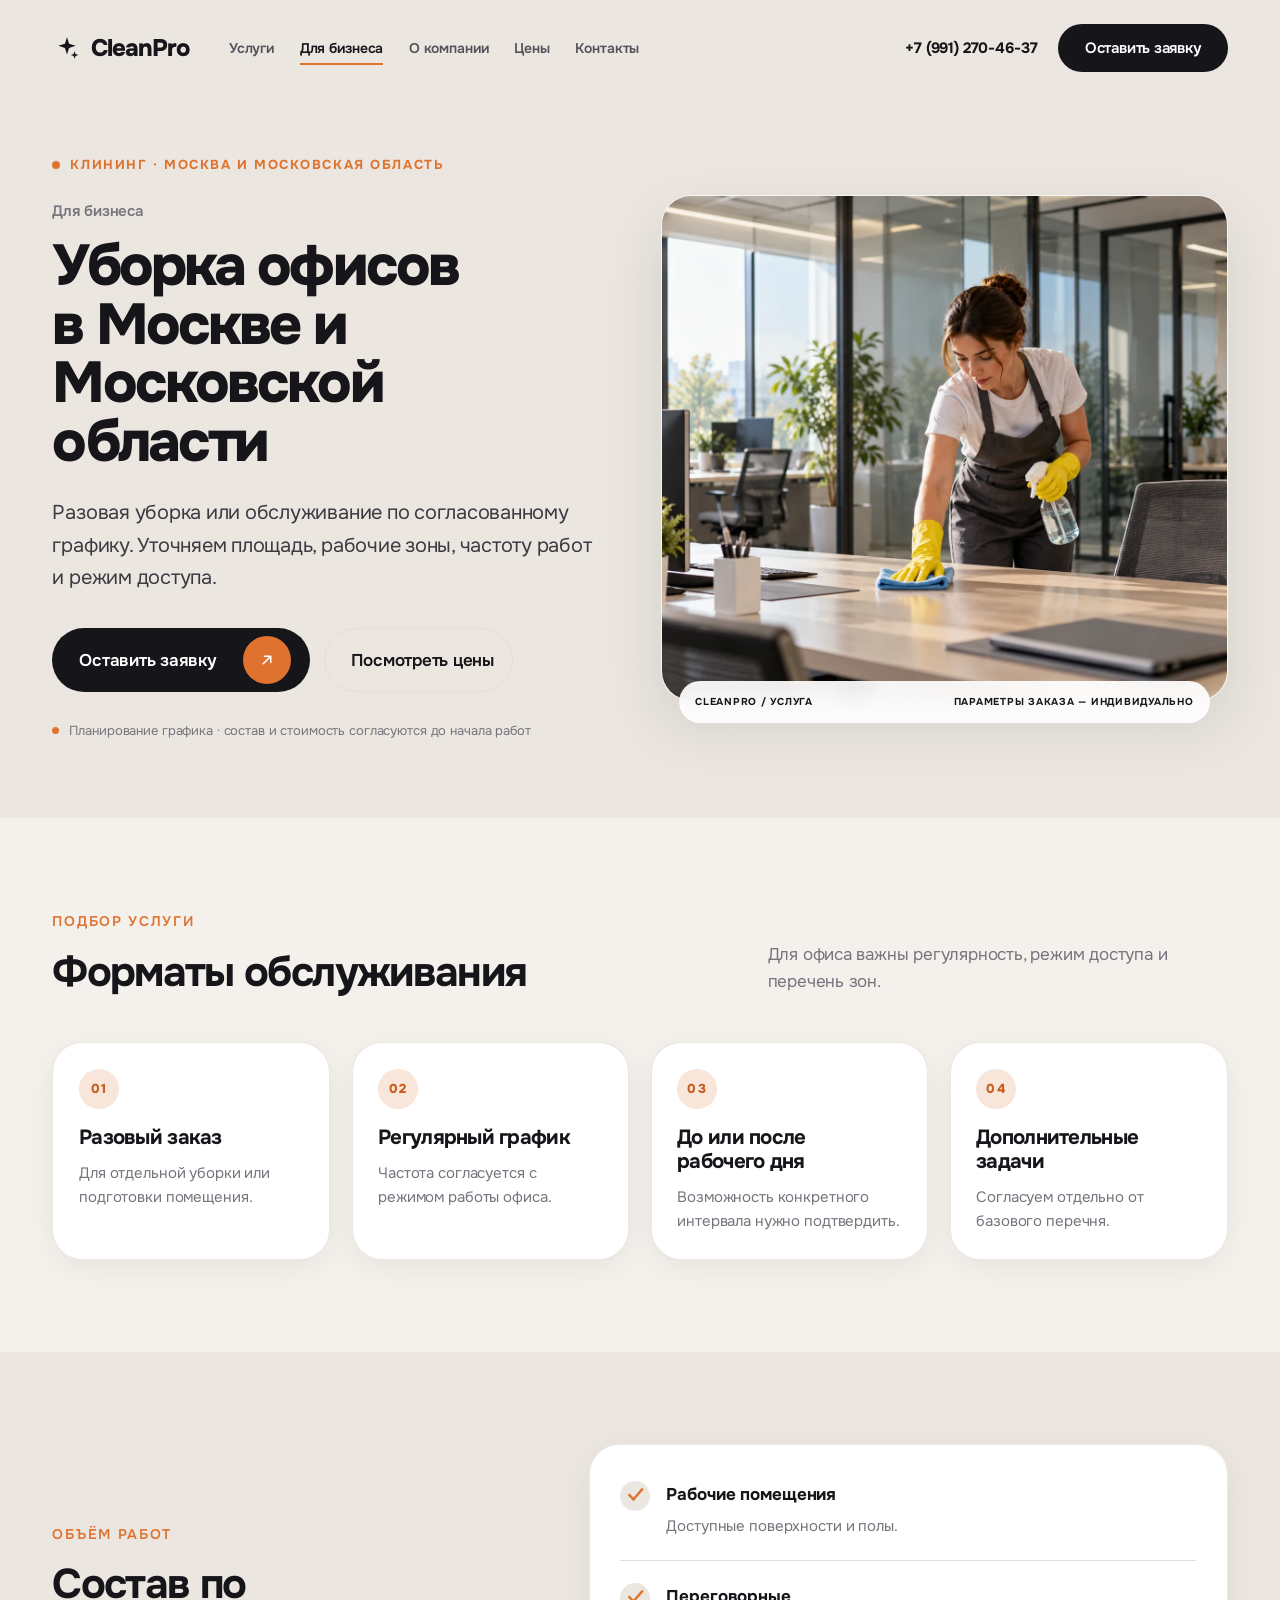
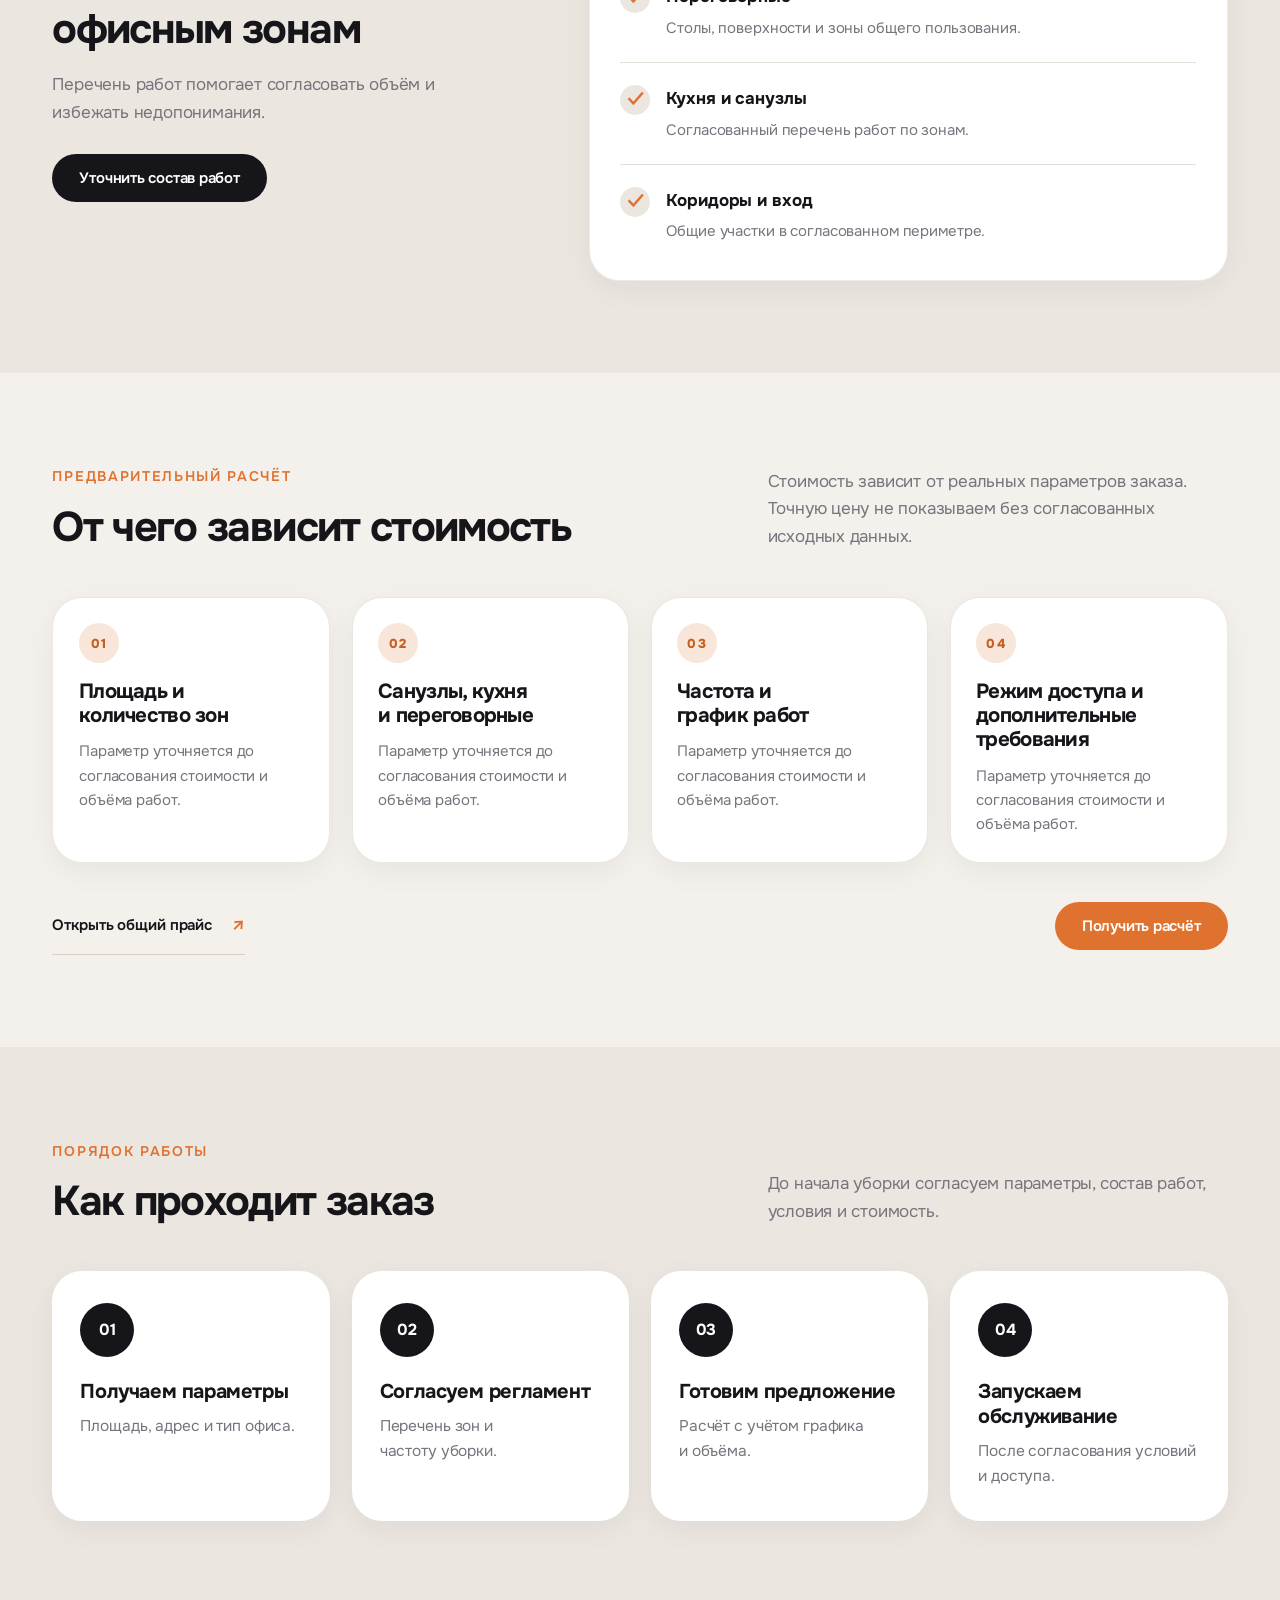
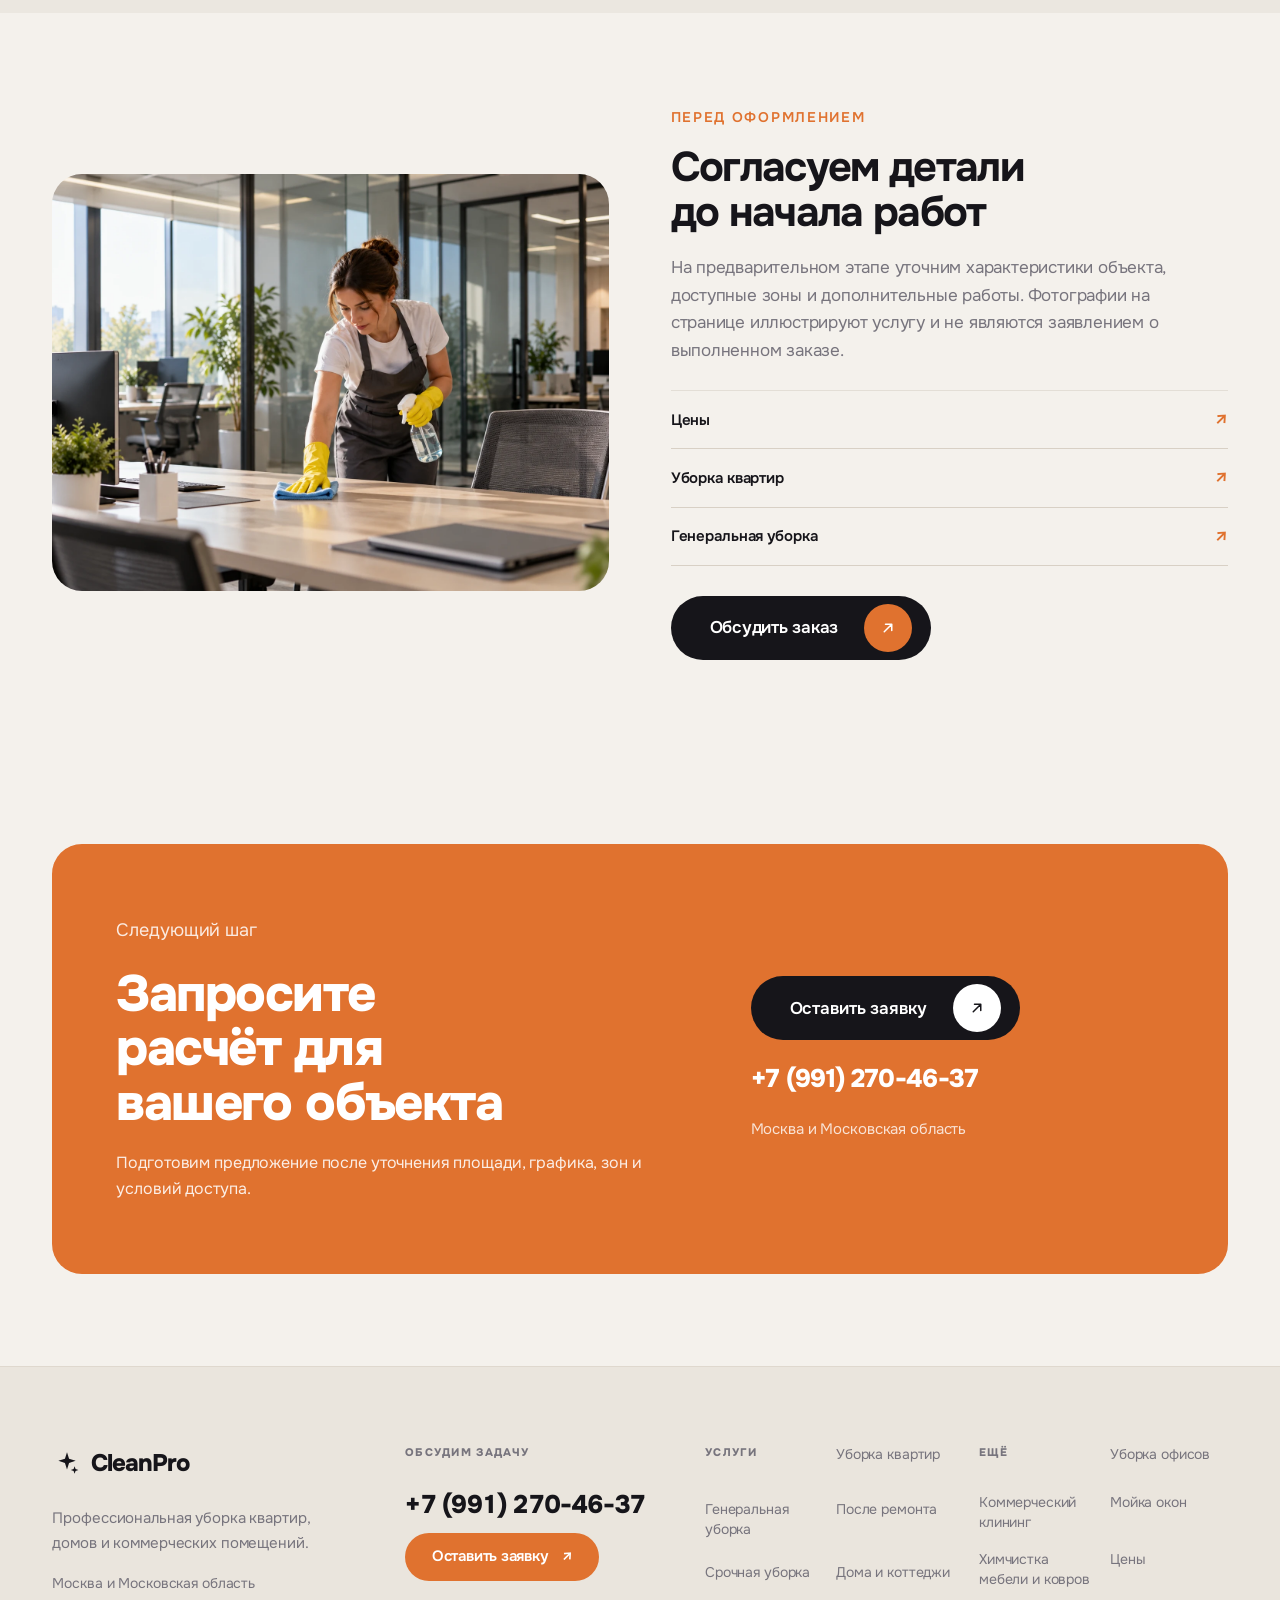
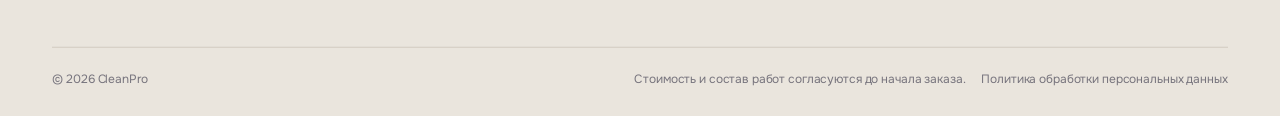
<file: uborka-ofisov.html>
<!DOCTYPE html>

<html class="no-js" lang="ru"><head><meta charset="utf-8"/><meta content="width=device-width,initial-scale=1" name="viewport"/><title>Уборка офисов в Москве и Московской области | CleanPro</title><meta content="Разовая уборка или обслуживание по согласованному графику. Уточняем площадь, рабочие зоны, частоту работ и режим доступа." name="description"/><meta content="#f4f1ec" name="theme-color"/><link href="https://fonts.googleapis.com" rel="preconnect"/><link crossorigin="" href="https://fonts.gstatic.com" rel="preconnect"/><link href="https://fonts.googleapis.com/css2?family=Onest:wght@400;500;600;700;800&amp;display=swap" rel="stylesheet"/><link href="style.css" rel="stylesheet"/><script>document.documentElement.classList.remove('no-js');document.documentElement.classList.add('js');</script></head><body data-page="office" data-service="Уборка офисов"><a class="skip-link" href="#main-content">Перейти к содержимому</a><header class="header" id="top">
<div class="container header__inner">
<a aria-label="CleanPro — на главную" class="logo" href="index.html">
<span aria-hidden="true" class="logo__mark"><svg fill="none" viewbox="0 0 24 24"><path d="M12 2l1.9 6.1L20 10l-6.1 1.9L12 18l-1.9-6.1L4 10l6.1-1.9L12 2z" fill="currentColor"></path><path d="M19 15l.9 2.6L22.5 18.5l-2.6.9L19 22l-.9-2.6-2.6-.9 2.6-.9L19 15z" fill="currentColor"></path></svg></span>
<span class="logo__text">CleanPro</span>
</a>
<nav aria-label="Основная навигация" class="nav">
<a class="nav__link" data-nav="services" href="index.html#services">Услуги</a>
<a class="nav__link" data-nav="business" href="uborka-ofisov.html">Для бизнеса</a>
<a class="nav__link" data-nav="about" href="index.html#about">О компании</a>
<a class="nav__link" data-nav="prices" href="tseny.html">Цены</a>
<a class="nav__link" data-nav="contacts" href="index.html#footer">Контакты</a>
</nav>
<div class="header__right">
<a class="header__phone" href="tel:+79912704637">+7 (991) 270-46-37</a>
<button class="btn btn--dark btn--sm" data-popup="" type="button">Оставить заявку</button>
</div>
<button aria-controls="mobile-menu" aria-expanded="false" aria-label="Открыть меню" class="burger" id="burger" type="button">
<span></span><span></span><span></span>
</button>
</div>
</header>
<div class="mmenu" hidden="" id="mobile-menu">
<div class="mmenu__head">
<a aria-label="CleanPro — на главную" class="logo" href="index.html"><span aria-hidden="true" class="logo__mark"><svg fill="none" viewbox="0 0 24 24"><path d="M12 2l1.9 6.1L20 10l-6.1 1.9L12 18l-1.9-6.1L4 10l6.1-1.9L12 2z" fill="currentColor"></path></svg></span><span class="logo__text">CleanPro</span></a>
<button aria-label="Закрыть меню" class="mmenu__close" id="mmenu-close" type="button"><svg fill="none" viewbox="0 0 24 24"><path d="M6 6l12 12M18 6L6 18" stroke="currentColor" stroke-linecap="round" stroke-width="1.8"></path></svg></button>
</div>
<nav aria-label="Мобильная навигация" class="mmenu__nav">
<a class="mmenu__link" data-nav="services" href="index.html#services">Все услуги</a>
<a class="mmenu__link" href="uborka-kvartir.html">Уборка квартир</a>
<a class="mmenu__link" href="generalnaya-uborka.html">Генеральная уборка</a>
<a class="mmenu__link" href="uborka-posle-remonta.html">Уборка после ремонта</a>
<a class="mmenu__link" href="srochnaya-uborka.html">Срочная уборка</a>
<a class="mmenu__link" href="uborka-domov-i-kottedzhey.html">Дома и коттеджи</a>
<a class="mmenu__link" href="uborka-ofisov.html">Уборка офисов</a>
<a class="mmenu__link" href="uborka-kommercheskikh-pomeshcheniy.html">Коммерческие помещения</a>
<a class="mmenu__link" href="moika-okon.html">Мойка окон</a>
<a class="mmenu__link" href="himchistka-mebeli-i-kovrov.html">Химчистка мебели и ковров</a>
<a class="mmenu__link" data-nav="prices" href="tseny.html">Цены</a>
<a class="mmenu__link" href="index.html#about">О компании</a>
</nav>
<div class="mmenu__foot">
<a class="mmenu__phone" href="tel:+79912704637">+7 (991) 270-46-37</a>
<button class="btn btn--accent" data-popup="" type="button">Оставить заявку</button>
<p class="mmenu__geo">Москва и Московская область</p>
</div>
</div><main id="main-content">
<section class="page-hero"><div class="container page-hero__inner"><div class="page-hero__copy" data-reveal=""><p class="page-kicker">Клининг · Москва и Московская область</p><p class="page-hero__category">Для бизнеса</p><h1 class="page-hero__title">Уборка офисов в Москве и Московской области</h1><p class="page-hero__lead">Разовая уборка или обслуживание по согласованному графику. Уточняем площадь, рабочие зоны, частоту работ и режим доступа.</p><div class="page-hero__actions"><button class="btn btn--dark btn--lg" data-popup="" type="button">Оставить заявку <span class="btn__ico"><svg fill="none" viewbox="0 0 24 24"><path d="M7.5 16.5 16.5 7.5M9 7.5h7.5V15" stroke="currentColor" stroke-linecap="round" stroke-linejoin="round" stroke-width="1.8"></path></svg></span></button><a class="btn btn--outline btn--lg" href="tseny.html">Посмотреть цены</a></div><div class="page-hero__meta"><span class="page-hero__meta-dot"></span><span>Планирование графика · состав и стоимость согласуются до начала работ</span></div></div><div class="page-hero__visual" data-reveal="" style="--d:.12s"><img alt="Иллюстрация услуги: уборка офисов" class="page-hero__photo" fetchpriority="high" src="assets-20-photos/home-service-office.webp"/><div class="page-image-caption"><span>CleanPro / УСЛУГА</span><span>Параметры заказа — индивидуально</span></div></div></div></section>
<section class="section page-section"><div class="container"><div class="page-section__head" data-reveal=""><div><p class="eyebrow">Подбор услуги</p><h2 class="h2">Форматы обслуживания</h2></div><p class="section__lead">Для офиса важны регулярность, режим доступа и перечень зон.</p></div><div class="page-grid"><article class="page-card" data-reveal=""><span class="page-card__num">01</span><h3>Разовый заказ</h3><p>Для отдельной уборки или подготовки помещения.</p></article><article class="page-card" data-reveal=""><span class="page-card__num">02</span><h3>Регулярный график</h3><p>Частота согласуется с режимом работы офиса.</p></article><article class="page-card" data-reveal=""><span class="page-card__num">03</span><h3>До или после рабочего дня</h3><p>Возможность конкретного интервала нужно подтвердить.</p></article><article class="page-card" data-reveal=""><span class="page-card__num">04</span><h3>Дополнительные задачи</h3><p>Согласуем отдельно от базового перечня.</p></article></div></div></section>
<section class="section page-section page-section--soft"><div class="container page-split"><div class="page-split__copy" data-reveal=""><p class="eyebrow">Объём работ</p><h2 class="h2">Состав по офисным зонам</h2><p class="section__lead">Перечень работ помогает согласовать объём и избежать недопонимания.</p><button class="btn btn--dark btn--sm" data-popup="" type="button">Уточнить состав работ</button></div><div class="page-checklist" data-reveal=""><div class="page-check-row"><span class="page-check-mark">✓</span><div><strong>Рабочие помещения</strong><p>Доступные поверхности и полы.</p></div></div><div class="page-check-row"><span class="page-check-mark">✓</span><div><strong>Переговорные</strong><p>Столы, поверхности и зоны общего пользования.</p></div></div><div class="page-check-row"><span class="page-check-mark">✓</span><div><strong>Кухня и санузлы</strong><p>Согласованный перечень работ по зонам.</p></div></div><div class="page-check-row"><span class="page-check-mark">✓</span><div><strong>Коридоры и вход</strong><p>Общие участки в согласованном периметре.</p></div></div></div></div></section>
<section class="section page-section"><div class="container"><div class="page-section__head" data-reveal=""><div><p class="eyebrow">Предварительный расчёт</p><h2 class="h2">От чего зависит стоимость</h2></div><p class="section__lead">Стоимость зависит от реальных параметров заказа. Точную цену не показываем без согласованных исходных данных.</p></div><div class="page-grid page-grid--factors"><article class="page-card" data-reveal=""><span class="page-card__num">01</span><h3>Площадь и количество зон</h3><p>Параметр уточняется до согласования стоимости и объёма работ.</p></article><article class="page-card" data-reveal=""><span class="page-card__num">02</span><h3>Санузлы, кухня и переговорные</h3><p>Параметр уточняется до согласования стоимости и объёма работ.</p></article><article class="page-card" data-reveal=""><span class="page-card__num">03</span><h3>Частота и график работ</h3><p>Параметр уточняется до согласования стоимости и объёма работ.</p></article><article class="page-card" data-reveal=""><span class="page-card__num">04</span><h3>Режим доступа и дополнительные требования</h3><p>Параметр уточняется до согласования стоимости и объёма работ.</p></article></div><div class="page-inline-action"><a class="page-related" href="tseny.html">Открыть общий прайс <span>↗</span></a><button class="btn btn--accent btn--sm" data-popup="" type="button">Получить расчёт</button></div></div></section>
<section class="section page-section page-section--soft"><div class="container"><div class="page-section__head" data-reveal=""><div><p class="eyebrow">Порядок работы</p><h2 class="h2">Как проходит заказ</h2></div><p class="section__lead">До начала уборки согласуем параметры, состав работ, условия и стоимость.</p></div><ol class="steps"><li class="step" data-reveal=""><span class="step__num">01</span><h3 class="step__title">Получаем параметры</h3><p class="step__text">Площадь, адрес и тип офиса.</p></li><li class="step" data-reveal=""><span class="step__num">02</span><h3 class="step__title">Согласуем регламент</h3><p class="step__text">Перечень зон и частоту уборки.</p></li><li class="step" data-reveal=""><span class="step__num">03</span><h3 class="step__title">Готовим предложение</h3><p class="step__text">Расчёт с учётом графика и объёма.</p></li><li class="step" data-reveal=""><span class="step__num">04</span><h3 class="step__title">Запускаем обслуживание</h3><p class="step__text">После согласования условий и доступа.</p></li></ol></div></section>
<section class="section page-section"><div class="container page-example"><div class="page-example__visual"><img alt="Иллюстративное изображение услуги уборка офисов" loading="lazy" src="assets-20-photos/home-service-office.webp"/></div><div class="page-example__copy"><p class="eyebrow">Перед оформлением</p><h2 class="h2">Согласуем детали до начала работ</h2><p class="section__lead">На предварительном этапе уточним характеристики объекта, доступные зоны и дополнительные работы. Фотографии на странице иллюстрируют услугу и не являются заявлением о выполненном заказе.</p><div class="page-related-list"><a class="page-related" href="tseny.html">Цены <span>↗</span></a><a class="page-related" href="uborka-kvartir.html">Уборка квартир <span>↗</span></a><a class="page-related" href="generalnaya-uborka.html">Генеральная уборка <span>↗</span></a></div><button class="btn btn--dark btn--lg" data-popup="" type="button">Обсудить заказ <span class="btn__ico"><svg fill="none" viewbox="0 0 24 24"><path d="M7.5 16.5 16.5 7.5M9 7.5h7.5V15" stroke="currentColor" stroke-linecap="round" stroke-linejoin="round" stroke-width="1.8"></path></svg></span></button></div></div></section>
<section class="section page-section page-section--last"><div class="container"><div class="cta__box page-final-cta" data-reveal=""><div><p class="cta__over">Следующий шаг</p><h2 class="cta__title">Запросите расчёт для вашего объекта</h2><p class="page-final-cta__text">Подготовим предложение после уточнения площади, графика, зон и условий доступа.</p></div><div class="cta__actions"><button class="btn btn--dark btn--lg" data-popup="" type="button">Оставить заявку <span class="btn__ico btn__ico--accent"><svg fill="none" viewbox="0 0 24 24"><path d="M7.5 16.5 16.5 7.5M9 7.5h7.5V15" stroke="currentColor" stroke-linecap="round" stroke-linejoin="round" stroke-width="1.8"></path></svg></span></button><a class="cta__phone" href="tel:+79912704637">+7 (991) 270-46-37</a><p class="cta__geo">Москва и Московская область</p></div></div></div></section>
</main><footer class="footer" id="footer">
<div class="container">
<div class="footer__top">
<div class="footer__brand">
<a aria-label="CleanPro — на главную" class="logo" href="index.html"><span aria-hidden="true" class="logo__mark"><svg fill="none" viewbox="0 0 24 24"><path d="M12 2l1.9 6.1L20 10l-6.1 1.9L12 18l-1.9-6.1L4 10l6.1-1.9L12 2z" fill="currentColor"></path><path d="M19 15l.9 2.6L22.5 18.5l-2.6.9L19 22l-.9-2.6-2.6-.9 2.6-.9L19 15z" fill="currentColor"></path></svg></span><span class="logo__text">CleanPro</span></a>
<p class="footer__desc">Профессиональная уборка квартир, домов и коммерческих помещений.</p>
<p class="footer__geo">Москва и Московская область</p>
</div>
<div class="footer__contacts">
<span class="footer__eyebrow">Обсудим задачу</span>
<a class="footer__phone" href="tel:+79912704637">+7 (991) 270-46-37</a>
<button class="btn btn--accent btn--sm" data-popup="" type="button">Оставить заявку <span aria-hidden="true">↗</span></button>
</div>
<nav aria-label="Услуги" class="footer__nav">
<span class="footer__eyebrow">Услуги</span>
<a href="uborka-kvartir.html">Уборка квартир</a>
<a href="generalnaya-uborka.html">Генеральная уборка</a>
<a href="uborka-posle-remonta.html">После ремонта</a>
<a href="srochnaya-uborka.html">Срочная уборка</a>
<a href="uborka-domov-i-kottedzhey.html">Дома и коттеджи</a>
</nav>
<nav aria-label="Другие услуги и информация" class="footer__nav">
<span class="footer__eyebrow">Ещё</span>
<a href="uborka-ofisov.html">Уборка офисов</a>
<a href="uborka-kommercheskikh-pomeshcheniy.html">Коммерческий клининг</a>
<a href="moika-okon.html">Мойка окон</a>
<a href="himchistka-mebeli-i-kovrov.html">Химчистка мебели и ковров</a>
<a href="tseny.html">Цены</a>
</nav>
</div>
<div class="footer__bottom">
<p>© <span data-current-year="">2026</span> CleanPro</p>
<p class="footer__bottom-note">Стоимость и состав работ согласуются до начала заказа.</p>
<div class="footer__legal"><a href="privacy.html">Политика обработки персональных данных</a></div>
</div>
</div>
</footer><div class="popup" hidden="" id="popup">
<div class="popup__veil" data-popup-close=""></div>
<div aria-describedby="popup-sub" aria-labelledby="popup-title" aria-modal="true" class="popup__card" role="dialog">
<button aria-label="Закрыть окно" class="popup__close" data-popup-close="" type="button"><svg fill="none" viewbox="0 0 24 24"><path d="M6 6l12 12M18 6L6 18" stroke="currentColor" stroke-linecap="round" stroke-width="1.8"></path></svg></button>
<p class="eyebrow">Связаться с CleanPro</p>
<h2 class="popup__title" id="popup-title">Обсудим вашу задачу</h2>
<p class="popup__sub" id="popup-sub">Оставьте контакты и краткие параметры объекта. Уточним детали и согласуем стоимость.</p>
<form class="popup__form" id="popup-form">
<label class="popup__field"><span>Как к вам обращаться</span><input autocomplete="name" name="name" placeholder="Ваше имя" required="" type="text"/></label>
<label class="popup__field"><span>Телефон для связи</span><input autocomplete="tel" inputmode="tel" name="phone" placeholder="+7 (___) ___-__-__" required="" type="tel"/></label>
<label class="popup__field"><span>Какая услуга нужна?</span><select id="popup-service" name="service" required=""><option value="">Выберите услугу</option><option value="flat">Уборка квартир</option><option value="general">Генеральная уборка</option><option value="post-renovation">Уборка после ремонта</option><option value="urgent">Срочная уборка</option><option value="house">Уборка домов и коттеджей</option><option value="office">Уборка офисов</option><option value="commercial">Клининг коммерческих помещений</option><option value="windows">Мойка окон</option><option value="drycleaning">Химчистка мебели и ковров</option><option value="other">Пока не определился(лась)</option></select></label>
<label class="popup__field"><span>Комментарий <em>необязательно</em></span><textarea id="popup-details" name="details" placeholder="Площадь, район, желаемая дата или дополнительные детали" rows="3"></textarea></label>
<label class="popup__consent"><input name="privacy" required="" type="checkbox"/><span>Согласен(на) с <a href="privacy.html">политикой обработки персональных данных</a>.</span></label>
<button class="btn btn--accent btn--lg popup__submit" type="submit"><span>Подготовить заявку</span><span aria-hidden="true" class="btn__ico"><svg fill="none" viewbox="0 0 24 24"><path d="M7.5 16.5 16.5 7.5M9 7.5h7.5V15" stroke="currentColor" stroke-linecap="round" stroke-linejoin="round" stroke-width="1.8"></path></svg></span></button>
<button class="popup__copy" data-copy-request="" hidden="" type="button">Скопировать данные заявки</button>
<p aria-live="polite" class="popup__done" hidden="" id="popup-done" role="status">Проверка пройдена. Сейчас форма работает в демонстрационном режиме и не отправляет данные. Перед публикацией подключите почту, CRM или серверный обработчик.</p>
</form>
</div>
</div><script defer="True" src="script.js"></script></body></html>
</file>
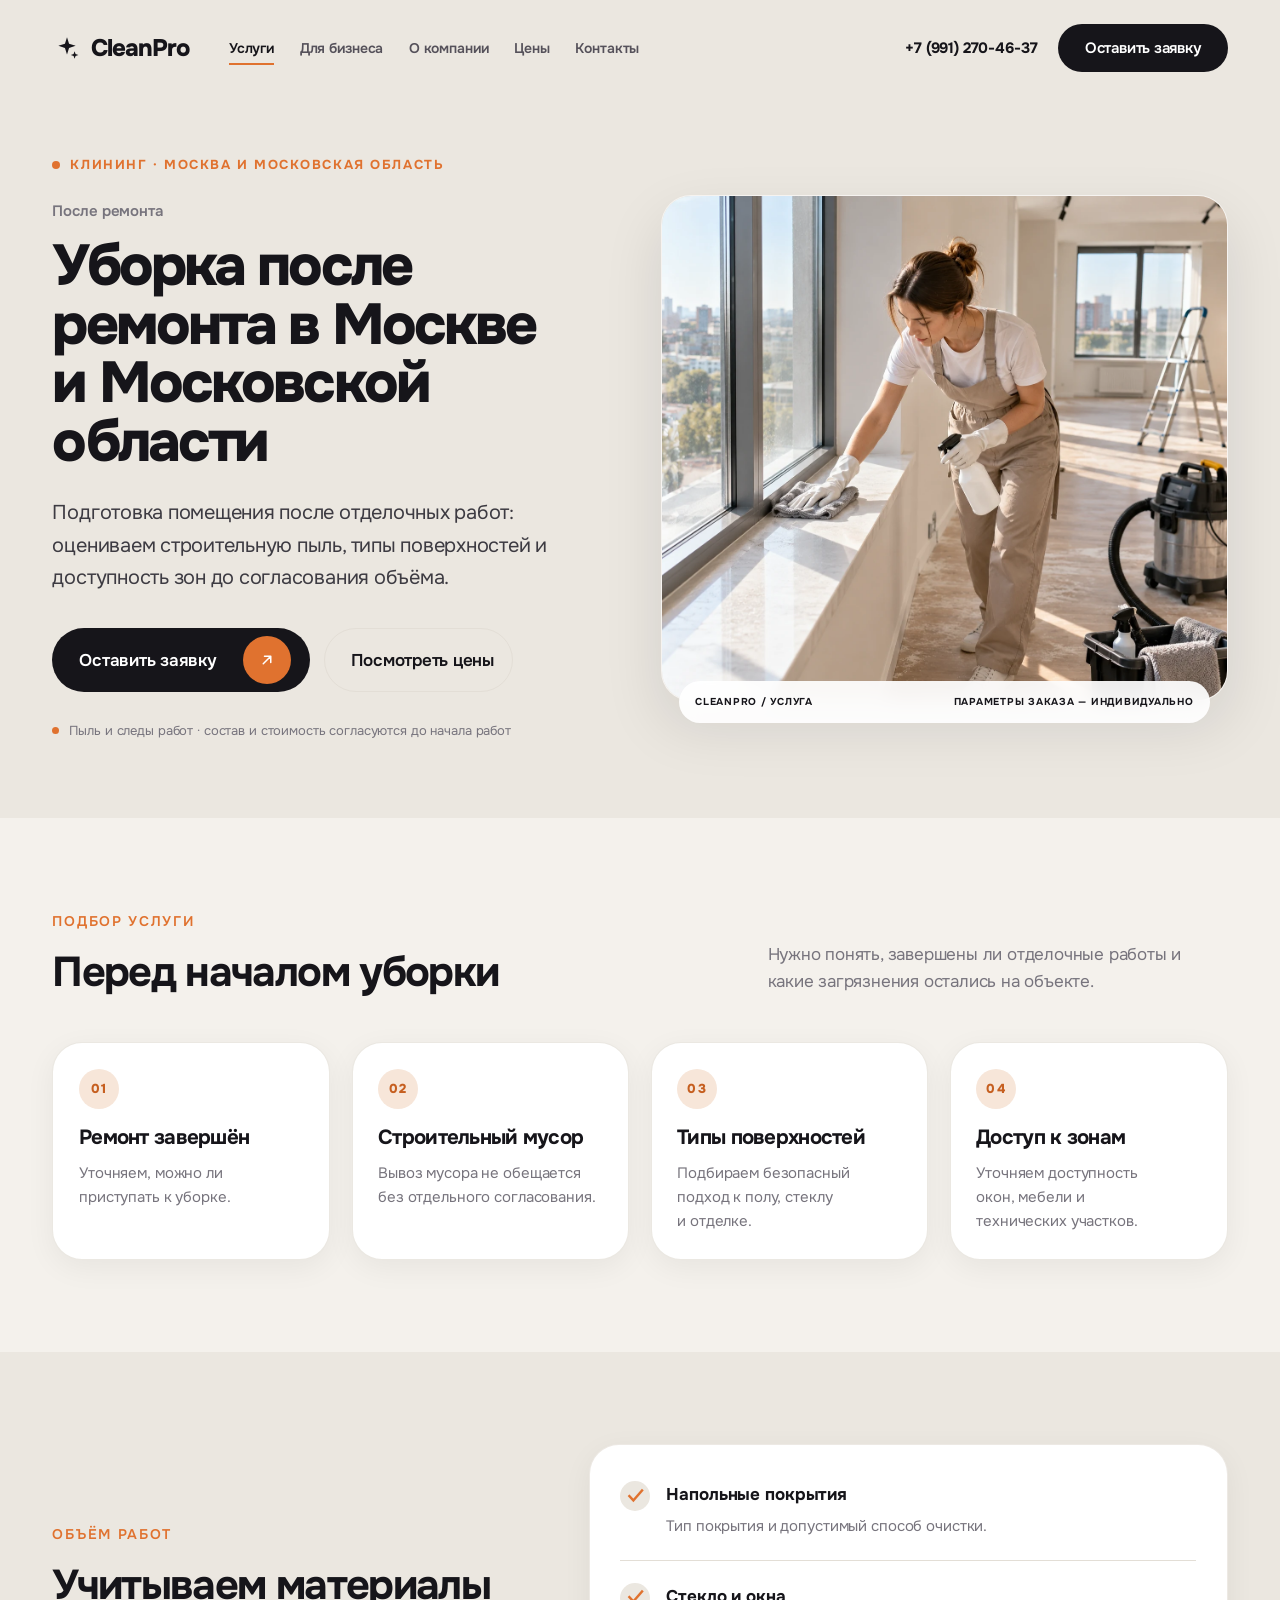
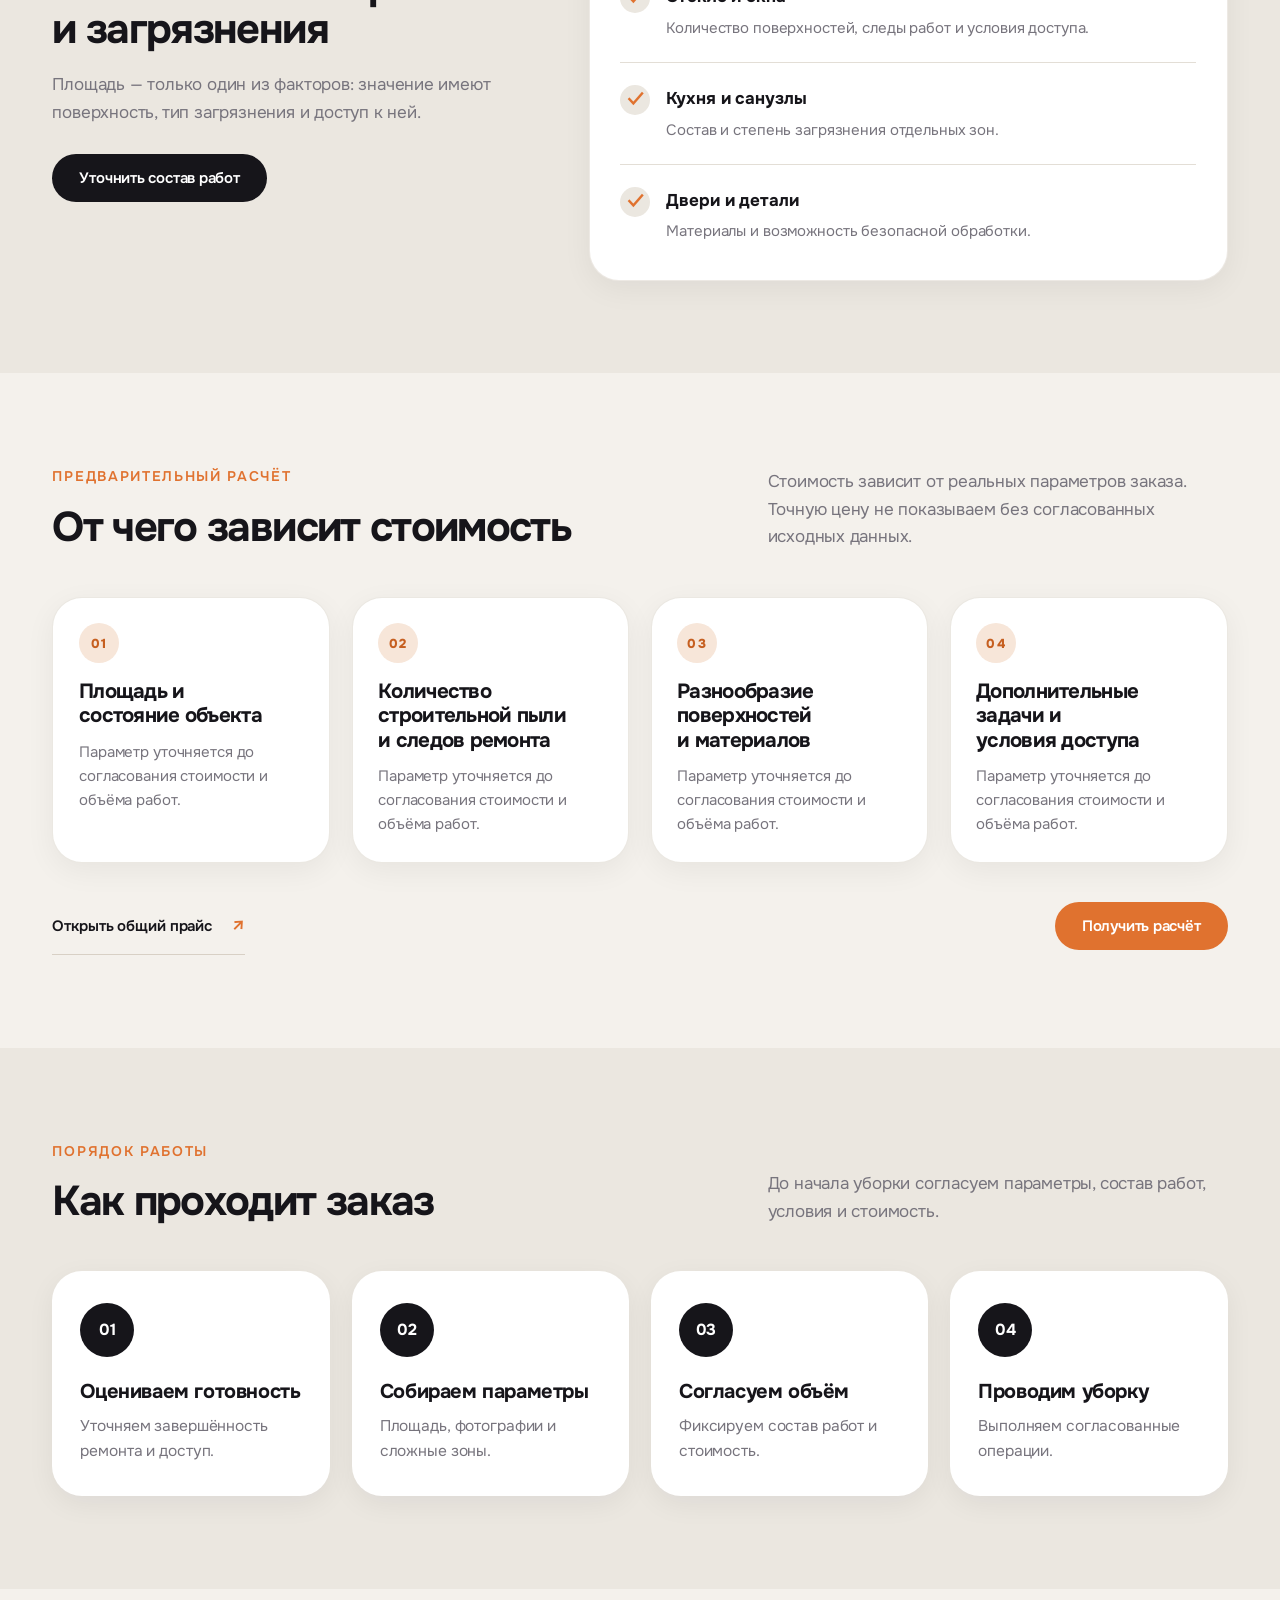
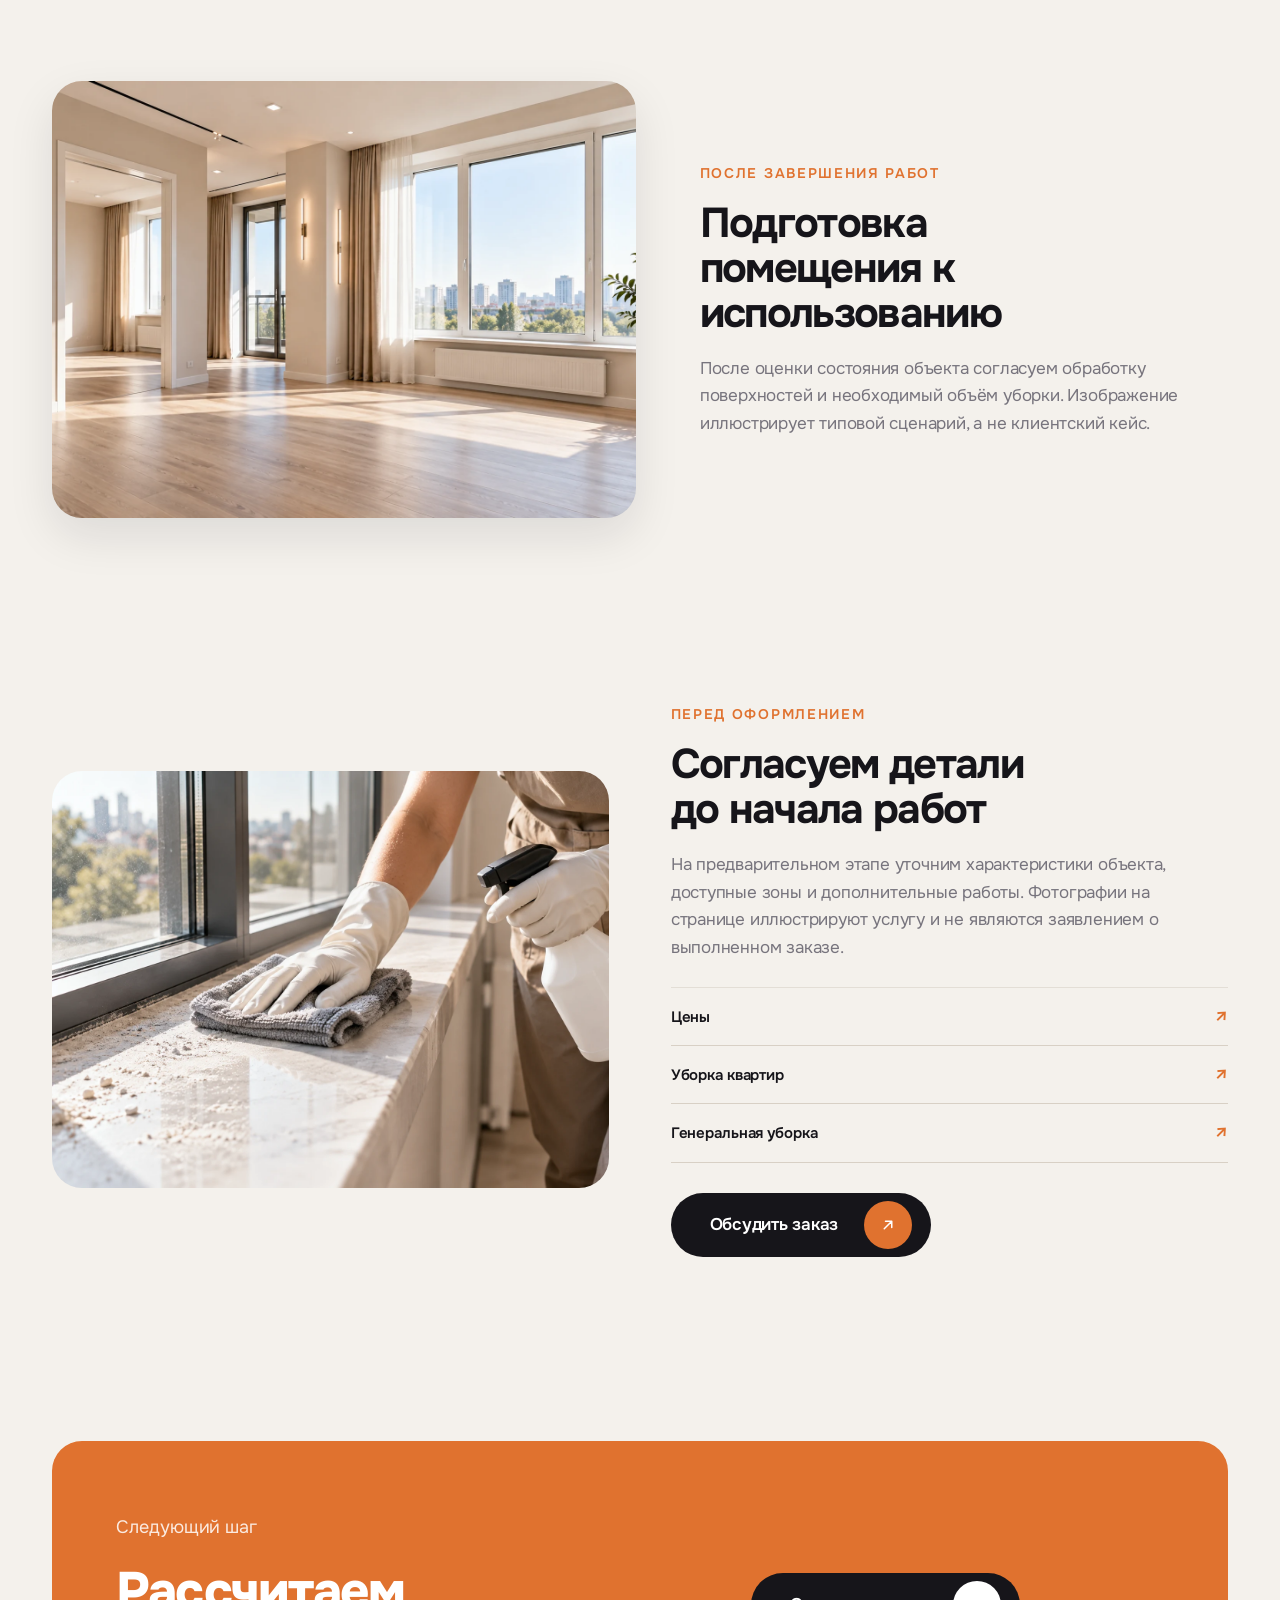
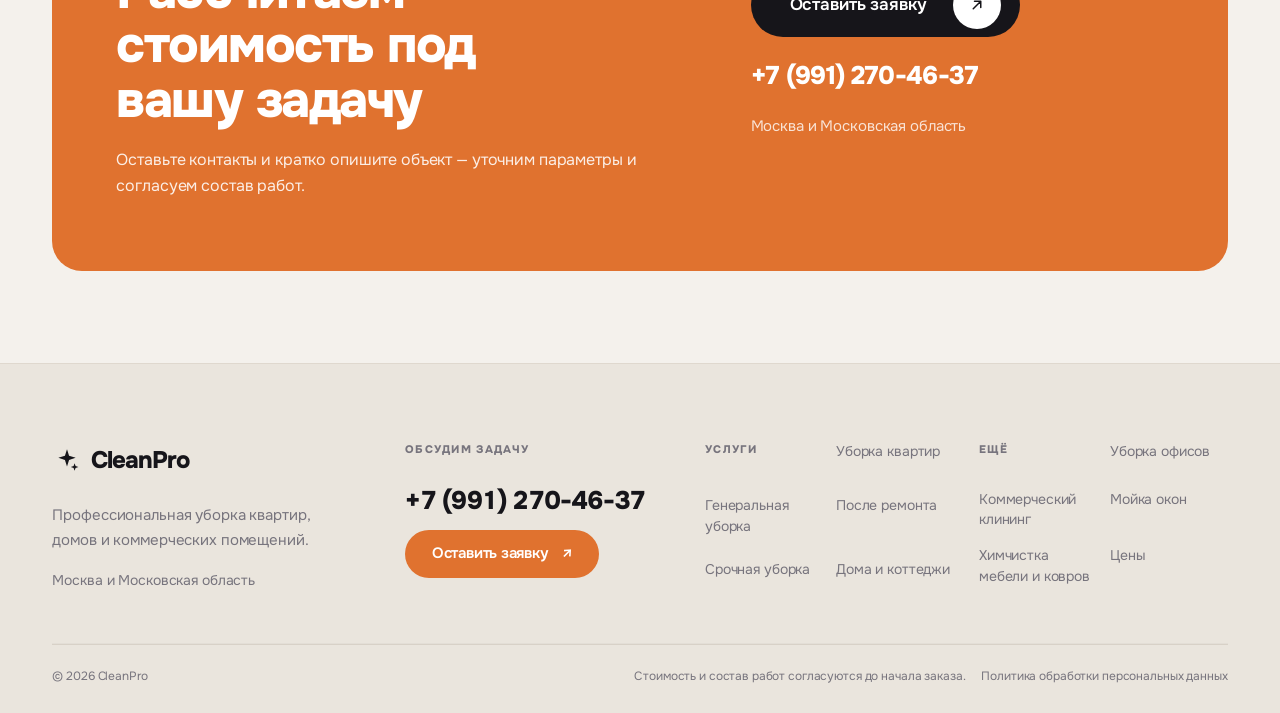
<file: uborka-posle-remonta.html>
<!DOCTYPE html>

<html class="no-js" lang="ru"><head><meta charset="utf-8"/><meta content="width=device-width,initial-scale=1" name="viewport"/><title>Уборка после ремонта в Москве и Московской области | CleanPro</title><meta content="Подготовка помещения после отделочных работ: оцениваем строительную пыль, типы поверхностей и доступность зон до согласования объёма." name="description"/><meta content="#f4f1ec" name="theme-color"/><link href="https://fonts.googleapis.com" rel="preconnect"/><link crossorigin="" href="https://fonts.gstatic.com" rel="preconnect"/><link href="https://fonts.googleapis.com/css2?family=Onest:wght@400;500;600;700;800&amp;display=swap" rel="stylesheet"/><link href="style.css" rel="stylesheet"/><script>document.documentElement.classList.remove('no-js');document.documentElement.classList.add('js');</script></head><body data-page="post-renovation" data-service="Уборка после ремонта"><a class="skip-link" href="#main-content">Перейти к содержимому</a><header class="header" id="top">
<div class="container header__inner">
<a aria-label="CleanPro — на главную" class="logo" href="index.html">
<span aria-hidden="true" class="logo__mark"><svg fill="none" viewbox="0 0 24 24"><path d="M12 2l1.9 6.1L20 10l-6.1 1.9L12 18l-1.9-6.1L4 10l6.1-1.9L12 2z" fill="currentColor"></path><path d="M19 15l.9 2.6L22.5 18.5l-2.6.9L19 22l-.9-2.6-2.6-.9 2.6-.9L19 15z" fill="currentColor"></path></svg></span>
<span class="logo__text">CleanPro</span>
</a>
<nav aria-label="Основная навигация" class="nav">
<a class="nav__link" data-nav="services" href="index.html#services">Услуги</a>
<a class="nav__link" data-nav="business" href="uborka-ofisov.html">Для бизнеса</a>
<a class="nav__link" data-nav="about" href="index.html#about">О компании</a>
<a class="nav__link" data-nav="prices" href="tseny.html">Цены</a>
<a class="nav__link" data-nav="contacts" href="index.html#footer">Контакты</a>
</nav>
<div class="header__right">
<a class="header__phone" href="tel:+79912704637">+7 (991) 270-46-37</a>
<button class="btn btn--dark btn--sm" data-popup="" type="button">Оставить заявку</button>
</div>
<button aria-controls="mobile-menu" aria-expanded="false" aria-label="Открыть меню" class="burger" id="burger" type="button">
<span></span><span></span><span></span>
</button>
</div>
</header>
<div class="mmenu" hidden="" id="mobile-menu">
<div class="mmenu__head">
<a aria-label="CleanPro — на главную" class="logo" href="index.html"><span aria-hidden="true" class="logo__mark"><svg fill="none" viewbox="0 0 24 24"><path d="M12 2l1.9 6.1L20 10l-6.1 1.9L12 18l-1.9-6.1L4 10l6.1-1.9L12 2z" fill="currentColor"></path></svg></span><span class="logo__text">CleanPro</span></a>
<button aria-label="Закрыть меню" class="mmenu__close" id="mmenu-close" type="button"><svg fill="none" viewbox="0 0 24 24"><path d="M6 6l12 12M18 6L6 18" stroke="currentColor" stroke-linecap="round" stroke-width="1.8"></path></svg></button>
</div>
<nav aria-label="Мобильная навигация" class="mmenu__nav">
<a class="mmenu__link" data-nav="services" href="index.html#services">Все услуги</a>
<a class="mmenu__link" href="uborka-kvartir.html">Уборка квартир</a>
<a class="mmenu__link" href="generalnaya-uborka.html">Генеральная уборка</a>
<a class="mmenu__link" href="uborka-posle-remonta.html">Уборка после ремонта</a>
<a class="mmenu__link" href="srochnaya-uborka.html">Срочная уборка</a>
<a class="mmenu__link" href="uborka-domov-i-kottedzhey.html">Дома и коттеджи</a>
<a class="mmenu__link" href="uborka-ofisov.html">Уборка офисов</a>
<a class="mmenu__link" href="uborka-kommercheskikh-pomeshcheniy.html">Коммерческие помещения</a>
<a class="mmenu__link" href="moika-okon.html">Мойка окон</a>
<a class="mmenu__link" href="himchistka-mebeli-i-kovrov.html">Химчистка мебели и ковров</a>
<a class="mmenu__link" data-nav="prices" href="tseny.html">Цены</a>
<a class="mmenu__link" href="index.html#about">О компании</a>
</nav>
<div class="mmenu__foot">
<a class="mmenu__phone" href="tel:+79912704637">+7 (991) 270-46-37</a>
<button class="btn btn--accent" data-popup="" type="button">Оставить заявку</button>
<p class="mmenu__geo">Москва и Московская область</p>
</div>
</div><main id="main-content">
<section class="page-hero"><div class="container page-hero__inner"><div class="page-hero__copy" data-reveal=""><p class="page-kicker">Клининг · Москва и Московская область</p><p class="page-hero__category">После ремонта</p><h1 class="page-hero__title">Уборка после ремонта в Москве и Московской области</h1><p class="page-hero__lead">Подготовка помещения после отделочных работ: оцениваем строительную пыль, типы поверхностей и доступность зон до согласования объёма.</p><div class="page-hero__actions"><button class="btn btn--dark btn--lg" data-popup="" type="button">Оставить заявку <span class="btn__ico"><svg fill="none" viewbox="0 0 24 24"><path d="M7.5 16.5 16.5 7.5M9 7.5h7.5V15" stroke="currentColor" stroke-linecap="round" stroke-linejoin="round" stroke-width="1.8"></path></svg></span></button><a class="btn btn--outline btn--lg" href="tseny.html">Посмотреть цены</a></div><div class="page-hero__meta"><span class="page-hero__meta-dot"></span><span>Пыль и следы работ · состав и стоимость согласуются до начала работ</span></div></div><div class="page-hero__visual" data-reveal="" style="--d:.12s"><img alt="Иллюстрация услуги: уборка после ремонта" class="page-hero__photo" fetchpriority="high" src="assets-20-photos/renovation-hero.webp"/><div class="page-image-caption"><span>CleanPro / УСЛУГА</span><span>Параметры заказа — индивидуально</span></div></div></div></section>
<section class="section page-section"><div class="container"><div class="page-section__head" data-reveal=""><div><p class="eyebrow">Подбор услуги</p><h2 class="h2">Перед началом уборки</h2></div><p class="section__lead">Нужно понять, завершены ли отделочные работы и какие загрязнения остались на объекте.</p></div><div class="page-grid"><article class="page-card" data-reveal=""><span class="page-card__num">01</span><h3>Ремонт завершён</h3><p>Уточняем, можно ли приступать к уборке.</p></article><article class="page-card" data-reveal=""><span class="page-card__num">02</span><h3>Строительный мусор</h3><p>Вывоз мусора не обещается без отдельного согласования.</p></article><article class="page-card" data-reveal=""><span class="page-card__num">03</span><h3>Типы поверхностей</h3><p>Подбираем безопасный подход к полу, стеклу и отделке.</p></article><article class="page-card" data-reveal=""><span class="page-card__num">04</span><h3>Доступ к зонам</h3><p>Уточняем доступность окон, мебели и технических участков.</p></article></div></div></section>
<section class="section page-section page-section--soft"><div class="container page-split"><div class="page-split__copy" data-reveal=""><p class="eyebrow">Объём работ</p><h2 class="h2">Учитываем материалы и загрязнения</h2><p class="section__lead">Площадь — только один из факторов: значение имеют поверхность, тип загрязнения и доступ к ней.</p><button class="btn btn--dark btn--sm" data-popup="" type="button">Уточнить состав работ</button></div><div class="page-checklist" data-reveal=""><div class="page-check-row"><span class="page-check-mark">✓</span><div><strong>Напольные покрытия</strong><p>Тип покрытия и допустимый способ очистки.</p></div></div><div class="page-check-row"><span class="page-check-mark">✓</span><div><strong>Стекло и окна</strong><p>Количество поверхностей, следы работ и условия доступа.</p></div></div><div class="page-check-row"><span class="page-check-mark">✓</span><div><strong>Кухня и санузлы</strong><p>Состав и степень загрязнения отдельных зон.</p></div></div><div class="page-check-row"><span class="page-check-mark">✓</span><div><strong>Двери и детали</strong><p>Материалы и возможность безопасной обработки.</p></div></div></div></div></section>
<section class="section page-section"><div class="container"><div class="page-section__head" data-reveal=""><div><p class="eyebrow">Предварительный расчёт</p><h2 class="h2">От чего зависит стоимость</h2></div><p class="section__lead">Стоимость зависит от реальных параметров заказа. Точную цену не показываем без согласованных исходных данных.</p></div><div class="page-grid page-grid--factors"><article class="page-card" data-reveal=""><span class="page-card__num">01</span><h3>Площадь и состояние объекта</h3><p>Параметр уточняется до согласования стоимости и объёма работ.</p></article><article class="page-card" data-reveal=""><span class="page-card__num">02</span><h3>Количество строительной пыли и следов ремонта</h3><p>Параметр уточняется до согласования стоимости и объёма работ.</p></article><article class="page-card" data-reveal=""><span class="page-card__num">03</span><h3>Разнообразие поверхностей и материалов</h3><p>Параметр уточняется до согласования стоимости и объёма работ.</p></article><article class="page-card" data-reveal=""><span class="page-card__num">04</span><h3>Дополнительные задачи и условия доступа</h3><p>Параметр уточняется до согласования стоимости и объёма работ.</p></article></div><div class="page-inline-action"><a class="page-related" href="tseny.html">Открыть общий прайс <span>↗</span></a><button class="btn btn--accent btn--sm" data-popup="" type="button">Получить расчёт</button></div></div></section>
<section class="section page-section page-section--soft"><div class="container"><div class="page-section__head" data-reveal=""><div><p class="eyebrow">Порядок работы</p><h2 class="h2">Как проходит заказ</h2></div><p class="section__lead">До начала уборки согласуем параметры, состав работ, условия и стоимость.</p></div><ol class="steps"><li class="step" data-reveal=""><span class="step__num">01</span><h3 class="step__title">Оцениваем готовность</h3><p class="step__text">Уточняем завершённость ремонта и доступ.</p></li><li class="step" data-reveal=""><span class="step__num">02</span><h3 class="step__title">Собираем параметры</h3><p class="step__text">Площадь, фотографии и сложные зоны.</p></li><li class="step" data-reveal=""><span class="step__num">03</span><h3 class="step__title">Согласуем объём</h3><p class="step__text">Фиксируем состав работ и стоимость.</p></li><li class="step" data-reveal=""><span class="step__num">04</span><h3 class="step__title">Проводим уборку</h3><p class="step__text">Выполняем согласованные операции.</p></li></ol></div></section>
<section class="section page-section page-photo-feature-section"><div class="container page-photo-feature"><div class="page-photo-feature__visual" data-reveal=""><img src="assets-20-photos/renovation-finished-room.webp" alt="Иллюстрация услуги: Подготовка помещения к использованию" loading="lazy"></div><div class="page-photo-feature__copy" data-reveal=""><p class="eyebrow">После завершения работ</p><h2 class="h2">Подготовка помещения к использованию</h2><p class="section__lead">После оценки состояния объекта согласуем обработку поверхностей и необходимый объём уборки. Изображение иллюстрирует типовой сценарий, а не клиентский кейс.</p></div></div></section>
<section class="section page-section"><div class="container page-example"><div class="page-example__visual"><img alt="Иллюстративное изображение услуги уборка после ремонта" loading="lazy" src="assets-20-photos/renovation-dust-detail.webp"/></div><div class="page-example__copy"><p class="eyebrow">Перед оформлением</p><h2 class="h2">Согласуем детали до начала работ</h2><p class="section__lead">На предварительном этапе уточним характеристики объекта, доступные зоны и дополнительные работы. Фотографии на странице иллюстрируют услугу и не являются заявлением о выполненном заказе.</p><div class="page-related-list"><a class="page-related" href="tseny.html">Цены <span>↗</span></a><a class="page-related" href="uborka-kvartir.html">Уборка квартир <span>↗</span></a><a class="page-related" href="generalnaya-uborka.html">Генеральная уборка <span>↗</span></a></div><button class="btn btn--dark btn--lg" data-popup="" type="button">Обсудить заказ <span class="btn__ico"><svg fill="none" viewbox="0 0 24 24"><path d="M7.5 16.5 16.5 7.5M9 7.5h7.5V15" stroke="currentColor" stroke-linecap="round" stroke-linejoin="round" stroke-width="1.8"></path></svg></span></button></div></div></section>
<section class="section page-section page-section--last"><div class="container"><div class="cta__box page-final-cta" data-reveal=""><div><p class="cta__over">Следующий шаг</p><h2 class="cta__title">Рассчитаем стоимость под вашу задачу</h2><p class="page-final-cta__text">Оставьте контакты и кратко опишите объект — уточним параметры и согласуем состав работ.</p></div><div class="cta__actions"><button class="btn btn--dark btn--lg" data-popup="" type="button">Оставить заявку <span class="btn__ico btn__ico--accent"><svg fill="none" viewbox="0 0 24 24"><path d="M7.5 16.5 16.5 7.5M9 7.5h7.5V15" stroke="currentColor" stroke-linecap="round" stroke-linejoin="round" stroke-width="1.8"></path></svg></span></button><a class="cta__phone" href="tel:+79912704637">+7 (991) 270-46-37</a><p class="cta__geo">Москва и Московская область</p></div></div></div></section>
</main><footer class="footer" id="footer">
<div class="container">
<div class="footer__top">
<div class="footer__brand">
<a aria-label="CleanPro — на главную" class="logo" href="index.html"><span aria-hidden="true" class="logo__mark"><svg fill="none" viewbox="0 0 24 24"><path d="M12 2l1.9 6.1L20 10l-6.1 1.9L12 18l-1.9-6.1L4 10l6.1-1.9L12 2z" fill="currentColor"></path><path d="M19 15l.9 2.6L22.5 18.5l-2.6.9L19 22l-.9-2.6-2.6-.9 2.6-.9L19 15z" fill="currentColor"></path></svg></span><span class="logo__text">CleanPro</span></a>
<p class="footer__desc">Профессиональная уборка квартир, домов и коммерческих помещений.</p>
<p class="footer__geo">Москва и Московская область</p>
</div>
<div class="footer__contacts">
<span class="footer__eyebrow">Обсудим задачу</span>
<a class="footer__phone" href="tel:+79912704637">+7 (991) 270-46-37</a>
<button class="btn btn--accent btn--sm" data-popup="" type="button">Оставить заявку <span aria-hidden="true">↗</span></button>
</div>
<nav aria-label="Услуги" class="footer__nav">
<span class="footer__eyebrow">Услуги</span>
<a href="uborka-kvartir.html">Уборка квартир</a>
<a href="generalnaya-uborka.html">Генеральная уборка</a>
<a href="uborka-posle-remonta.html">После ремонта</a>
<a href="srochnaya-uborka.html">Срочная уборка</a>
<a href="uborka-domov-i-kottedzhey.html">Дома и коттеджи</a>
</nav>
<nav aria-label="Другие услуги и информация" class="footer__nav">
<span class="footer__eyebrow">Ещё</span>
<a href="uborka-ofisov.html">Уборка офисов</a>
<a href="uborka-kommercheskikh-pomeshcheniy.html">Коммерческий клининг</a>
<a href="moika-okon.html">Мойка окон</a>
<a href="himchistka-mebeli-i-kovrov.html">Химчистка мебели и ковров</a>
<a href="tseny.html">Цены</a>
</nav>
</div>
<div class="footer__bottom">
<p>© <span data-current-year="">2026</span> CleanPro</p>
<p class="footer__bottom-note">Стоимость и состав работ согласуются до начала заказа.</p>
<div class="footer__legal"><a href="privacy.html">Политика обработки персональных данных</a></div>
</div>
</div>
</footer><div class="popup" hidden="" id="popup">
<div class="popup__veil" data-popup-close=""></div>
<div aria-describedby="popup-sub" aria-labelledby="popup-title" aria-modal="true" class="popup__card" role="dialog">
<button aria-label="Закрыть окно" class="popup__close" data-popup-close="" type="button"><svg fill="none" viewbox="0 0 24 24"><path d="M6 6l12 12M18 6L6 18" stroke="currentColor" stroke-linecap="round" stroke-width="1.8"></path></svg></button>
<p class="eyebrow">Связаться с CleanPro</p>
<h2 class="popup__title" id="popup-title">Обсудим вашу задачу</h2>
<p class="popup__sub" id="popup-sub">Оставьте контакты и краткие параметры объекта. Уточним детали и согласуем стоимость.</p>
<form class="popup__form" id="popup-form">
<label class="popup__field"><span>Как к вам обращаться</span><input autocomplete="name" name="name" placeholder="Ваше имя" required="" type="text"/></label>
<label class="popup__field"><span>Телефон для связи</span><input autocomplete="tel" inputmode="tel" name="phone" placeholder="+7 (___) ___-__-__" required="" type="tel"/></label>
<label class="popup__field"><span>Какая услуга нужна?</span><select id="popup-service" name="service" required=""><option value="">Выберите услугу</option><option value="flat">Уборка квартир</option><option value="general">Генеральная уборка</option><option value="post-renovation">Уборка после ремонта</option><option value="urgent">Срочная уборка</option><option value="house">Уборка домов и коттеджей</option><option value="office">Уборка офисов</option><option value="commercial">Клининг коммерческих помещений</option><option value="windows">Мойка окон</option><option value="drycleaning">Химчистка мебели и ковров</option><option value="other">Пока не определился(лась)</option></select></label>
<label class="popup__field"><span>Комментарий <em>необязательно</em></span><textarea id="popup-details" name="details" placeholder="Площадь, район, желаемая дата или дополнительные детали" rows="3"></textarea></label>
<label class="popup__consent"><input name="privacy" required="" type="checkbox"/><span>Согласен(на) с <a href="privacy.html">политикой обработки персональных данных</a>.</span></label>
<button class="btn btn--accent btn--lg popup__submit" type="submit"><span>Подготовить заявку</span><span aria-hidden="true" class="btn__ico"><svg fill="none" viewbox="0 0 24 24"><path d="M7.5 16.5 16.5 7.5M9 7.5h7.5V15" stroke="currentColor" stroke-linecap="round" stroke-linejoin="round" stroke-width="1.8"></path></svg></span></button>
<button class="popup__copy" data-copy-request="" hidden="" type="button">Скопировать данные заявки</button>
<p aria-live="polite" class="popup__done" hidden="" id="popup-done" role="status">Проверка пройдена. Сейчас форма работает в демонстрационном режиме и не отправляет данные. Перед публикацией подключите почту, CRM или серверный обработчик.</p>
</form>
</div>
</div><script defer="True" src="script.js"></script></body></html>
</file>
<file: style.css>
/* ==========================================================
   CleanPro — VERSION 03 (REFERENCE 02: light, orange accent)
   ========================================================== */

:root{
  --bg:#f4f1ec;
  --bg-2:#ebe7e0;
  --card:#ffffff;
  --ink:#16151a;
  --ink-soft:#3d3b42;
  --muted:#77747d;
  --line:#e3ded6;
  --accent:#e0722f;
  --accent-dark:#c65f20;
  --dark:#16151a;
  --r-lg:32px;
  --r-md:22px;
  --r-pill:999px;
  --container:1312px;
  --pad:64px;
  --sec:112px;
  --font:'Onest',-apple-system,BlinkMacSystemFont,'Segoe UI',sans-serif;
}

*,*::before,*::after{box-sizing:border-box}
html{scroll-behavior:smooth}
body{
  margin:0;
  font-family:var(--font);
  font-size:18px;
  line-height:1.55;
  color:var(--ink);
  background:var(--bg);
  -webkit-font-smoothing:antialiased;
  overflow-x:hidden;
}
img{max-width:100%;display:block}
a{color:inherit;text-decoration:none}
button{font-family:inherit;cursor:pointer}
fieldset{border:0;margin:0;padding:0;min-width:0}
legend{padding:0}

.container{
  max-width:calc(var(--container) + var(--pad)*2);
  margin:0 auto;
  padding:0 var(--pad);
}

.section{padding:var(--sec) 0}

.h2{
  margin:0;
  font-size:clamp(30px,3.6vw,48px);
  font-weight:700;
  line-height:1.1;
  letter-spacing:-.025em;
}

.eyebrow{
  margin:0 0 18px;
  font-size:14px;
  font-weight:600;
  text-transform:uppercase;
  letter-spacing:.16em;
  color:var(--accent);
}

.section__lead{
  margin:18px 0 0;
  max-width:520px;
  color:var(--muted);
  font-size:17px;
}

.accent{color:var(--accent)}

/* ---------- reveal ---------- */
.js [data-reveal]{
  opacity:0;
  transform:translateY(28px);
  transition:opacity .7s cubic-bezier(.22,.61,.36,1) var(--d,0s),
             transform .7s cubic-bezier(.22,.61,.36,1) var(--d,0s);
}
.js [data-reveal].is-visible{opacity:1;transform:none}

@media (prefers-reduced-motion:reduce){
  .js [data-reveal]{opacity:1;transform:none;transition:none}
  html{scroll-behavior:auto}
}

/* ---------- buttons ---------- */
.btn{
  display:inline-flex;
  align-items:center;
  justify-content:center;
  gap:14px;
  height:56px;
  padding:0 34px;
  border-radius:var(--r-pill);
  border:1.5px solid transparent;
  font-size:16px;
  font-weight:600;
  line-height:1;
  transition:background .25s,color .25s,border-color .25s,transform .25s;
  white-space:nowrap;
}
.btn:hover{transform:translateY(-2px)}
.btn:active{transform:translateY(0)}
.btn:focus-visible{outline:2px solid var(--accent);outline-offset:3px}

.btn--dark{background:var(--dark);color:#fff}
.btn--dark:hover{background:#2a2830}

.btn--accent{background:var(--accent);color:#fff}
.btn--accent:hover{background:var(--accent-dark)}

.btn--outline{background:transparent;color:var(--ink);border-color:var(--line)}
.btn--outline:hover{border-color:var(--ink);background:rgba(0,0,0,.03)}

.btn--sm{height:48px;padding:0 26px;font-size:15px}
.btn--lg{height:64px;padding:0 18px 0 38px;font-size:17px;gap:26px}

.btn__ico{
  display:grid;place-items:center;
  width:44px;height:44px;border-radius:50%;
  background:var(--accent);color:#fff;
  flex:0 0 auto;
}
.btn--lg .btn__ico{width:48px;height:48px}
.btn__ico--light{background:#fff;color:var(--ink)}
.btn__ico--accent{background:var(--accent);color:#fff}
.btn__ico svg{width:20px;height:20px}

.btn__arrow{
  display:grid;place-items:center;
  width:34px;height:34px;border-radius:50%;
  background:var(--dark);color:#fff;
}
.btn__arrow svg{width:16px;height:16px}

/* ---------- header ---------- */
.header{
  position:absolute;
  top:0;left:0;right:0;
  z-index:60;
  padding:26px 0;
}
.header.is-fixed{
  position:fixed;
  background:rgba(244,241,236,.92);
  backdrop-filter:blur(14px);
  border-bottom:1px solid var(--line);
  padding:14px 0;
  animation:slideDown .35s ease;
}
@keyframes slideDown{from{transform:translateY(-100%)}to{transform:translateY(0)}}

.header__inner{display:flex;align-items:center;gap:36px}

.logo{display:inline-flex;align-items:center;gap:10px;font-weight:800;font-size:24px;letter-spacing:-.03em}
.logo__mark{display:grid;place-items:center;width:28px;height:28px;color:var(--ink)}
.header.is-fixed .logo__mark{color:var(--accent)}
.logo__mark svg{width:26px;height:26px}

.nav{display:flex;gap:32px;margin-left:8px}
.nav__link{
  position:relative;
  font-size:16px;font-weight:500;
  color:var(--ink-soft);
  padding:6px 0;
  transition:color .25s;
}
.nav__link::after{
  content:"";position:absolute;left:0;right:100%;bottom:0;
  height:2px;background:var(--accent);
  transition:right .3s;
}
.nav__link:hover{color:var(--ink)}
.nav__link:hover::after{right:0}

.header__right{display:flex;align-items:center;gap:22px;margin-left:auto}
.header__phone{font-size:17px;font-weight:700;letter-spacing:-.01em;transition:color .25s}
.header__phone:hover{color:var(--accent)}

.burger{
  display:none;
  flex-direction:column;justify-content:center;gap:5px;
  width:48px;height:48px;
  border:1.5px solid var(--line);border-radius:50%;
  background:transparent;
  align-items:center;
  margin-left:auto;
}
.burger span{display:block;width:18px;height:2px;background:var(--ink);border-radius:2px}

/* ---------- mobile menu ---------- */
.mmenu{
  position:fixed;inset:0;z-index:100;
  background:var(--bg);
  display:flex;flex-direction:column;
  padding:22px 20px 32px;
  opacity:0;pointer-events:none;
  transform:translateY(12px);
  transition:opacity .3s,transform .3s;
  overflow-y:auto;
}
.mmenu.is-open{opacity:1;pointer-events:auto;transform:none}
.mmenu__head{display:flex;justify-content:space-between;align-items:center;margin-bottom:36px}
.mmenu__close{
  width:46px;height:46px;border-radius:50%;
  border:1.5px solid var(--line);background:transparent;color:var(--ink);
  display:grid;place-items:center;
}
.mmenu__close svg{width:20px;height:20px}
.mmenu__nav{display:flex;flex-direction:column;gap:4px;flex:1}
.mmenu__link{
  padding:14px 0;
  font-size:26px;font-weight:700;letter-spacing:-.02em;
  border-bottom:1px solid var(--line);
}
.mmenu__foot{display:flex;flex-direction:column;gap:16px;margin-top:32px}
.mmenu__phone{font-size:24px;font-weight:700}
.mmenu__geo{margin:0;font-size:14px;color:var(--muted)}

/* ---------- hero ---------- */
.hero{
  padding:150px 0 90px;
}
.hero__inner{
  display:grid;
  grid-template-columns:minmax(0,1fr) minmax(0,1.15fr);
  gap:56px;
  align-items:center;
}

.hero__eyebrow{
  margin:0 0 24px;
  font-size:14px;font-weight:700;
  text-transform:uppercase;letter-spacing:.18em;
  color:var(--accent);
}
.hero__title{
  margin:0;
  font-size:clamp(46px,6.4vw,86px);
  font-weight:800;
  line-height:.98;
  letter-spacing:-.035em;
  text-transform:uppercase;
}
.hero__sub{
  margin:32px 0 0;
  font-size:clamp(17px,1.6vw,21px);
  color:var(--ink-soft);
  line-height:1.5;
}
.hero__actions{display:flex;gap:16px;margin-top:40px;flex-wrap:wrap}

.hero__visual{position:relative}
.hero__photo{
  width:100%;
  aspect-ratio:4/3.4;
  object-fit:cover;
  border-radius:var(--r-lg);
}

.fcard{
  position:absolute;
  background:var(--card);
  border-radius:var(--r-md);
  box-shadow:0 18px 50px rgba(22,21,26,.14);
  padding:16px;
  display:flex;gap:14px;align-items:center;
  transition:transform .35s;
}
.fcard:hover{transform:translateY(-4px)}
.fcard--service{
  top:26px;right:-14px;
  width:min(320px,72%);
}
.fcard--proof{
  bottom:34px;right:-14px;
  width:min(340px,78%);
  flex-wrap:wrap;
}
.fcard--service img{
  width:74px;height:74px;
  border-radius:16px;object-fit:cover;flex:0 0 auto;
}
.fcard__body{min-width:0}
.fcard__title{margin:0;font-size:16px;font-weight:700;letter-spacing:-.01em}
.fcard__text{margin:4px 0 0;font-size:13.5px;color:var(--muted);line-height:1.35}
.fcard__go{
  display:grid;place-items:center;
  width:38px;height:38px;border-radius:50%;
  border:1.5px solid var(--line);
  flex:0 0 auto;margin-left:auto;
  transition:background .25s,border-color .25s,color .25s;
}
.fcard__go:hover{background:var(--accent);border-color:var(--accent);color:#fff}
.fcard__go svg{width:16px;height:16px}

.fcard__people{display:flex}
.fcard__people img{
  width:44px;height:44px;border-radius:50%;
  object-fit:cover;
  border:2px solid #fff;
  margin-left:-12px;
}
.fcard__people img:first-child{margin-left:0}
.fcard--proof .fcard__body{flex:1;min-width:140px}
.fcard--proof .fcard__title{font-size:17px}

/* ---------- about / trust ---------- */
.about{padding-top:40px}
.about__card{
  background:var(--card);
  border-radius:var(--r-lg);
  padding:44px;
  display:grid;
  grid-template-columns:minmax(0,1fr) minmax(0,1.2fr);
  gap:48px;
  box-shadow:0 10px 40px rgba(22,21,26,.06);
  position:relative;
}
.about__media{position:relative}
.about__media > img{
  width:100%;
  aspect-ratio:4/3.6;
  object-fit:cover;
  border-radius:var(--r-md);
}
.tag-pill{
  position:absolute;top:20px;left:20px;z-index:2;
  display:inline-flex;align-items:center;gap:8px;
  background:var(--card);
  padding:10px 20px;
  border-radius:var(--r-pill);
  font-size:14px;font-weight:600;
  box-shadow:0 6px 20px rgba(22,21,26,.12);
}
.tag-pill__dot{width:8px;height:8px;border-radius:50%;background:var(--dark)}
.about__note{
  position:absolute;left:20px;bottom:20px;z-index:2;
  display:flex;align-items:center;gap:12px;
  margin:0;
  background:rgba(255,255,255,.94);
  backdrop-filter:blur(8px);
  padding:14px 20px;
  border-radius:var(--r-pill);
  font-size:14px;line-height:1.35;font-weight:500;
  box-shadow:0 8px 26px rgba(22,21,26,.14);
}
.about__note-ico{
  display:grid;place-items:center;
  width:36px;height:36px;border-radius:50%;
  background:var(--dark);color:#fff;flex:0 0 auto;
}
.about__note-ico svg{width:18px;height:18px}

.about__content{display:flex;flex-direction:column;justify-content:center}
.about__title{
  margin:0;
  font-size:clamp(26px,2.8vw,40px);
  font-weight:700;
  line-height:1.2;
  letter-spacing:-.025em;
}
.about__lead{margin:20px 0 0;color:var(--muted);font-size:17px}
.about__row{
  display:flex;align-items:center;justify-content:space-between;
  gap:20px;margin-top:36px;flex-wrap:wrap;
}
.socials{display:flex;gap:10px}
.social{
  display:grid;place-items:center;
  width:48px;height:48px;border-radius:50%;
  border:1.5px solid var(--line);
  color:var(--ink);
  transition:background .25s,border-color .25s,color .25s;
}
.social:hover{background:var(--dark);border-color:var(--dark);color:#fff}
.social svg{width:20px;height:20px}

.tabs{
  grid-column:1/-1;
  display:grid;grid-template-columns:repeat(3,1fr);gap:16px;
}
.tab{
  height:66px;
  border-radius:var(--r-pill);
  border:1.5px solid transparent;
  background:var(--bg-2);
  font-size:18px;font-weight:600;
  color:var(--muted);
  transition:background .3s,color .3s,transform .25s;
}
.tab:hover{transform:translateY(-2px);color:var(--ink)}
.tab.is-on{background:var(--accent);color:#fff}
.tab:focus-visible{outline:2px solid var(--accent);outline-offset:3px}

.trust__stats{
  list-style:none;
  margin:44px 0 0;padding:0;
  display:grid;grid-template-columns:repeat(4,1fr);gap:20px;
}
.stat{
  background:var(--card);
  border-radius:var(--r-md);
  padding:26px 24px;
  display:flex;flex-direction:column;gap:6px;
  box-shadow:0 6px 24px rgba(22,21,26,.05);
}
.stat__num{font-size:clamp(20px,2vw,26px);font-weight:800;letter-spacing:-.02em}
.stat__label{font-size:14.5px;color:var(--muted)}

/* ---------- services rail ---------- */
.services__head{
  display:flex;align-items:flex-end;justify-content:space-between;gap:24px;
  margin-bottom:44px;
}
.rail-nav{display:flex;gap:12px}
.rail-btn{
  width:56px;height:56px;border-radius:50%;
  border:1.5px solid var(--line);
  background:var(--card);color:var(--ink);
  display:grid;place-items:center;
  transition:background .25s,border-color .25s,color .25s,opacity .25s;
}
.rail-btn:hover{border-color:var(--ink)}
.rail-btn--accent{background:var(--accent);border-color:var(--accent);color:#fff}
.rail-btn--accent:hover{background:var(--accent-dark);border-color:var(--accent-dark)}
.rail-btn:disabled{opacity:.35;cursor:default}
.rail-btn svg{width:22px;height:22px}

 .rail{
  /* Keep the horizontal service rail inside the same centered grid as its heading.
     This prevents the first/last cards from visually bleeding into the viewport edge. */
  width:100%;
  max-width:calc(var(--container) + var(--pad)*2);
  margin-inline:auto;
  display:flex;
  align-items:stretch;
  gap:22px;
  overflow-x:auto;
  overflow-y:hidden;
  scroll-snap-type:x mandatory;
  scroll-padding-inline:var(--pad);
  scrollbar-width:none;
  padding:4px var(--pad) 14px;
  box-sizing:border-box;
}
.rail::-webkit-scrollbar{display:none}

.svc{
  flex:0 0 clamp(290px,27vw,360px);
  background:var(--card);
  border-radius:var(--r-lg);
  overflow:hidden;
  scroll-snap-align:start;
  display:flex;flex-direction:column;
  box-shadow:0 8px 30px rgba(22,21,26,.07);
  transition:transform .35s,box-shadow .35s;
}
.svc:hover{transform:translateY(-6px);box-shadow:0 20px 46px rgba(22,21,26,.13)}
.svc__img{overflow:hidden}
.svc__img img{
  width:100%;aspect-ratio:4/3;object-fit:cover;
  transition:transform .6s cubic-bezier(.22,.61,.36,1);
}
.svc:hover .svc__img img{transform:scale(1.06)}
.svc__body{padding:26px 26px 30px;display:flex;flex-direction:column;gap:8px;flex:1}
.svc__tag{
  margin:0;font-size:13px;font-weight:600;
  text-transform:uppercase;letter-spacing:.1em;
  color:var(--accent);
}
.svc__name{margin:0;font-size:22px;font-weight:700;letter-spacing:-.02em;line-height:1.2}
.svc__price{margin:8px 0 0;font-size:30px;font-weight:800;letter-spacing:-.02em}
.svc__cta{
  display:inline-flex;align-items:center;gap:8px;
  margin-top:auto;padding-top:18px;
  font-size:15px;font-weight:600;
  color:var(--ink);
  transition:gap .25s,color .25s;
}
.svc__cta:hover{gap:14px;color:var(--accent)}
.svc__cta svg{width:16px;height:16px}

/* ---------- result showcase ---------- */
.result__head{margin-bottom:44px}

.cases{
  display:grid;grid-template-columns:repeat(3,1fr);gap:22px;
  margin-top:26px;
}
.case{margin:0;border-radius:var(--r-md);overflow:hidden;background:var(--card);box-shadow:0 8px 28px rgba(22,21,26,.07)}
.case img{width:100%;aspect-ratio:16/10;object-fit:cover;transition:transform .5s}
.case:hover img{transform:scale(1.04)}
.case figcaption{
  display:flex;flex-direction:column;gap:2px;
  padding:18px 22px 22px;
}
.case figcaption strong{font-size:18px;font-weight:700}
.case figcaption span{font-size:14.5px;color:var(--muted)}

/* ---------- included ---------- */
.included{background:var(--bg-2)}
.included__head{margin-bottom:52px}
.zones{display:grid;grid-template-columns:repeat(3,1fr);gap:24px}
.zone{
  background:var(--card);
  border-radius:var(--r-lg);
  padding:36px 32px;
  box-shadow:0 8px 28px rgba(22,21,26,.06);
  transition:transform .3s;
}
.zone:hover{transform:translateY(-5px)}
.zone__head{display:flex;align-items:center;gap:14px;margin-bottom:24px}
.zone__ico{
  display:grid;place-items:center;
  width:48px;height:48px;border-radius:16px;
  background:var(--bg-2);color:var(--accent);
}
.zone__ico svg{width:24px;height:24px}
.zone__title{margin:0;font-size:22px;font-weight:700;letter-spacing:-.02em}
.zone__list{list-style:none;margin:0;padding:0}
.zone__list li{
  position:relative;
  padding:13px 0 13px 32px;
  border-bottom:1px solid var(--line);
  font-size:16.5px;
}
.zone__list li:last-child{border-bottom:0}
.zone__list li::before{
  content:"";position:absolute;left:4px;top:50%;
  width:13px;height:7px;
  border-left:2.2px solid var(--accent);
  border-bottom:2.2px solid var(--accent);
  transform:translateY(-70%) rotate(-45deg);
}

/* ---------- where ---------- */
.where__head{margin-bottom:44px}
.where__grid{display:grid;grid-template-columns:repeat(4,1fr);gap:22px}
.place{
  background:var(--card);
  border-radius:var(--r-lg);
  overflow:hidden;
  box-shadow:0 8px 28px rgba(22,21,26,.07);
  display:flex;flex-direction:column;
  transition:transform .3s,box-shadow .3s;
}
.place:hover{transform:translateY(-6px);box-shadow:0 20px 44px rgba(22,21,26,.13)}
.place img{aspect-ratio:4/3;object-fit:cover;width:100%}
.place__body{padding:24px;display:flex;flex-direction:column;gap:8px;flex:1}
.place__name{margin:0;font-size:21px;font-weight:700;letter-spacing:-.02em}
.place__desc{margin:0;font-size:15px;color:var(--muted);flex:1}
.place__link{
  display:inline-flex;align-items:center;gap:8px;
  margin-top:14px;font-size:15px;font-weight:600;
  color:var(--accent);
  transition:gap .25s;
}
.place__link:hover{gap:14px}
.place__link svg{width:16px;height:16px}

/* ---------- why ---------- */
.why{background:var(--bg-2)}
.why__head{margin-bottom:44px}
.why__list{
  list-style:none;margin:0;padding:0;
  background:var(--card);
  border-radius:var(--r-lg);
  overflow:hidden;
  box-shadow:0 8px 28px rgba(22,21,26,.06);
}
.why__row{
  display:grid;
  grid-template-columns:88px minmax(0,1fr);
  gap:24px;
  align-items:start;
  padding:30px 36px;
  border-bottom:1px solid var(--line);
  transition:background .25s;
}
.why__row:last-child{border-bottom:0}
.why__row:hover{background:#faf8f5}
.why__num{font-size:15px;font-weight:700;color:var(--accent);padding-top:6px}
.why__title{margin:0 0 6px;font-size:clamp(19px,1.9vw,24px);font-weight:700;letter-spacing:-.02em}
.why__text{margin:0;font-size:16px;color:var(--muted)}

/* ---------- process ---------- */
.process__head{margin-bottom:52px}
.steps{
  list-style:none;margin:0;padding:0;
  display:grid;grid-template-columns:repeat(4,1fr);gap:22px;
}
.step{
  position:relative;
  background:var(--card);
  border-radius:var(--r-lg);
  padding:32px 28px;
  box-shadow:0 8px 28px rgba(22,21,26,.06);
  overflow:hidden;
  transition:transform .3s;
}
.step:hover{transform:translateY(-5px)}
.step::after{
  content:"";position:absolute;left:0;right:0;bottom:0;
  height:4px;background:var(--accent);
  transform:scaleX(0);transform-origin:left;
  transition:transform .4s;
}
.step:hover::after{transform:scaleX(1)}
.step__num{
  display:grid;place-items:center;
  width:54px;height:54px;border-radius:50%;
  background:var(--dark);color:#fff;
  font-size:16px;font-weight:700;
  margin-bottom:22px;
}
.step__title{margin:0 0 10px;font-size:20px;font-weight:700;letter-spacing:-.02em;line-height:1.25}
.step__text{margin:0;font-size:15.5px;color:var(--muted)}

/* ---------- reviews ---------- */
.reviews{background:var(--bg-2)}
.reviews__head{margin-bottom:44px}
.reviews__grid{display:grid;grid-template-columns:repeat(3,1fr);gap:22px}
.review{
  margin:0;
  background:var(--card);
  border-radius:var(--r-lg);
  padding:34px 30px;
  box-shadow:0 8px 28px rgba(22,21,26,.06);
  display:flex;flex-direction:column;gap:20px;
  transition:transform .3s;
}
.review:hover{transform:translateY(-5px)}
.review__stars{display:flex;gap:5px;color:var(--accent)}
.review__stars svg{width:20px;height:20px}
.review__text{margin:0;font-size:17px;line-height:1.55;flex:1}
.review__who{display:flex;flex-direction:column;gap:2px;font-size:15px}
.review__who strong{font-weight:700}
.review__who span{color:var(--muted)}

/* ---------- pricing ---------- */
.pricing__head{margin-bottom:44px}
.prices{display:grid;grid-template-columns:repeat(3,1fr);gap:22px}
.pcard{
  position:relative;
  background:var(--card);
  border-radius:var(--r-lg);
  padding:32px 30px;
  box-shadow:0 8px 28px rgba(22,21,26,.06);
  display:flex;flex-direction:column;gap:8px;
  transition:transform .3s,box-shadow .3s;
}
.pcard:hover{transform:translateY(-6px);box-shadow:0 20px 44px rgba(22,21,26,.13)}
.pcard--hot{background:var(--dark);color:#fff}
.pcard--hot .pcard__desc{color:rgba(255,255,255,.6)}
.pcard--hot .pcard__cta{border-color:rgba(255,255,255,.3);color:#fff}
.pcard--hot .pcard__cta:hover{background:var(--accent);border-color:var(--accent)}
.pcard__badge{
  position:absolute;top:22px;right:22px;
  margin:0;
  background:var(--accent);color:#fff;
  font-size:12px;font-weight:700;
  text-transform:uppercase;letter-spacing:.08em;
  padding:6px 14px;border-radius:var(--r-pill);
}
.pcard__name{margin:0;font-size:20px;font-weight:700;letter-spacing:-.02em;padding-right:90px}
.pcard__desc{margin:0;font-size:15px;color:var(--muted);flex:1}
.pcard__val{margin:14px 0 0;font-size:clamp(34px,3.2vw,46px);font-weight:800;letter-spacing:-.03em}
.pcard__val--sm{font-size:24px;font-weight:600;color:var(--muted)}
.pcard__cta{
  display:inline-flex;align-items:center;justify-content:center;
  margin-top:18px;height:50px;
  border:1.5px solid var(--line);
  border-radius:var(--r-pill);
  font-size:15px;font-weight:600;
  transition:background .25s,border-color .25s,color .25s;
}
.pcard__cta:hover{background:var(--accent);border-color:var(--accent);color:#fff}

/* ---------- calc ---------- */
.calc__box{
  display:grid;
  grid-template-columns:minmax(0,.85fr) minmax(0,1.15fr);
  gap:64px;
  background:var(--card);
  border-radius:var(--r-lg);
  padding:60px;
  box-shadow:0 12px 44px rgba(22,21,26,.08);
}
.calc__lead{margin:20px 0 0;color:var(--muted);font-size:17px;max-width:360px}
.calc__contacts{display:flex;flex-direction:column;gap:6px;margin-top:34px}
.calc__phone{font-size:clamp(24px,2.4vw,32px);font-weight:800;letter-spacing:-.02em;transition:color .25s}
.calc__phone:hover{color:var(--accent)}
.calc__geo{font-size:15px;color:var(--muted)}

.calc__form{display:flex;flex-direction:column;gap:30px}
.calc__legend{font-size:15px;font-weight:600;color:var(--ink);margin-bottom:14px}
.calc__legend output{color:var(--accent)}

.chips{display:flex;gap:12px;flex-wrap:wrap}
.chip{
  height:50px;padding:0 26px;
  border-radius:var(--r-pill);
  border:1.5px solid var(--line);
  background:var(--bg);
  color:var(--ink-soft);
  font-size:16px;font-weight:600;
  transition:background .25s,border-color .25s,color .25s;
}
.chip:hover{border-color:var(--ink)}
.chip.is-on{background:var(--accent);border-color:var(--accent);color:#fff}
.chip:focus-visible{outline:2px solid var(--accent);outline-offset:3px}

.calc__range{
  width:100%;height:7px;
  appearance:none;-webkit-appearance:none;
  background:var(--bg-2);
  border-radius:var(--r-pill);
  outline:none;
}
.calc__range::-webkit-slider-thumb{
  appearance:none;-webkit-appearance:none;
  width:28px;height:28px;border-radius:50%;
  background:var(--accent);border:4px solid #fff;
  box-shadow:0 4px 14px rgba(224,114,47,.4);
  cursor:pointer;
}
.calc__range::-moz-range-thumb{
  width:28px;height:28px;border-radius:50%;
  background:var(--accent);border:4px solid #fff;cursor:pointer;
}

.calc__result{
  display:flex;align-items:center;justify-content:space-between;
  gap:24px;flex-wrap:wrap;
  padding-top:26px;
  border-top:1px solid var(--line);
}
.calc__sum{display:flex;flex-direction:column;gap:4px}
.calc__sum-label{font-size:14px;color:var(--muted)}
.calc__sum-val{font-size:clamp(34px,3.4vw,48px);font-weight:800;letter-spacing:-.03em;line-height:1.1;color:var(--accent)}
.calc__sum-note{font-size:14px;color:var(--muted)}
.calc__done{
  margin:0;width:100%;
  padding:14px 20px;border-radius:var(--r-md);
  background:rgba(224,114,47,.1);
  border:1px solid rgba(224,114,47,.45);
  font-size:15px;
}

/* ---------- faq ---------- */
.faq{background:var(--bg-2)}
.faq__head{margin-bottom:44px}
.acc{
  background:var(--card);
  border-radius:var(--r-lg);
  padding:8px 36px;
  box-shadow:0 8px 28px rgba(22,21,26,.06);
}
.acc__item{border-bottom:1px solid var(--line)}
.acc__item:last-child{border-bottom:0}
.acc__q{
  list-style:none;cursor:pointer;
  display:flex;align-items:center;justify-content:space-between;gap:24px;
  padding:26px 0;
  font-size:clamp(17px,1.7vw,21px);
  font-weight:600;letter-spacing:-.015em;
  transition:color .25s;
}
.acc__q::-webkit-details-marker{display:none}
.acc__q:hover{color:var(--accent)}
.acc__ico{
  position:relative;flex:0 0 auto;
  width:40px;height:40px;border-radius:50%;
  border:1.5px solid var(--line);
  transition:background .3s,border-color .3s;
}
.acc__ico::before,.acc__ico::after{
  content:"";position:absolute;top:50%;left:50%;
  width:14px;height:2px;background:var(--ink);
  transform:translate(-50%,-50%);
  transition:transform .3s,background .3s;
}
.acc__ico::after{transform:translate(-50%,-50%) rotate(90deg)}
details[open] .acc__ico{background:var(--accent);border-color:var(--accent)}
details[open] .acc__ico::before,
details[open] .acc__ico::after{background:#fff}
details[open] .acc__ico::after{transform:translate(-50%,-50%) rotate(0)}
.acc__a{padding:0 64px 26px 0;color:var(--muted);font-size:17px}
.acc__a p{margin:0}

/* ---------- final cta ---------- */
.cta__box{
  background:var(--accent);
  color:#fff;
  border-radius:var(--r-lg);
  padding:72px 64px;
  display:grid;
  grid-template-columns:minmax(0,1.4fr) minmax(0,1fr);
  gap:56px;align-items:end;
}
.cta__over{margin:0 0 22px;font-size:18px;color:rgba(255,255,255,.85)}
.cta__title{
  margin:0;
  font-size:clamp(44px,6.4vw,88px);
  font-weight:800;line-height:1;letter-spacing:-.035em;
  text-transform:uppercase;
}
.cta__actions{display:flex;flex-direction:column;align-items:flex-start;gap:18px}
.cta__phone{font-size:clamp(22px,2.2vw,30px);font-weight:800;letter-spacing:-.01em}
.cta__phone:hover{opacity:.85}
.cta__geo{margin:0;font-size:15px;color:rgba(255,255,255,.8)}

/* ---------- footer ---------- */
.footer{
  background:var(--bg);
  padding:72px 0 36px;
  border-top:1px solid var(--line);
}
.footer__top{
  display:grid;
  grid-template-columns:minmax(0,1.2fr) minmax(0,1fr) minmax(0,.8fr);
  gap:48px;
  padding-bottom:52px;
  border-bottom:1px solid var(--line);
}
.footer__desc{margin:18px 0 0;max-width:320px;font-size:15px;color:var(--muted)}
.footer__contacts{display:flex;flex-direction:column;align-items:flex-start;gap:18px}
.footer__phone{font-size:clamp(24px,2.4vw,32px);font-weight:800;letter-spacing:-.02em;transition:color .25s}
.footer__phone:hover{color:var(--accent)}
.footer__geo{margin:0;font-size:15px;color:var(--muted)}
.footer__nav{display:flex;flex-direction:column;gap:14px;font-size:16px}
.footer__nav a{color:var(--muted);transition:color .25s}
.footer__nav a:hover{color:var(--accent)}
.footer__bottom{
  display:flex;justify-content:space-between;align-items:center;gap:20px;
  padding-top:28px;
  font-size:14px;color:var(--muted);
}
.footer__bottom p{margin:0}
.footer__legal{display:flex;gap:28px}
.footer__legal a{color:var(--muted);transition:color .25s}
.footer__legal a:hover{color:var(--ink)}

/* ==========================================================
   LEAD POPUP
   ========================================================== */
.popup{
  position:fixed;inset:0;z-index:200;
  display:grid;place-items:center;
  padding:24px;
}
.popup[hidden]{display:none}
.popup__veil{
  position:absolute;inset:0;
  background:rgba(22,21,26,.55);
  backdrop-filter:blur(6px);
  -webkit-backdrop-filter:blur(6px);
  opacity:0;
  transition:opacity .3s ease;
}
.popup__card{
  position:relative;
  width:min(520px,100%);
  max-height:calc(100vh - 48px);
  overflow-y:auto;
  background:var(--card);
  border:1px solid var(--line);
  border-radius:var(--r-lg);
  padding:44px 44px 36px;
  box-shadow:0 30px 80px rgba(22,21,26,.25);
  opacity:0;
  transform:translateY(18px);
  transition:opacity .3s ease, transform .3s ease;
}
.popup.is-open .popup__veil{opacity:1}
.popup.is-open .popup__card{opacity:1;transform:none}
.popup__close{
  position:absolute;top:18px;right:18px;
  width:44px;height:44px;
  display:grid;place-items:center;
  border-radius:50%;
  border:1px solid var(--line);
  background:var(--card);color:var(--ink);
  transition:background-color .25s,border-color .25s,color .25s;
}
.popup__close:hover{background:var(--dark);border-color:var(--dark);color:#fff}
.popup__close svg{width:20px;height:20px}
.popup__title{
  margin:0 0 12px;
  font-size:clamp(26px,3vw,34px);
  font-weight:700;
  line-height:1.15;
  letter-spacing:-.02em;
}
.popup__sub{margin:0 0 28px;font-size:16px;color:var(--muted);max-width:42ch}
.popup__form{display:flex;flex-direction:column;gap:16px}
.popup__field{display:flex;flex-direction:column;gap:8px}
.popup__field span{font-size:14px;color:var(--muted)}
.popup__field input,
.popup__field select{
  width:100%;
  height:56px;
  padding:0 20px;
  font:inherit;font-size:16px;
  color:var(--ink);
  background:var(--bg);
  border:1px solid var(--line);
  border-radius:var(--r-pill);
  outline:none;
  transition:border-color .25s,background-color .25s;
}
.popup__field input::placeholder{color:#a8a4ad}
.popup__field input:focus,.popup__field select:focus{border-color:var(--accent);background:#fff}
.popup__submit{justify-content:space-between;width:100%;margin-top:6px}
.popup__done{
  margin:0;
  padding:16px 20px;
  border-radius:var(--r-md);
  background:rgba(224,114,47,.1);
  border:1px solid rgba(224,114,47,.35);
  font-size:15px;
}
.popup__legal{margin:0;font-size:13px;color:var(--muted);text-align:center}

/* ==========================================================
   RESPONSIVE
   ========================================================== */
@media (max-width:1200px){
  :root{--pad:40px;--sec:88px}
  .header__inner{gap:24px}
  .nav{gap:22px}
  .fcard--service,.fcard--proof{right:-6px}
  .calc__box{padding:48px;gap:48px}
  .where__grid{grid-template-columns:repeat(2,1fr)}
  .prices{grid-template-columns:repeat(2,1fr)}
}

@media (max-width:1080px){
  .nav,.header__right{display:none}
  .burger{display:flex}
  .hero__inner{grid-template-columns:1fr;gap:48px}
  .hero__visual{max-width:720px}
  .trust__stats{grid-template-columns:repeat(2,1fr)}
  .about__card{grid-template-columns:1fr;padding:32px}
  .steps{grid-template-columns:repeat(2,1fr)}
  .reviews__grid{grid-template-columns:1fr;gap:16px}
  .zones{grid-template-columns:1fr}
  .calc__box{grid-template-columns:1fr}
  .cta__box{grid-template-columns:1fr;gap:40px;align-items:start;padding:56px 44px}
  .footer__top{grid-template-columns:1fr 1fr;gap:40px}
}

@media (max-width:860px){
  :root{--pad:32px;--sec:72px}
  .hero{padding:126px 0 70px}
  .hero__sub br{display:none}
  .fcard--service{top:16px;right:8px;width:min(300px,80%)}
  .fcard--proof{bottom:16px;right:8px;width:min(320px,86%)}
  .cases{grid-template-columns:1fr;gap:16px}
  .why__row{grid-template-columns:56px 1fr;gap:14px;padding:24px}
  .where__grid{grid-template-columns:1fr}
  .tabs{gap:10px}
  .tab{height:58px;font-size:16px}
  .footer__top{grid-template-columns:1fr}
}

@media (max-width:640px){
  :root{--pad:20px;--sec:56px}
  body{font-size:17px}
  .hero__title{font-size:clamp(40px,12vw,52px)}
  .btn--lg{height:58px;padding:0 12px 0 26px;font-size:16px;gap:16px}
  .btn__ico{width:40px;height:40px}
  .hero__actions{flex-direction:column;align-items:stretch}
  .hero__actions .btn{width:100%}
  .fcard{padding:12px;gap:10px}
  .fcard--service{position:static;width:100%;margin-top:14px}
  .fcard--proof{position:static;width:100%;margin-top:12px}
  .hero__photo{aspect-ratio:4/3.2}
  .about__card{padding:20px;border-radius:24px}
  .about__note{left:12px;bottom:12px;right:12px;border-radius:18px}
  .tabs{grid-template-columns:1fr}
  .trust__stats{grid-template-columns:1fr}
  .services__head{flex-direction:column;align-items:flex-start;gap:20px}
  .rail{padding-left:var(--pad);padding-right:var(--pad)}
  .svc{flex-basis:80vw}
  .steps{grid-template-columns:1fr}
  .prices{grid-template-columns:1fr}
  .pcard__name{padding-right:0}
  .pcard__badge{position:static;align-self:flex-start;margin-bottom:6px}
  .calc__box{padding:32px 20px}
  .popup{padding:14px}
  .popup__card{padding:32px 20px 26px;border-radius:var(--r-md)}
  .chips{flex-direction:column}
  .chip{width:100%}
  .calc__result{flex-direction:column;align-items:stretch}
  .calc__result .btn{width:100%}
  .cta__box{padding:44px 24px}
  .acc{padding:4px 20px}
  .acc__a{padding-right:0}
  .footer__bottom{flex-direction:column;align-items:flex-start;gap:14px}
  .footer__legal{flex-direction:column;gap:10px}
}


/* ==========================================================
   FLAT MULTI-PAGE SERVICE PAGES — CleanPro design extension
   The palette, font, spacing tokens and base controls above
   come from the supplied CleanPro stylesheet.
   ========================================================== */
.mmenu[hidden]{display:none!important}
.page-hero{padding:154px 0 72px;background:var(--bg-2);overflow:hidden}
.page-hero--compact{padding-bottom:64px}
.page-hero__inner{display:grid;grid-template-columns:minmax(0,1fr) minmax(0,1.04fr);align-items:center;gap:64px}
.page-hero__copy{min-width:0}
.page-kicker{display:flex;align-items:center;gap:10px;margin:0 0 24px;color:var(--accent);font-size:13px;font-weight:700;letter-spacing:.15em;text-transform:uppercase}
.page-kicker::before{content:"";width:8px;height:8px;border-radius:50%;background:var(--accent)}
.page-hero__category{margin:0 0 14px;color:var(--muted);font-size:15px;font-weight:600}
.page-hero__title{margin:0;font-size:clamp(40px,5vw,72px);font-weight:800;line-height:1.02;letter-spacing:-.04em;text-transform:uppercase;max-width:12ch}
.page-hero__lead{margin:26px 0 0;max-width:56ch;color:var(--ink-soft);font-size:clamp(17px,1.6vw,20px);line-height:1.55}
.page-hero__actions{display:flex;flex-wrap:wrap;align-items:center;gap:14px;margin-top:34px}
.page-hero__actions .btn--lg{padding-left:26px}
.page-hero__meta{display:flex;gap:10px;align-items:center;margin-top:28px;color:var(--muted);font-size:13px;max-width:60ch}
.page-hero__meta-dot{width:7px;height:7px;flex:0 0 auto;border-radius:50%;background:var(--accent)}
.page-hero__visual{position:relative;min-width:0}
.page-hero__photo{width:100%;aspect-ratio:1.12;object-fit:cover;border-radius:var(--r-lg);box-shadow:0 20px 50px rgba(22,21,26,.13)}
.page-image-caption{display:flex;justify-content:space-between;gap:18px;position:absolute;left:18px;right:18px;bottom:18px;padding:13px 16px;background:rgba(255,255,255,.92);backdrop-filter:blur(10px);border-radius:var(--r-pill);font-size:11px;font-weight:700;letter-spacing:.08em;text-transform:uppercase}
.page-section{padding:var(--sec) 0}
.page-section--soft{background:var(--bg-2)}
.page-section--last{padding-top:28px;padding-bottom:100px}
.page-section__head{display:flex;justify-content:space-between;align-items:flex-end;gap:36px;margin-bottom:42px}
.page-section__head>div{max-width:640px}
.page-section__head .section__lead{max-width:460px;margin:0}
.page-grid{display:grid;grid-template-columns:repeat(4,minmax(0,1fr));gap:20px}
.page-grid--factors{grid-template-columns:repeat(4,minmax(0,1fr))}
.page-card{min-width:0;background:var(--card);border-radius:var(--r-lg);padding:28px 26px 30px;box-shadow:0 8px 28px rgba(22,21,26,.055);display:flex;flex-direction:column;align-items:flex-start;gap:12px;transition:transform .3s,box-shadow .3s}
.page-card:hover{transform:translateY(-5px);box-shadow:0 18px 42px rgba(22,21,26,.1)}
.page-card__num{display:grid;place-items:center;width:44px;height:44px;border-radius:50%;background:var(--bg-2);color:var(--accent);font-size:13px;font-weight:800}
.page-card h3{margin:4px 0 0;font-size:20px;line-height:1.22;font-weight:700;letter-spacing:-.025em}
.page-card p{margin:0;font-size:15px;color:var(--muted);line-height:1.55}
.page-split{display:grid;grid-template-columns:minmax(0,.85fr) minmax(0,1.15fr);gap:64px;align-items:center}
.page-split__copy .section__lead{margin-bottom:28px}
.page-checklist{padding:14px 32px;background:var(--card);border-radius:var(--r-lg);box-shadow:0 8px 28px rgba(22,21,26,.06)}
.page-check-row{display:grid;grid-template-columns:32px minmax(0,1fr);gap:14px;align-items:start;padding:22px 0;border-bottom:1px solid var(--line)}
.page-check-row:last-child{border-bottom:0}
.page-check-mark{display:grid;place-items:center;width:30px;height:30px;border-radius:50%;background:var(--bg-2);color:var(--accent);font-weight:800}
.page-check-row strong{font-size:17px;font-weight:700}
.page-check-row p{margin:5px 0 0;color:var(--muted);font-size:15px;line-height:1.5}
.page-list{list-style:none;margin:0;padding:0;display:grid;gap:10px}
.page-list li{padding-left:22px;position:relative;color:var(--muted);font-size:15px}
.page-list li::before{content:"";position:absolute;left:2px;top:.62em;width:8px;height:5px;border-left:2px solid var(--accent);border-bottom:2px solid var(--accent);transform:rotate(-45deg)}
.page-inline-action{display:flex;align-items:center;justify-content:space-between;gap:20px;margin-top:34px}
.page-related-list{display:grid;gap:0;margin:26px 0 30px;border-top:1px solid var(--line)}
.page-related{display:flex;align-items:center;justify-content:space-between;gap:20px;padding:14px 0;border-bottom:1px solid var(--line);font-size:15px;font-weight:600;transition:color .2s}
.page-related span{color:var(--accent);font-size:18px}
.page-related:hover{color:var(--accent)}
.page-example{display:grid;grid-template-columns:minmax(0,1fr) minmax(0,1fr);gap:64px;align-items:center}
.page-example__visual img{width:100%;aspect-ratio:4/3;object-fit:cover;border-radius:var(--r-lg)}
.page-example__copy .section__lead{margin-bottom:10px}
.page-final-cta{background:var(--accent);align-items:center}
.page-final-cta .cta__title{font-size:clamp(30px,4vw,54px);line-height:1.06;text-transform:none;letter-spacing:-.03em;max-width:14ch}
.page-final-cta__text{max-width:55ch;margin:20px 0 0;color:rgba(255,255,255,.88);font-size:16px}
.page-final-cta .cta__phone{font-size:clamp(20px,2vw,27px)}
.page-table-wrap{width:100%;overflow-x:auto;background:var(--card);border-radius:var(--r-lg);box-shadow:0 8px 28px rgba(22,21,26,.06)}
.page-table{width:100%;border-collapse:collapse;text-align:left;font-size:15px;min-width:760px}
.page-table th{padding:22px 22px;background:var(--dark);color:#fff;font-weight:600;font-size:13px;text-transform:uppercase;letter-spacing:.06em}
.page-table td{padding:20px 22px;border-bottom:1px solid var(--line);color:var(--ink-soft);vertical-align:middle}
.page-table tbody tr:last-child td{border-bottom:0}
.page-table tbody tr:hover{background:#faf8f5}
.page-table td:first-child{font-weight:700;color:var(--ink)}
.table-cta{border:0;background:none;color:var(--accent);font:600 14px var(--font);white-space:nowrap;padding:8px 0}
.table-cta:hover{color:var(--accent-dark)}
.page-legal{max-width:900px}
.page-legal h2{margin:36px 0 10px;font-size:24px;letter-spacing:-.02em}
.page-legal h2:first-child{margin-top:0}
.page-legal p{max-width:80ch;color:var(--ink-soft);font-size:16px;line-height:1.7}
.page-legal .btn{margin-top:20px}
.page-final-cta .btn--dark{background:#16151a}
.page-final-cta .btn--dark:hover{background:#2a2830}
.page-final-cta .btn__ico--accent{background:#fff;color:var(--ink)}
.footer__nav{max-height:330px;flex-wrap:wrap;display:grid;grid-template-columns:repeat(2,minmax(120px,1fr));column-gap:28px}
.footer__top{grid-template-columns:minmax(0,1fr) minmax(0,.9fr) minmax(0,1.2fr)}
.popup__legal a{text-decoration:underline;text-underline-offset:3px}
.btn:disabled,.table-cta:disabled{opacity:.55;cursor:not-allowed}
@media(max-width:1200px){.page-hero__inner{gap:42px}.page-grid,.page-grid--factors{grid-template-columns:repeat(2,minmax(0,1fr))}.page-split,.page-example{gap:40px}.page-section__head{align-items:flex-start}}
@media(max-width:1080px){.page-hero{padding-top:126px}.page-hero__inner{grid-template-columns:1fr}.page-hero__visual{max-width:760px}.page-hero__photo{aspect-ratio:16/10}.page-split,.page-example{grid-template-columns:1fr}.page-split__copy{max-width:720px}.page-example__visual{max-width:760px}.footer__top{grid-template-columns:1fr 1fr}.footer__nav{grid-column:1/-1}}
@media(max-width:640px){.page-hero{padding:112px 0 48px}.page-hero__title{font-size:clamp(36px,10vw,52px)}.page-hero__actions{flex-direction:column;align-items:stretch}.page-hero__actions .btn{width:100%}.page-image-caption{left:10px;right:10px;bottom:10px;font-size:9px;padding:10px 12px}.page-section__head{display:block;margin-bottom:28px}.page-section__head .section__lead{margin-top:16px}.page-grid,.page-grid--factors{grid-template-columns:1fr;gap:14px}.page-card{padding:24px}.page-split{gap:28px}.page-checklist{padding:8px 20px}.page-inline-action{align-items:stretch;flex-direction:column}.page-inline-action .btn{width:100%}.page-example{gap:30px}.page-final-cta{padding:38px 22px}.page-final-cta .cta__title{font-size:clamp(30px,8vw,42px)}.page-final-cta .cta__actions{align-items:stretch}.page-final-cta .cta__actions .btn{width:100%}.page-table{min-width:650px}.footer__top{grid-template-columns:1fr}.footer__nav{grid-template-columns:repeat(2,minmax(0,1fr));max-height:none;gap:12px 18px}.footer__bottom{align-items:flex-start}}


/* ======================================================================
   CLEANPRO DESIGN SYSTEM 2.0 — refined type, grid, controls and components
   Shared by every page. Existing brand palette and Onest typeface retained.
   ====================================================================== */
:root {
  --bg: #f4f1ec;
  --bg-2: #ebe7e0;
  --card: #fff;
  --ink: #16151a;
  --ink-soft: #3d3b42;
  --muted: #77747d;
  --line: #e3ded6;
  --accent: #e0722f;
  --accent-dark: #c65f20;
  --dark: #16151a;
  --r-lg: 30px;
  --r-md: 20px;
  --r-pill: 999px;
  --container: 1280px;
  --pad: clamp(20px, 4.1vw, 64px);
  --sec: clamp(64px, 7.2vw, 108px);
  --font: 'Onest', -apple-system, BlinkMacSystemFont, 'Segoe UI', sans-serif;
  --type-h1: clamp(42px, 5.8vw, 78px);
  --type-h2: clamp(30px, 3.45vw, 48px);
  --type-h3: clamp(20px, 1.65vw, 26px);
  --type-body: clamp(16px, 1.1vw, 18px);
  --type-small: 14px;
  --focus-ring: 0 0 0 4px rgba(224, 114, 47, .2);
  --shadow-card: 0 8px 30px rgba(22, 21, 26, .055);
  --shadow-card-hover: 0 18px 44px rgba(22, 21, 26, .11);
  --motion-ease: cubic-bezier(.22, .61, .36, 1);
}

html { scroll-behavior: smooth; scroll-padding-top: 100px; }
body { font-size: var(--type-body); line-height: 1.62; letter-spacing: -.008em; }
img { background-color: #e9e3da; }
.container { width: 100%; max-width: calc(var(--container) + var(--pad) * 2); margin-inline: auto; padding-inline: var(--pad); }
.section, .page-section { padding-block: var(--sec); }
p { text-wrap: pretty; }
.h2, .result__head .h2, .included__head .h2, .where__head .h2, .why__head .h2,
.process__head .h2, .reviews__head .h2, .pricing__head .h2, .calc__head .h2,
.faq__head .h2, .contact__head .h2 { font-size: var(--type-h2); line-height: 1.08; letter-spacing: -.04em; font-weight: 700; text-wrap: balance; }
.hero__title { font-size: var(--type-h1); line-height: .96; letter-spacing: -.055em; font-weight: 800; text-wrap: balance; max-width: 8.8ch; text-transform: none; }
.cta__title { font-size: clamp(34px, 4.3vw, 64px); line-height: .98; letter-spacing: -.05em; font-weight: 800; text-wrap: balance; text-transform: none; }
.page-hero__title { font-size: clamp(40px, 4.5vw, 68px); line-height: 1.015; letter-spacing: -.05em; font-weight: 800; text-wrap: balance; max-width: 12ch; text-transform: none; }
.about__title { font-size: clamp(27px, 2.8vw, 41px); line-height: 1.12; letter-spacing: -.04em; text-wrap: balance; }
.popup__title { font-size: clamp(28px, 3vw, 36px); line-height: 1.08; letter-spacing: -.04em; text-wrap: balance; }
.page-card h3, .svc__name, .zone__title, .place__name, .pcard__name { font-size: var(--type-h3); line-height: 1.18; letter-spacing: -.035em; text-wrap: balance; }
.page-hero__lead, .hero__sub, .section__lead, .about__lead { line-height: 1.62; letter-spacing: -.012em; }
.eyebrow, .page-kicker, .page-card__num, .svc__tag, .footer__eyebrow { letter-spacing: .12em; }

/* Shared header, same markup and dimensions on all routes */
.header { z-index: 120; padding: 21px 0; transition: padding .28s var(--motion-ease), background .28s, border-color .28s; }
.header.is-fixed { padding: 12px 0; border-bottom: 1px solid rgba(227, 222, 214, .85); box-shadow: 0 8px 26px rgba(22,21,26,.035); }
.header__inner { min-height: 54px; align-items: center; gap: clamp(18px, 2.5vw, 36px); }
.logo { gap: 9px; font-size: 24px; letter-spacing: -.045em; }
.logo__mark { width: 30px; height: 30px; }
.nav { gap: clamp(18px, 2vw, 30px); }
.nav__link { font-size: 14px; font-weight: 600; color: #55515a; }
.nav__link[aria-current="page"], .nav__link.is-active { color: var(--ink); }
.nav__link[aria-current="page"]::after, .nav__link.is-active::after { right: 0; }
.header__right { gap: clamp(12px, 1.6vw, 24px); }
.header__phone { font-size: 15px; white-space: nowrap; }
.header .btn { min-height: 46px; }
.mmenu { z-index: 180; padding: 22px clamp(20px, 5vw, 34px) 30px; overscroll-behavior: contain; }
.mmenu__link { font-size: clamp(22px, 4vw, 28px); line-height: 1.15; padding: 13px 0; }
.mmenu__link[aria-current="page"] { color: var(--accent); }
.mmenu__foot .btn { width: 100%; }

/* Buttons and controls: every state is visually explicit */
.btn, .rail-btn, .tab, .chip, .price-filter, .table-cta, .mmenu__close, .burger, .popup__close {
  -webkit-tap-highlight-color: transparent;
  transition: color .2s, background-color .2s, border-color .2s, box-shadow .2s, transform .2s var(--motion-ease), opacity .2s;
}
.btn { font-weight: 600; letter-spacing: -.015em; }
.btn:focus-visible, .rail-btn:focus-visible, .tab:focus-visible, .chip:focus-visible,
.price-filter:focus-visible, .table-cta:focus-visible, .burger:focus-visible,
.mmenu__close:focus-visible, .popup__close:focus-visible { outline: none; box-shadow: var(--focus-ring); }
.btn[disabled], button[disabled] { cursor: not-allowed; opacity: .42; transform: none; }
.btn--accent { background: var(--accent); }
.btn--accent:hover { background: var(--accent-dark); }
.btn--dark:hover { box-shadow: 0 8px 20px rgba(22,21,26,.14); }
.btn:active { transform: scale(.985); }

/* Better rhythm and less generic card chrome */
.page-hero { padding-top: 154px; padding-bottom: clamp(58px, 6vw, 84px); }
.page-hero__inner { gap: clamp(36px, 5vw, 72px); }
.page-hero__visual { align-self: stretch; display: flex; flex-direction: column; justify-content: center; }
.page-hero__photo { box-shadow: 0 24px 60px rgba(22,21,26,.11); }
.page-image-caption { font-size: 10px; letter-spacing: .075em; }
.page-section__head { margin-bottom: clamp(28px, 3.8vw, 46px); }
.page-grid { gap: clamp(14px, 1.65vw, 22px); }
.page-card, .svc, .stat, .place, .case, .zone, .page-checklist, .page-table-wrap { box-shadow: var(--shadow-card); }
.page-card { border: 1px solid rgba(227,222,214,.7); padding: clamp(22px, 2vw, 30px); }
.page-card:hover, .place:hover, .svc:hover { box-shadow: var(--shadow-card-hover); }
.page-card__num { width: 40px; height: 40px; background: #f7e6d9; color: var(--accent-dark); }
.page-card p, .page-check-row p { line-height: 1.62; }
.page-checklist { border: 1px solid rgba(227,222,214,.65); padding-inline: clamp(20px, 2.4vw, 32px); }
.page-split { gap: clamp(32px, 5vw, 64px); }
.page-example { gap: clamp(28px, 4.8vw, 64px); }
.page-related { border-bottom-color: #d8d0c5; }
.page-final-cta { border-radius: var(--r-lg); }
.svc, .place, .case { border: 1px solid rgba(227,222,214,.7); }
.svc__body { gap: 10px; }
.svc__price { letter-spacing: -.045em; font-variant-numeric: tabular-nums; }
.page-table-wrap { border: 1px solid rgba(227,222,214,.8); border-radius: var(--r-lg); overflow: hidden; background: var(--card); }
.page-table { margin: 0; }
.page-table th { font-size: 12px; text-transform: uppercase; letter-spacing: .09em; font-weight: 700; }
.page-table td { line-height: 1.48; }
.table-cta { min-height: 40px; padding: 8px 13px; border-radius: var(--r-pill); border: 1px solid var(--line); background: var(--bg); color: var(--ink); font: inherit; font-size: 13px; font-weight: 700; cursor: pointer; white-space: nowrap; }
.table-cta:hover { color: #fff; background: var(--accent); border-color: var(--accent); }

/* Shared footer layout across every page */
.footer { padding: clamp(54px, 6vw, 82px) 0 26px; background: #eae5dd; border-top: 1px solid #dfd8ce; }
.footer__top { display: grid; grid-template-columns: 1.2fr 1fr .9fr .95fr; gap: clamp(24px, 3vw, 48px); padding-bottom: 52px; }
.footer__brand, .footer__contacts, .footer__nav { min-width: 0; }
.footer__desc { max-width: 30ch; color: var(--muted); font-size: 15px; line-height: 1.65; margin: 22px 0 16px; }
.footer__geo { margin: 0; color: var(--muted); font-size: 14px; }
.footer__eyebrow { display: block; margin: 0 0 14px; color: var(--muted); font-size: 11px; font-weight: 800; text-transform: uppercase; }
.footer__contacts { align-items: flex-start; gap: 14px; }
.footer__phone { font-size: clamp(20px, 2vw, 27px); line-height: 1.15; letter-spacing: -.04em; font-variant-numeric: tabular-nums; }
.footer__nav { gap: 11px; font-size: 14px; }
.footer__nav a { line-height: 1.45; }
.footer__bottom { border-top: 1px solid #d8d1c7; padding-top: 22px; gap: 16px; font-size: 12px; }
.footer__bottom-note { margin-left: auto !important; text-align: center; }
.footer__legal { gap: 18px; }
.footer__legal a { text-underline-offset: 3px; }

/* Popup form: clear hierarchy, keyboard focus and readable validation */
.popup { z-index: 300; padding: clamp(12px, 2.5vw, 24px); }
.popup__card { width: min(540px, 100%); border-radius: 26px; padding: clamp(26px, 4vw, 42px); border-color: rgba(227,222,214,.9); }
.popup__card .eyebrow { margin-bottom: 12px; }
.popup__sub { line-height: 1.55; margin-bottom: 24px; }
.popup__form { gap: 14px; }
.popup__field { gap: 7px; }
.popup__field span { font-size: 13px; font-weight: 600; color: var(--ink-soft); }
.popup__field span em { font-style: normal; font-weight: 400; color: var(--muted); }
.popup__field input, .popup__field select, .popup__field textarea {
  width: 100%; min-height: 52px; padding: 13px 17px; border-radius: 14px;
  border: 1px solid #ddd6cc; background: #faf8f5; color: var(--ink); font: inherit; font-size: 15px;
  transition: border-color .2s, background .2s, box-shadow .2s;
}
.popup__field textarea { resize: vertical; min-height: 86px; line-height: 1.5; border-radius: 14px; }
.popup__field input:focus, .popup__field select:focus, .popup__field textarea:focus { outline: none; border-color: var(--accent); background: #fff; box-shadow: 0 0 0 3px rgba(224,114,47,.12); }
.popup__field input[aria-invalid="true"] { border-color: #b42318; box-shadow: 0 0 0 3px rgba(180,35,24,.1); }
.popup__consent { display: grid; grid-template-columns: 18px minmax(0,1fr); gap: 10px; align-items: start; font-size: 12px; line-height: 1.5; color: var(--muted); }
.popup__consent input { appearance: auto; width: 16px; height: 16px; margin: 2px 0 0; accent-color: var(--accent); }
.popup__consent a { color: var(--ink); text-decoration: underline; text-underline-offset: 2px; }
.popup__submit { margin-top: 2px; }
.popup__done { margin: 2px 0 0; padding: 14px 16px; border-radius: 14px; background: #f7e6d9; border: 1px solid #edc8ad; color: #663819; font-size: 13px; line-height: 1.5; }
.popup__done[hidden] { display: none; }

/* Functional price filters */
.price-filters { display: flex; align-items: center; flex-wrap: wrap; gap: 10px; margin: 0 0 18px; }
.price-filter { display: inline-flex; align-items: center; gap: 9px; min-height: 42px; padding: 0 17px; border-radius: var(--r-pill); border: 1px solid var(--line); background: var(--card); color: var(--ink-soft); font: inherit; font-size: 13px; font-weight: 600; cursor: pointer; }
.price-filter:hover { border-color: var(--accent); color: var(--accent-dark); }
.price-filter.is-active { background: var(--dark); border-color: var(--dark); color: #fff; }
.price-filter span { display: inline-grid; place-items: center; min-width: 22px; height: 22px; border-radius: 100px; background: rgba(255,255,255,.16); font-size: 11px; }
.price-filter__result { flex-basis: 100%; margin: 3px 0 0; color: var(--muted); font-size: 13px; }
[data-price-category][hidden] { display: none !important; }

/* Tabs communicate state + topic pills are informational, not fake links */
.tab { position: relative; }
.tab.is-on { background: var(--accent); box-shadow: 0 6px 15px rgba(224,114,47,.18); }
.tab:not(.is-on) { border-color: #e3ded6; }
.about__topics { display: flex; gap: 8px; flex-wrap: wrap; align-items: center; }
.about__topics span { padding: 8px 12px; border-radius: var(--r-pill); background: var(--bg-2); color: var(--muted); font-size: 12px; font-weight: 600; }

/* Global responsiveness and interaction polish */
@media (max-width: 1200px) {
  .footer__top { grid-template-columns: 1fr 1fr; }
  .footer__bottom-note { margin-left: 0 !important; }
}
@media (max-width: 1080px) {
  .footer__top { grid-template-columns: 1fr 1fr; }
  .footer__brand { grid-column: 1 / -1; }
}
@media (max-width: 860px) {
  .page-hero { padding-top: 132px; }
  .page-hero__inner { grid-template-columns: 1fr; gap: 32px; }
  .page-hero__visual { max-width: 720px; }
  .page-hero__title { max-width: 16ch; }
  .page-grid, .page-grid--factors { grid-template-columns: repeat(2,minmax(0,1fr)); }
  .footer__top { grid-template-columns: 1fr 1fr; }
}
@media (max-width: 640px) {
  :root { --pad: 20px; --sec: 58px; }
  body { font-size: 16px; }
  html { scroll-padding-top: 76px; }
  .header { padding: 14px 0; }
  .header.is-fixed { padding: 10px 0; }
  .header__inner { min-height: 48px; }
  .logo { font-size: 22px; }
  .logo__mark { width: 26px; height: 26px; }
  .page-hero { padding-top: 108px; padding-bottom: 48px; }
  .page-hero__title { font-size: clamp(36px, 10vw, 48px); max-width: none; }
  .page-hero__lead { margin-top: 19px; font-size: 16px; }
  .page-hero__actions { margin-top: 26px; }
  .page-grid, .page-grid--factors { grid-template-columns: 1fr; }
  .page-section__head { flex-direction: column; align-items: flex-start; gap: 14px; }
  .page-table-wrap { overflow-x: auto; border-radius: 18px; }
  .page-table { min-width: 640px; }
  .price-filters { gap: 8px; }
  .price-filter { min-height: 40px; padding-inline: 13px; }
  .footer { padding-top: 52px; }
  .footer__top { grid-template-columns: 1fr; gap: 30px; padding-bottom: 34px; }
  .footer__brand { grid-column: auto; }
  .footer__bottom { align-items: flex-start; }
  .footer__bottom-note { text-align: left; }
  .footer__legal { flex-direction: row; }
  .popup__card { padding: 28px 20px 22px; border-radius: 22px; max-height: calc(100dvh - 24px); }
  .popup__field input, .popup__field select, .popup__field textarea { font-size: 16px; }
}
@media (prefers-reduced-motion: reduce) {
  html { scroll-behavior: auto; }
  *, *::before, *::after { scroll-behavior: auto !important; animation-duration: .01ms !important; animation-iteration-count: 1 !important; transition-duration: .01ms !important; }
}


/* ======================================================================
   CLEANPRO 3.0 — editorial polish, resilient media and mobile-first details
   ====================================================================== */
:root {
  --type-h1: clamp(42px, 5.25vw, 76px);
  --type-h2: clamp(30px, 3.25vw, 46px);
  --type-h3: clamp(20px, 1.6vw, 25px);
  --type-body: clamp(16px, 1.05vw, 18px);
  --shadow-soft: 0 16px 42px rgba(22, 21, 26, .075);
  --shadow-hover: 0 24px 54px rgba(22, 21, 26, .12);
}

/* Do not hide whole sections when full-page capture or a browser extension skips scroll events. */
.js [data-reveal] { opacity: 1; transform: none; transition: none; }
.js [data-reveal].is-visible { opacity: 1; transform: none; }

html { scroll-padding-top: 108px; }
body { font-kerning: normal; text-rendering: optimizeLegibility; }
::selection { background: rgba(224, 114, 47, .2); color: var(--ink); }
a, button, input, select, textarea { -webkit-tap-highlight-color: transparent; }
button { color: inherit; }

.skip-link {
  position: fixed; left: 16px; top: 14px; z-index: 1000;
  padding: 12px 16px; border-radius: 12px; background: var(--dark); color: #fff;
  font-size: 14px; font-weight: 700; transform: translateY(-160%); transition: transform .2s ease;
}
.skip-link:focus { transform: translateY(0); }

/* A restrained editorial glow gives the hero depth without additional decoration. */
.hero { position: relative; isolation: isolate; }
.hero::before {
  content: ""; position: absolute; z-index: -1; pointer-events: none;
  width: min(58vw, 760px); aspect-ratio: 1; right: -10vw; top: 4%;
  background: radial-gradient(circle, rgba(224, 114, 47, .105) 0%, rgba(224, 114, 47, .035) 36%, transparent 70%);
}
.hero__photo, .page-hero__photo { border: 1px solid rgba(255,255,255,.6); }
.hero__left { max-width: 560px; }
.hero__eyebrow { display: flex; align-items: center; gap: 12px; letter-spacing: .14em; }
.hero__eyebrow::before { content: ""; display: inline-block; width: 26px; height: 1px; background: currentColor; }
.hero__sub { max-width: 34ch; }
.hero__actions { align-items: center; }
.fcard { box-shadow: 0 22px 58px rgba(22,21,26,.13); border: 1px solid rgba(227,222,214,.65); }
.fcard__proof-mark { width: 46px; height: 46px; flex: 0 0 auto; display: grid; place-items: center; border-radius: 15px; background: #f8e7d9; color: var(--accent-dark); }
.fcard__proof-mark svg { width: 28px; height: 28px; }
.fcard--proof { flex-wrap: nowrap; align-items: center; }
.fcard--proof .fcard__body { min-width: 0; }
.fcard--proof .fcard__title { font-size: 15px; line-height: 1.22; }
.fcard--proof .fcard__text { max-width: 23ch; }

/* Optical type alignment: headings balance, longer copy gets a readable measure. */
h1, h2, h3, h4 { text-wrap: balance; }
.hero__title { max-width: 9.2ch; }
.page-hero__title { max-width: 13ch; }
.h2 { max-width: 24ch; }
.section__lead, .page-hero__lead { max-width: 58ch; }
.stat__num { font-size: clamp(18px, 1.5vw, 23px); line-height: 1.15; }
.stat__label { line-height: 1.5; }

/* Consistent action semantics: anchors are for navigation, buttons trigger actions. */
.place__link, .pcard__cta, .fcard__go, .table-cta, .popup__copy {
  font-family: var(--font); cursor: pointer; appearance: none; -webkit-appearance: none;
}
.place__link, .pcard__cta { border: 0; background: transparent; text-align: left; }
.place__link { padding: 0; }
.pcard__cta { width: 100%; justify-content: center; text-align: center; padding: 0; }
.table-cta { transition: background .2s, border-color .2s, color .2s, transform .2s; }
.table-cta:active, .place__link:active, .pcard__cta:active { transform: translateY(1px); }

/* Real, verifiable trust content instead of invented ratings or customer counts. */
.assurance { background: var(--bg-2); }
.assurance__grid { display: grid; grid-template-columns: repeat(3, minmax(0, 1fr)); gap: clamp(14px, 1.7vw, 22px); }
.assurance-card {
  min-width: 0; display: flex; flex-direction: column; align-items: flex-start; gap: 15px;
  padding: clamp(24px, 2.5vw, 36px); border-radius: var(--r-lg); background: var(--card);
  border: 1px solid rgba(227,222,214,.75); box-shadow: var(--shadow-card);
  transition: transform .25s var(--motion-ease), box-shadow .25s var(--motion-ease);
}
.assurance-card:hover { transform: translateY(-4px); box-shadow: var(--shadow-hover); }
.assurance-card__top { display: flex; align-items: center; justify-content: space-between; gap: 16px; width: 100%; }
.assurance-card__num { color: var(--accent-dark); font-size: 14px; font-weight: 800; font-variant-numeric: tabular-nums; }
.assurance-card__label { font-size: 11px; font-weight: 800; color: var(--muted); letter-spacing: .12em; text-transform: uppercase; }
.assurance-card h3 { margin: 7px 0 0; font-size: var(--type-h3); line-height: 1.18; letter-spacing: -.035em; }
.assurance-card p { margin: 0; color: var(--muted); font-size: 15px; line-height: 1.65; }

/* If a remote image cannot load, keep the composition intentional, not an empty rectangle. */
.image-fallback-host {
  position: relative; isolation: isolate; overflow: hidden;
  background: linear-gradient(135deg, #eee7dd 0%, #faf6f0 48%, #e2c6ae 100%) !important;
}
.image-fallback-host::before {
  content: ""; position: absolute; z-index: -1; pointer-events: none;
  width: 75%; aspect-ratio: 1; right: -22%; top: -34%; border-radius: 50%;
  border: 1px solid rgba(198,95,32,.22);
  background: radial-gradient(circle at 40% 40%, rgba(255,255,255,.72), rgba(224,114,47,.1) 54%, transparent 72%);
}
.image-fallback-host::after {
  content: ""; position: absolute; z-index: -1; pointer-events: none;
  left: 8%; bottom: 8%; width: 48%; height: 32%; border-radius: 18px 18px 5px 5px;
  background: linear-gradient(160deg, rgba(255,255,255,.86), rgba(216,203,187,.52));
  box-shadow: 22px 16px 0 rgba(255,255,255,.18), 0 18px 36px rgba(22,21,26,.06);
}
img.image-is-missing { display: none !important; }
.image-fallback-host > .page-image-caption,
.image-fallback-host > .fcard,
.image-fallback-host > .about__note,
.image-fallback-host > .tag-pill { z-index: 2; }
.fcard__people img.image-is-missing { display: none !important; }

/* Popup confirmation and the manual-copy fallback are visually distinct. */
.popup__copy {
  display: inline-flex; align-items: center; justify-content: center; gap: 8px;
  width: 100%; min-height: 46px; padding: 11px 16px; border-radius: var(--r-pill);
  border: 1px solid var(--line); background: #fff; color: var(--ink); font-size: 14px; font-weight: 700;
  transition: background .2s, border-color .2s, color .2s;
}
.popup__copy:hover { border-color: var(--accent); color: var(--accent-dark); background: #fffaf6; }
.popup__copy[hidden] { display: none !important; }
.popup__done { margin-top: 2px; }
.popup__done.is-error { background: #fff0ed; color: #8e2d21; border-color: #f1c5bd; }
.popup__done.is-success { background: #edf6ee; color: #255b32; border-color: #c8e4cc; }
.popup__field input[aria-invalid="true"] { border-color: #b42318; }

/* Responsive price table: turn each row into a compact, labeled card. */
@media (max-width: 640px) {
  .page-table-wrap { overflow: visible; background: transparent; box-shadow: none; border: 0; border-radius: 0; }
  .page-table, .page-table tbody, .page-table tr, .page-table td { display: block; width: 100%; min-width: 0; }
  .page-table { min-width: 0 !important; border-collapse: separate; border-spacing: 0 12px; }
  .page-table thead { display: none; }
  .page-table tbody tr { margin-bottom: 12px; padding: 12px 18px; border: 1px solid var(--line); border-radius: 18px; background: var(--card); box-shadow: 0 6px 20px rgba(22,21,26,.04); }
  .page-table td { display: grid; grid-template-columns: minmax(95px, .65fr) minmax(0, 1fr); gap: 14px; align-items: start; padding: 10px 0; border-bottom: 1px solid #eee8e0; font-size: 14px; }
  .page-table td::before { content: attr(data-label); color: var(--muted); font-size: 11px; font-weight: 700; letter-spacing: .04em; text-transform: uppercase; }
  .page-table td:first-child { display: block; padding-top: 5px; font-size: 17px; font-weight: 800; }
  .page-table td:first-child::before { display: none; }
  .page-table td:last-child { display: block; border-bottom: 0; padding-bottom: 2px; }
  .page-table td:last-child::before { display: none; }
  .page-table td:last-child .table-cta { width: 100%; }
  .assurance__grid { grid-template-columns: 1fr; }
  .assurance-card { padding: 25px; }
  .hero::before { width: 90vw; right: -35vw; top: 5%; }
  .fcard--proof { width: min(350px, 94%); right: -3px; padding: 12px; gap: 10px; }
  .fcard__proof-mark { width: 38px; height: 38px; border-radius: 12px; }
  .header__phone { display: none; }
}
@media (max-width: 420px) {
  .container { padding-inline: 18px; }
  .hero { padding-top: 122px; }
  .hero__title { font-size: clamp(40px, 11vw, 48px); }
  .hero__sub br { display: none; }
  .fcard--proof .fcard__title { font-size: 13px; }
  .fcard--proof .fcard__text { font-size: 12px; }
  .trust__stats { grid-template-columns: repeat(2, minmax(0, 1fr)); gap: 10px; }
  .stat { padding: 18px 16px; }
  .page-table tbody tr { padding-inline: 14px; }
  .page-table td { grid-template-columns: minmax(82px, .6fr) minmax(0, 1fr); gap: 10px; }
}
@media (prefers-reduced-motion: reduce) {
  .assurance-card, .page-card, .svc, .place, .pcard, .btn { transition: none !important; }
}

.pcard__unit { margin-left: 4px; font-size: .36em; font-weight: 600; letter-spacing: -.01em; color: var(--muted); white-space: nowrap; }
.pcard--hot .pcard__unit { color: rgba(255,255,255,.68); }
.assurance .section__lead { margin-top: 16px; }
.price-filter__result { min-height: 1.5em; }

/* Preserve the original media ratio when a remote photo fails. */
.hero__visual.image-fallback-host { aspect-ratio: 4 / 3.4; min-height: 300px; }
.about__media.image-fallback-host { aspect-ratio: 4 / 3.6; min-height: 280px; }
.svc__img.image-fallback-host { aspect-ratio: 4 / 3; min-height: 190px; }
.case.image-fallback-host { padding-top: 62.5%; }
.place.image-fallback-host { padding-top: 75%; }
.page-hero__visual.image-fallback-host { aspect-ratio: 1.12; min-height: 260px; }
.page-example__visual.image-fallback-host { aspect-ratio: 4 / 3; min-height: 220px; }
.fcard__go { padding: 0; }
@media (max-width: 1080px) {
  .page-hero__visual.image-fallback-host { aspect-ratio: 16 / 10; }
}
@media (max-width: 640px) {
  .hero__visual.image-fallback-host { min-height: 260px; }
  .about__media.image-fallback-host { min-height: 240px; }
  .svc__img.image-fallback-host { min-height: 160px; }
  .case.image-fallback-host { padding-top: 62.5%; }
  .place.image-fallback-host { padding-top: 75%; }
  .page-hero__visual.image-fallback-host { min-height: 200px; }
}


/* ---------- local service photo feature (uses supplied assets) ---------- */
.page-photo-feature-section{overflow:hidden}
.page-photo-feature{
  display:grid;
  grid-template-columns:minmax(0,1.05fr) minmax(0,.95fr);
  gap:clamp(32px,5vw,72px);
  align-items:center;
}
.page-photo-feature__visual{min-width:0}
.page-photo-feature__visual img{
  display:block;width:100%;aspect-ratio:4/3;object-fit:cover;
  border-radius:var(--r-lg);
  box-shadow:0 18px 46px rgba(22,21,26,.10);
}
.page-photo-feature__copy{max-width:600px}
.page-photo-feature__copy .eyebrow{margin-bottom:18px}
.page-photo-feature__copy .h2{max-width:12ch;text-wrap:balance}
.page-photo-feature__copy .section__lead{max-width:44ch}
@media(max-width:1080px){.page-photo-feature{grid-template-columns:1fr;gap:28px}.page-photo-feature__visual{max-width:760px}.page-photo-feature__copy{max-width:760px}}
@media(max-width:640px){.page-photo-feature{gap:24px}.page-photo-feature__visual img{aspect-ratio:4/3;border-radius:var(--r-md)}}


/* Homepage headline: controlled two-line composition */
.hero__title.hero__title--home {
  max-width: none;
  font-size: clamp(30px, 3.85vw, 54px);
  line-height: 1.06;
  letter-spacing: -.048em;
  text-wrap: nowrap;
  text-transform: none;
}
.hero__title--home span { display: block; white-space: nowrap; }
@media (max-width: 640px) {
  .hero__title.hero__title--home { font-size: clamp(30px, 8.6vw, 36px); line-height: 1.04; letter-spacing: -.045em; }
}
@media (max-width: 360px) {
  .hero__title.hero__title--home { font-size: 28px; line-height: 1.05; letter-spacing: -.04em; }
}


/* ==========================================================
   CLEANPRO HERO POLISH — refined floating cards
   Keeps the existing photo, Onest typography and orange accent.
   ========================================================== */
.hero__inner {
  grid-template-columns: minmax(0, .92fr) minmax(0, 1.08fr);
  gap: clamp(36px, 4.2vw, 64px);
}
.hero__visual {
  isolation: isolate;
  margin-right: 8px;
}
.hero__photo {
  display: block;
  width: 100%;
  aspect-ratio: 4 / 3.4;
  object-fit: cover;
  border-radius: 38px;
}
.fcard {
  width: min(420px, calc(100% - 24px));
  min-height: 132px;
  padding: 18px 18px 18px 20px;
  gap: 16px;
  border: 1px solid rgba(222, 211, 198, .72);
  border-radius: 24px;
  background: rgba(255, 255, 255, .97);
  box-shadow: 0 14px 38px rgba(40, 31, 22, .10), 0 2px 8px rgba(40, 31, 22, .035);
  -webkit-backdrop-filter: blur(12px);
  backdrop-filter: blur(12px);
  transition: transform .25s ease, box-shadow .25s ease;
}
.fcard:hover {
  transform: translateY(-3px);
  box-shadow: 0 18px 44px rgba(40, 31, 22, .13), 0 2px 8px rgba(40, 31, 22, .035);
}
.fcard--service {
  top: 30px;
  right: -18px;
  width: min(420px, calc(100% - 24px));
}
.fcard--proof {
  right: -18px;
  bottom: 34px;
  width: min(420px, calc(100% - 24px));
  flex-wrap: nowrap;
}
.fcard--service img {
  width: 72px;
  height: 72px;
  border-radius: 17px;
  object-fit: cover;
  flex: 0 0 72px;
}
.fcard__body {
  min-width: 0;
  flex: 1 1 auto;
}
.fcard__title,
.fcard--proof .fcard__title {
  margin: 0;
  font-size: 17px;
  line-height: 1.28;
  font-weight: 700;
  letter-spacing: -.025em;
  text-wrap: balance;
}
.fcard__text {
  margin: 6px 0 0;
  font-size: 14.5px;
  line-height: 1.42;
  color: #77716c;
}
.fcard__proof-mark {
  width: 54px;
  height: 54px;
  flex: 0 0 54px;
  display: grid;
  place-items: center;
  border-radius: 17px;
  background: #fbede3;
  color: var(--accent-dark);
}
.fcard__proof-mark svg { width: 28px; height: 28px; }
.fcard__go {
  width: 44px;
  height: 44px;
  flex: 0 0 44px;
  margin-left: auto;
  border: 1px solid #e8ded4;
  background: #fff;
  color: var(--ink);
}
.fcard__go svg { width: 17px; height: 17px; }
.fcard__go:hover {
  background: #fbede3;
  border-color: #f1d4c0;
  color: var(--accent-dark);
}
@media (max-width: 1200px) {
  .hero__inner { gap: 34px; }
  .fcard--service, .fcard--proof { right: -8px; }
}
@media (max-width: 1080px) {
  .hero__inner { grid-template-columns: minmax(0, 1fr); gap: 42px; }
  .hero__visual { width: 100%; max-width: 760px; margin-right: 0; }
  .fcard--service { right: -12px; }
  .fcard--proof { right: -12px; }
}
@media (max-width: 860px) {
  .hero__photo { border-radius: 30px; }
  .fcard--service { top: 22px; right: -8px; width: min(400px, calc(100% - 12px)); }
  .fcard--proof { bottom: 22px; right: -8px; width: min(400px, calc(100% - 12px)); }
}
@media (max-width: 640px) {
  .hero__visual { display: flex; flex-direction: column; gap: 12px; }
  .hero__photo { aspect-ratio: 4 / 3.2; border-radius: 24px; }
  .fcard,
  .fcard--service,
  .fcard--proof {
    position: relative;
    inset: auto;
    width: 100%;
    min-height: 0;
    margin: 0;
    padding: 13px;
    gap: 12px;
    border-radius: 19px;
    box-shadow: 0 8px 24px rgba(40, 31, 22, .075);
  }
  .fcard--service img { width: 60px; height: 60px; flex-basis: 60px; border-radius: 14px; }
  .fcard__proof-mark { width: 46px; height: 46px; flex-basis: 46px; border-radius: 14px; }
  .fcard__title, .fcard--proof .fcard__title { font-size: 15px; }
  .fcard__text { margin-top: 4px; font-size: 13px; }
  .fcard__go { width: 38px; height: 38px; flex-basis: 38px; }
}
@media (prefers-reduced-motion: reduce) {
  .fcard, .fcard__go { transition: none !important; }
}

/* Cleaning objects for the six price cards */
.pcard{position:relative;overflow:hidden}
.pcard__image{position:absolute;right:18px;top:16px;width:76px;height:76px;object-fit:contain;pointer-events:none}
.pcard__name{max-width:calc(100% - 64px)}
.pcard__desc{padding-right:34px}
.pcard--hot .pcard__image{filter:drop-shadow(0 5px 8px rgba(255,255,255,.08))}
@media(max-width:600px){.pcard__image{width:62px;height:62px;right:12px;top:12px}.pcard__name{max-width:calc(100% - 48px)}}


/* Temporarily hide images inside pricing cards; image files remain untouched */
.pcard__image { display: none !important; }

/* ==========================================================
   CLEANPRO RESPONSIVE FINISH — desktop, tablet and mobile
   Scope: layout/typography only; preserves existing art direction,
   content, functionality and hidden pricing-card images.
   ========================================================== */
:root {
  --mobile-gutter: clamp(16px, 4.6vw, 24px);
}
html { -webkit-text-size-adjust: 100%; text-size-adjust: 100%; }
body { min-width: 320px; overflow-x: clip; }
img, svg, video, canvas { max-width: 100%; }
img { height: auto; }
button, input, select, textarea { font: inherit; }
.container { min-width: 0; }
.hero__inner, .hero__left, .hero__visual,
.page-hero__inner, .page-hero__copy, .page-hero__visual,
.page-section, .section, .about__card, .about__content,
.services__head, .footer__top, .footer__bottom { min-width: 0; }

/* Avoid clipped headings and uneven section titles on medium screens. */
@media (max-width: 1080px) {
  :root { --sec: 76px; }
  .hero { padding-top: 112px; padding-bottom: 56px; }
  .hero__inner { grid-template-columns: minmax(0, 1fr); gap: 32px; }
  .hero__left { max-width: 760px; }
  .hero__visual { width: 100%; max-width: 820px; margin-inline: auto; }
  .hero__title { font-size: clamp(42px, 7.2vw, 68px); line-height: .99; }
  .page-hero { padding-top: 112px; }
  .page-hero__inner { grid-template-columns: minmax(0, 1fr) minmax(260px, .82fr); gap: 30px; }
  .page-hero__title { font-size: clamp(38px, 5.4vw, 58px); line-height: 1.02; overflow-wrap: anywhere; }
  .page-grid, .page-grid--factors { grid-template-columns: repeat(2, minmax(0, 1fr)); }
  .page-split { gap: 34px; }
  .page-section__head { gap: 24px; }
  .nav { gap: 14px; }
  .nav__link { font-size: 13px; }
}

@media (max-width: 760px) {
  :root { --pad: var(--mobile-gutter); --sec: 64px; }
  .header { padding-block: 10px; }
  .header__inner { min-height: 44px; gap: 12px; }
  .logo { font-size: 21px; }
  .logo__mark { width: 27px; height: 27px; }
  .hero { padding-top: 100px; padding-bottom: 34px; }
  .hero__inner { gap: 26px; }
  .hero__eyebrow { margin-bottom: 16px; font-size: 11px; letter-spacing: .12em; }
  .hero__title { font-size: clamp(37px, 7.7vw, 56px); line-height: 1.01; letter-spacing: -.045em; overflow-wrap: normal; }
  .hero__title span { display: block; }
  .hero__sub { margin-top: 18px; max-width: 42ch; font-size: 16px; line-height: 1.55; }
  .hero__actions { display: flex; flex-wrap: wrap; gap: 10px; margin-top: 22px; }
  .hero__actions .btn { min-height: 48px; }
  .hero__visual { position: relative; display: block; width: 100%; max-width: none; margin: 0; padding: 0 0 2px; }
  .hero__photo { display: block; width: 100%; height: auto; aspect-ratio: 1.12 / 1; object-fit: cover; border-radius: 24px; }
  /* Floating service/proof panels stay on the hero photo on mobile. */
  .hero__visual .fcard,
  .hero__visual .fcard--service,
  .hero__visual .fcard--proof {
    position: absolute; z-index: 2; inset: auto; margin: 0;
    width: min(76%, 300px); min-height: 0; padding: 10px 11px;
    gap: 9px; border-radius: 16px;
    background: rgba(255,255,255,.95); -webkit-backdrop-filter: blur(12px); backdrop-filter: blur(12px);
    box-shadow: 0 10px 28px rgba(24,22,19,.16); border: 1px solid rgba(255,255,255,.8);
  }
  .hero__visual .fcard--service { top: 12px; right: 10px; }
  .hero__visual .fcard--proof { bottom: 12px; left: 10px; right: auto; }
  .fcard--service img { width: 44px; height: 44px; flex: 0 0 44px; border-radius: 11px; object-fit: cover; }
  .fcard__body { min-width: 0; }
  .fcard__title { font-size: 12px; line-height: 1.25; letter-spacing: -.015em; }
  .fcard__text { margin-top: 3px; font-size: 10px; line-height: 1.35; }
  .fcard__go { width: 30px; height: 30px; flex: 0 0 30px; }
  .fcard__go svg { width: 17px; height: 17px; }
  .fcard__proof-mark { width: 36px; height: 36px; flex: 0 0 36px; border-radius: 11px; }
  .fcard__proof-mark svg { width: 20px; height: 20px; }

  .page-hero { padding-top: 98px; padding-bottom: 30px; }
  .page-hero__inner { display: flex; flex-direction: column; align-items: stretch; gap: 24px; }
  .page-hero__copy { width: 100%; }
  .page-kicker, .page-hero__category { font-size: 11px; letter-spacing: .11em; }
  .page-hero__title { max-width: 100%; margin-top: 12px; font-size: clamp(34px, 8.6vw, 46px); line-height: 1.04; letter-spacing: -.045em; text-wrap: balance; overflow-wrap: break-word; }
  .page-hero__lead { margin-top: 16px; font-size: 16px; line-height: 1.55; }
  .page-hero__actions { display: flex; flex-wrap: wrap; gap: 10px; margin-top: 22px; }
  .page-hero__actions .btn { min-height: 48px; }
  .page-hero__meta { display: flex; flex-wrap: wrap; gap: 8px 12px; margin-top: 18px; }
  .page-hero__visual { width: 100%; }
  .page-hero__photo { display: block; width: 100%; aspect-ratio: 1.18 / 1; max-height: 420px; border-radius: 23px; object-fit: cover; }
  .page-image-caption { left: 10px; right: 10px; bottom: 10px; gap: 10px; padding: 10px 12px; border-radius: 16px; font-size: 9px; line-height: 1.35; letter-spacing: .055em; }

  .section, .page-section { padding-block: var(--sec); }
  .page-section--last { padding-top: 24px; padding-bottom: 68px; }
  .page-section__head { display: flex; flex-direction: column; align-items: flex-start; gap: 12px; margin-bottom: 26px; }
  .page-section__head > div { width: 100%; max-width: none; }
  .h2, .section__title, .page-section__head .h2,
  .result__head .h2, .included__head .h2, .where__head .h2,
  .why__head .h2, .process__head .h2, .reviews__head .h2,
  .pricing__head .h2, .calc__head .h2, .faq__head .h2, .contact__head .h2 {
    font-size: clamp(28px, 6.8vw, 38px); line-height: 1.08; letter-spacing: -.04em; text-wrap: balance;
  }
  .section__lead, .page-section__head .section__lead { font-size: 15px; line-height: 1.6; }
  .page-grid, .page-grid--factors { grid-template-columns: minmax(0, 1fr); gap: 12px; }
  .page-card { padding: 22px 20px 23px; border-radius: 22px; gap: 10px; }
  .page-card__num { width: 38px; height: 38px; }
  .page-card h3 { font-size: 19px; line-height: 1.25; }
  .page-card p { font-size: 14px; line-height: 1.55; }
  .page-split { grid-template-columns: minmax(0, 1fr); gap: 22px; }
  .page-example, .page-photo-feature { grid-template-columns: minmax(0, 1fr); gap: 20px; }
  .page-example__visual, .page-photo-feature__visual { min-height: 0; }
  .page-example__visual img, .page-photo-feature__visual img { width: 100%; max-height: 360px; object-fit: cover; }
  .page-checklist { padding: 12px 18px; border-radius: 20px; }
  .page-check-row { gap: 12px; padding-block: 13px; }
  .page-related-list { grid-template-columns: minmax(0, 1fr); gap: 10px; }

  .trust__stats { grid-template-columns: repeat(2, minmax(0, 1fr)); gap: 10px; }
  .stat { min-width: 0; padding: 16px 14px; border-radius: 18px; }
  .stat__num { font-size: clamp(17px, 4.6vw, 22px); line-height: 1.15; overflow-wrap: anywhere; }
  .stat__label { font-size: 12px; line-height: 1.45; }
  .about__card { gap: 20px; }
  .about__title { font-size: clamp(27px, 6.8vw, 36px); line-height: 1.1; }
  .about__row { flex-wrap: wrap; gap: 14px; }
  .about__topics { flex-wrap: wrap; gap: 7px; }
  .tabs { display: grid; grid-template-columns: repeat(3, minmax(0, 1fr)); gap: 7px; }
  .tab { min-width: 0; height: 48px; padding-inline: 8px; font-size: 13px; }
  .services__head { display: flex; flex-direction: column; align-items: flex-start; gap: 14px; }
  .rail { padding-inline: var(--pad); }
  .svc { flex-basis: min(82vw, 330px); }
  .prices { grid-template-columns: minmax(0, 1fr); gap: 12px; }
  .pcard { min-width: 0; padding: 24px 20px; border-radius: 22px; }
  .pcard__name { max-width: 100%; font-size: 19px; line-height: 1.25; }
  .pcard__val { font-size: clamp(26px, 7vw, 34px); line-height: 1.1; }
  .pcard__desc { font-size: 14px; line-height: 1.5; }
  .pcard__badge { position: static; display: inline-flex; align-self: flex-start; margin: 0 0 10px; }
  .price-filters { display: flex; gap: 8px; overflow-x: auto; max-width: 100%; padding: 2px 1px 8px; scrollbar-width: thin; }
  .price-filter { flex: 0 0 auto; min-height: 42px; white-space: nowrap; }
  .page-table-wrap { max-width: 100%; overflow-x: auto; border-radius: 18px; }
  .page-table { min-width: 0; width: 100%; }
  .page-table th, .page-table td { padding: 13px 10px; font-size: 13px; overflow-wrap: anywhere; }
  .page-table td { grid-template-columns: minmax(70px, .7fr) minmax(0, 1fr); gap: 8px; }
  .calc__box { padding: 26px 18px; border-radius: 22px; }
  .popup { padding: 12px; }
  .popup__card { width: min(100%, 480px); max-width: 100%; padding: 26px 18px 22px; border-radius: 22px; max-height: calc(100dvh - 24px); overflow-y: auto; }
  .popup__field input, .popup__field select, .popup__field textarea { min-height: 46px; font-size: 16px; }
  .footer__top { grid-template-columns: minmax(0, 1fr); gap: 28px; }
  .footer__contacts, .footer__nav { min-width: 0; }
  .footer__bottom { display: flex; flex-direction: column; align-items: flex-start; gap: 12px; }
  .footer__legal { display: flex; flex-wrap: wrap; gap: 8px 14px; }
  .footer__bottom-note, .footer__legal, .footer__desc { font-size: 12px; line-height: 1.5; }
  .btn { max-width: 100%; white-space: normal; text-align: center; }
}

@media (max-width: 420px) {
  :root { --pad: 16px; --sec: 52px; }
  .hero { padding-top: 90px; }
  .hero__title { font-size: clamp(33px, 8.3vw, 38px); }
  .hero__actions { display: grid; grid-template-columns: minmax(0, 1fr); }
  .hero__actions .btn { width: 100%; }
  .hero__visual .fcard, .hero__visual .fcard--service, .hero__visual .fcard--proof { width: min(83%, 280px); padding: 9px; gap: 7px; }
  .hero__visual .fcard--service { top: 8px; right: 8px; }
  .hero__visual .fcard--proof { bottom: 8px; left: 8px; }
  .fcard--service img { width: 38px; height: 38px; flex-basis: 38px; }
  .fcard__title { font-size: 11px; }
  .fcard__text { font-size: 9px; }
  .fcard__go { width: 27px; height: 27px; flex-basis: 27px; }
  .page-hero { padding-top: 90px; }
  .page-hero__title { font-size: clamp(31px, 8.6vw, 36px); }
  .page-hero__actions { display: grid; grid-template-columns: minmax(0, 1fr); }
  .page-hero__actions .btn { width: 100%; }
  .trust__stats { gap: 8px; }
  .stat { padding: 14px 12px; }
  .stat__label { font-size: 11px; }
  .page-card { padding: 20px 18px; }
  .pcard { padding: 22px 18px; }
  .footer__phone { overflow-wrap: anywhere; }
}

@media (prefers-reduced-motion: reduce) {
  *, *::before, *::after { scroll-behavior: auto !important; animation-duration: .01ms !important; animation-iteration-count: 1 !important; transition-duration: .01ms !important; }
}
</file>
